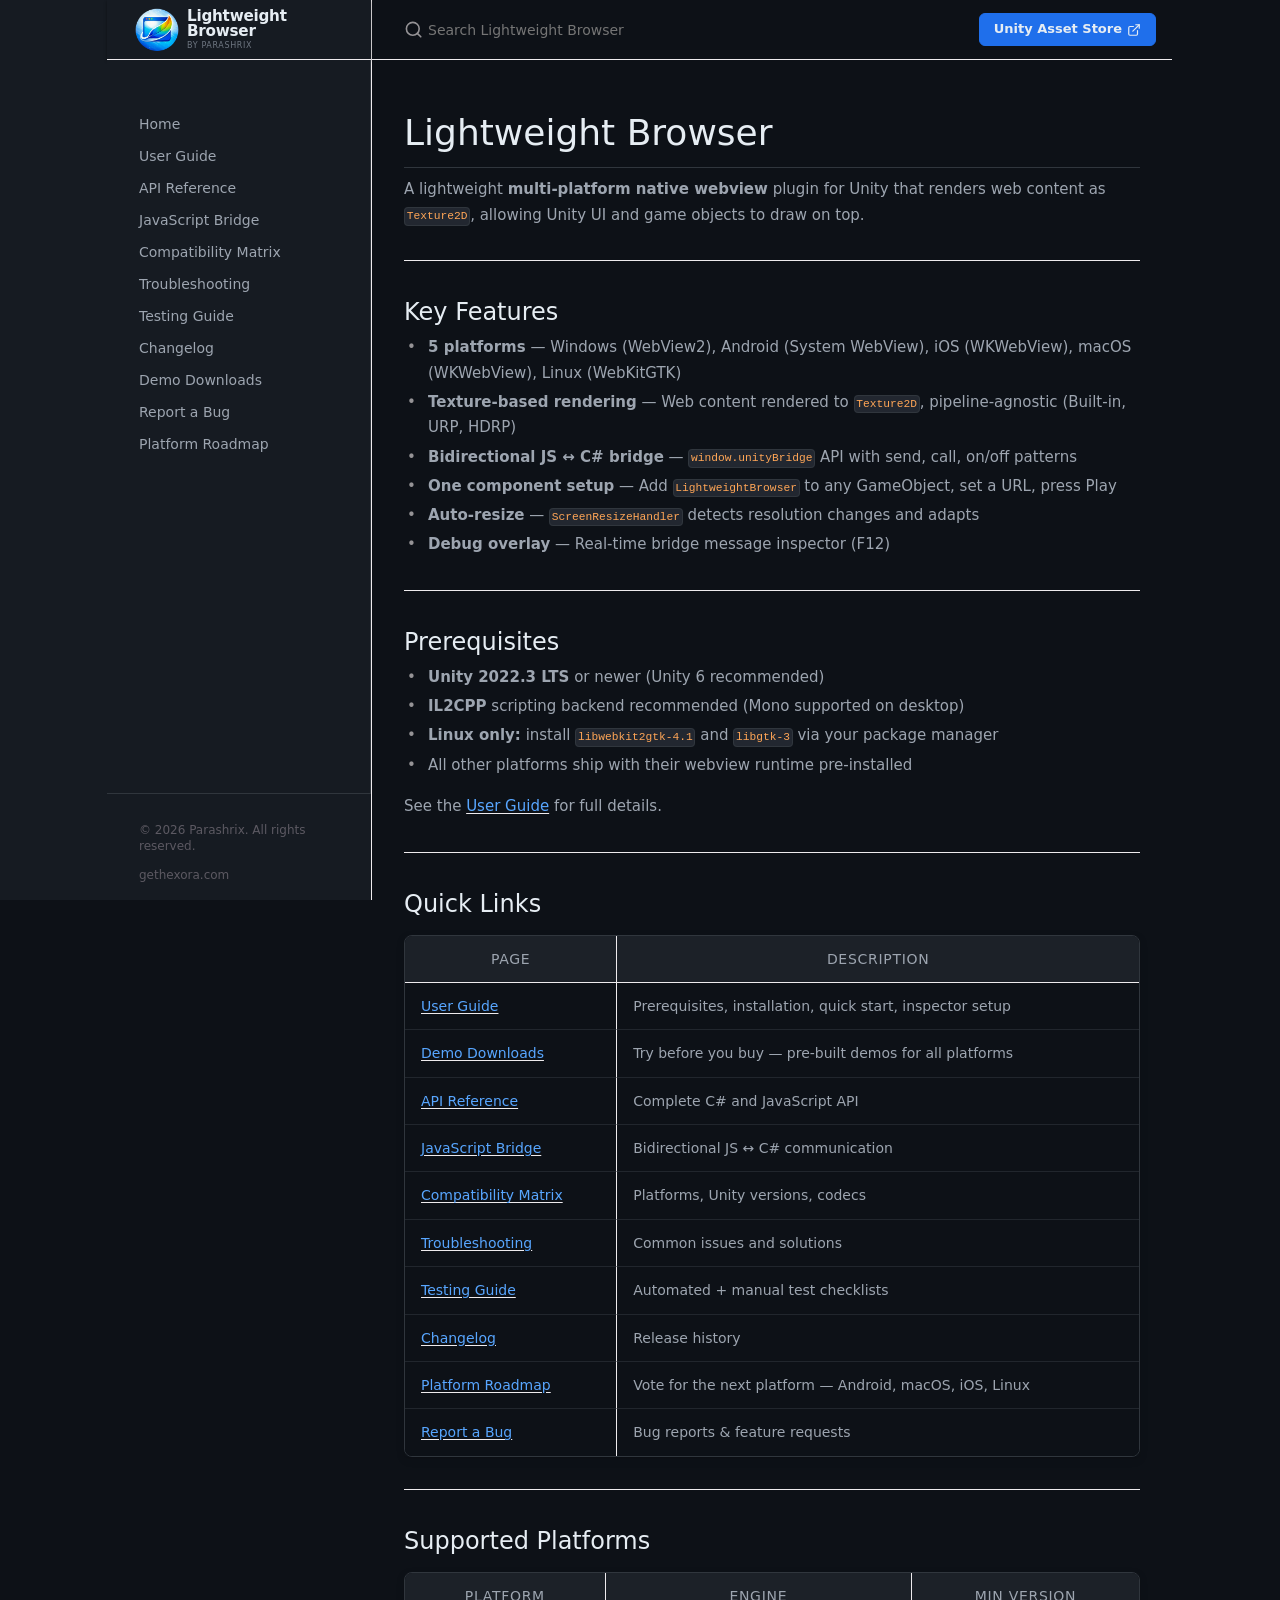
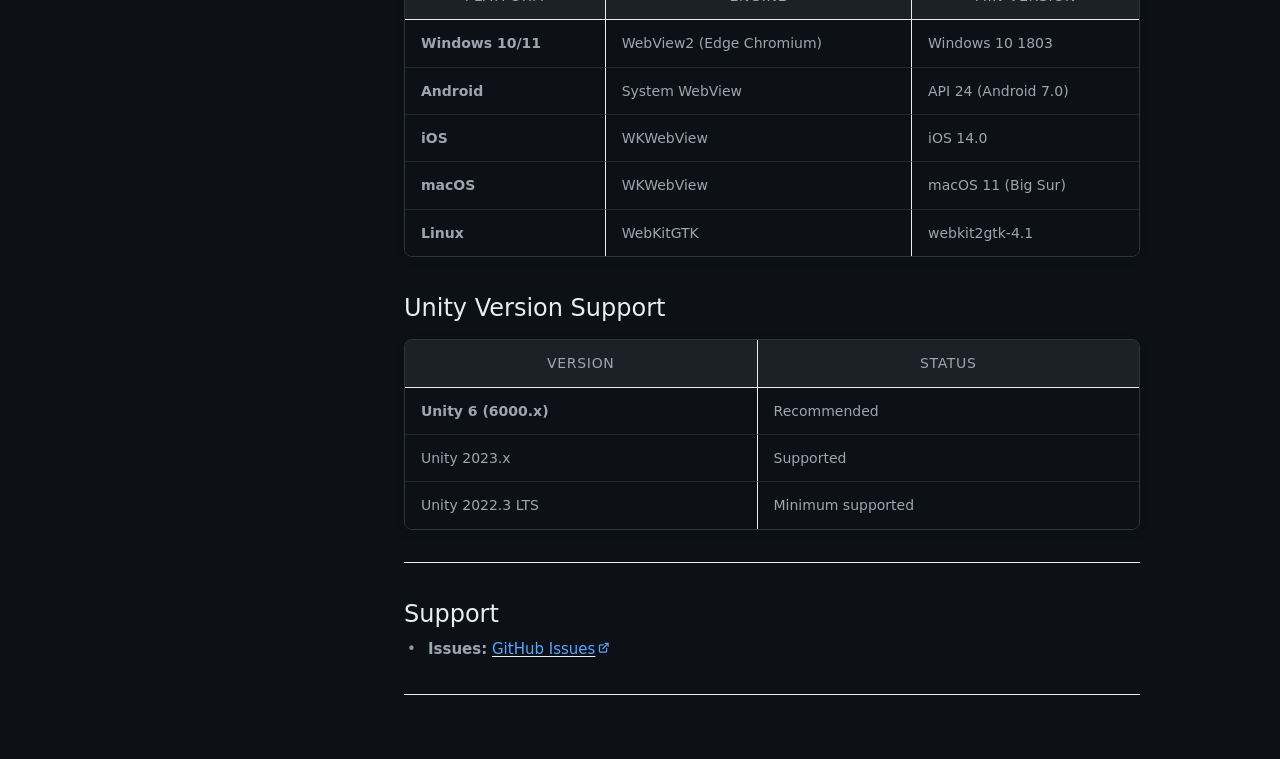
<file: index.html>
<!DOCTYPE html> <html lang="en-US"> <head> <meta charset="UTF-8"> <meta http-equiv="X-UA-Compatible" content="IE=Edge"> <link rel="stylesheet" href="/assets/css/just-the-docs-default.css"> <link rel="stylesheet" href="/assets/css/just-the-docs-head-nav.css" id="jtd-head-nav-stylesheet"> <style id="jtd-nav-activation"> .site-nav > ul.nav-list:first-child > li:not(:nth-child(1)) > a, .site-nav > ul.nav-list:first-child > li > ul > li a { background-image: none; } .site-nav > ul.nav-list:not(:first-child) a, .site-nav li.external a { background-image: none; } .site-nav > ul.nav-list:first-child > li:nth-child(1) > a { font-weight: 600; text-decoration: none; }.site-nav > ul.nav-list:first-child > li:nth-child(1) > button svg { transform: rotate(-90deg); }.site-nav > ul.nav-list:first-child > li.nav-list-item:nth-child(1) > ul.nav-list { display: block; } </style> <script src="/assets/js/vendor/lunr.min.js"></script> <script src="/assets/js/just-the-docs.js"></script> <meta name="viewport" content="width=device-width, initial-scale=1"> <!-- Begin Jekyll SEO tag v2.8.0 --> <title>Home | Lightweight Browser</title> <meta name="generator" content="Jekyll v4.4.1" /> <meta property="og:title" content="Home" /> <meta name="author" content="Parashrix" /> <meta property="og:locale" content="en_US" /> <meta name="description" content="Lightweight Browser — a multi-platform native webview plugin for Unity. Render web content to Texture2D on Windows, Android, iOS, macOS and Linux." /> <meta property="og:description" content="Lightweight Browser — a multi-platform native webview plugin for Unity. Render web content to Texture2D on Windows, Android, iOS, macOS and Linux." /> <link rel="canonical" href="https://lwb-docs.gethexora.com/" /> <meta property="og:url" content="https://lwb-docs.gethexora.com/" /> <meta property="og:site_name" content="Lightweight Browser" /> <meta property="og:image" content="https://lwb-docs.gethexora.com/assets/images/lwb-logo.png" /> <meta property="og:type" content="website" /> <meta name="twitter:card" content="summary" /> <meta property="twitter:image" content="https://lwb-docs.gethexora.com/assets/images/lwb-logo.png" /> <meta property="twitter:title" content="Home" /> <meta name="twitter:site" content="@" /> <meta name="twitter:creator" content="@Parashrix" /> <script type="application/ld+json"> {"@context":"https://schema.org","@type":"WebSite","author":{"@type":"Person","name":"Parashrix"},"dateModified":"2026-03-24T00:00:00+00:00","description":"Lightweight Browser — a multi-platform native webview plugin for Unity. Render web content to Texture2D on Windows, Android, iOS, macOS and Linux.","headline":"Home","image":"https://lwb-docs.gethexora.com/assets/images/lwb-logo.png","name":"Parashrix","publisher":{"@type":"Organization","logo":{"@type":"ImageObject","url":"https://lwb-docs.gethexora.com/assets/images/lwb-logo.png"},"name":"Parashrix"},"sameAs":["https://github.com/Parashrix","https://gethexora.com"],"url":"https://lwb-docs.gethexora.com/"}</script> <!-- End Jekyll SEO tag --> <!-- Favicon --> <link rel="icon" type="image/png" sizes="32x32" href="/assets/images/lwb-logo.png"> <link rel="apple-touch-icon" href="/assets/images/lwb-logo.png"> <!-- Open Graph enhancements --> <meta property="og:image:width" content="1200"> <meta property="og:image:height" content="630"> <meta property="og:image:alt" content="Lightweight Browser — Unity Webview Plugin by Parashrix"> <!-- Structured data: SoftwareApplication --> <script type="application/ld+json"> { "@context": "https://schema.org", "@type": "SoftwareApplication", "name": "Lightweight Browser", "applicationCategory": "DeveloperApplication", "operatingSystem": "Windows, macOS, Linux, Android, iOS", "description": "A multi-platform native webview plugin for Unity that renders web content to Texture2D.", "url": "https://lwb-docs.gethexora.com", "author": { "@type": "Organization", "name": "Parashrix", "url": "https://gethexora.com" }, "offers": { "@type": "Offer", "url": "https://assetstore.unity.com/publishers/parashrix", "priceCurrency": "USD", "availability": "https://schema.org/InStock" }, "softwareRequirements": "Unity 2022.3 LTS or newer" } </script> <!-- Back-to-top scroll behaviour --> <script> document.addEventListener('DOMContentLoaded', function() { var btn = document.getElementById('back-to-top'); if (!btn) return; window.addEventListener('scroll', function() { if (window.scrollY > 300) { btn.style.opacity = '1'; btn.style.pointerEvents = 'auto'; } else { btn.style.opacity = '0'; btn.style.pointerEvents = 'none'; } }); }); </script> </head> <body> <a class="skip-to-main" href="#main-content">Skip to main content</a> <svg xmlns="http://www.w3.org/2000/svg" class="d-none"> <symbol id="svg-link" viewBox="0 0 24 24"> <title>Link</title> <svg xmlns="http://www.w3.org/2000/svg" width="24" height="24" viewBox="0 0 24 24" fill="none" stroke="currentColor" stroke-width="2" stroke-linecap="round" stroke-linejoin="round" class="feather feather-link"> <path d="M10 13a5 5 0 0 0 7.54.54l3-3a5 5 0 0 0-7.07-7.07l-1.72 1.71"></path><path d="M14 11a5 5 0 0 0-7.54-.54l-3 3a5 5 0 0 0 7.07 7.07l1.71-1.71"></path> </svg> </symbol> <symbol id="svg-menu" viewBox="0 0 24 24"> <title>Menu</title> <svg xmlns="http://www.w3.org/2000/svg" width="24" height="24" viewBox="0 0 24 24" fill="none" stroke="currentColor" stroke-width="2" stroke-linecap="round" stroke-linejoin="round" class="feather feather-menu"> <line x1="3" y1="12" x2="21" y2="12"></line><line x1="3" y1="6" x2="21" y2="6"></line><line x1="3" y1="18" x2="21" y2="18"></line> </svg> </symbol> <symbol id="svg-arrow-right" viewBox="0 0 24 24"> <title>Expand</title> <svg xmlns="http://www.w3.org/2000/svg" width="24" height="24" viewBox="0 0 24 24" fill="none" stroke="currentColor" stroke-width="2" stroke-linecap="round" stroke-linejoin="round" class="feather feather-chevron-right"> <polyline points="9 18 15 12 9 6"></polyline> </svg> </symbol> <!-- Feather. MIT License: https://github.com/feathericons/feather/blob/master/LICENSE --> <symbol id="svg-external-link" width="24" height="24" viewBox="0 0 24 24" fill="none" stroke="currentColor" stroke-width="2" stroke-linecap="round" stroke-linejoin="round" class="feather feather-external-link"> <title id="svg-external-link-title">(external link)</title> <path d="M18 13v6a2 2 0 0 1-2 2H5a2 2 0 0 1-2-2V8a2 2 0 0 1 2-2h6"></path><polyline points="15 3 21 3 21 9"></polyline><line x1="10" y1="14" x2="21" y2="3"></line> </symbol> <symbol id="svg-doc" viewBox="0 0 24 24"> <title>Document</title> <svg xmlns="http://www.w3.org/2000/svg" width="24" height="24" viewBox="0 0 24 24" fill="none" stroke="currentColor" stroke-width="2" stroke-linecap="round" stroke-linejoin="round" class="feather feather-file"> <path d="M13 2H6a2 2 0 0 0-2 2v16a2 2 0 0 0 2 2h12a2 2 0 0 0 2-2V9z"></path><polyline points="13 2 13 9 20 9"></polyline> </svg> </symbol> <symbol id="svg-search" viewBox="0 0 24 24"> <title>Search</title> <svg xmlns="http://www.w3.org/2000/svg" width="24" height="24" viewBox="0 0 24 24" fill="none" stroke="currentColor" stroke-width="2" stroke-linecap="round" stroke-linejoin="round" class="feather feather-search"> <circle cx="11" cy="11" r="8"></circle><line x1="21" y1="21" x2="16.65" y2="16.65"></line> </svg> </symbol> <!-- Bootstrap Icons. MIT License: https://github.com/twbs/icons/blob/main/LICENSE.md --> <symbol id="svg-copy" viewBox="0 0 16 16"> <title>Copy</title> <svg xmlns="http://www.w3.org/2000/svg" width="16" height="16" fill="currentColor" class="bi bi-clipboard" viewBox="0 0 16 16"> <path d="M4 1.5H3a2 2 0 0 0-2 2V14a2 2 0 0 0 2 2h10a2 2 0 0 0 2-2V3.5a2 2 0 0 0-2-2h-1v1h1a1 1 0 0 1 1 1V14a1 1 0 0 1-1 1H3a1 1 0 0 1-1-1V3.5a1 1 0 0 1 1-1h1v-1z"/> <path d="M9.5 1a.5.5 0 0 1 .5.5v1a.5.5 0 0 1-.5.5h-3a.5.5 0 0 1-.5-.5v-1a.5.5 0 0 1 .5-.5h3zm-3-1A1.5 1.5 0 0 0 5 1.5v1A1.5 1.5 0 0 0 6.5 4h3A1.5 1.5 0 0 0 11 2.5v-1A1.5 1.5 0 0 0 9.5 0h-3z"/> </svg> </symbol> <symbol id="svg-copied" viewBox="0 0 16 16"> <title>Copied</title> <svg xmlns="http://www.w3.org/2000/svg" width="16" height="16" fill="currentColor" class="bi bi-clipboard-check-fill" viewBox="0 0 16 16"> <path d="M6.5 0A1.5 1.5 0 0 0 5 1.5v1A1.5 1.5 0 0 0 6.5 4h3A1.5 1.5 0 0 0 11 2.5v-1A1.5 1.5 0 0 0 9.5 0h-3Zm3 1a.5.5 0 0 1 .5.5v1a.5.5 0 0 1-.5.5h-3a.5.5 0 0 1-.5-.5v-1a.5.5 0 0 1 .5-.5h3Z"/> <path d="M4 1.5H3a2 2 0 0 0-2 2V14a2 2 0 0 0 2 2h10a2 2 0 0 0 2-2V3.5a2 2 0 0 0-2-2h-1v1A2.5 2.5 0 0 1 9.5 5h-3A2.5 2.5 0 0 1 4 2.5v-1Zm6.854 7.354-3 3a.5.5 0 0 1-.708 0l-1.5-1.5a.5.5 0 0 1 .708-.708L7.5 10.793l2.646-2.647a.5.5 0 0 1 .708.708Z"/> </svg> </symbol> </svg> <header class="side-bar"> <div class="site-header"> <a href="/" class="site-title lh-tight"><div class="site-brand"> <img src="/assets/images/lwb-logo.png" alt="" class="site-logo-img" /> <div class="site-brand-text"> <span class="site-brand-name">Lightweight Browser</span> <span class="site-brand-tagline">by Parashrix</span> </div> </div> </a> <button id="menu-button" class="site-button btn-reset" aria-label="Menu" aria-expanded="false"> <svg viewBox="0 0 24 24" class="icon" aria-hidden="true"><use xlink:href="#svg-menu"></use></svg> </button> </div> <nav aria-label="Main" id="site-nav" class="site-nav"> <ul class="nav-list"><li class="nav-list-item"><a href="/" class="nav-list-link">Home</a></li><li class="nav-list-item"><a href="/user-guide/" class="nav-list-link">User Guide</a></li><li class="nav-list-item"><a href="/api-reference/" class="nav-list-link">API Reference</a></li><li class="nav-list-item"><a href="/js-bridge-guide/" class="nav-list-link">JavaScript Bridge</a></li><li class="nav-list-item"><a href="/compatibility/" class="nav-list-link">Compatibility Matrix</a></li><li class="nav-list-item"><a href="/troubleshooting/" class="nav-list-link">Troubleshooting</a></li><li class="nav-list-item"><a href="/testing-guide/" class="nav-list-link">Testing Guide</a></li><li class="nav-list-item"><a href="/changelog/" class="nav-list-link">Changelog</a></li><li class="nav-list-item"><a href="/demo/" class="nav-list-link">Demo Downloads</a></li><li class="nav-list-item"><a href="/report-bug/" class="nav-list-link">Report a Bug</a></li><li class="nav-list-item"><a href="/roadmap/" class="nav-list-link">Platform Roadmap</a></li></ul> </nav> <div class="d-md-block d-none site-footer"> <p class="text-small text-grey-dk-100 mb-0">&copy; 2026 Parashrix. All rights reserved.</p> <p class="text-small text-grey-dk-100 mb-0"><a href="https://gethexora.com" style="color: inherit; text-decoration: none;">gethexora.com</a></p> </div> </header> <div class="main" id="top"> <div id="main-header" class="main-header"> <div class="search" role="search"> <div class="search-input-wrap"> <input type="text" id="search-input" class="search-input" tabindex="0" placeholder="Search Lightweight Browser" autocomplete="off"> <label for="search-input" class="search-label"> <span class="sr-only">Search Lightweight Browser</span> <svg viewBox="0 0 24 24" class="search-icon" aria-hidden="true"><use xlink:href="#svg-search"></use></svg> </label> </div> <div id="search-results" class="search-results"></div> </div> <nav aria-label="Auxiliary" class="aux-nav"> <ul class="aux-nav-list"> <li class="aux-nav-list-item"> <a href="https://assetstore.unity.com/publishers/parashrix" target="_blank" rel="noopener noreferrer" > Unity Asset Store <svg viewBox="0 0 24 24" aria-labelledby="svg-external-link-title"><use xlink:href="#svg-external-link"></use></svg> </a> </li> </ul> </nav> </div> <div class="main-content-wrap"> <div id="main-content" class="main-content"> <main> <h1 id="lightweight-browser"> <a href="#lightweight-browser" class="anchor-heading" aria-labelledby="lightweight-browser"><svg viewBox="0 0 16 16" aria-hidden="true"><use xlink:href="#svg-link"></use></svg></a> Lightweight Browser </h1> <p>A lightweight <strong>multi-platform native webview</strong> plugin for Unity that renders web content as <code class="language-plaintext highlighter-rouge">Texture2D</code>, allowing Unity UI and game objects to draw on top.</p><hr /> <h2 id="key-features"> <a href="#key-features" class="anchor-heading" aria-labelledby="key-features"><svg viewBox="0 0 16 16" aria-hidden="true"><use xlink:href="#svg-link"></use></svg></a> Key Features </h2> <ul> <li><strong>5 platforms</strong> — Windows (WebView2), Android (System WebView), iOS (WKWebView), macOS (WKWebView), Linux (WebKitGTK)</li> <li><strong>Texture-based rendering</strong> — Web content rendered to <code class="language-plaintext highlighter-rouge">Texture2D</code>, pipeline-agnostic (Built-in, URP, HDRP)</li> <li><strong>Bidirectional JS ↔ C# bridge</strong> — <code class="language-plaintext highlighter-rouge">window.unityBridge</code> API with send, call, on/off patterns</li> <li><strong>One component setup</strong> — Add <code class="language-plaintext highlighter-rouge">LightweightBrowser</code> to any GameObject, set a URL, press Play</li> <li><strong>Auto-resize</strong> — <code class="language-plaintext highlighter-rouge">ScreenResizeHandler</code> detects resolution changes and adapts</li> <li><strong>Debug overlay</strong> — Real-time bridge message inspector (F12)</li> </ul><hr /> <h2 id="prerequisites"> <a href="#prerequisites" class="anchor-heading" aria-labelledby="prerequisites"><svg viewBox="0 0 16 16" aria-hidden="true"><use xlink:href="#svg-link"></use></svg></a> Prerequisites </h2> <ul> <li><strong>Unity 2022.3 LTS</strong> or newer (Unity 6 recommended)</li> <li><strong>IL2CPP</strong> scripting backend recommended (Mono supported on desktop)</li> <li><strong>Linux only:</strong> install <code class="language-plaintext highlighter-rouge">libwebkit2gtk-4.1</code> and <code class="language-plaintext highlighter-rouge">libgtk-3</code> via your package manager</li> <li>All other platforms ship with their webview runtime pre-installed</li> </ul> <p>See the <a href="/user-guide/#prerequisites">User Guide</a> for full details.</p><hr /> <h2 id="quick-links"> <a href="#quick-links" class="anchor-heading" aria-labelledby="quick-links"><svg viewBox="0 0 16 16" aria-hidden="true"><use xlink:href="#svg-link"></use></svg></a> Quick Links </h2> <div class="table-wrapper"><table> <thead> <tr> <th>Page</th> <th>Description</th> </tr> </thead> <tbody> <tr> <td><a href="/user-guide/">User Guide</a></td> <td>Prerequisites, installation, quick start, inspector setup</td> </tr> <tr> <td><a href="/demo/">Demo Downloads</a></td> <td>Try before you buy — pre-built demos for all platforms</td> </tr> <tr> <td><a href="/api-reference/">API Reference</a></td> <td>Complete C# and JavaScript API</td> </tr> <tr> <td><a href="/js-bridge-guide/">JavaScript Bridge</a></td> <td>Bidirectional JS ↔ C# communication</td> </tr> <tr> <td><a href="/compatibility/">Compatibility Matrix</a></td> <td>Platforms, Unity versions, codecs</td> </tr> <tr> <td><a href="/troubleshooting/">Troubleshooting</a></td> <td>Common issues and solutions</td> </tr> <tr> <td><a href="/testing-guide/">Testing Guide</a></td> <td>Automated + manual test checklists</td> </tr> <tr> <td><a href="/changelog/">Changelog</a></td> <td>Release history</td> </tr> <tr> <td><a href="/roadmap/">Platform Roadmap</a></td> <td>Vote for the next platform — Android, macOS, iOS, Linux</td> </tr> <tr> <td><a href="/report-bug/">Report a Bug</a></td> <td>Bug reports &amp; feature requests</td> </tr> </tbody> </table></div><hr /> <h2 id="supported-platforms"> <a href="#supported-platforms" class="anchor-heading" aria-labelledby="supported-platforms"><svg viewBox="0 0 16 16" aria-hidden="true"><use xlink:href="#svg-link"></use></svg></a> Supported Platforms </h2> <div class="table-wrapper"><table> <thead> <tr> <th>Platform</th> <th>Engine</th> <th>Min Version</th> </tr> </thead> <tbody> <tr> <td><strong>Windows 10/11</strong></td> <td>WebView2 (Edge Chromium)</td> <td>Windows 10 1803</td> </tr> <tr> <td><strong>Android</strong></td> <td>System WebView</td> <td>API 24 (Android 7.0)</td> </tr> <tr> <td><strong>iOS</strong></td> <td>WKWebView</td> <td>iOS 14.0</td> </tr> <tr> <td><strong>macOS</strong></td> <td>WKWebView</td> <td>macOS 11 (Big Sur)</td> </tr> <tr> <td><strong>Linux</strong></td> <td>WebKitGTK</td> <td>webkit2gtk-4.1</td> </tr> </tbody> </table></div> <h2 id="unity-version-support"> <a href="#unity-version-support" class="anchor-heading" aria-labelledby="unity-version-support"><svg viewBox="0 0 16 16" aria-hidden="true"><use xlink:href="#svg-link"></use></svg></a> Unity Version Support </h2> <div class="table-wrapper"><table> <thead> <tr> <th>Version</th> <th>Status</th> </tr> </thead> <tbody> <tr> <td><strong>Unity 6 (6000.x)</strong></td> <td>Recommended</td> </tr> <tr> <td>Unity 2023.x</td> <td>Supported</td> </tr> <tr> <td>Unity 2022.3 LTS</td> <td>Minimum supported</td> </tr> </tbody> </table></div><hr /> <h2 id="support"> <a href="#support" class="anchor-heading" aria-labelledby="support"><svg viewBox="0 0 16 16" aria-hidden="true"><use xlink:href="#svg-link"></use></svg></a> Support </h2> <ul> <li><strong>Issues:</strong> <a href="https://github.com/Parashrix/lightweight-browser/issues">GitHub Issues</a></li> </ul> </main> <hr> <footer> <p><a href="#top" id="back-to-top">↑</a></p> <div class="d-md-none mt-4 fs-2"> <p class="text-small text-grey-dk-100 mb-0">&copy; 2026 Parashrix. All rights reserved.</p> <p class="text-small text-grey-dk-100 mb-0"><a href="https://gethexora.com" style="color: inherit; text-decoration: none;">gethexora.com</a></p> </div> </footer> </div> </div> <div class="search-overlay"></div> </div> </body> </html>
</file>
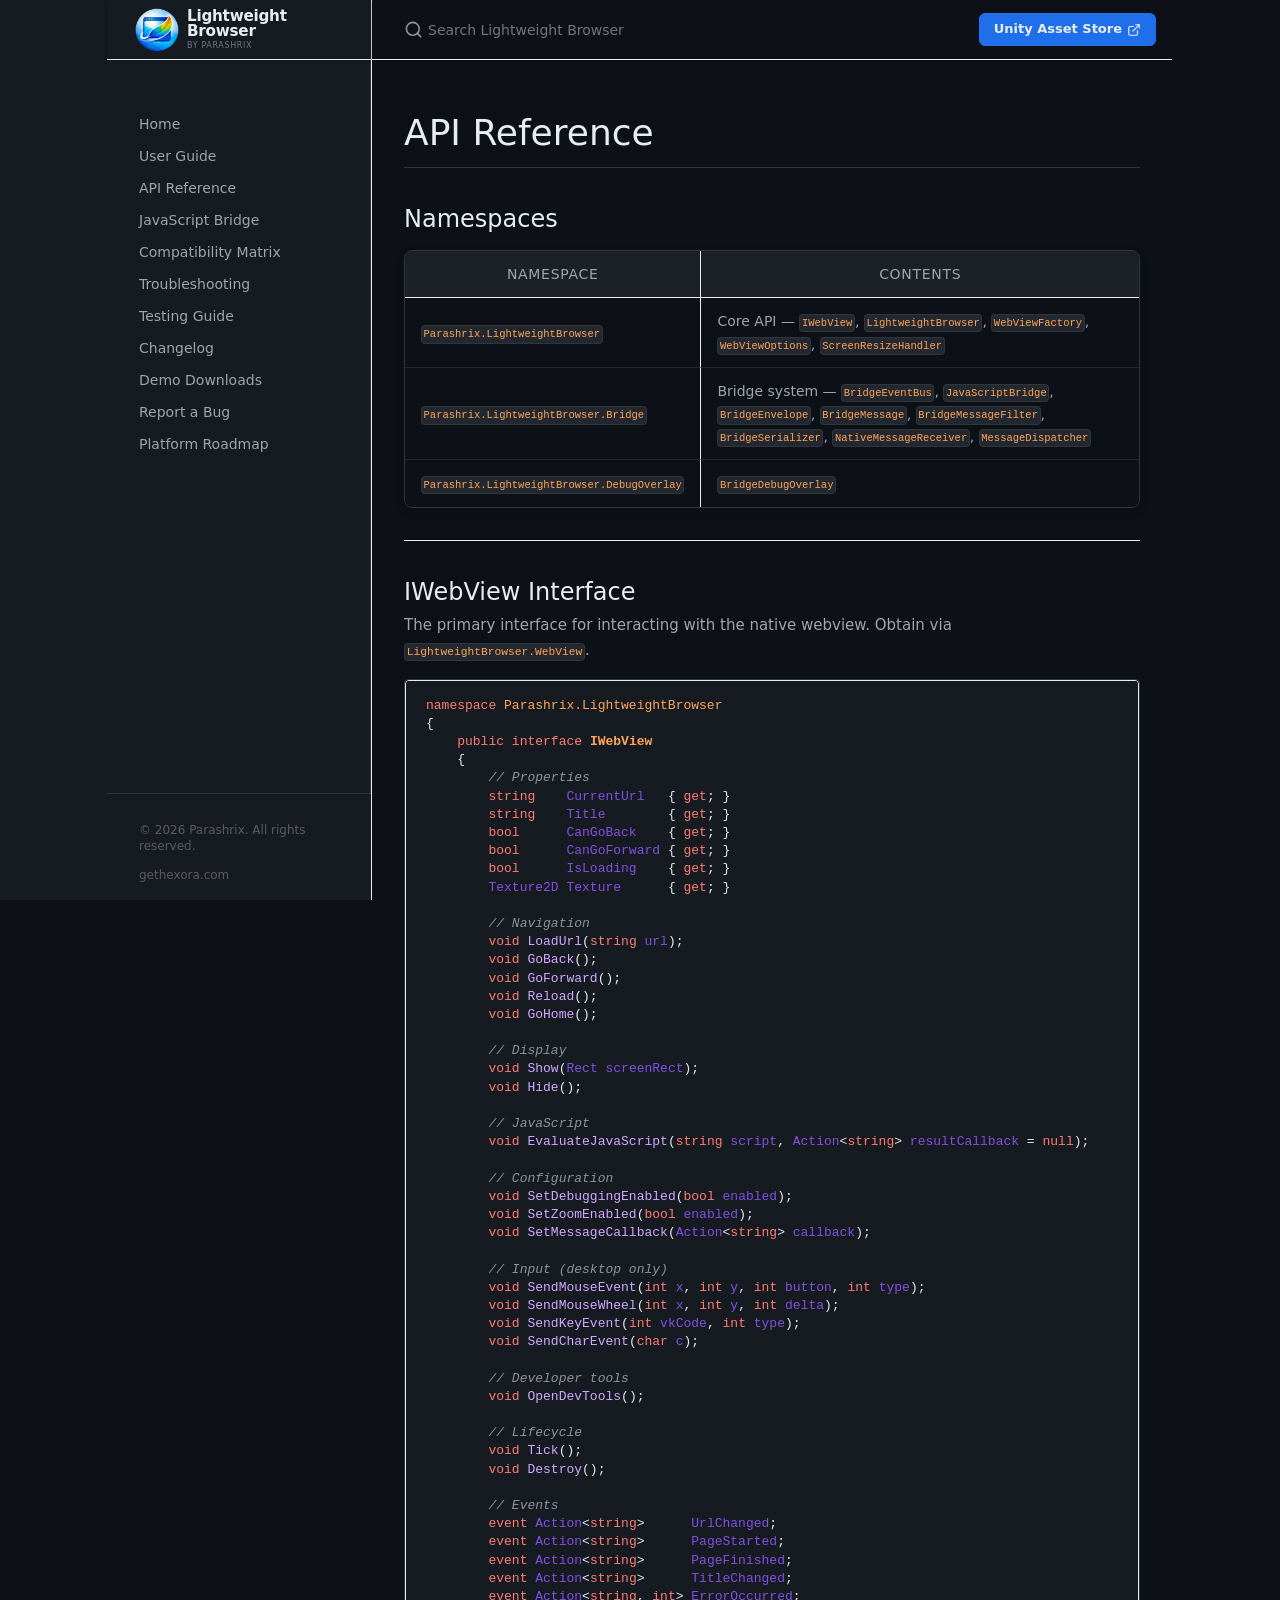
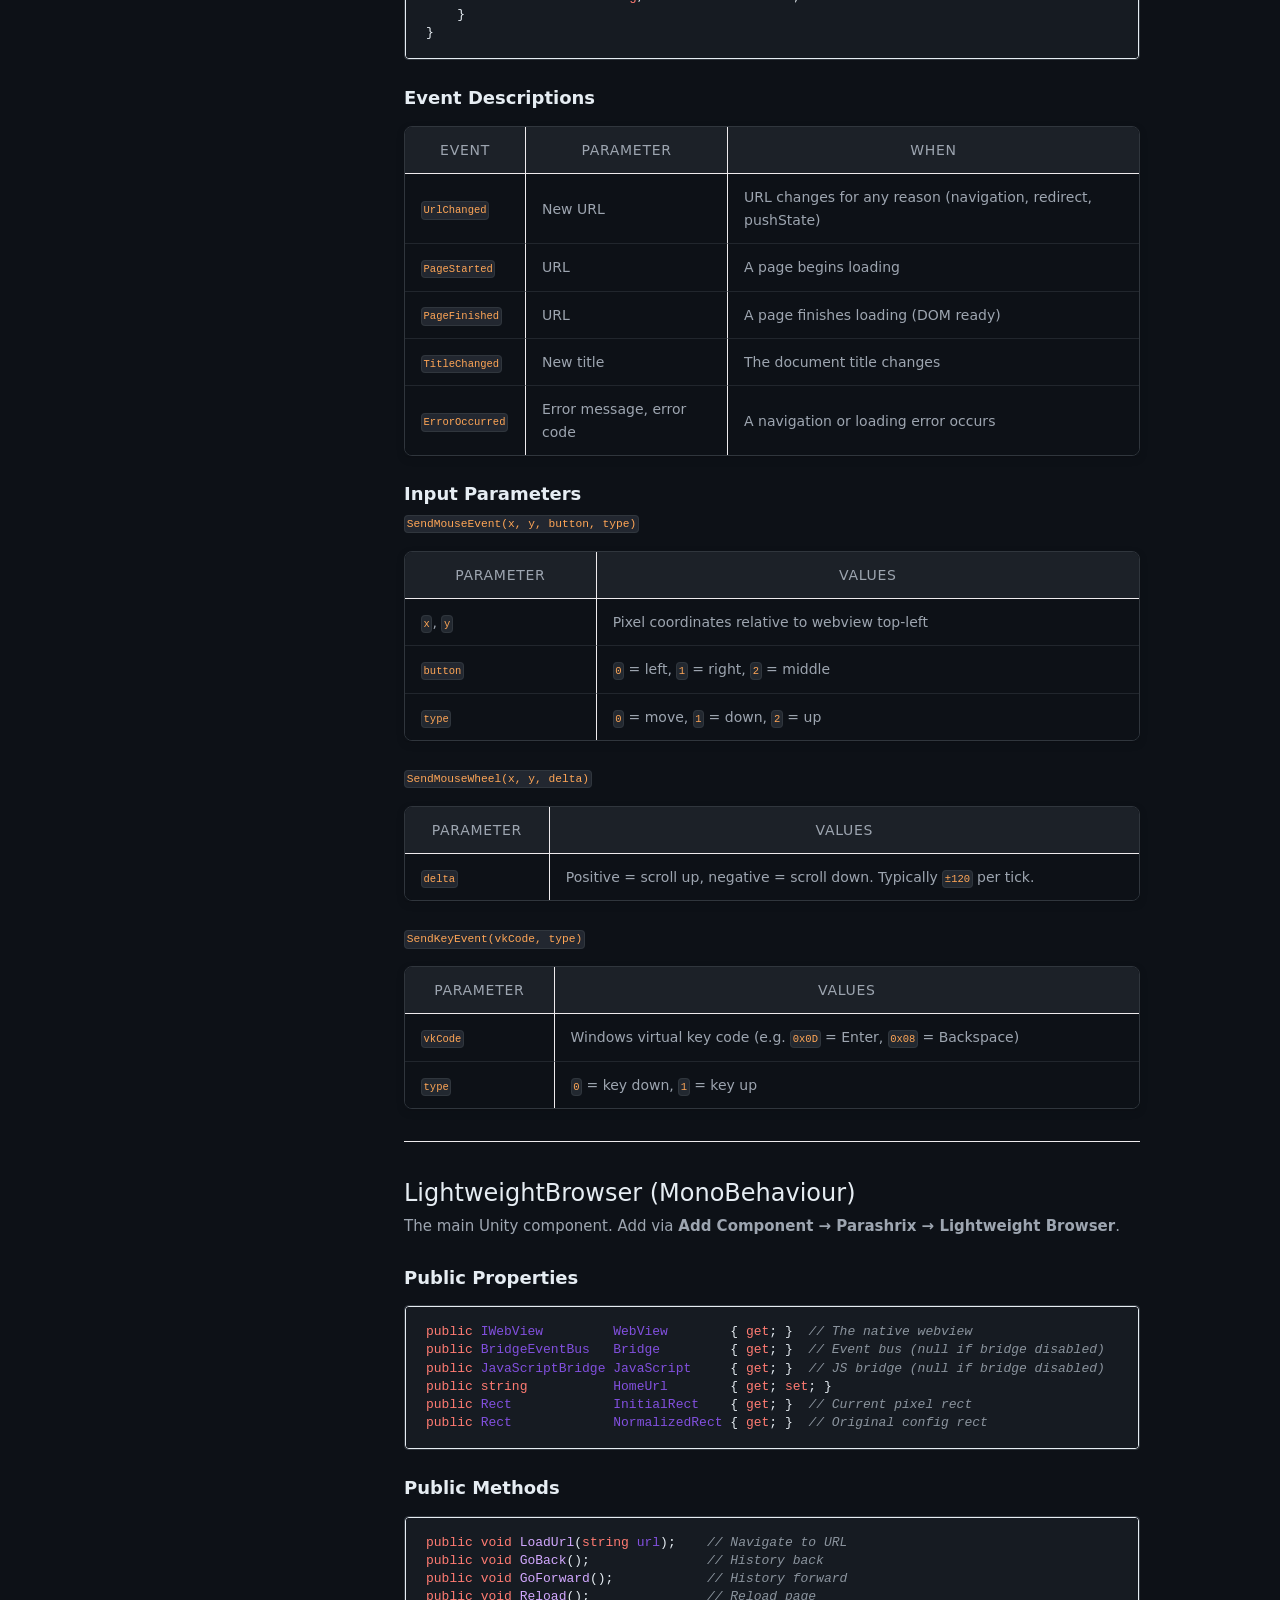
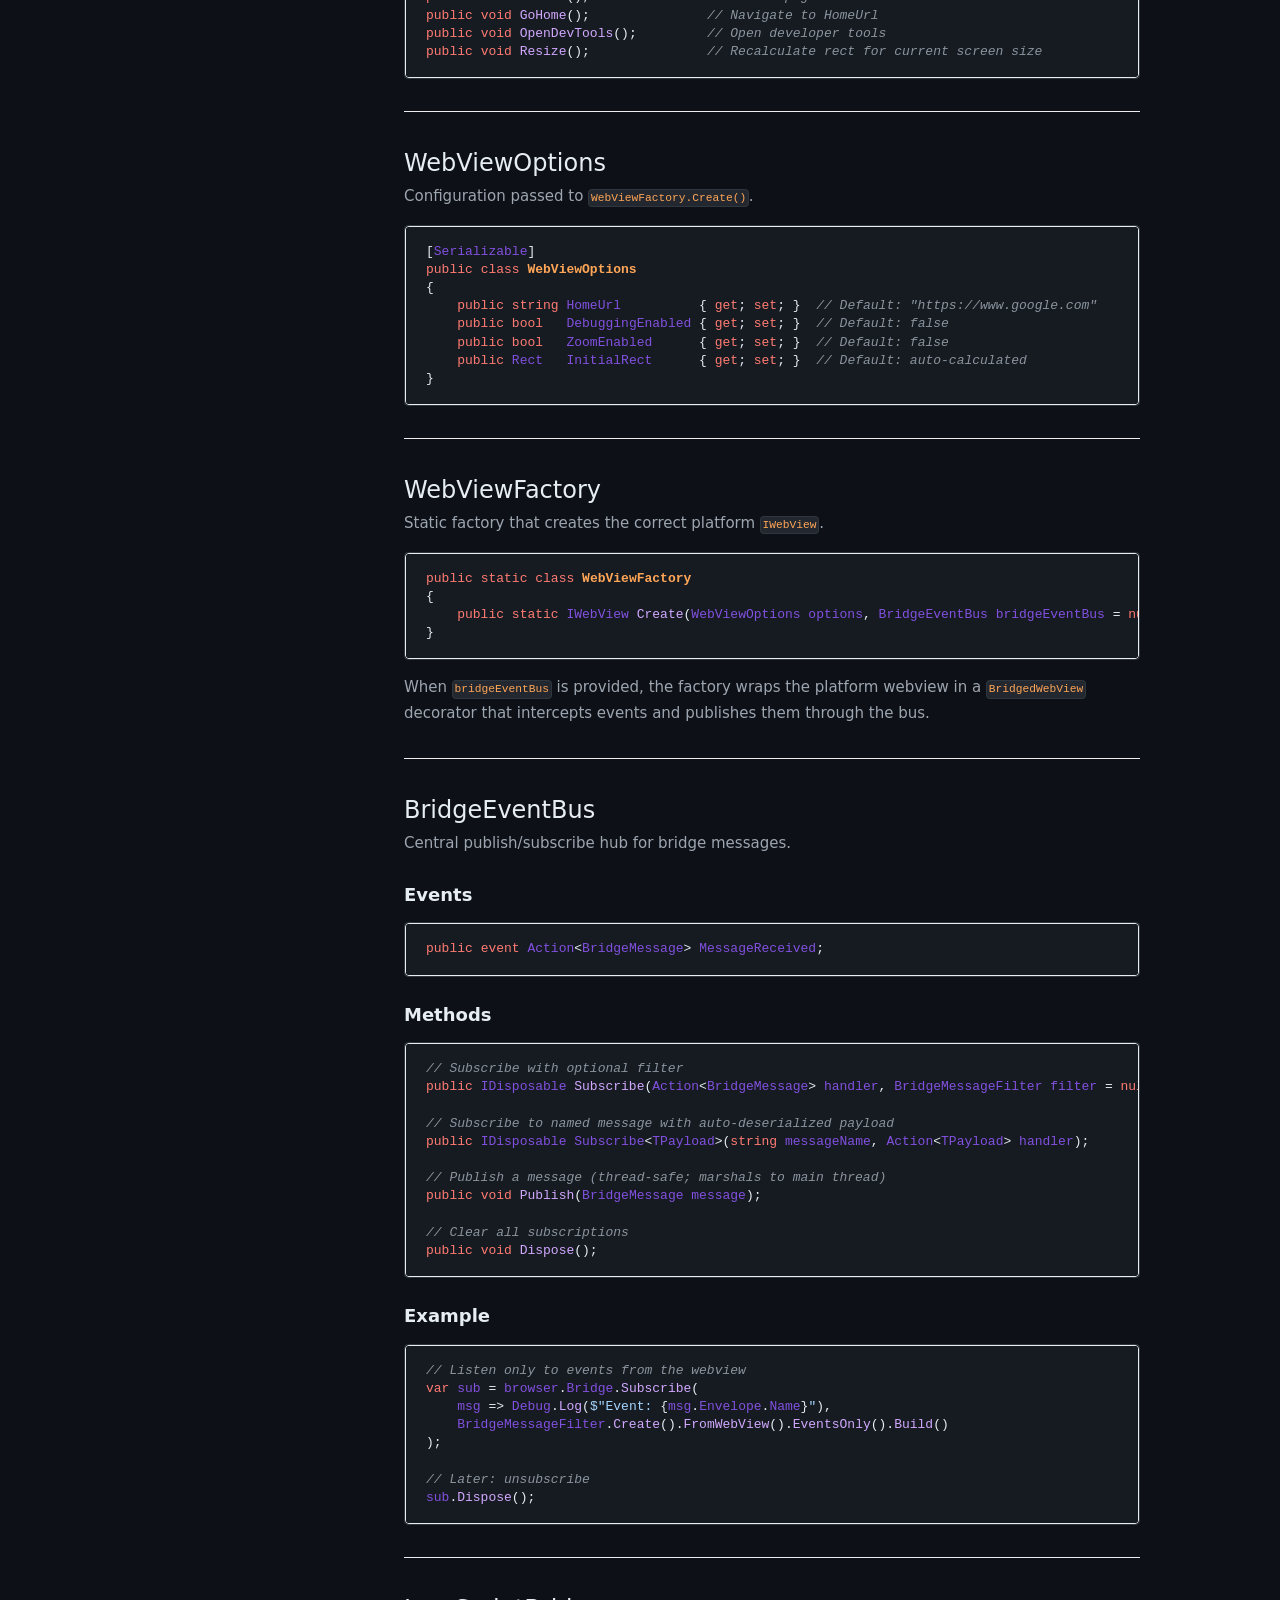
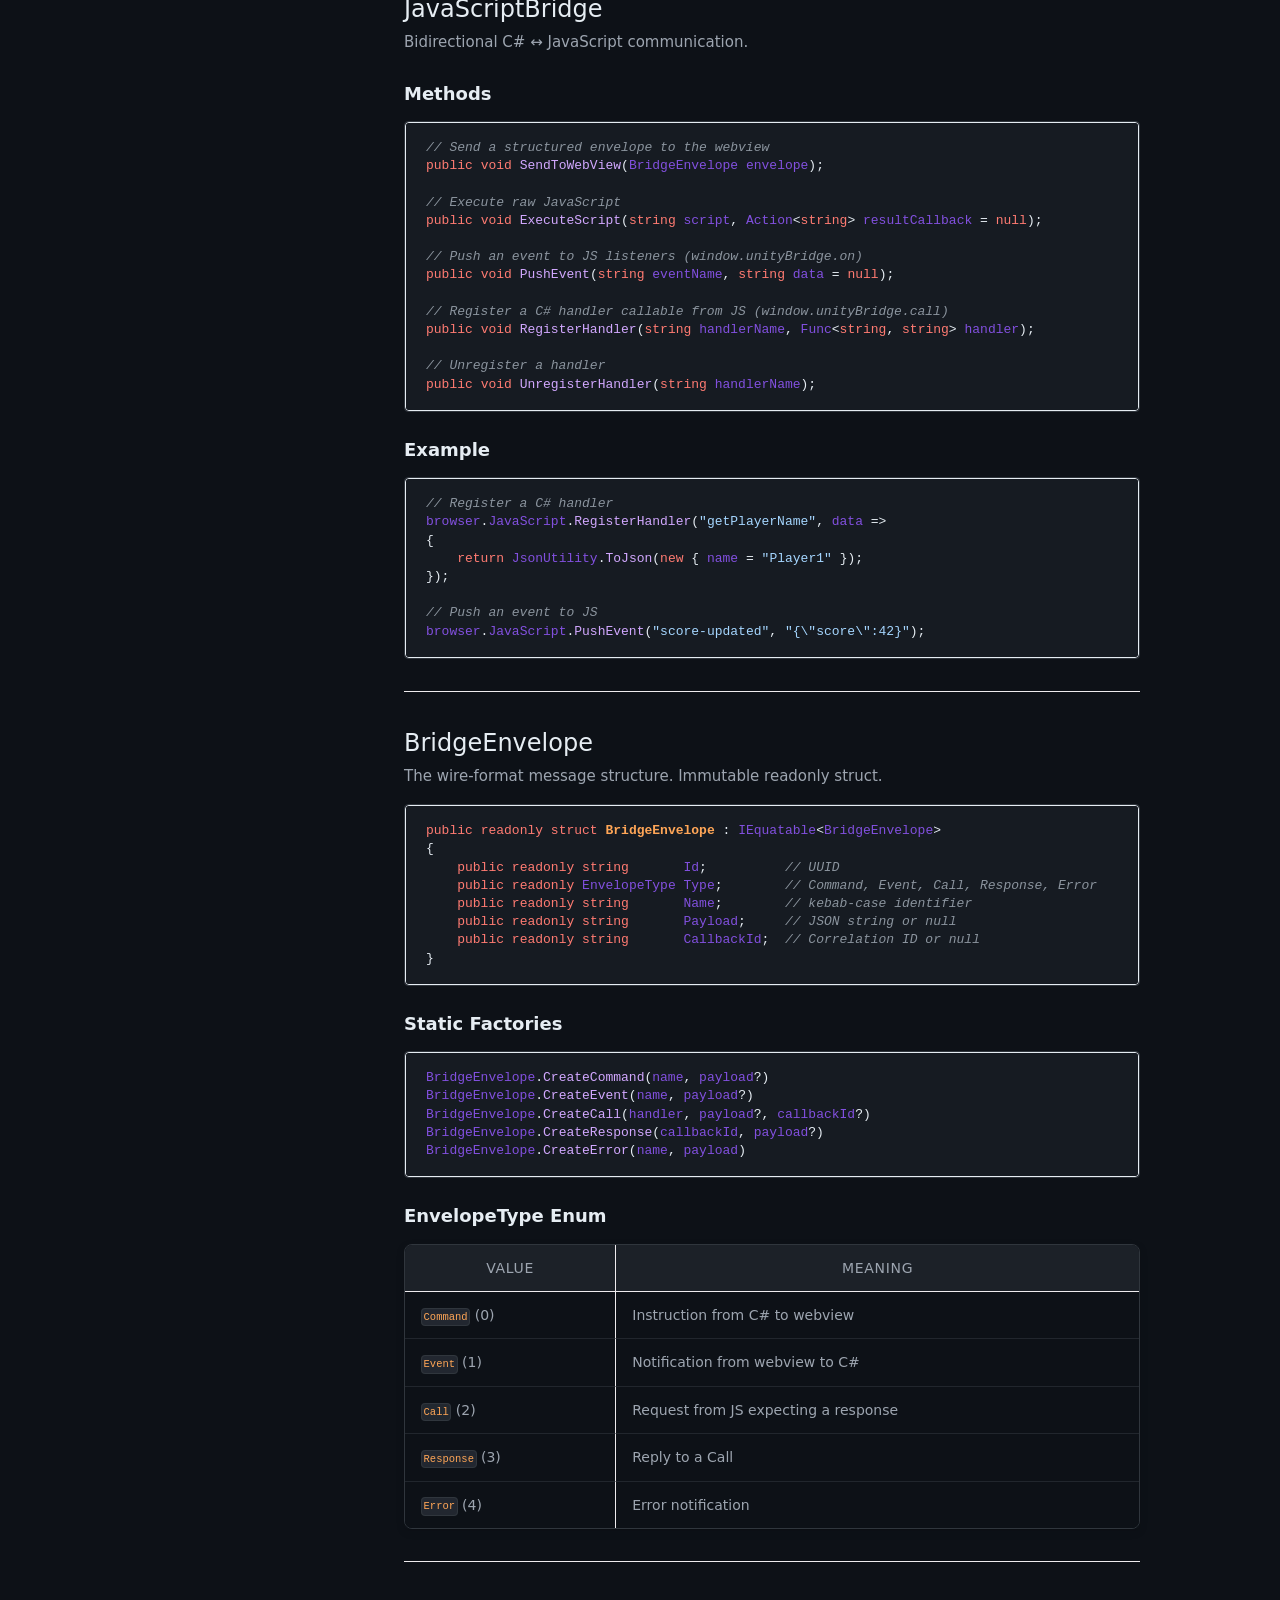
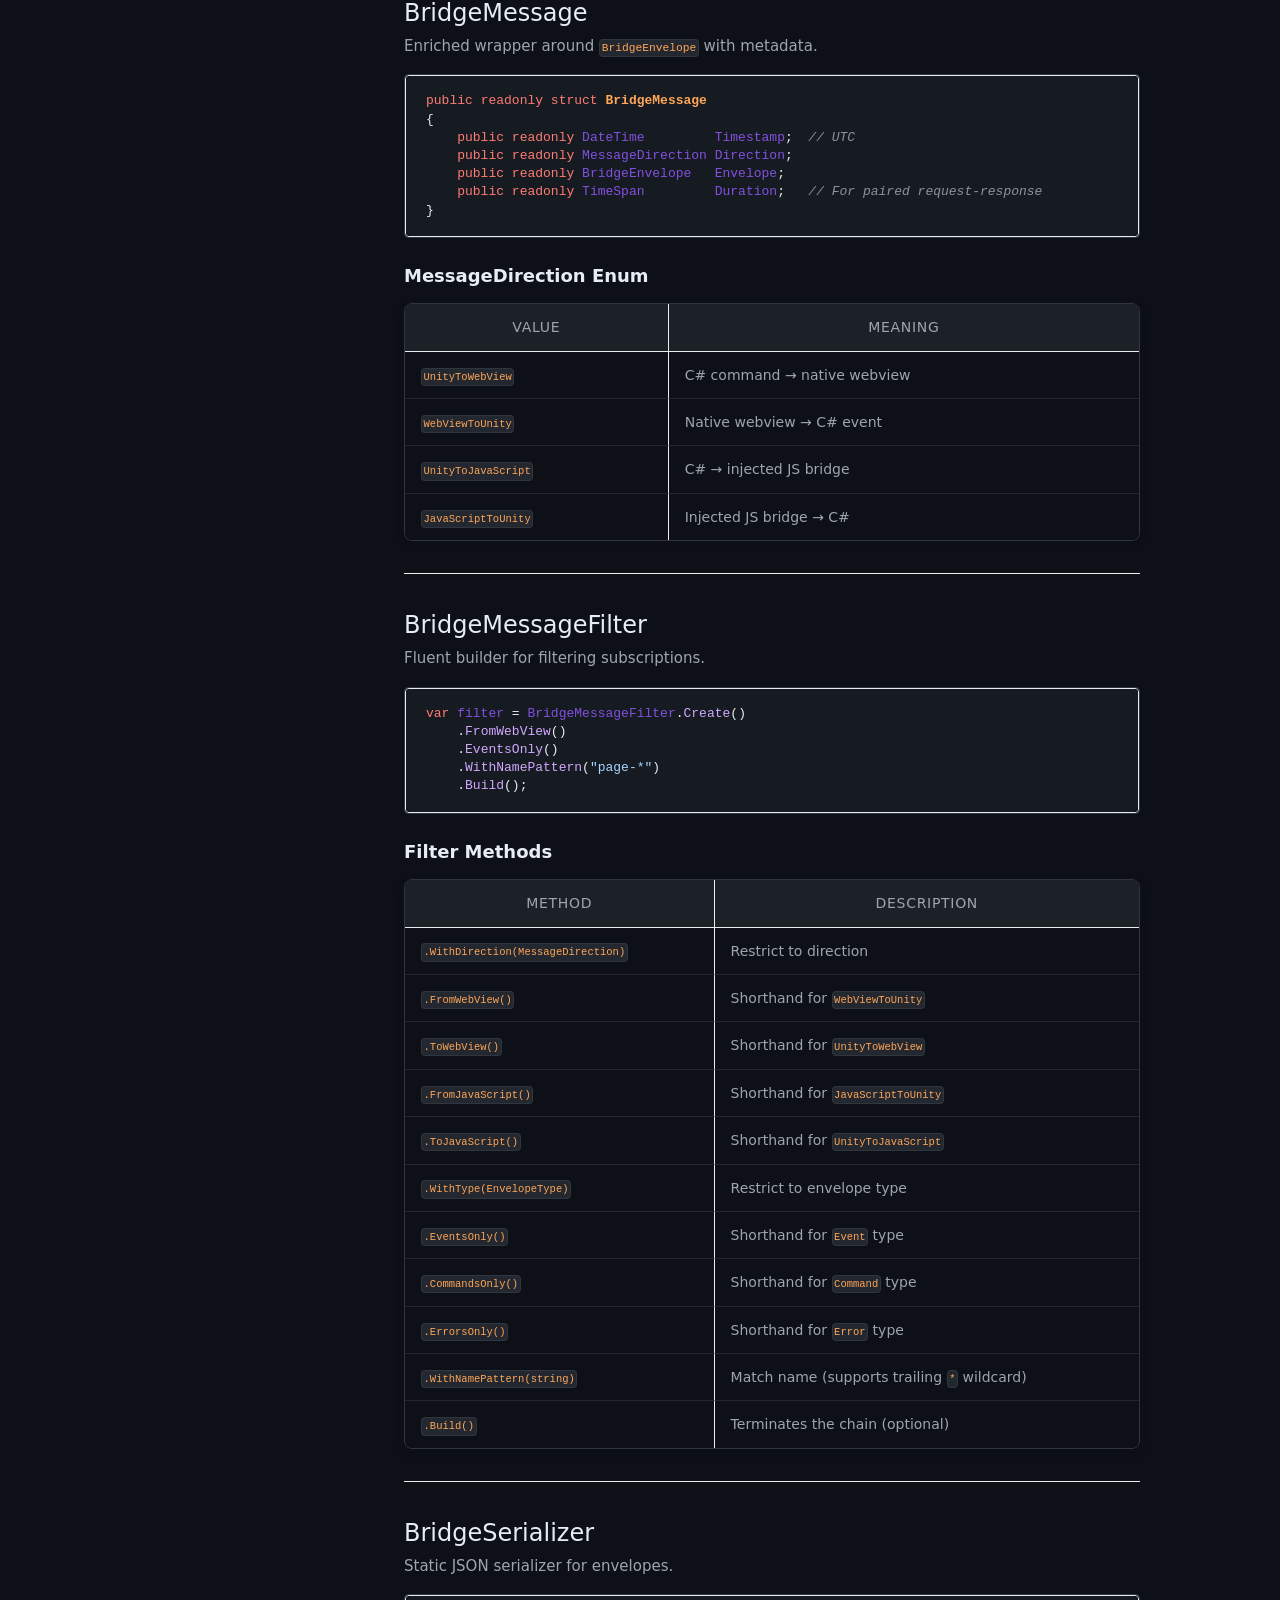
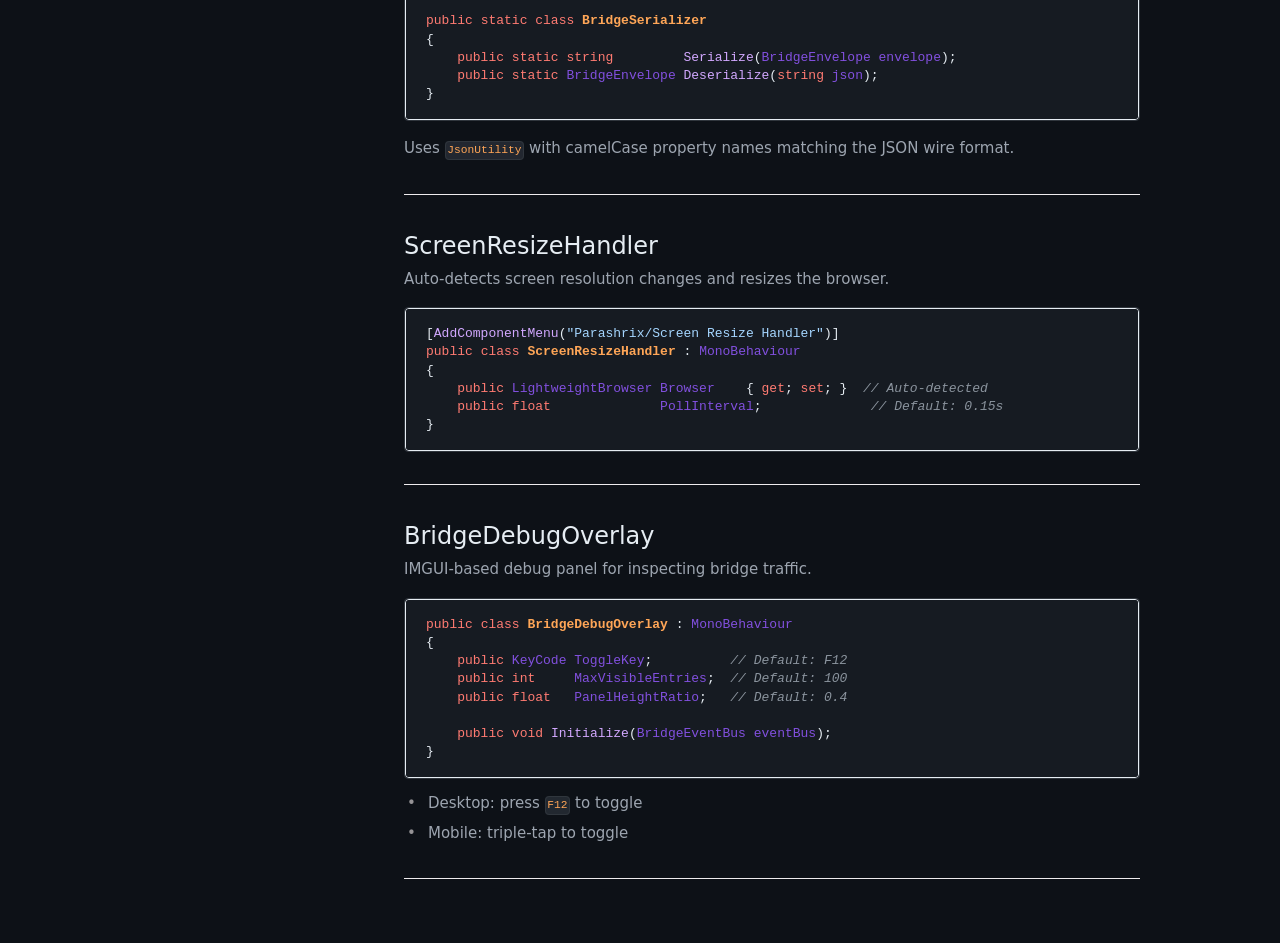
<file: api-reference/index.html>
<!DOCTYPE html> <html lang="en-US"> <head> <meta charset="UTF-8"> <meta http-equiv="X-UA-Compatible" content="IE=Edge"> <link rel="stylesheet" href="/assets/css/just-the-docs-default.css"> <link rel="stylesheet" href="/assets/css/just-the-docs-head-nav.css" id="jtd-head-nav-stylesheet"> <style id="jtd-nav-activation"> .site-nav > ul.nav-list:first-child > li:not(:nth-child(3)) > a, .site-nav > ul.nav-list:first-child > li > ul > li a { background-image: none; } .site-nav > ul.nav-list:not(:first-child) a, .site-nav li.external a { background-image: none; } .site-nav > ul.nav-list:first-child > li:nth-child(3) > a { font-weight: 600; text-decoration: none; }.site-nav > ul.nav-list:first-child > li:nth-child(3) > button svg { transform: rotate(-90deg); }.site-nav > ul.nav-list:first-child > li.nav-list-item:nth-child(3) > ul.nav-list { display: block; } </style> <script src="/assets/js/vendor/lunr.min.js"></script> <script src="/assets/js/just-the-docs.js"></script> <meta name="viewport" content="width=device-width, initial-scale=1"> <!-- Begin Jekyll SEO tag v2.8.0 --> <title>API Reference | Lightweight Browser</title> <meta name="generator" content="Jekyll v4.4.1" /> <meta property="og:title" content="API Reference" /> <meta name="author" content="Parashrix" /> <meta property="og:locale" content="en_US" /> <meta name="description" content="Complete C# and JavaScript API reference for the Lightweight Browser Unity plugin. LightweightBrowser, IWebView, WebViewOptions and more." /> <meta property="og:description" content="Complete C# and JavaScript API reference for the Lightweight Browser Unity plugin. LightweightBrowser, IWebView, WebViewOptions and more." /> <link rel="canonical" href="https://lwb-docs.gethexora.com/api-reference/" /> <meta property="og:url" content="https://lwb-docs.gethexora.com/api-reference/" /> <meta property="og:site_name" content="Lightweight Browser" /> <meta property="og:image" content="https://lwb-docs.gethexora.com/assets/images/lwb-logo.png" /> <meta property="og:type" content="website" /> <meta name="twitter:card" content="summary" /> <meta property="twitter:image" content="https://lwb-docs.gethexora.com/assets/images/lwb-logo.png" /> <meta property="twitter:title" content="API Reference" /> <meta name="twitter:site" content="@" /> <meta name="twitter:creator" content="@Parashrix" /> <script type="application/ld+json"> {"@context":"https://schema.org","@type":"WebPage","author":{"@type":"Person","name":"Parashrix"},"dateModified":"2026-03-24T00:00:00+00:00","description":"Complete C# and JavaScript API reference for the Lightweight Browser Unity plugin. LightweightBrowser, IWebView, WebViewOptions and more.","headline":"API Reference","image":"https://lwb-docs.gethexora.com/assets/images/lwb-logo.png","publisher":{"@type":"Organization","logo":{"@type":"ImageObject","url":"https://lwb-docs.gethexora.com/assets/images/lwb-logo.png"},"name":"Parashrix"},"url":"https://lwb-docs.gethexora.com/api-reference/"}</script> <!-- End Jekyll SEO tag --> <!-- Favicon --> <link rel="icon" type="image/png" sizes="32x32" href="/assets/images/lwb-logo.png"> <link rel="apple-touch-icon" href="/assets/images/lwb-logo.png"> <!-- Open Graph enhancements --> <meta property="og:image:width" content="1200"> <meta property="og:image:height" content="630"> <meta property="og:image:alt" content="Lightweight Browser — Unity Webview Plugin by Parashrix"> <!-- Structured data: SoftwareApplication --> <script type="application/ld+json"> { "@context": "https://schema.org", "@type": "SoftwareApplication", "name": "Lightweight Browser", "applicationCategory": "DeveloperApplication", "operatingSystem": "Windows, macOS, Linux, Android, iOS", "description": "A multi-platform native webview plugin for Unity that renders web content to Texture2D.", "url": "https://lwb-docs.gethexora.com", "author": { "@type": "Organization", "name": "Parashrix", "url": "https://gethexora.com" }, "offers": { "@type": "Offer", "url": "https://assetstore.unity.com/publishers/parashrix", "priceCurrency": "USD", "availability": "https://schema.org/InStock" }, "softwareRequirements": "Unity 2022.3 LTS or newer" } </script> <!-- Back-to-top scroll behaviour --> <script> document.addEventListener('DOMContentLoaded', function() { var btn = document.getElementById('back-to-top'); if (!btn) return; window.addEventListener('scroll', function() { if (window.scrollY > 300) { btn.style.opacity = '1'; btn.style.pointerEvents = 'auto'; } else { btn.style.opacity = '0'; btn.style.pointerEvents = 'none'; } }); }); </script> </head> <body> <a class="skip-to-main" href="#main-content">Skip to main content</a> <svg xmlns="http://www.w3.org/2000/svg" class="d-none"> <symbol id="svg-link" viewBox="0 0 24 24"> <title>Link</title> <svg xmlns="http://www.w3.org/2000/svg" width="24" height="24" viewBox="0 0 24 24" fill="none" stroke="currentColor" stroke-width="2" stroke-linecap="round" stroke-linejoin="round" class="feather feather-link"> <path d="M10 13a5 5 0 0 0 7.54.54l3-3a5 5 0 0 0-7.07-7.07l-1.72 1.71"></path><path d="M14 11a5 5 0 0 0-7.54-.54l-3 3a5 5 0 0 0 7.07 7.07l1.71-1.71"></path> </svg> </symbol> <symbol id="svg-menu" viewBox="0 0 24 24"> <title>Menu</title> <svg xmlns="http://www.w3.org/2000/svg" width="24" height="24" viewBox="0 0 24 24" fill="none" stroke="currentColor" stroke-width="2" stroke-linecap="round" stroke-linejoin="round" class="feather feather-menu"> <line x1="3" y1="12" x2="21" y2="12"></line><line x1="3" y1="6" x2="21" y2="6"></line><line x1="3" y1="18" x2="21" y2="18"></line> </svg> </symbol> <symbol id="svg-arrow-right" viewBox="0 0 24 24"> <title>Expand</title> <svg xmlns="http://www.w3.org/2000/svg" width="24" height="24" viewBox="0 0 24 24" fill="none" stroke="currentColor" stroke-width="2" stroke-linecap="round" stroke-linejoin="round" class="feather feather-chevron-right"> <polyline points="9 18 15 12 9 6"></polyline> </svg> </symbol> <!-- Feather. MIT License: https://github.com/feathericons/feather/blob/master/LICENSE --> <symbol id="svg-external-link" width="24" height="24" viewBox="0 0 24 24" fill="none" stroke="currentColor" stroke-width="2" stroke-linecap="round" stroke-linejoin="round" class="feather feather-external-link"> <title id="svg-external-link-title">(external link)</title> <path d="M18 13v6a2 2 0 0 1-2 2H5a2 2 0 0 1-2-2V8a2 2 0 0 1 2-2h6"></path><polyline points="15 3 21 3 21 9"></polyline><line x1="10" y1="14" x2="21" y2="3"></line> </symbol> <symbol id="svg-doc" viewBox="0 0 24 24"> <title>Document</title> <svg xmlns="http://www.w3.org/2000/svg" width="24" height="24" viewBox="0 0 24 24" fill="none" stroke="currentColor" stroke-width="2" stroke-linecap="round" stroke-linejoin="round" class="feather feather-file"> <path d="M13 2H6a2 2 0 0 0-2 2v16a2 2 0 0 0 2 2h12a2 2 0 0 0 2-2V9z"></path><polyline points="13 2 13 9 20 9"></polyline> </svg> </symbol> <symbol id="svg-search" viewBox="0 0 24 24"> <title>Search</title> <svg xmlns="http://www.w3.org/2000/svg" width="24" height="24" viewBox="0 0 24 24" fill="none" stroke="currentColor" stroke-width="2" stroke-linecap="round" stroke-linejoin="round" class="feather feather-search"> <circle cx="11" cy="11" r="8"></circle><line x1="21" y1="21" x2="16.65" y2="16.65"></line> </svg> </symbol> <!-- Bootstrap Icons. MIT License: https://github.com/twbs/icons/blob/main/LICENSE.md --> <symbol id="svg-copy" viewBox="0 0 16 16"> <title>Copy</title> <svg xmlns="http://www.w3.org/2000/svg" width="16" height="16" fill="currentColor" class="bi bi-clipboard" viewBox="0 0 16 16"> <path d="M4 1.5H3a2 2 0 0 0-2 2V14a2 2 0 0 0 2 2h10a2 2 0 0 0 2-2V3.5a2 2 0 0 0-2-2h-1v1h1a1 1 0 0 1 1 1V14a1 1 0 0 1-1 1H3a1 1 0 0 1-1-1V3.5a1 1 0 0 1 1-1h1v-1z"/> <path d="M9.5 1a.5.5 0 0 1 .5.5v1a.5.5 0 0 1-.5.5h-3a.5.5 0 0 1-.5-.5v-1a.5.5 0 0 1 .5-.5h3zm-3-1A1.5 1.5 0 0 0 5 1.5v1A1.5 1.5 0 0 0 6.5 4h3A1.5 1.5 0 0 0 11 2.5v-1A1.5 1.5 0 0 0 9.5 0h-3z"/> </svg> </symbol> <symbol id="svg-copied" viewBox="0 0 16 16"> <title>Copied</title> <svg xmlns="http://www.w3.org/2000/svg" width="16" height="16" fill="currentColor" class="bi bi-clipboard-check-fill" viewBox="0 0 16 16"> <path d="M6.5 0A1.5 1.5 0 0 0 5 1.5v1A1.5 1.5 0 0 0 6.5 4h3A1.5 1.5 0 0 0 11 2.5v-1A1.5 1.5 0 0 0 9.5 0h-3Zm3 1a.5.5 0 0 1 .5.5v1a.5.5 0 0 1-.5.5h-3a.5.5 0 0 1-.5-.5v-1a.5.5 0 0 1 .5-.5h3Z"/> <path d="M4 1.5H3a2 2 0 0 0-2 2V14a2 2 0 0 0 2 2h10a2 2 0 0 0 2-2V3.5a2 2 0 0 0-2-2h-1v1A2.5 2.5 0 0 1 9.5 5h-3A2.5 2.5 0 0 1 4 2.5v-1Zm6.854 7.354-3 3a.5.5 0 0 1-.708 0l-1.5-1.5a.5.5 0 0 1 .708-.708L7.5 10.793l2.646-2.647a.5.5 0 0 1 .708.708Z"/> </svg> </symbol> </svg> <header class="side-bar"> <div class="site-header"> <a href="/" class="site-title lh-tight"><div class="site-brand"> <img src="/assets/images/lwb-logo.png" alt="" class="site-logo-img" /> <div class="site-brand-text"> <span class="site-brand-name">Lightweight Browser</span> <span class="site-brand-tagline">by Parashrix</span> </div> </div> </a> <button id="menu-button" class="site-button btn-reset" aria-label="Menu" aria-expanded="false"> <svg viewBox="0 0 24 24" class="icon" aria-hidden="true"><use xlink:href="#svg-menu"></use></svg> </button> </div> <nav aria-label="Main" id="site-nav" class="site-nav"> <ul class="nav-list"><li class="nav-list-item"><a href="/" class="nav-list-link">Home</a></li><li class="nav-list-item"><a href="/user-guide/" class="nav-list-link">User Guide</a></li><li class="nav-list-item"><a href="/api-reference/" class="nav-list-link">API Reference</a></li><li class="nav-list-item"><a href="/js-bridge-guide/" class="nav-list-link">JavaScript Bridge</a></li><li class="nav-list-item"><a href="/compatibility/" class="nav-list-link">Compatibility Matrix</a></li><li class="nav-list-item"><a href="/troubleshooting/" class="nav-list-link">Troubleshooting</a></li><li class="nav-list-item"><a href="/testing-guide/" class="nav-list-link">Testing Guide</a></li><li class="nav-list-item"><a href="/changelog/" class="nav-list-link">Changelog</a></li><li class="nav-list-item"><a href="/demo/" class="nav-list-link">Demo Downloads</a></li><li class="nav-list-item"><a href="/report-bug/" class="nav-list-link">Report a Bug</a></li><li class="nav-list-item"><a href="/roadmap/" class="nav-list-link">Platform Roadmap</a></li></ul> </nav> <div class="d-md-block d-none site-footer"> <p class="text-small text-grey-dk-100 mb-0">&copy; 2026 Parashrix. All rights reserved.</p> <p class="text-small text-grey-dk-100 mb-0"><a href="https://gethexora.com" style="color: inherit; text-decoration: none;">gethexora.com</a></p> </div> </header> <div class="main" id="top"> <div id="main-header" class="main-header"> <div class="search" role="search"> <div class="search-input-wrap"> <input type="text" id="search-input" class="search-input" tabindex="0" placeholder="Search Lightweight Browser" autocomplete="off"> <label for="search-input" class="search-label"> <span class="sr-only">Search Lightweight Browser</span> <svg viewBox="0 0 24 24" class="search-icon" aria-hidden="true"><use xlink:href="#svg-search"></use></svg> </label> </div> <div id="search-results" class="search-results"></div> </div> <nav aria-label="Auxiliary" class="aux-nav"> <ul class="aux-nav-list"> <li class="aux-nav-list-item"> <a href="https://assetstore.unity.com/publishers/parashrix" target="_blank" rel="noopener noreferrer" > Unity Asset Store <svg viewBox="0 0 24 24" aria-labelledby="svg-external-link-title"><use xlink:href="#svg-external-link"></use></svg> </a> </li> </ul> </nav> </div> <div class="main-content-wrap"> <div id="main-content" class="main-content"> <main> <h1 id="api-reference"> <a href="#api-reference" class="anchor-heading" aria-labelledby="api-reference"><svg viewBox="0 0 16 16" aria-hidden="true"><use xlink:href="#svg-link"></use></svg></a> API Reference </h1> <h2 id="namespaces"> <a href="#namespaces" class="anchor-heading" aria-labelledby="namespaces"><svg viewBox="0 0 16 16" aria-hidden="true"><use xlink:href="#svg-link"></use></svg></a> Namespaces </h2> <div class="table-wrapper"><table> <thead> <tr> <th>Namespace</th> <th>Contents</th> </tr> </thead> <tbody> <tr> <td><code class="language-plaintext highlighter-rouge">Parashrix.LightweightBrowser</code></td> <td>Core API — <code class="language-plaintext highlighter-rouge">IWebView</code>, <code class="language-plaintext highlighter-rouge">LightweightBrowser</code>, <code class="language-plaintext highlighter-rouge">WebViewFactory</code>, <code class="language-plaintext highlighter-rouge">WebViewOptions</code>, <code class="language-plaintext highlighter-rouge">ScreenResizeHandler</code></td> </tr> <tr> <td><code class="language-plaintext highlighter-rouge">Parashrix.LightweightBrowser.Bridge</code></td> <td>Bridge system — <code class="language-plaintext highlighter-rouge">BridgeEventBus</code>, <code class="language-plaintext highlighter-rouge">JavaScriptBridge</code>, <code class="language-plaintext highlighter-rouge">BridgeEnvelope</code>, <code class="language-plaintext highlighter-rouge">BridgeMessage</code>, <code class="language-plaintext highlighter-rouge">BridgeMessageFilter</code>, <code class="language-plaintext highlighter-rouge">BridgeSerializer</code>, <code class="language-plaintext highlighter-rouge">NativeMessageReceiver</code>, <code class="language-plaintext highlighter-rouge">MessageDispatcher</code></td> </tr> <tr> <td><code class="language-plaintext highlighter-rouge">Parashrix.LightweightBrowser.DebugOverlay</code></td> <td><code class="language-plaintext highlighter-rouge">BridgeDebugOverlay</code></td> </tr> </tbody> </table></div><hr /> <h2 id="iwebview-interface"> <a href="#iwebview-interface" class="anchor-heading" aria-labelledby="iwebview-interface"><svg viewBox="0 0 16 16" aria-hidden="true"><use xlink:href="#svg-link"></use></svg></a> IWebView Interface </h2> <p>The primary interface for interacting with the native webview. Obtain via <code class="language-plaintext highlighter-rouge">LightweightBrowser.WebView</code>.</p> <div class="language-csharp highlighter-rouge"><div class="highlight"><pre class="highlight"><code><span class="k">namespace</span> <span class="nn">Parashrix.LightweightBrowser</span>
<span class="p">{</span>
    <span class="k">public</span> <span class="k">interface</span> <span class="nc">IWebView</span>
    <span class="p">{</span>
        <span class="c1">// Properties</span>
        <span class="kt">string</span>    <span class="n">CurrentUrl</span>   <span class="p">{</span> <span class="k">get</span><span class="p">;</span> <span class="p">}</span>
        <span class="kt">string</span>    <span class="n">Title</span>        <span class="p">{</span> <span class="k">get</span><span class="p">;</span> <span class="p">}</span>
        <span class="kt">bool</span>      <span class="n">CanGoBack</span>    <span class="p">{</span> <span class="k">get</span><span class="p">;</span> <span class="p">}</span>
        <span class="kt">bool</span>      <span class="n">CanGoForward</span> <span class="p">{</span> <span class="k">get</span><span class="p">;</span> <span class="p">}</span>
        <span class="kt">bool</span>      <span class="n">IsLoading</span>    <span class="p">{</span> <span class="k">get</span><span class="p">;</span> <span class="p">}</span>
        <span class="n">Texture2D</span> <span class="n">Texture</span>      <span class="p">{</span> <span class="k">get</span><span class="p">;</span> <span class="p">}</span>

        <span class="c1">// Navigation</span>
        <span class="k">void</span> <span class="nf">LoadUrl</span><span class="p">(</span><span class="kt">string</span> <span class="n">url</span><span class="p">);</span>
        <span class="k">void</span> <span class="nf">GoBack</span><span class="p">();</span>
        <span class="k">void</span> <span class="nf">GoForward</span><span class="p">();</span>
        <span class="k">void</span> <span class="nf">Reload</span><span class="p">();</span>
        <span class="k">void</span> <span class="nf">GoHome</span><span class="p">();</span>

        <span class="c1">// Display</span>
        <span class="k">void</span> <span class="nf">Show</span><span class="p">(</span><span class="n">Rect</span> <span class="n">screenRect</span><span class="p">);</span>
        <span class="k">void</span> <span class="nf">Hide</span><span class="p">();</span>

        <span class="c1">// JavaScript</span>
        <span class="k">void</span> <span class="nf">EvaluateJavaScript</span><span class="p">(</span><span class="kt">string</span> <span class="n">script</span><span class="p">,</span> <span class="n">Action</span><span class="p">&lt;</span><span class="kt">string</span><span class="p">&gt;</span> <span class="n">resultCallback</span> <span class="p">=</span> <span class="k">null</span><span class="p">);</span>

        <span class="c1">// Configuration</span>
        <span class="k">void</span> <span class="nf">SetDebuggingEnabled</span><span class="p">(</span><span class="kt">bool</span> <span class="n">enabled</span><span class="p">);</span>
        <span class="k">void</span> <span class="nf">SetZoomEnabled</span><span class="p">(</span><span class="kt">bool</span> <span class="n">enabled</span><span class="p">);</span>
        <span class="k">void</span> <span class="nf">SetMessageCallback</span><span class="p">(</span><span class="n">Action</span><span class="p">&lt;</span><span class="kt">string</span><span class="p">&gt;</span> <span class="n">callback</span><span class="p">);</span>

        <span class="c1">// Input (desktop only)</span>
        <span class="k">void</span> <span class="nf">SendMouseEvent</span><span class="p">(</span><span class="kt">int</span> <span class="n">x</span><span class="p">,</span> <span class="kt">int</span> <span class="n">y</span><span class="p">,</span> <span class="kt">int</span> <span class="n">button</span><span class="p">,</span> <span class="kt">int</span> <span class="n">type</span><span class="p">);</span>
        <span class="k">void</span> <span class="nf">SendMouseWheel</span><span class="p">(</span><span class="kt">int</span> <span class="n">x</span><span class="p">,</span> <span class="kt">int</span> <span class="n">y</span><span class="p">,</span> <span class="kt">int</span> <span class="n">delta</span><span class="p">);</span>
        <span class="k">void</span> <span class="nf">SendKeyEvent</span><span class="p">(</span><span class="kt">int</span> <span class="n">vkCode</span><span class="p">,</span> <span class="kt">int</span> <span class="n">type</span><span class="p">);</span>
        <span class="k">void</span> <span class="nf">SendCharEvent</span><span class="p">(</span><span class="kt">char</span> <span class="n">c</span><span class="p">);</span>

        <span class="c1">// Developer tools</span>
        <span class="k">void</span> <span class="nf">OpenDevTools</span><span class="p">();</span>

        <span class="c1">// Lifecycle</span>
        <span class="k">void</span> <span class="nf">Tick</span><span class="p">();</span>
        <span class="k">void</span> <span class="nf">Destroy</span><span class="p">();</span>

        <span class="c1">// Events</span>
        <span class="k">event</span> <span class="n">Action</span><span class="p">&lt;</span><span class="kt">string</span><span class="p">&gt;</span>      <span class="n">UrlChanged</span><span class="p">;</span>
        <span class="k">event</span> <span class="n">Action</span><span class="p">&lt;</span><span class="kt">string</span><span class="p">&gt;</span>      <span class="n">PageStarted</span><span class="p">;</span>
        <span class="k">event</span> <span class="n">Action</span><span class="p">&lt;</span><span class="kt">string</span><span class="p">&gt;</span>      <span class="n">PageFinished</span><span class="p">;</span>
        <span class="k">event</span> <span class="n">Action</span><span class="p">&lt;</span><span class="kt">string</span><span class="p">&gt;</span>      <span class="n">TitleChanged</span><span class="p">;</span>
        <span class="k">event</span> <span class="n">Action</span><span class="p">&lt;</span><span class="kt">string</span><span class="p">,</span> <span class="kt">int</span><span class="p">&gt;</span> <span class="n">ErrorOccurred</span><span class="p">;</span>
    <span class="p">}</span>
<span class="p">}</span>
</code></pre></div></div> <h3 id="event-descriptions"> <a href="#event-descriptions" class="anchor-heading" aria-labelledby="event-descriptions"><svg viewBox="0 0 16 16" aria-hidden="true"><use xlink:href="#svg-link"></use></svg></a> Event Descriptions </h3> <div class="table-wrapper"><table> <thead> <tr> <th>Event</th> <th>Parameter</th> <th>When</th> </tr> </thead> <tbody> <tr> <td><code class="language-plaintext highlighter-rouge">UrlChanged</code></td> <td>New URL</td> <td>URL changes for any reason (navigation, redirect, pushState)</td> </tr> <tr> <td><code class="language-plaintext highlighter-rouge">PageStarted</code></td> <td>URL</td> <td>A page begins loading</td> </tr> <tr> <td><code class="language-plaintext highlighter-rouge">PageFinished</code></td> <td>URL</td> <td>A page finishes loading (DOM ready)</td> </tr> <tr> <td><code class="language-plaintext highlighter-rouge">TitleChanged</code></td> <td>New title</td> <td>The document title changes</td> </tr> <tr> <td><code class="language-plaintext highlighter-rouge">ErrorOccurred</code></td> <td>Error message, error code</td> <td>A navigation or loading error occurs</td> </tr> </tbody> </table></div> <h3 id="input-parameters"> <a href="#input-parameters" class="anchor-heading" aria-labelledby="input-parameters"><svg viewBox="0 0 16 16" aria-hidden="true"><use xlink:href="#svg-link"></use></svg></a> Input Parameters </h3> <p><strong><code class="language-plaintext highlighter-rouge">SendMouseEvent(x, y, button, type)</code></strong></p> <div class="table-wrapper"><table> <thead> <tr> <th>Parameter</th> <th>Values</th> </tr> </thead> <tbody> <tr> <td><code class="language-plaintext highlighter-rouge">x</code>, <code class="language-plaintext highlighter-rouge">y</code></td> <td>Pixel coordinates relative to webview top-left</td> </tr> <tr> <td><code class="language-plaintext highlighter-rouge">button</code></td> <td><code class="language-plaintext highlighter-rouge">0</code> = left, <code class="language-plaintext highlighter-rouge">1</code> = right, <code class="language-plaintext highlighter-rouge">2</code> = middle</td> </tr> <tr> <td><code class="language-plaintext highlighter-rouge">type</code></td> <td><code class="language-plaintext highlighter-rouge">0</code> = move, <code class="language-plaintext highlighter-rouge">1</code> = down, <code class="language-plaintext highlighter-rouge">2</code> = up</td> </tr> </tbody> </table></div> <p><strong><code class="language-plaintext highlighter-rouge">SendMouseWheel(x, y, delta)</code></strong></p> <div class="table-wrapper"><table> <thead> <tr> <th>Parameter</th> <th>Values</th> </tr> </thead> <tbody> <tr> <td><code class="language-plaintext highlighter-rouge">delta</code></td> <td>Positive = scroll up, negative = scroll down. Typically <code class="language-plaintext highlighter-rouge">±120</code> per tick.</td> </tr> </tbody> </table></div> <p><strong><code class="language-plaintext highlighter-rouge">SendKeyEvent(vkCode, type)</code></strong></p> <div class="table-wrapper"><table> <thead> <tr> <th>Parameter</th> <th>Values</th> </tr> </thead> <tbody> <tr> <td><code class="language-plaintext highlighter-rouge">vkCode</code></td> <td>Windows virtual key code (e.g. <code class="language-plaintext highlighter-rouge">0x0D</code> = Enter, <code class="language-plaintext highlighter-rouge">0x08</code> = Backspace)</td> </tr> <tr> <td><code class="language-plaintext highlighter-rouge">type</code></td> <td><code class="language-plaintext highlighter-rouge">0</code> = key down, <code class="language-plaintext highlighter-rouge">1</code> = key up</td> </tr> </tbody> </table></div><hr /> <h2 id="lightweightbrowser-monobehaviour"> <a href="#lightweightbrowser-monobehaviour" class="anchor-heading" aria-labelledby="lightweightbrowser-monobehaviour"><svg viewBox="0 0 16 16" aria-hidden="true"><use xlink:href="#svg-link"></use></svg></a> LightweightBrowser (MonoBehaviour) </h2> <p>The main Unity component. Add via <strong>Add Component → Parashrix → Lightweight Browser</strong>.</p> <h3 id="public-properties"> <a href="#public-properties" class="anchor-heading" aria-labelledby="public-properties"><svg viewBox="0 0 16 16" aria-hidden="true"><use xlink:href="#svg-link"></use></svg></a> Public Properties </h3> <div class="language-csharp highlighter-rouge"><div class="highlight"><pre class="highlight"><code><span class="k">public</span> <span class="n">IWebView</span>         <span class="n">WebView</span>        <span class="p">{</span> <span class="k">get</span><span class="p">;</span> <span class="p">}</span>  <span class="c1">// The native webview</span>
<span class="k">public</span> <span class="n">BridgeEventBus</span>   <span class="n">Bridge</span>         <span class="p">{</span> <span class="k">get</span><span class="p">;</span> <span class="p">}</span>  <span class="c1">// Event bus (null if bridge disabled)</span>
<span class="k">public</span> <span class="n">JavaScriptBridge</span> <span class="n">JavaScript</span>     <span class="p">{</span> <span class="k">get</span><span class="p">;</span> <span class="p">}</span>  <span class="c1">// JS bridge (null if bridge disabled)</span>
<span class="k">public</span> <span class="kt">string</span>           <span class="n">HomeUrl</span>        <span class="p">{</span> <span class="k">get</span><span class="p">;</span> <span class="k">set</span><span class="p">;</span> <span class="p">}</span>
<span class="k">public</span> <span class="n">Rect</span>             <span class="n">InitialRect</span>    <span class="p">{</span> <span class="k">get</span><span class="p">;</span> <span class="p">}</span>  <span class="c1">// Current pixel rect</span>
<span class="k">public</span> <span class="n">Rect</span>             <span class="n">NormalizedRect</span> <span class="p">{</span> <span class="k">get</span><span class="p">;</span> <span class="p">}</span>  <span class="c1">// Original config rect</span>
</code></pre></div></div> <h3 id="public-methods"> <a href="#public-methods" class="anchor-heading" aria-labelledby="public-methods"><svg viewBox="0 0 16 16" aria-hidden="true"><use xlink:href="#svg-link"></use></svg></a> Public Methods </h3> <div class="language-csharp highlighter-rouge"><div class="highlight"><pre class="highlight"><code><span class="k">public</span> <span class="k">void</span> <span class="nf">LoadUrl</span><span class="p">(</span><span class="kt">string</span> <span class="n">url</span><span class="p">);</span>    <span class="c1">// Navigate to URL</span>
<span class="k">public</span> <span class="k">void</span> <span class="nf">GoBack</span><span class="p">();</span>               <span class="c1">// History back</span>
<span class="k">public</span> <span class="k">void</span> <span class="nf">GoForward</span><span class="p">();</span>            <span class="c1">// History forward</span>
<span class="k">public</span> <span class="k">void</span> <span class="nf">Reload</span><span class="p">();</span>               <span class="c1">// Reload page</span>
<span class="k">public</span> <span class="k">void</span> <span class="nf">GoHome</span><span class="p">();</span>               <span class="c1">// Navigate to HomeUrl</span>
<span class="k">public</span> <span class="k">void</span> <span class="nf">OpenDevTools</span><span class="p">();</span>         <span class="c1">// Open developer tools</span>
<span class="k">public</span> <span class="k">void</span> <span class="nf">Resize</span><span class="p">();</span>               <span class="c1">// Recalculate rect for current screen size</span>
</code></pre></div></div><hr /> <h2 id="webviewoptions"> <a href="#webviewoptions" class="anchor-heading" aria-labelledby="webviewoptions"><svg viewBox="0 0 16 16" aria-hidden="true"><use xlink:href="#svg-link"></use></svg></a> WebViewOptions </h2> <p>Configuration passed to <code class="language-plaintext highlighter-rouge">WebViewFactory.Create()</code>.</p> <div class="language-csharp highlighter-rouge"><div class="highlight"><pre class="highlight"><code><span class="p">[</span><span class="n">Serializable</span><span class="p">]</span>
<span class="k">public</span> <span class="k">class</span> <span class="nc">WebViewOptions</span>
<span class="p">{</span>
    <span class="k">public</span> <span class="kt">string</span> <span class="n">HomeUrl</span>          <span class="p">{</span> <span class="k">get</span><span class="p">;</span> <span class="k">set</span><span class="p">;</span> <span class="p">}</span>  <span class="c1">// Default: "https://www.google.com"</span>
    <span class="k">public</span> <span class="kt">bool</span>   <span class="n">DebuggingEnabled</span> <span class="p">{</span> <span class="k">get</span><span class="p">;</span> <span class="k">set</span><span class="p">;</span> <span class="p">}</span>  <span class="c1">// Default: false</span>
    <span class="k">public</span> <span class="kt">bool</span>   <span class="n">ZoomEnabled</span>      <span class="p">{</span> <span class="k">get</span><span class="p">;</span> <span class="k">set</span><span class="p">;</span> <span class="p">}</span>  <span class="c1">// Default: false</span>
    <span class="k">public</span> <span class="n">Rect</span>   <span class="n">InitialRect</span>      <span class="p">{</span> <span class="k">get</span><span class="p">;</span> <span class="k">set</span><span class="p">;</span> <span class="p">}</span>  <span class="c1">// Default: auto-calculated</span>
<span class="p">}</span>
</code></pre></div></div><hr /> <h2 id="webviewfactory"> <a href="#webviewfactory" class="anchor-heading" aria-labelledby="webviewfactory"><svg viewBox="0 0 16 16" aria-hidden="true"><use xlink:href="#svg-link"></use></svg></a> WebViewFactory </h2> <p>Static factory that creates the correct platform <code class="language-plaintext highlighter-rouge">IWebView</code>.</p> <div class="language-csharp highlighter-rouge"><div class="highlight"><pre class="highlight"><code><span class="k">public</span> <span class="k">static</span> <span class="k">class</span> <span class="nc">WebViewFactory</span>
<span class="p">{</span>
    <span class="k">public</span> <span class="k">static</span> <span class="n">IWebView</span> <span class="nf">Create</span><span class="p">(</span><span class="n">WebViewOptions</span> <span class="n">options</span><span class="p">,</span> <span class="n">BridgeEventBus</span> <span class="n">bridgeEventBus</span> <span class="p">=</span> <span class="k">null</span><span class="p">);</span>
<span class="p">}</span>
</code></pre></div></div> <p>When <code class="language-plaintext highlighter-rouge">bridgeEventBus</code> is provided, the factory wraps the platform webview in a <code class="language-plaintext highlighter-rouge">BridgedWebView</code> decorator that intercepts events and publishes them through the bus.</p><hr /> <h2 id="bridgeeventbus"> <a href="#bridgeeventbus" class="anchor-heading" aria-labelledby="bridgeeventbus"><svg viewBox="0 0 16 16" aria-hidden="true"><use xlink:href="#svg-link"></use></svg></a> BridgeEventBus </h2> <p>Central publish/subscribe hub for bridge messages.</p> <h3 id="events"> <a href="#events" class="anchor-heading" aria-labelledby="events"><svg viewBox="0 0 16 16" aria-hidden="true"><use xlink:href="#svg-link"></use></svg></a> Events </h3> <div class="language-csharp highlighter-rouge"><div class="highlight"><pre class="highlight"><code><span class="k">public</span> <span class="k">event</span> <span class="n">Action</span><span class="p">&lt;</span><span class="n">BridgeMessage</span><span class="p">&gt;</span> <span class="n">MessageReceived</span><span class="p">;</span>
</code></pre></div></div> <h3 id="methods"> <a href="#methods" class="anchor-heading" aria-labelledby="methods"><svg viewBox="0 0 16 16" aria-hidden="true"><use xlink:href="#svg-link"></use></svg></a> Methods </h3> <div class="language-csharp highlighter-rouge"><div class="highlight"><pre class="highlight"><code><span class="c1">// Subscribe with optional filter</span>
<span class="k">public</span> <span class="n">IDisposable</span> <span class="nf">Subscribe</span><span class="p">(</span><span class="n">Action</span><span class="p">&lt;</span><span class="n">BridgeMessage</span><span class="p">&gt;</span> <span class="n">handler</span><span class="p">,</span> <span class="n">BridgeMessageFilter</span> <span class="n">filter</span> <span class="p">=</span> <span class="k">null</span><span class="p">);</span>

<span class="c1">// Subscribe to named message with auto-deserialized payload</span>
<span class="k">public</span> <span class="n">IDisposable</span> <span class="n">Subscribe</span><span class="p">&lt;</span><span class="n">TPayload</span><span class="p">&gt;(</span><span class="kt">string</span> <span class="n">messageName</span><span class="p">,</span> <span class="n">Action</span><span class="p">&lt;</span><span class="n">TPayload</span><span class="p">&gt;</span> <span class="n">handler</span><span class="p">);</span>

<span class="c1">// Publish a message (thread-safe; marshals to main thread)</span>
<span class="k">public</span> <span class="k">void</span> <span class="nf">Publish</span><span class="p">(</span><span class="n">BridgeMessage</span> <span class="n">message</span><span class="p">);</span>

<span class="c1">// Clear all subscriptions</span>
<span class="k">public</span> <span class="k">void</span> <span class="nf">Dispose</span><span class="p">();</span>
</code></pre></div></div> <h3 id="example"> <a href="#example" class="anchor-heading" aria-labelledby="example"><svg viewBox="0 0 16 16" aria-hidden="true"><use xlink:href="#svg-link"></use></svg></a> Example </h3> <div class="language-csharp highlighter-rouge"><div class="highlight"><pre class="highlight"><code><span class="c1">// Listen only to events from the webview</span>
<span class="kt">var</span> <span class="n">sub</span> <span class="p">=</span> <span class="n">browser</span><span class="p">.</span><span class="n">Bridge</span><span class="p">.</span><span class="nf">Subscribe</span><span class="p">(</span>
    <span class="n">msg</span> <span class="p">=&gt;</span> <span class="n">Debug</span><span class="p">.</span><span class="nf">Log</span><span class="p">(</span><span class="s">$"Event: </span><span class="p">{</span><span class="n">msg</span><span class="p">.</span><span class="n">Envelope</span><span class="p">.</span><span class="n">Name</span><span class="p">}</span><span class="s">"</span><span class="p">),</span>
    <span class="n">BridgeMessageFilter</span><span class="p">.</span><span class="nf">Create</span><span class="p">().</span><span class="nf">FromWebView</span><span class="p">().</span><span class="nf">EventsOnly</span><span class="p">().</span><span class="nf">Build</span><span class="p">()</span>
<span class="p">);</span>

<span class="c1">// Later: unsubscribe</span>
<span class="n">sub</span><span class="p">.</span><span class="nf">Dispose</span><span class="p">();</span>
</code></pre></div></div><hr /> <h2 id="javascriptbridge"> <a href="#javascriptbridge" class="anchor-heading" aria-labelledby="javascriptbridge"><svg viewBox="0 0 16 16" aria-hidden="true"><use xlink:href="#svg-link"></use></svg></a> JavaScriptBridge </h2> <p>Bidirectional C# ↔ JavaScript communication.</p> <h3 id="methods-1"> <a href="#methods-1" class="anchor-heading" aria-labelledby="methods-1"><svg viewBox="0 0 16 16" aria-hidden="true"><use xlink:href="#svg-link"></use></svg></a> Methods </h3> <div class="language-csharp highlighter-rouge"><div class="highlight"><pre class="highlight"><code><span class="c1">// Send a structured envelope to the webview</span>
<span class="k">public</span> <span class="k">void</span> <span class="nf">SendToWebView</span><span class="p">(</span><span class="n">BridgeEnvelope</span> <span class="n">envelope</span><span class="p">);</span>

<span class="c1">// Execute raw JavaScript</span>
<span class="k">public</span> <span class="k">void</span> <span class="nf">ExecuteScript</span><span class="p">(</span><span class="kt">string</span> <span class="n">script</span><span class="p">,</span> <span class="n">Action</span><span class="p">&lt;</span><span class="kt">string</span><span class="p">&gt;</span> <span class="n">resultCallback</span> <span class="p">=</span> <span class="k">null</span><span class="p">);</span>

<span class="c1">// Push an event to JS listeners (window.unityBridge.on)</span>
<span class="k">public</span> <span class="k">void</span> <span class="nf">PushEvent</span><span class="p">(</span><span class="kt">string</span> <span class="n">eventName</span><span class="p">,</span> <span class="kt">string</span> <span class="n">data</span> <span class="p">=</span> <span class="k">null</span><span class="p">);</span>

<span class="c1">// Register a C# handler callable from JS (window.unityBridge.call)</span>
<span class="k">public</span> <span class="k">void</span> <span class="nf">RegisterHandler</span><span class="p">(</span><span class="kt">string</span> <span class="n">handlerName</span><span class="p">,</span> <span class="n">Func</span><span class="p">&lt;</span><span class="kt">string</span><span class="p">,</span> <span class="kt">string</span><span class="p">&gt;</span> <span class="n">handler</span><span class="p">);</span>

<span class="c1">// Unregister a handler</span>
<span class="k">public</span> <span class="k">void</span> <span class="nf">UnregisterHandler</span><span class="p">(</span><span class="kt">string</span> <span class="n">handlerName</span><span class="p">);</span>
</code></pre></div></div> <h3 id="example-1"> <a href="#example-1" class="anchor-heading" aria-labelledby="example-1"><svg viewBox="0 0 16 16" aria-hidden="true"><use xlink:href="#svg-link"></use></svg></a> Example </h3> <div class="language-csharp highlighter-rouge"><div class="highlight"><pre class="highlight"><code><span class="c1">// Register a C# handler</span>
<span class="n">browser</span><span class="p">.</span><span class="n">JavaScript</span><span class="p">.</span><span class="nf">RegisterHandler</span><span class="p">(</span><span class="s">"getPlayerName"</span><span class="p">,</span> <span class="n">data</span> <span class="p">=&gt;</span>
<span class="p">{</span>
    <span class="k">return</span> <span class="n">JsonUtility</span><span class="p">.</span><span class="nf">ToJson</span><span class="p">(</span><span class="k">new</span> <span class="p">{</span> <span class="n">name</span> <span class="p">=</span> <span class="s">"Player1"</span> <span class="p">});</span>
<span class="p">});</span>

<span class="c1">// Push an event to JS</span>
<span class="n">browser</span><span class="p">.</span><span class="n">JavaScript</span><span class="p">.</span><span class="nf">PushEvent</span><span class="p">(</span><span class="s">"score-updated"</span><span class="p">,</span> <span class="s">"{\"score\":42}"</span><span class="p">);</span>
</code></pre></div></div><hr /> <h2 id="bridgeenvelope"> <a href="#bridgeenvelope" class="anchor-heading" aria-labelledby="bridgeenvelope"><svg viewBox="0 0 16 16" aria-hidden="true"><use xlink:href="#svg-link"></use></svg></a> BridgeEnvelope </h2> <p>The wire-format message structure. Immutable readonly struct.</p> <div class="language-csharp highlighter-rouge"><div class="highlight"><pre class="highlight"><code><span class="k">public</span> <span class="k">readonly</span> <span class="k">struct</span> <span class="nc">BridgeEnvelope</span> <span class="p">:</span> <span class="n">IEquatable</span><span class="p">&lt;</span><span class="n">BridgeEnvelope</span><span class="p">&gt;</span>
<span class="p">{</span>
    <span class="k">public</span> <span class="k">readonly</span> <span class="kt">string</span>       <span class="n">Id</span><span class="p">;</span>          <span class="c1">// UUID</span>
    <span class="k">public</span> <span class="k">readonly</span> <span class="n">EnvelopeType</span> <span class="n">Type</span><span class="p">;</span>        <span class="c1">// Command, Event, Call, Response, Error</span>
    <span class="k">public</span> <span class="k">readonly</span> <span class="kt">string</span>       <span class="n">Name</span><span class="p">;</span>        <span class="c1">// kebab-case identifier</span>
    <span class="k">public</span> <span class="k">readonly</span> <span class="kt">string</span>       <span class="n">Payload</span><span class="p">;</span>     <span class="c1">// JSON string or null</span>
    <span class="k">public</span> <span class="k">readonly</span> <span class="kt">string</span>       <span class="n">CallbackId</span><span class="p">;</span>  <span class="c1">// Correlation ID or null</span>
<span class="p">}</span>
</code></pre></div></div> <h3 id="static-factories"> <a href="#static-factories" class="anchor-heading" aria-labelledby="static-factories"><svg viewBox="0 0 16 16" aria-hidden="true"><use xlink:href="#svg-link"></use></svg></a> Static Factories </h3> <div class="language-csharp highlighter-rouge"><div class="highlight"><pre class="highlight"><code><span class="n">BridgeEnvelope</span><span class="p">.</span><span class="nf">CreateCommand</span><span class="p">(</span><span class="n">name</span><span class="p">,</span> <span class="n">payload</span><span class="p">?)</span>
<span class="n">BridgeEnvelope</span><span class="p">.</span><span class="nf">CreateEvent</span><span class="p">(</span><span class="n">name</span><span class="p">,</span> <span class="n">payload</span><span class="p">?)</span>
<span class="n">BridgeEnvelope</span><span class="p">.</span><span class="nf">CreateCall</span><span class="p">(</span><span class="n">handler</span><span class="p">,</span> <span class="n">payload</span><span class="p">?,</span> <span class="n">callbackId</span><span class="p">?)</span>
<span class="n">BridgeEnvelope</span><span class="p">.</span><span class="nf">CreateResponse</span><span class="p">(</span><span class="n">callbackId</span><span class="p">,</span> <span class="n">payload</span><span class="p">?)</span>
<span class="n">BridgeEnvelope</span><span class="p">.</span><span class="nf">CreateError</span><span class="p">(</span><span class="n">name</span><span class="p">,</span> <span class="n">payload</span><span class="p">)</span>
</code></pre></div></div> <h3 id="envelopetype-enum"> <a href="#envelopetype-enum" class="anchor-heading" aria-labelledby="envelopetype-enum"><svg viewBox="0 0 16 16" aria-hidden="true"><use xlink:href="#svg-link"></use></svg></a> EnvelopeType Enum </h3> <div class="table-wrapper"><table> <thead> <tr> <th>Value</th> <th>Meaning</th> </tr> </thead> <tbody> <tr> <td><code class="language-plaintext highlighter-rouge">Command</code> (0)</td> <td>Instruction from C# to webview</td> </tr> <tr> <td><code class="language-plaintext highlighter-rouge">Event</code> (1)</td> <td>Notification from webview to C#</td> </tr> <tr> <td><code class="language-plaintext highlighter-rouge">Call</code> (2)</td> <td>Request from JS expecting a response</td> </tr> <tr> <td><code class="language-plaintext highlighter-rouge">Response</code> (3)</td> <td>Reply to a Call</td> </tr> <tr> <td><code class="language-plaintext highlighter-rouge">Error</code> (4)</td> <td>Error notification</td> </tr> </tbody> </table></div><hr /> <h2 id="bridgemessage"> <a href="#bridgemessage" class="anchor-heading" aria-labelledby="bridgemessage"><svg viewBox="0 0 16 16" aria-hidden="true"><use xlink:href="#svg-link"></use></svg></a> BridgeMessage </h2> <p>Enriched wrapper around <code class="language-plaintext highlighter-rouge">BridgeEnvelope</code> with metadata.</p> <div class="language-csharp highlighter-rouge"><div class="highlight"><pre class="highlight"><code><span class="k">public</span> <span class="k">readonly</span> <span class="k">struct</span> <span class="nc">BridgeMessage</span>
<span class="p">{</span>
    <span class="k">public</span> <span class="k">readonly</span> <span class="n">DateTime</span>         <span class="n">Timestamp</span><span class="p">;</span>  <span class="c1">// UTC</span>
    <span class="k">public</span> <span class="k">readonly</span> <span class="n">MessageDirection</span> <span class="n">Direction</span><span class="p">;</span>
    <span class="k">public</span> <span class="k">readonly</span> <span class="n">BridgeEnvelope</span>   <span class="n">Envelope</span><span class="p">;</span>
    <span class="k">public</span> <span class="k">readonly</span> <span class="n">TimeSpan</span>         <span class="n">Duration</span><span class="p">;</span>   <span class="c1">// For paired request-response</span>
<span class="p">}</span>
</code></pre></div></div> <h3 id="messagedirection-enum"> <a href="#messagedirection-enum" class="anchor-heading" aria-labelledby="messagedirection-enum"><svg viewBox="0 0 16 16" aria-hidden="true"><use xlink:href="#svg-link"></use></svg></a> MessageDirection Enum </h3> <div class="table-wrapper"><table> <thead> <tr> <th>Value</th> <th>Meaning</th> </tr> </thead> <tbody> <tr> <td><code class="language-plaintext highlighter-rouge">UnityToWebView</code></td> <td>C# command → native webview</td> </tr> <tr> <td><code class="language-plaintext highlighter-rouge">WebViewToUnity</code></td> <td>Native webview → C# event</td> </tr> <tr> <td><code class="language-plaintext highlighter-rouge">UnityToJavaScript</code></td> <td>C# → injected JS bridge</td> </tr> <tr> <td><code class="language-plaintext highlighter-rouge">JavaScriptToUnity</code></td> <td>Injected JS bridge → C#</td> </tr> </tbody> </table></div><hr /> <h2 id="bridgemessagefilter"> <a href="#bridgemessagefilter" class="anchor-heading" aria-labelledby="bridgemessagefilter"><svg viewBox="0 0 16 16" aria-hidden="true"><use xlink:href="#svg-link"></use></svg></a> BridgeMessageFilter </h2> <p>Fluent builder for filtering subscriptions.</p> <div class="language-csharp highlighter-rouge"><div class="highlight"><pre class="highlight"><code><span class="kt">var</span> <span class="n">filter</span> <span class="p">=</span> <span class="n">BridgeMessageFilter</span><span class="p">.</span><span class="nf">Create</span><span class="p">()</span>
    <span class="p">.</span><span class="nf">FromWebView</span><span class="p">()</span>
    <span class="p">.</span><span class="nf">EventsOnly</span><span class="p">()</span>
    <span class="p">.</span><span class="nf">WithNamePattern</span><span class="p">(</span><span class="s">"page-*"</span><span class="p">)</span>
    <span class="p">.</span><span class="nf">Build</span><span class="p">();</span>
</code></pre></div></div> <h3 id="filter-methods"> <a href="#filter-methods" class="anchor-heading" aria-labelledby="filter-methods"><svg viewBox="0 0 16 16" aria-hidden="true"><use xlink:href="#svg-link"></use></svg></a> Filter Methods </h3> <div class="table-wrapper"><table> <thead> <tr> <th>Method</th> <th>Description</th> </tr> </thead> <tbody> <tr> <td><code class="language-plaintext highlighter-rouge">.WithDirection(MessageDirection)</code></td> <td>Restrict to direction</td> </tr> <tr> <td><code class="language-plaintext highlighter-rouge">.FromWebView()</code></td> <td>Shorthand for <code class="language-plaintext highlighter-rouge">WebViewToUnity</code></td> </tr> <tr> <td><code class="language-plaintext highlighter-rouge">.ToWebView()</code></td> <td>Shorthand for <code class="language-plaintext highlighter-rouge">UnityToWebView</code></td> </tr> <tr> <td><code class="language-plaintext highlighter-rouge">.FromJavaScript()</code></td> <td>Shorthand for <code class="language-plaintext highlighter-rouge">JavaScriptToUnity</code></td> </tr> <tr> <td><code class="language-plaintext highlighter-rouge">.ToJavaScript()</code></td> <td>Shorthand for <code class="language-plaintext highlighter-rouge">UnityToJavaScript</code></td> </tr> <tr> <td><code class="language-plaintext highlighter-rouge">.WithType(EnvelopeType)</code></td> <td>Restrict to envelope type</td> </tr> <tr> <td><code class="language-plaintext highlighter-rouge">.EventsOnly()</code></td> <td>Shorthand for <code class="language-plaintext highlighter-rouge">Event</code> type</td> </tr> <tr> <td><code class="language-plaintext highlighter-rouge">.CommandsOnly()</code></td> <td>Shorthand for <code class="language-plaintext highlighter-rouge">Command</code> type</td> </tr> <tr> <td><code class="language-plaintext highlighter-rouge">.ErrorsOnly()</code></td> <td>Shorthand for <code class="language-plaintext highlighter-rouge">Error</code> type</td> </tr> <tr> <td><code class="language-plaintext highlighter-rouge">.WithNamePattern(string)</code></td> <td>Match name (supports trailing <code class="language-plaintext highlighter-rouge">*</code> wildcard)</td> </tr> <tr> <td><code class="language-plaintext highlighter-rouge">.Build()</code></td> <td>Terminates the chain (optional)</td> </tr> </tbody> </table></div><hr /> <h2 id="bridgeserializer"> <a href="#bridgeserializer" class="anchor-heading" aria-labelledby="bridgeserializer"><svg viewBox="0 0 16 16" aria-hidden="true"><use xlink:href="#svg-link"></use></svg></a> BridgeSerializer </h2> <p>Static JSON serializer for envelopes.</p> <div class="language-csharp highlighter-rouge"><div class="highlight"><pre class="highlight"><code><span class="k">public</span> <span class="k">static</span> <span class="k">class</span> <span class="nc">BridgeSerializer</span>
<span class="p">{</span>
    <span class="k">public</span> <span class="k">static</span> <span class="kt">string</span>         <span class="nf">Serialize</span><span class="p">(</span><span class="n">BridgeEnvelope</span> <span class="n">envelope</span><span class="p">);</span>
    <span class="k">public</span> <span class="k">static</span> <span class="n">BridgeEnvelope</span> <span class="nf">Deserialize</span><span class="p">(</span><span class="kt">string</span> <span class="n">json</span><span class="p">);</span>
<span class="p">}</span>
</code></pre></div></div> <p>Uses <code class="language-plaintext highlighter-rouge">JsonUtility</code> with camelCase property names matching the JSON wire format.</p><hr /> <h2 id="screenresizehandler"> <a href="#screenresizehandler" class="anchor-heading" aria-labelledby="screenresizehandler"><svg viewBox="0 0 16 16" aria-hidden="true"><use xlink:href="#svg-link"></use></svg></a> ScreenResizeHandler </h2> <p>Auto-detects screen resolution changes and resizes the browser.</p> <div class="language-csharp highlighter-rouge"><div class="highlight"><pre class="highlight"><code><span class="p">[</span><span class="nf">AddComponentMenu</span><span class="p">(</span><span class="s">"Parashrix/Screen Resize Handler"</span><span class="p">)]</span>
<span class="k">public</span> <span class="k">class</span> <span class="nc">ScreenResizeHandler</span> <span class="p">:</span> <span class="n">MonoBehaviour</span>
<span class="p">{</span>
    <span class="k">public</span> <span class="n">LightweightBrowser</span> <span class="n">Browser</span>    <span class="p">{</span> <span class="k">get</span><span class="p">;</span> <span class="k">set</span><span class="p">;</span> <span class="p">}</span>  <span class="c1">// Auto-detected</span>
    <span class="k">public</span> <span class="kt">float</span>              <span class="n">PollInterval</span><span class="p">;</span>              <span class="c1">// Default: 0.15s</span>
<span class="p">}</span>
</code></pre></div></div><hr /> <h2 id="bridgedebugoverlay"> <a href="#bridgedebugoverlay" class="anchor-heading" aria-labelledby="bridgedebugoverlay"><svg viewBox="0 0 16 16" aria-hidden="true"><use xlink:href="#svg-link"></use></svg></a> BridgeDebugOverlay </h2> <p>IMGUI-based debug panel for inspecting bridge traffic.</p> <div class="language-csharp highlighter-rouge"><div class="highlight"><pre class="highlight"><code><span class="k">public</span> <span class="k">class</span> <span class="nc">BridgeDebugOverlay</span> <span class="p">:</span> <span class="n">MonoBehaviour</span>
<span class="p">{</span>
    <span class="k">public</span> <span class="n">KeyCode</span> <span class="n">ToggleKey</span><span class="p">;</span>          <span class="c1">// Default: F12</span>
    <span class="k">public</span> <span class="kt">int</span>     <span class="n">MaxVisibleEntries</span><span class="p">;</span>  <span class="c1">// Default: 100</span>
    <span class="k">public</span> <span class="kt">float</span>   <span class="n">PanelHeightRatio</span><span class="p">;</span>   <span class="c1">// Default: 0.4</span>

    <span class="k">public</span> <span class="k">void</span> <span class="nf">Initialize</span><span class="p">(</span><span class="n">BridgeEventBus</span> <span class="n">eventBus</span><span class="p">);</span>
<span class="p">}</span>
</code></pre></div></div> <ul> <li>Desktop: press <code class="language-plaintext highlighter-rouge">F12</code> to toggle</li> <li>Mobile: triple-tap to toggle</li> </ul> </main> <hr> <footer> <p><a href="#top" id="back-to-top">↑</a></p> <div class="d-md-none mt-4 fs-2"> <p class="text-small text-grey-dk-100 mb-0">&copy; 2026 Parashrix. All rights reserved.</p> <p class="text-small text-grey-dk-100 mb-0"><a href="https://gethexora.com" style="color: inherit; text-decoration: none;">gethexora.com</a></p> </div> </footer> </div> </div> <div class="search-overlay"></div> </div> </body> </html>
</file>
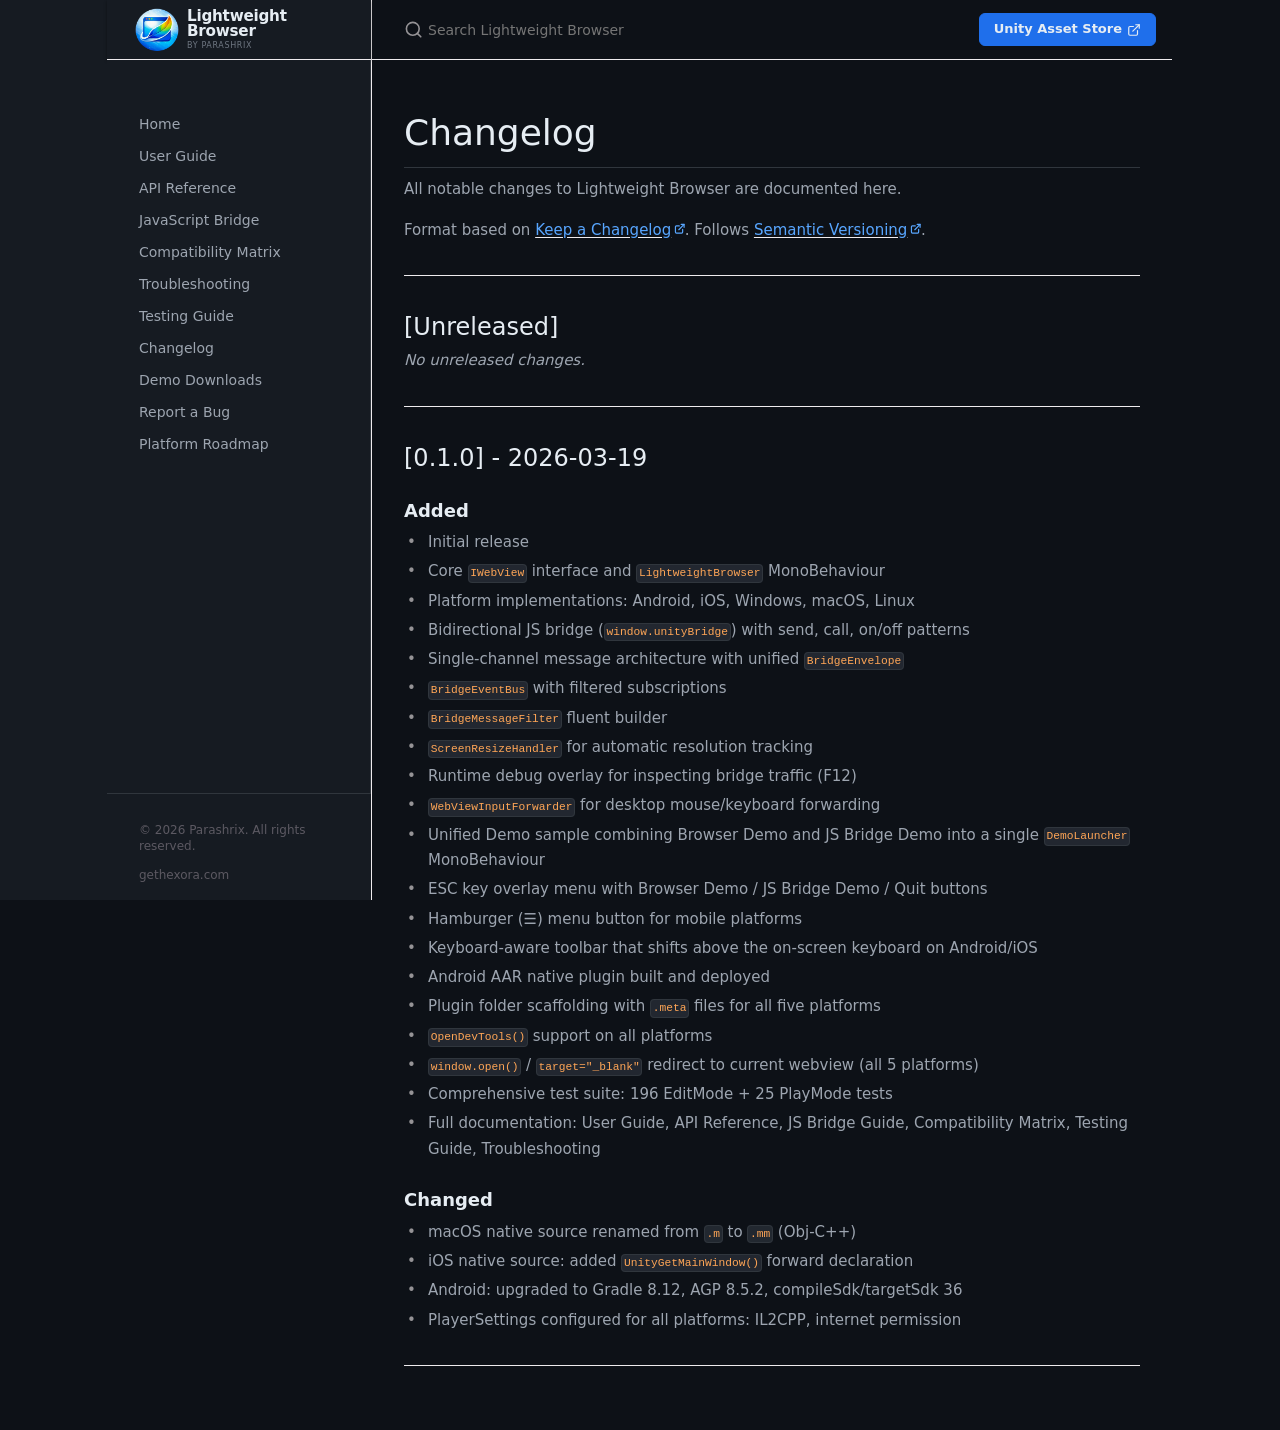
<file: changelog/index.html>
<!DOCTYPE html> <html lang="en-US"> <head> <meta charset="UTF-8"> <meta http-equiv="X-UA-Compatible" content="IE=Edge"> <link rel="stylesheet" href="/assets/css/just-the-docs-default.css"> <link rel="stylesheet" href="/assets/css/just-the-docs-head-nav.css" id="jtd-head-nav-stylesheet"> <style id="jtd-nav-activation"> .site-nav > ul.nav-list:first-child > li:not(:nth-child(8)) > a, .site-nav > ul.nav-list:first-child > li > ul > li a { background-image: none; } .site-nav > ul.nav-list:not(:first-child) a, .site-nav li.external a { background-image: none; } .site-nav > ul.nav-list:first-child > li:nth-child(8) > a { font-weight: 600; text-decoration: none; }.site-nav > ul.nav-list:first-child > li:nth-child(8) > button svg { transform: rotate(-90deg); }.site-nav > ul.nav-list:first-child > li.nav-list-item:nth-child(8) > ul.nav-list { display: block; } </style> <script src="/assets/js/vendor/lunr.min.js"></script> <script src="/assets/js/just-the-docs.js"></script> <meta name="viewport" content="width=device-width, initial-scale=1"> <!-- Begin Jekyll SEO tag v2.8.0 --> <title>Changelog | Lightweight Browser</title> <meta name="generator" content="Jekyll v4.4.1" /> <meta property="og:title" content="Changelog" /> <meta name="author" content="Parashrix" /> <meta property="og:locale" content="en_US" /> <meta name="description" content="Release history and changelog for the Lightweight Browser Unity webview plugin. New features, fixes and breaking changes." /> <meta property="og:description" content="Release history and changelog for the Lightweight Browser Unity webview plugin. New features, fixes and breaking changes." /> <link rel="canonical" href="https://lwb-docs.gethexora.com/changelog/" /> <meta property="og:url" content="https://lwb-docs.gethexora.com/changelog/" /> <meta property="og:site_name" content="Lightweight Browser" /> <meta property="og:image" content="https://lwb-docs.gethexora.com/assets/images/lwb-logo.png" /> <meta property="og:type" content="website" /> <meta name="twitter:card" content="summary" /> <meta property="twitter:image" content="https://lwb-docs.gethexora.com/assets/images/lwb-logo.png" /> <meta property="twitter:title" content="Changelog" /> <meta name="twitter:site" content="@" /> <meta name="twitter:creator" content="@Parashrix" /> <script type="application/ld+json"> {"@context":"https://schema.org","@type":"WebPage","author":{"@type":"Person","name":"Parashrix"},"dateModified":"2026-03-24T00:00:00+00:00","description":"Release history and changelog for the Lightweight Browser Unity webview plugin. New features, fixes and breaking changes.","headline":"Changelog","image":"https://lwb-docs.gethexora.com/assets/images/lwb-logo.png","publisher":{"@type":"Organization","logo":{"@type":"ImageObject","url":"https://lwb-docs.gethexora.com/assets/images/lwb-logo.png"},"name":"Parashrix"},"url":"https://lwb-docs.gethexora.com/changelog/"}</script> <!-- End Jekyll SEO tag --> <!-- Favicon --> <link rel="icon" type="image/png" sizes="32x32" href="/assets/images/lwb-logo.png"> <link rel="apple-touch-icon" href="/assets/images/lwb-logo.png"> <!-- Open Graph enhancements --> <meta property="og:image:width" content="1200"> <meta property="og:image:height" content="630"> <meta property="og:image:alt" content="Lightweight Browser — Unity Webview Plugin by Parashrix"> <!-- Structured data: SoftwareApplication --> <script type="application/ld+json"> { "@context": "https://schema.org", "@type": "SoftwareApplication", "name": "Lightweight Browser", "applicationCategory": "DeveloperApplication", "operatingSystem": "Windows, macOS, Linux, Android, iOS", "description": "A multi-platform native webview plugin for Unity that renders web content to Texture2D.", "url": "https://lwb-docs.gethexora.com", "author": { "@type": "Organization", "name": "Parashrix", "url": "https://gethexora.com" }, "offers": { "@type": "Offer", "url": "https://assetstore.unity.com/publishers/parashrix", "priceCurrency": "USD", "availability": "https://schema.org/InStock" }, "softwareRequirements": "Unity 2022.3 LTS or newer" } </script> <!-- Back-to-top scroll behaviour --> <script> document.addEventListener('DOMContentLoaded', function() { var btn = document.getElementById('back-to-top'); if (!btn) return; window.addEventListener('scroll', function() { if (window.scrollY > 300) { btn.style.opacity = '1'; btn.style.pointerEvents = 'auto'; } else { btn.style.opacity = '0'; btn.style.pointerEvents = 'none'; } }); }); </script> </head> <body> <a class="skip-to-main" href="#main-content">Skip to main content</a> <svg xmlns="http://www.w3.org/2000/svg" class="d-none"> <symbol id="svg-link" viewBox="0 0 24 24"> <title>Link</title> <svg xmlns="http://www.w3.org/2000/svg" width="24" height="24" viewBox="0 0 24 24" fill="none" stroke="currentColor" stroke-width="2" stroke-linecap="round" stroke-linejoin="round" class="feather feather-link"> <path d="M10 13a5 5 0 0 0 7.54.54l3-3a5 5 0 0 0-7.07-7.07l-1.72 1.71"></path><path d="M14 11a5 5 0 0 0-7.54-.54l-3 3a5 5 0 0 0 7.07 7.07l1.71-1.71"></path> </svg> </symbol> <symbol id="svg-menu" viewBox="0 0 24 24"> <title>Menu</title> <svg xmlns="http://www.w3.org/2000/svg" width="24" height="24" viewBox="0 0 24 24" fill="none" stroke="currentColor" stroke-width="2" stroke-linecap="round" stroke-linejoin="round" class="feather feather-menu"> <line x1="3" y1="12" x2="21" y2="12"></line><line x1="3" y1="6" x2="21" y2="6"></line><line x1="3" y1="18" x2="21" y2="18"></line> </svg> </symbol> <symbol id="svg-arrow-right" viewBox="0 0 24 24"> <title>Expand</title> <svg xmlns="http://www.w3.org/2000/svg" width="24" height="24" viewBox="0 0 24 24" fill="none" stroke="currentColor" stroke-width="2" stroke-linecap="round" stroke-linejoin="round" class="feather feather-chevron-right"> <polyline points="9 18 15 12 9 6"></polyline> </svg> </symbol> <!-- Feather. MIT License: https://github.com/feathericons/feather/blob/master/LICENSE --> <symbol id="svg-external-link" width="24" height="24" viewBox="0 0 24 24" fill="none" stroke="currentColor" stroke-width="2" stroke-linecap="round" stroke-linejoin="round" class="feather feather-external-link"> <title id="svg-external-link-title">(external link)</title> <path d="M18 13v6a2 2 0 0 1-2 2H5a2 2 0 0 1-2-2V8a2 2 0 0 1 2-2h6"></path><polyline points="15 3 21 3 21 9"></polyline><line x1="10" y1="14" x2="21" y2="3"></line> </symbol> <symbol id="svg-doc" viewBox="0 0 24 24"> <title>Document</title> <svg xmlns="http://www.w3.org/2000/svg" width="24" height="24" viewBox="0 0 24 24" fill="none" stroke="currentColor" stroke-width="2" stroke-linecap="round" stroke-linejoin="round" class="feather feather-file"> <path d="M13 2H6a2 2 0 0 0-2 2v16a2 2 0 0 0 2 2h12a2 2 0 0 0 2-2V9z"></path><polyline points="13 2 13 9 20 9"></polyline> </svg> </symbol> <symbol id="svg-search" viewBox="0 0 24 24"> <title>Search</title> <svg xmlns="http://www.w3.org/2000/svg" width="24" height="24" viewBox="0 0 24 24" fill="none" stroke="currentColor" stroke-width="2" stroke-linecap="round" stroke-linejoin="round" class="feather feather-search"> <circle cx="11" cy="11" r="8"></circle><line x1="21" y1="21" x2="16.65" y2="16.65"></line> </svg> </symbol> <!-- Bootstrap Icons. MIT License: https://github.com/twbs/icons/blob/main/LICENSE.md --> <symbol id="svg-copy" viewBox="0 0 16 16"> <title>Copy</title> <svg xmlns="http://www.w3.org/2000/svg" width="16" height="16" fill="currentColor" class="bi bi-clipboard" viewBox="0 0 16 16"> <path d="M4 1.5H3a2 2 0 0 0-2 2V14a2 2 0 0 0 2 2h10a2 2 0 0 0 2-2V3.5a2 2 0 0 0-2-2h-1v1h1a1 1 0 0 1 1 1V14a1 1 0 0 1-1 1H3a1 1 0 0 1-1-1V3.5a1 1 0 0 1 1-1h1v-1z"/> <path d="M9.5 1a.5.5 0 0 1 .5.5v1a.5.5 0 0 1-.5.5h-3a.5.5 0 0 1-.5-.5v-1a.5.5 0 0 1 .5-.5h3zm-3-1A1.5 1.5 0 0 0 5 1.5v1A1.5 1.5 0 0 0 6.5 4h3A1.5 1.5 0 0 0 11 2.5v-1A1.5 1.5 0 0 0 9.5 0h-3z"/> </svg> </symbol> <symbol id="svg-copied" viewBox="0 0 16 16"> <title>Copied</title> <svg xmlns="http://www.w3.org/2000/svg" width="16" height="16" fill="currentColor" class="bi bi-clipboard-check-fill" viewBox="0 0 16 16"> <path d="M6.5 0A1.5 1.5 0 0 0 5 1.5v1A1.5 1.5 0 0 0 6.5 4h3A1.5 1.5 0 0 0 11 2.5v-1A1.5 1.5 0 0 0 9.5 0h-3Zm3 1a.5.5 0 0 1 .5.5v1a.5.5 0 0 1-.5.5h-3a.5.5 0 0 1-.5-.5v-1a.5.5 0 0 1 .5-.5h3Z"/> <path d="M4 1.5H3a2 2 0 0 0-2 2V14a2 2 0 0 0 2 2h10a2 2 0 0 0 2-2V3.5a2 2 0 0 0-2-2h-1v1A2.5 2.5 0 0 1 9.5 5h-3A2.5 2.5 0 0 1 4 2.5v-1Zm6.854 7.354-3 3a.5.5 0 0 1-.708 0l-1.5-1.5a.5.5 0 0 1 .708-.708L7.5 10.793l2.646-2.647a.5.5 0 0 1 .708.708Z"/> </svg> </symbol> </svg> <header class="side-bar"> <div class="site-header"> <a href="/" class="site-title lh-tight"><div class="site-brand"> <img src="/assets/images/lwb-logo.png" alt="" class="site-logo-img" /> <div class="site-brand-text"> <span class="site-brand-name">Lightweight Browser</span> <span class="site-brand-tagline">by Parashrix</span> </div> </div> </a> <button id="menu-button" class="site-button btn-reset" aria-label="Menu" aria-expanded="false"> <svg viewBox="0 0 24 24" class="icon" aria-hidden="true"><use xlink:href="#svg-menu"></use></svg> </button> </div> <nav aria-label="Main" id="site-nav" class="site-nav"> <ul class="nav-list"><li class="nav-list-item"><a href="/" class="nav-list-link">Home</a></li><li class="nav-list-item"><a href="/user-guide/" class="nav-list-link">User Guide</a></li><li class="nav-list-item"><a href="/api-reference/" class="nav-list-link">API Reference</a></li><li class="nav-list-item"><a href="/js-bridge-guide/" class="nav-list-link">JavaScript Bridge</a></li><li class="nav-list-item"><a href="/compatibility/" class="nav-list-link">Compatibility Matrix</a></li><li class="nav-list-item"><a href="/troubleshooting/" class="nav-list-link">Troubleshooting</a></li><li class="nav-list-item"><a href="/testing-guide/" class="nav-list-link">Testing Guide</a></li><li class="nav-list-item"><a href="/changelog/" class="nav-list-link">Changelog</a></li><li class="nav-list-item"><a href="/demo/" class="nav-list-link">Demo Downloads</a></li><li class="nav-list-item"><a href="/report-bug/" class="nav-list-link">Report a Bug</a></li><li class="nav-list-item"><a href="/roadmap/" class="nav-list-link">Platform Roadmap</a></li></ul> </nav> <div class="d-md-block d-none site-footer"> <p class="text-small text-grey-dk-100 mb-0">&copy; 2026 Parashrix. All rights reserved.</p> <p class="text-small text-grey-dk-100 mb-0"><a href="https://gethexora.com" style="color: inherit; text-decoration: none;">gethexora.com</a></p> </div> </header> <div class="main" id="top"> <div id="main-header" class="main-header"> <div class="search" role="search"> <div class="search-input-wrap"> <input type="text" id="search-input" class="search-input" tabindex="0" placeholder="Search Lightweight Browser" autocomplete="off"> <label for="search-input" class="search-label"> <span class="sr-only">Search Lightweight Browser</span> <svg viewBox="0 0 24 24" class="search-icon" aria-hidden="true"><use xlink:href="#svg-search"></use></svg> </label> </div> <div id="search-results" class="search-results"></div> </div> <nav aria-label="Auxiliary" class="aux-nav"> <ul class="aux-nav-list"> <li class="aux-nav-list-item"> <a href="https://assetstore.unity.com/publishers/parashrix" target="_blank" rel="noopener noreferrer" > Unity Asset Store <svg viewBox="0 0 24 24" aria-labelledby="svg-external-link-title"><use xlink:href="#svg-external-link"></use></svg> </a> </li> </ul> </nav> </div> <div class="main-content-wrap"> <div id="main-content" class="main-content"> <main> <h1 id="changelog"> <a href="#changelog" class="anchor-heading" aria-labelledby="changelog"><svg viewBox="0 0 16 16" aria-hidden="true"><use xlink:href="#svg-link"></use></svg></a> Changelog </h1> <p>All notable changes to Lightweight Browser are documented here.</p> <p>Format based on <a href="https://keepachangelog.com/en/1.1.0/">Keep a Changelog</a>. Follows <a href="https://semver.org/">Semantic Versioning</a>.</p><hr /> <h2 id="unreleased"> <a href="#unreleased" class="anchor-heading" aria-labelledby="unreleased"><svg viewBox="0 0 16 16" aria-hidden="true"><use xlink:href="#svg-link"></use></svg></a> [Unreleased] </h2> <p><em>No unreleased changes.</em></p><hr /> <h2 id="010---2026-03-19"> <a href="#010---2026-03-19" class="anchor-heading" aria-labelledby="010---2026-03-19"><svg viewBox="0 0 16 16" aria-hidden="true"><use xlink:href="#svg-link"></use></svg></a> [0.1.0] - 2026-03-19 </h2> <h3 id="added"> <a href="#added" class="anchor-heading" aria-labelledby="added"><svg viewBox="0 0 16 16" aria-hidden="true"><use xlink:href="#svg-link"></use></svg></a> Added </h3> <ul> <li>Initial release</li> <li>Core <code class="language-plaintext highlighter-rouge">IWebView</code> interface and <code class="language-plaintext highlighter-rouge">LightweightBrowser</code> MonoBehaviour</li> <li>Platform implementations: Android, iOS, Windows, macOS, Linux</li> <li>Bidirectional JS bridge (<code class="language-plaintext highlighter-rouge">window.unityBridge</code>) with send, call, on/off patterns</li> <li>Single-channel message architecture with unified <code class="language-plaintext highlighter-rouge">BridgeEnvelope</code></li> <li><code class="language-plaintext highlighter-rouge">BridgeEventBus</code> with filtered subscriptions</li> <li><code class="language-plaintext highlighter-rouge">BridgeMessageFilter</code> fluent builder</li> <li><code class="language-plaintext highlighter-rouge">ScreenResizeHandler</code> for automatic resolution tracking</li> <li>Runtime debug overlay for inspecting bridge traffic (F12)</li> <li><code class="language-plaintext highlighter-rouge">WebViewInputForwarder</code> for desktop mouse/keyboard forwarding</li> <li>Unified Demo sample combining Browser Demo and JS Bridge Demo into a single <code class="language-plaintext highlighter-rouge">DemoLauncher</code> MonoBehaviour</li> <li>ESC key overlay menu with Browser Demo / JS Bridge Demo / Quit buttons</li> <li>Hamburger (☰) menu button for mobile platforms</li> <li>Keyboard-aware toolbar that shifts above the on-screen keyboard on Android/iOS</li> <li>Android AAR native plugin built and deployed</li> <li>Plugin folder scaffolding with <code class="language-plaintext highlighter-rouge">.meta</code> files for all five platforms</li> <li><code class="language-plaintext highlighter-rouge">OpenDevTools()</code> support on all platforms</li> <li><code class="language-plaintext highlighter-rouge">window.open()</code> / <code class="language-plaintext highlighter-rouge">target="_blank"</code> redirect to current webview (all 5 platforms)</li> <li>Comprehensive test suite: 196 EditMode + 25 PlayMode tests</li> <li>Full documentation: User Guide, API Reference, JS Bridge Guide, Compatibility Matrix, Testing Guide, Troubleshooting</li> </ul> <h3 id="changed"> <a href="#changed" class="anchor-heading" aria-labelledby="changed"><svg viewBox="0 0 16 16" aria-hidden="true"><use xlink:href="#svg-link"></use></svg></a> Changed </h3> <ul> <li>macOS native source renamed from <code class="language-plaintext highlighter-rouge">.m</code> to <code class="language-plaintext highlighter-rouge">.mm</code> (Obj-C++)</li> <li>iOS native source: added <code class="language-plaintext highlighter-rouge">UnityGetMainWindow()</code> forward declaration</li> <li>Android: upgraded to Gradle 8.12, AGP 8.5.2, compileSdk/targetSdk 36</li> <li>PlayerSettings configured for all platforms: IL2CPP, internet permission</li> </ul> </main> <hr> <footer> <p><a href="#top" id="back-to-top">↑</a></p> <div class="d-md-none mt-4 fs-2"> <p class="text-small text-grey-dk-100 mb-0">&copy; 2026 Parashrix. All rights reserved.</p> <p class="text-small text-grey-dk-100 mb-0"><a href="https://gethexora.com" style="color: inherit; text-decoration: none;">gethexora.com</a></p> </div> </footer> </div> </div> <div class="search-overlay"></div> </div> </body> </html>
</file>
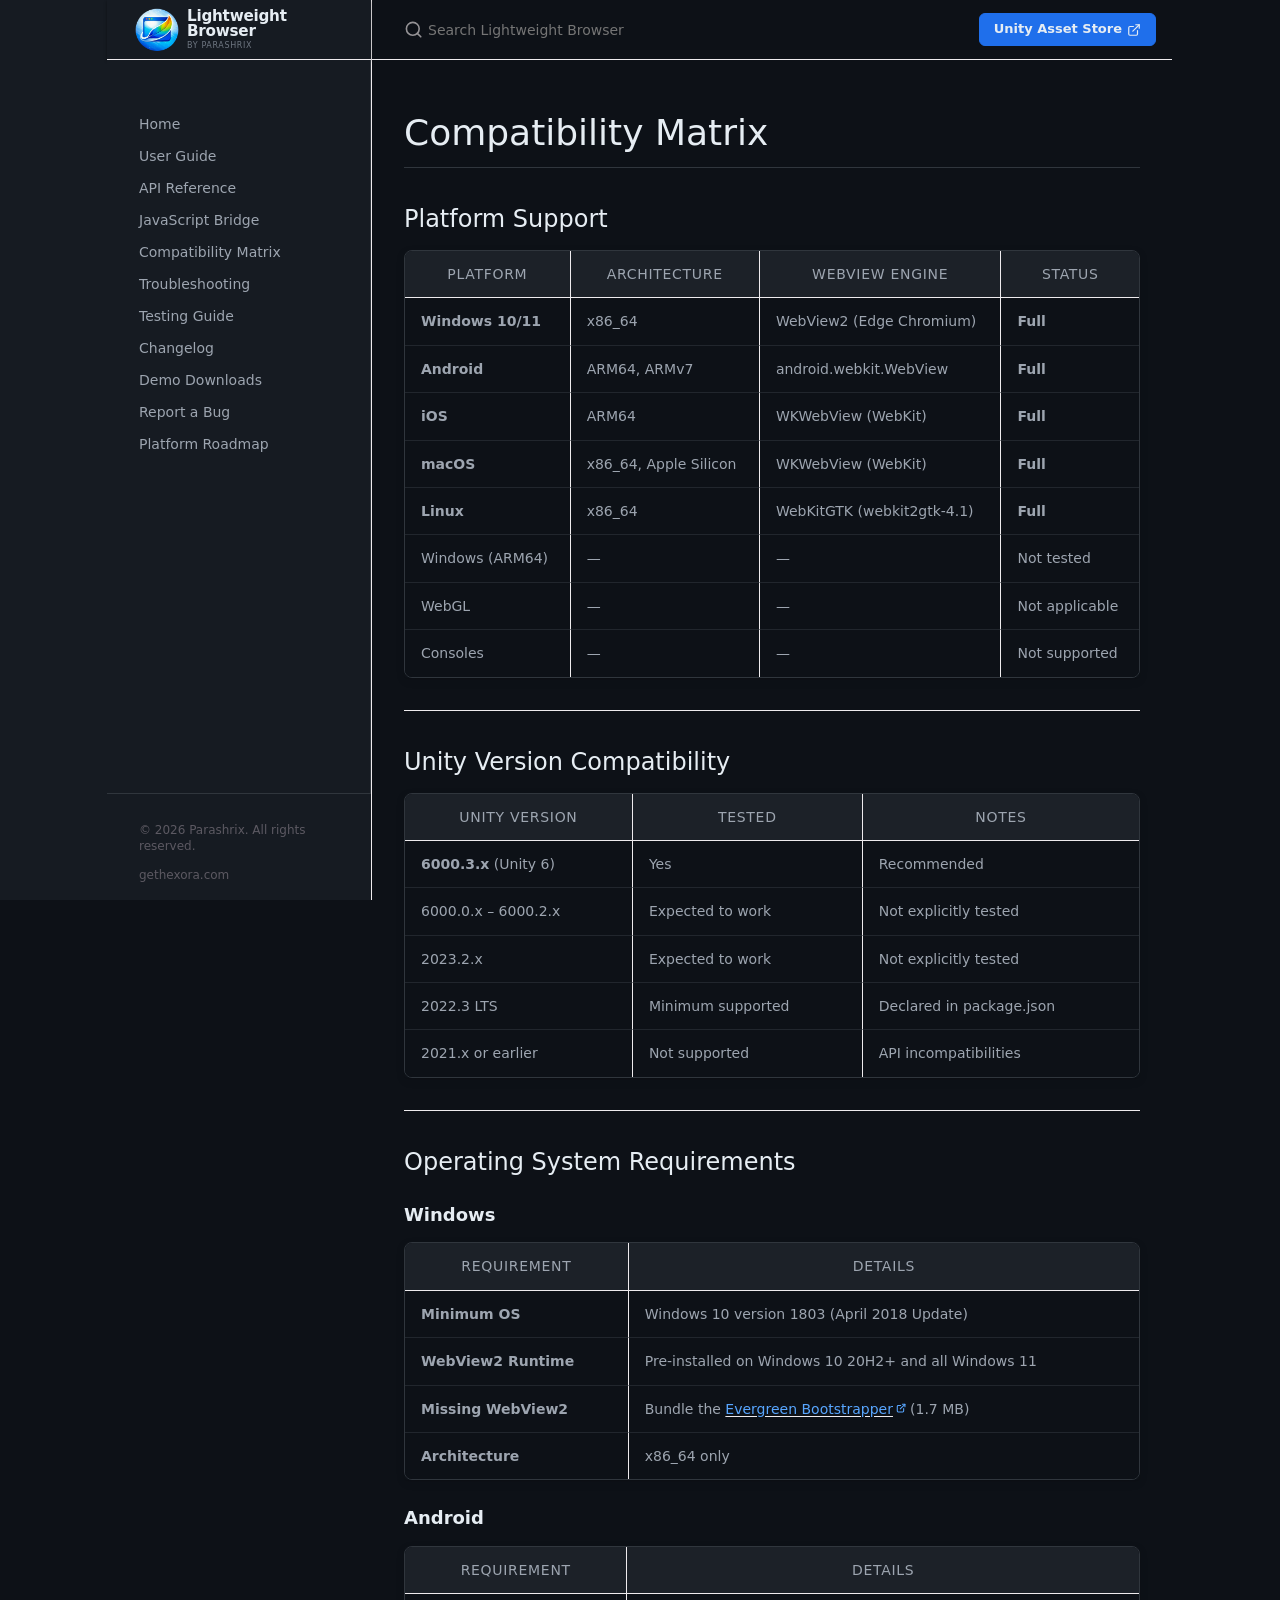
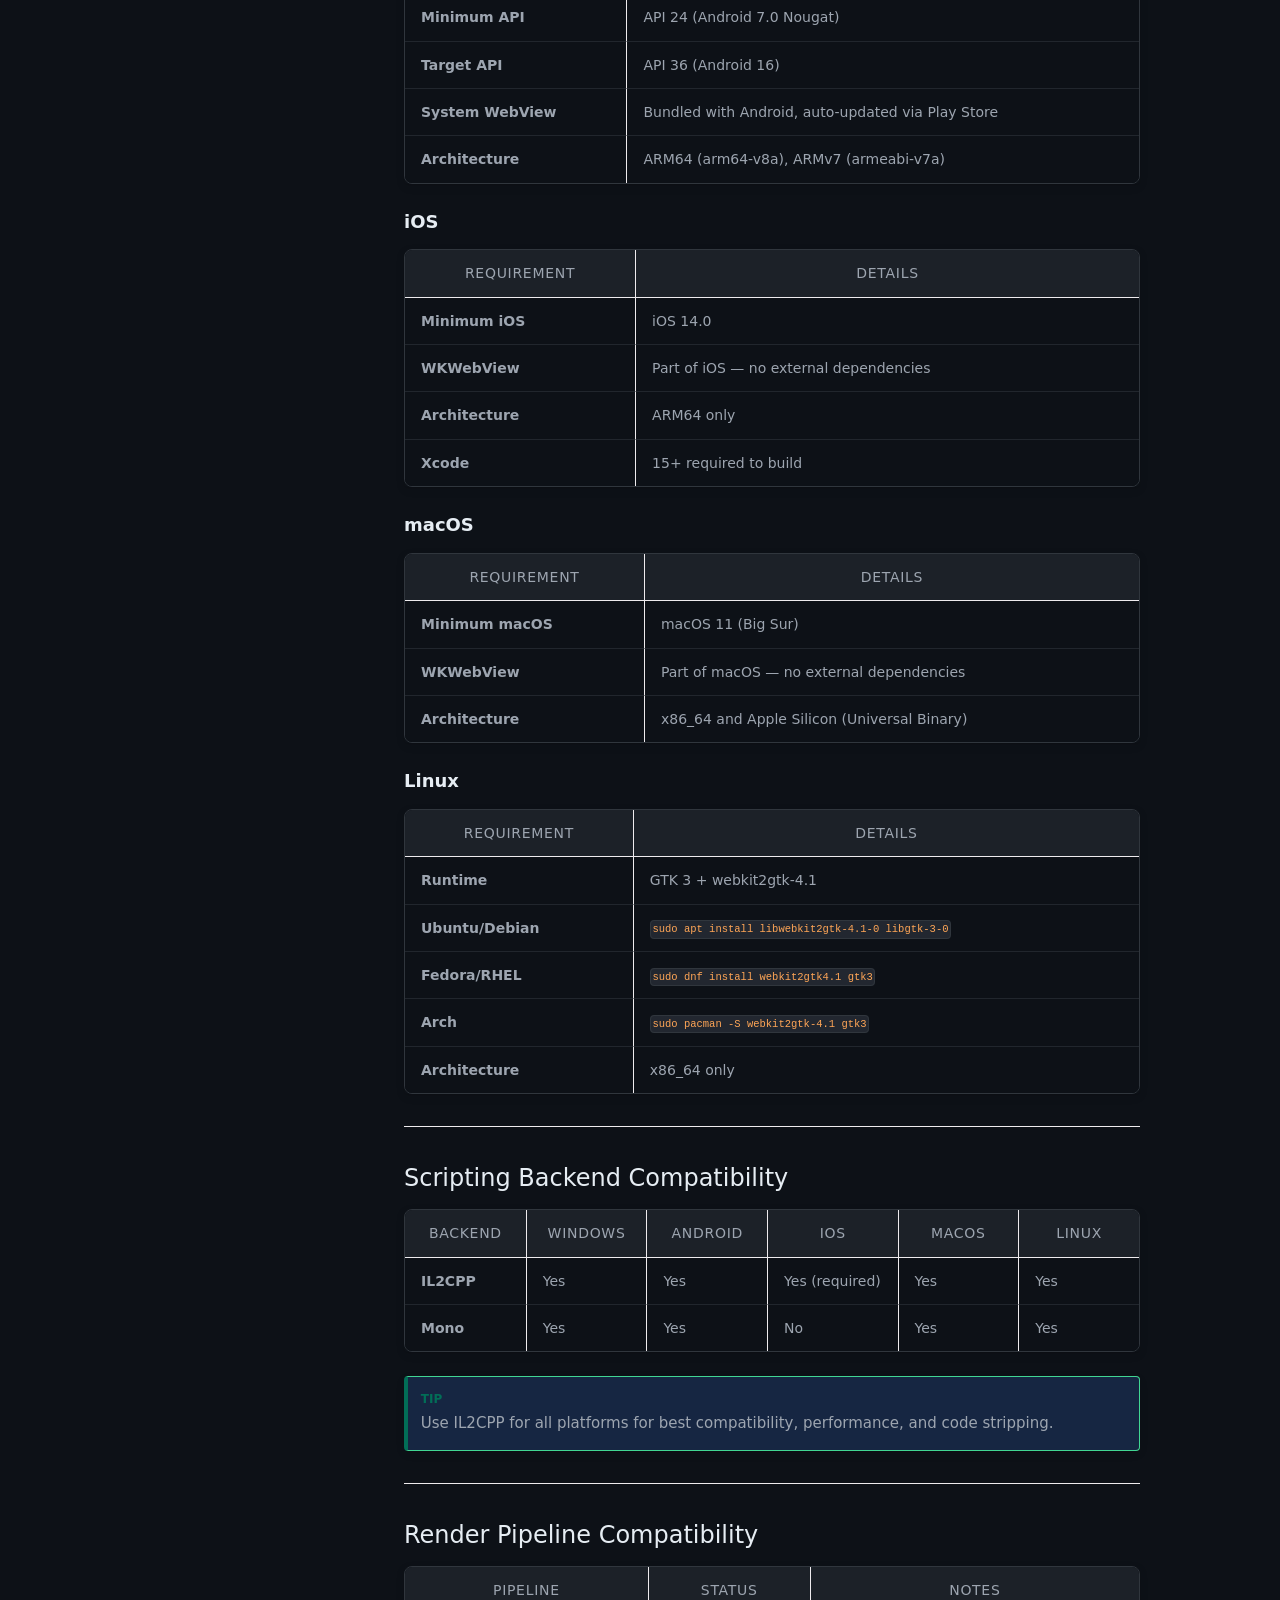
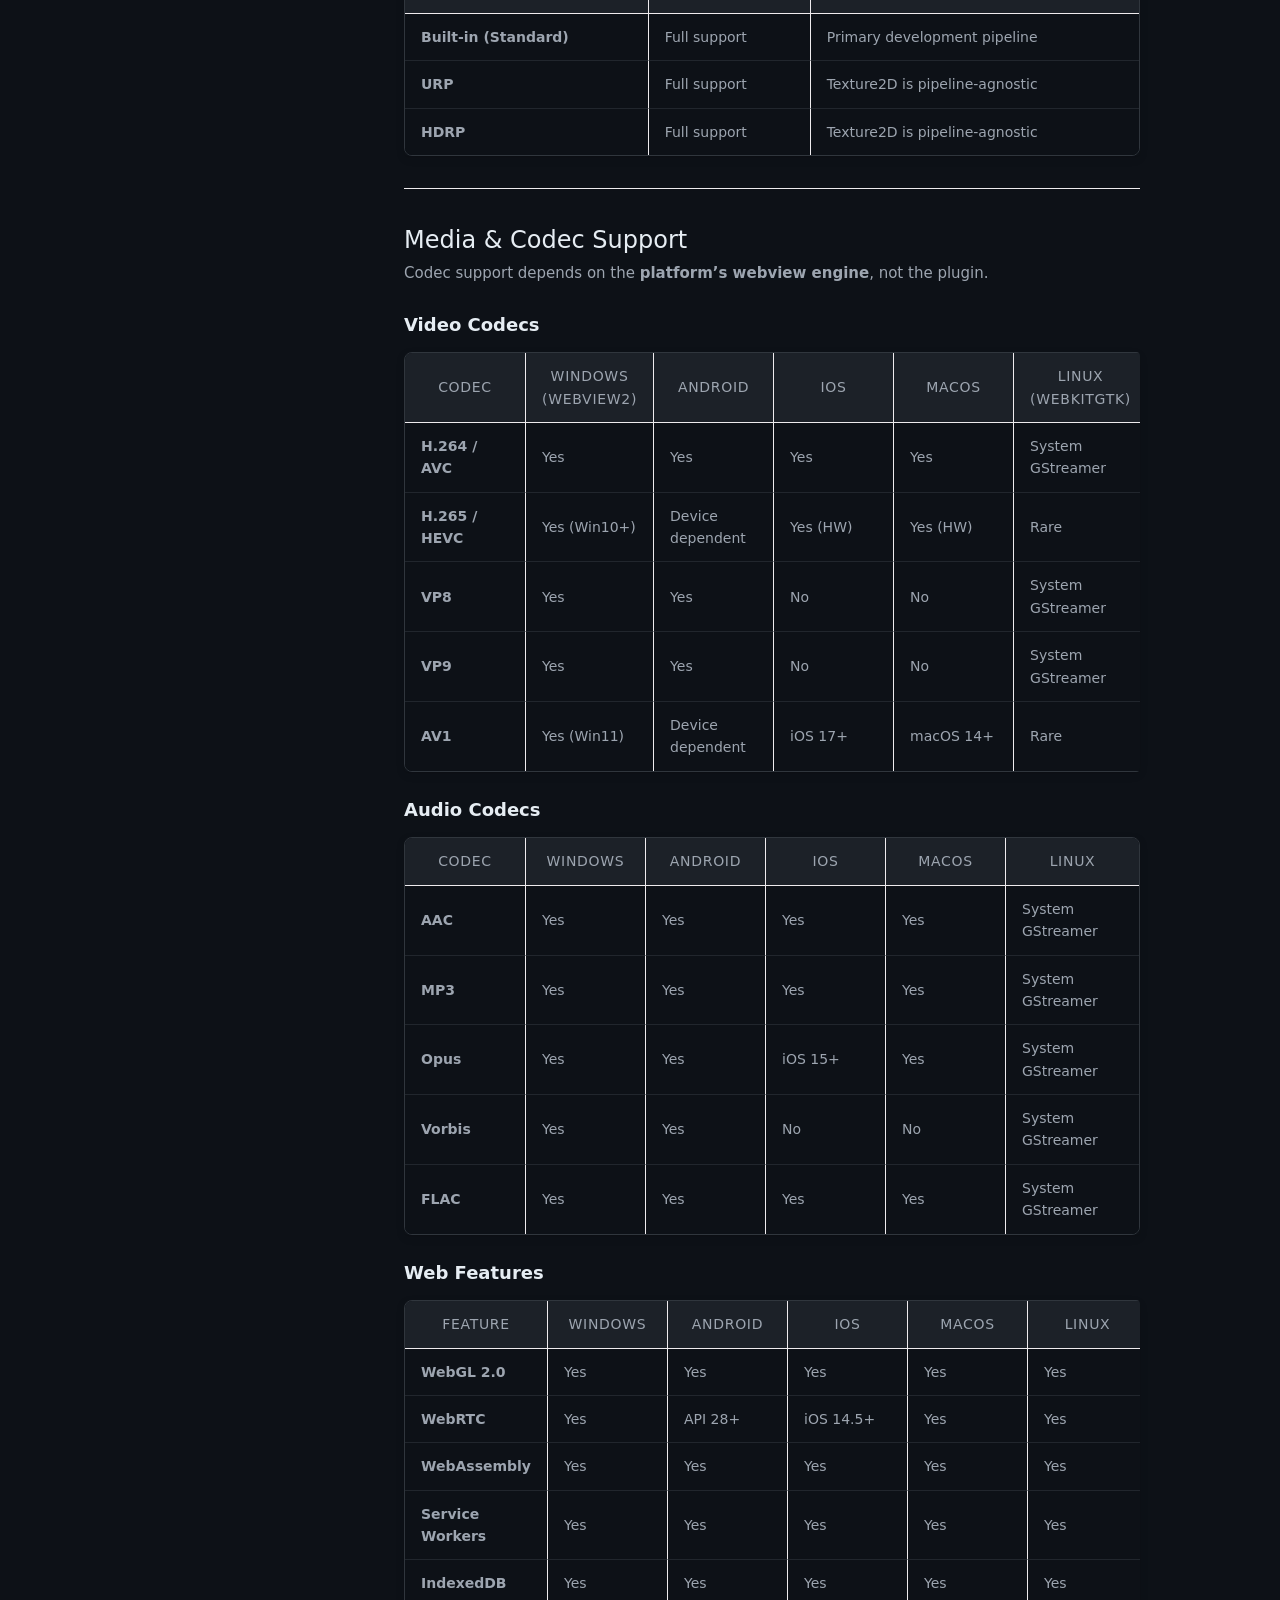
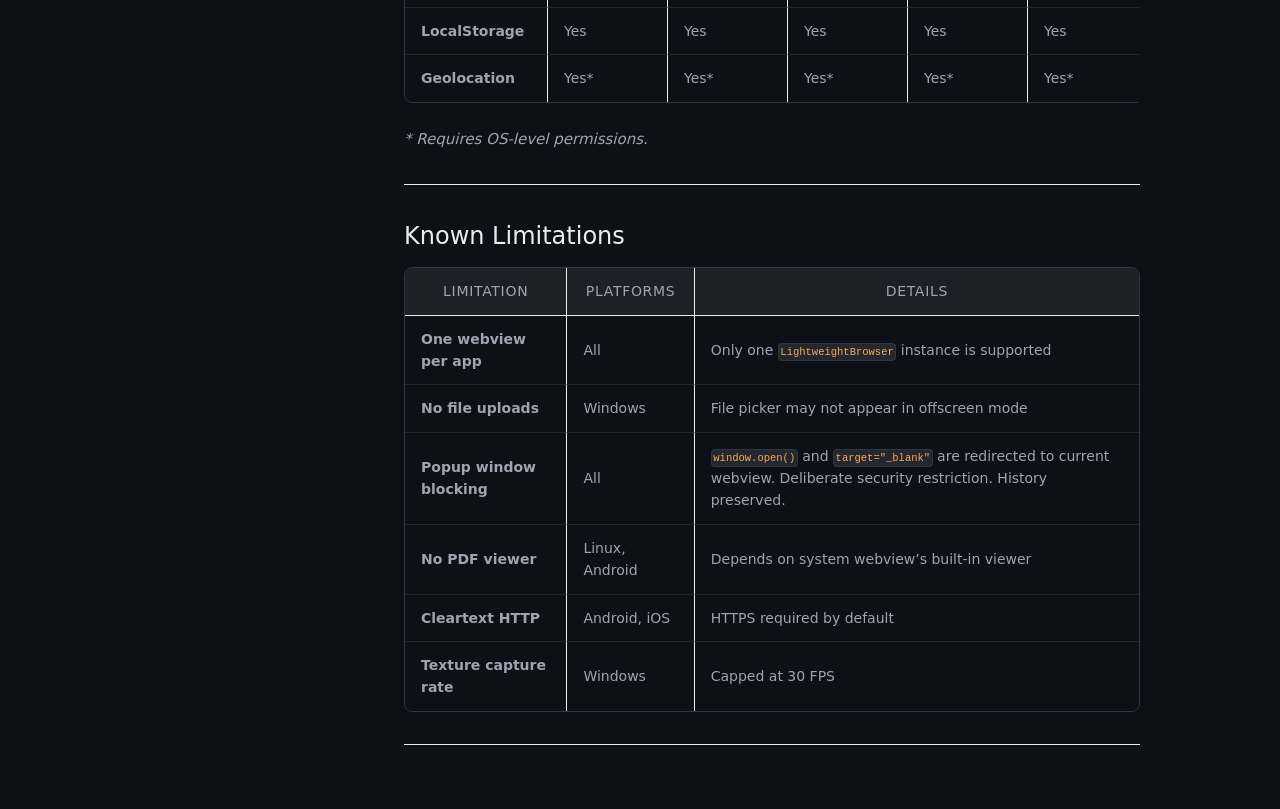
<file: compatibility/index.html>
<!DOCTYPE html> <html lang="en-US"> <head> <meta charset="UTF-8"> <meta http-equiv="X-UA-Compatible" content="IE=Edge"> <link rel="stylesheet" href="/assets/css/just-the-docs-default.css"> <link rel="stylesheet" href="/assets/css/just-the-docs-head-nav.css" id="jtd-head-nav-stylesheet"> <style id="jtd-nav-activation"> .site-nav > ul.nav-list:first-child > li:not(:nth-child(5)) > a, .site-nav > ul.nav-list:first-child > li > ul > li a { background-image: none; } .site-nav > ul.nav-list:not(:first-child) a, .site-nav li.external a { background-image: none; } .site-nav > ul.nav-list:first-child > li:nth-child(5) > a { font-weight: 600; text-decoration: none; }.site-nav > ul.nav-list:first-child > li:nth-child(5) > button svg { transform: rotate(-90deg); }.site-nav > ul.nav-list:first-child > li.nav-list-item:nth-child(5) > ul.nav-list { display: block; } </style> <script src="/assets/js/vendor/lunr.min.js"></script> <script src="/assets/js/just-the-docs.js"></script> <meta name="viewport" content="width=device-width, initial-scale=1"> <!-- Begin Jekyll SEO tag v2.8.0 --> <title>Compatibility Matrix | Lightweight Browser</title> <meta name="generator" content="Jekyll v4.4.1" /> <meta property="og:title" content="Compatibility Matrix" /> <meta name="author" content="Parashrix" /> <meta property="og:locale" content="en_US" /> <meta name="description" content="Platform compatibility matrix for Lightweight Browser — supported Unity versions, render pipelines, OS versions and webview engines." /> <meta property="og:description" content="Platform compatibility matrix for Lightweight Browser — supported Unity versions, render pipelines, OS versions and webview engines." /> <link rel="canonical" href="https://lwb-docs.gethexora.com/compatibility/" /> <meta property="og:url" content="https://lwb-docs.gethexora.com/compatibility/" /> <meta property="og:site_name" content="Lightweight Browser" /> <meta property="og:image" content="https://lwb-docs.gethexora.com/assets/images/lwb-logo.png" /> <meta property="og:type" content="website" /> <meta name="twitter:card" content="summary" /> <meta property="twitter:image" content="https://lwb-docs.gethexora.com/assets/images/lwb-logo.png" /> <meta property="twitter:title" content="Compatibility Matrix" /> <meta name="twitter:site" content="@" /> <meta name="twitter:creator" content="@Parashrix" /> <script type="application/ld+json"> {"@context":"https://schema.org","@type":"WebPage","author":{"@type":"Person","name":"Parashrix"},"dateModified":"2026-03-24T00:00:00+00:00","description":"Platform compatibility matrix for Lightweight Browser — supported Unity versions, render pipelines, OS versions and webview engines.","headline":"Compatibility Matrix","image":"https://lwb-docs.gethexora.com/assets/images/lwb-logo.png","publisher":{"@type":"Organization","logo":{"@type":"ImageObject","url":"https://lwb-docs.gethexora.com/assets/images/lwb-logo.png"},"name":"Parashrix"},"url":"https://lwb-docs.gethexora.com/compatibility/"}</script> <!-- End Jekyll SEO tag --> <!-- Favicon --> <link rel="icon" type="image/png" sizes="32x32" href="/assets/images/lwb-logo.png"> <link rel="apple-touch-icon" href="/assets/images/lwb-logo.png"> <!-- Open Graph enhancements --> <meta property="og:image:width" content="1200"> <meta property="og:image:height" content="630"> <meta property="og:image:alt" content="Lightweight Browser — Unity Webview Plugin by Parashrix"> <!-- Structured data: SoftwareApplication --> <script type="application/ld+json"> { "@context": "https://schema.org", "@type": "SoftwareApplication", "name": "Lightweight Browser", "applicationCategory": "DeveloperApplication", "operatingSystem": "Windows, macOS, Linux, Android, iOS", "description": "A multi-platform native webview plugin for Unity that renders web content to Texture2D.", "url": "https://lwb-docs.gethexora.com", "author": { "@type": "Organization", "name": "Parashrix", "url": "https://gethexora.com" }, "offers": { "@type": "Offer", "url": "https://assetstore.unity.com/publishers/parashrix", "priceCurrency": "USD", "availability": "https://schema.org/InStock" }, "softwareRequirements": "Unity 2022.3 LTS or newer" } </script> <!-- Back-to-top scroll behaviour --> <script> document.addEventListener('DOMContentLoaded', function() { var btn = document.getElementById('back-to-top'); if (!btn) return; window.addEventListener('scroll', function() { if (window.scrollY > 300) { btn.style.opacity = '1'; btn.style.pointerEvents = 'auto'; } else { btn.style.opacity = '0'; btn.style.pointerEvents = 'none'; } }); }); </script> </head> <body> <a class="skip-to-main" href="#main-content">Skip to main content</a> <svg xmlns="http://www.w3.org/2000/svg" class="d-none"> <symbol id="svg-link" viewBox="0 0 24 24"> <title>Link</title> <svg xmlns="http://www.w3.org/2000/svg" width="24" height="24" viewBox="0 0 24 24" fill="none" stroke="currentColor" stroke-width="2" stroke-linecap="round" stroke-linejoin="round" class="feather feather-link"> <path d="M10 13a5 5 0 0 0 7.54.54l3-3a5 5 0 0 0-7.07-7.07l-1.72 1.71"></path><path d="M14 11a5 5 0 0 0-7.54-.54l-3 3a5 5 0 0 0 7.07 7.07l1.71-1.71"></path> </svg> </symbol> <symbol id="svg-menu" viewBox="0 0 24 24"> <title>Menu</title> <svg xmlns="http://www.w3.org/2000/svg" width="24" height="24" viewBox="0 0 24 24" fill="none" stroke="currentColor" stroke-width="2" stroke-linecap="round" stroke-linejoin="round" class="feather feather-menu"> <line x1="3" y1="12" x2="21" y2="12"></line><line x1="3" y1="6" x2="21" y2="6"></line><line x1="3" y1="18" x2="21" y2="18"></line> </svg> </symbol> <symbol id="svg-arrow-right" viewBox="0 0 24 24"> <title>Expand</title> <svg xmlns="http://www.w3.org/2000/svg" width="24" height="24" viewBox="0 0 24 24" fill="none" stroke="currentColor" stroke-width="2" stroke-linecap="round" stroke-linejoin="round" class="feather feather-chevron-right"> <polyline points="9 18 15 12 9 6"></polyline> </svg> </symbol> <!-- Feather. MIT License: https://github.com/feathericons/feather/blob/master/LICENSE --> <symbol id="svg-external-link" width="24" height="24" viewBox="0 0 24 24" fill="none" stroke="currentColor" stroke-width="2" stroke-linecap="round" stroke-linejoin="round" class="feather feather-external-link"> <title id="svg-external-link-title">(external link)</title> <path d="M18 13v6a2 2 0 0 1-2 2H5a2 2 0 0 1-2-2V8a2 2 0 0 1 2-2h6"></path><polyline points="15 3 21 3 21 9"></polyline><line x1="10" y1="14" x2="21" y2="3"></line> </symbol> <symbol id="svg-doc" viewBox="0 0 24 24"> <title>Document</title> <svg xmlns="http://www.w3.org/2000/svg" width="24" height="24" viewBox="0 0 24 24" fill="none" stroke="currentColor" stroke-width="2" stroke-linecap="round" stroke-linejoin="round" class="feather feather-file"> <path d="M13 2H6a2 2 0 0 0-2 2v16a2 2 0 0 0 2 2h12a2 2 0 0 0 2-2V9z"></path><polyline points="13 2 13 9 20 9"></polyline> </svg> </symbol> <symbol id="svg-search" viewBox="0 0 24 24"> <title>Search</title> <svg xmlns="http://www.w3.org/2000/svg" width="24" height="24" viewBox="0 0 24 24" fill="none" stroke="currentColor" stroke-width="2" stroke-linecap="round" stroke-linejoin="round" class="feather feather-search"> <circle cx="11" cy="11" r="8"></circle><line x1="21" y1="21" x2="16.65" y2="16.65"></line> </svg> </symbol> <!-- Bootstrap Icons. MIT License: https://github.com/twbs/icons/blob/main/LICENSE.md --> <symbol id="svg-copy" viewBox="0 0 16 16"> <title>Copy</title> <svg xmlns="http://www.w3.org/2000/svg" width="16" height="16" fill="currentColor" class="bi bi-clipboard" viewBox="0 0 16 16"> <path d="M4 1.5H3a2 2 0 0 0-2 2V14a2 2 0 0 0 2 2h10a2 2 0 0 0 2-2V3.5a2 2 0 0 0-2-2h-1v1h1a1 1 0 0 1 1 1V14a1 1 0 0 1-1 1H3a1 1 0 0 1-1-1V3.5a1 1 0 0 1 1-1h1v-1z"/> <path d="M9.5 1a.5.5 0 0 1 .5.5v1a.5.5 0 0 1-.5.5h-3a.5.5 0 0 1-.5-.5v-1a.5.5 0 0 1 .5-.5h3zm-3-1A1.5 1.5 0 0 0 5 1.5v1A1.5 1.5 0 0 0 6.5 4h3A1.5 1.5 0 0 0 11 2.5v-1A1.5 1.5 0 0 0 9.5 0h-3z"/> </svg> </symbol> <symbol id="svg-copied" viewBox="0 0 16 16"> <title>Copied</title> <svg xmlns="http://www.w3.org/2000/svg" width="16" height="16" fill="currentColor" class="bi bi-clipboard-check-fill" viewBox="0 0 16 16"> <path d="M6.5 0A1.5 1.5 0 0 0 5 1.5v1A1.5 1.5 0 0 0 6.5 4h3A1.5 1.5 0 0 0 11 2.5v-1A1.5 1.5 0 0 0 9.5 0h-3Zm3 1a.5.5 0 0 1 .5.5v1a.5.5 0 0 1-.5.5h-3a.5.5 0 0 1-.5-.5v-1a.5.5 0 0 1 .5-.5h3Z"/> <path d="M4 1.5H3a2 2 0 0 0-2 2V14a2 2 0 0 0 2 2h10a2 2 0 0 0 2-2V3.5a2 2 0 0 0-2-2h-1v1A2.5 2.5 0 0 1 9.5 5h-3A2.5 2.5 0 0 1 4 2.5v-1Zm6.854 7.354-3 3a.5.5 0 0 1-.708 0l-1.5-1.5a.5.5 0 0 1 .708-.708L7.5 10.793l2.646-2.647a.5.5 0 0 1 .708.708Z"/> </svg> </symbol> </svg> <header class="side-bar"> <div class="site-header"> <a href="/" class="site-title lh-tight"><div class="site-brand"> <img src="/assets/images/lwb-logo.png" alt="" class="site-logo-img" /> <div class="site-brand-text"> <span class="site-brand-name">Lightweight Browser</span> <span class="site-brand-tagline">by Parashrix</span> </div> </div> </a> <button id="menu-button" class="site-button btn-reset" aria-label="Menu" aria-expanded="false"> <svg viewBox="0 0 24 24" class="icon" aria-hidden="true"><use xlink:href="#svg-menu"></use></svg> </button> </div> <nav aria-label="Main" id="site-nav" class="site-nav"> <ul class="nav-list"><li class="nav-list-item"><a href="/" class="nav-list-link">Home</a></li><li class="nav-list-item"><a href="/user-guide/" class="nav-list-link">User Guide</a></li><li class="nav-list-item"><a href="/api-reference/" class="nav-list-link">API Reference</a></li><li class="nav-list-item"><a href="/js-bridge-guide/" class="nav-list-link">JavaScript Bridge</a></li><li class="nav-list-item"><a href="/compatibility/" class="nav-list-link">Compatibility Matrix</a></li><li class="nav-list-item"><a href="/troubleshooting/" class="nav-list-link">Troubleshooting</a></li><li class="nav-list-item"><a href="/testing-guide/" class="nav-list-link">Testing Guide</a></li><li class="nav-list-item"><a href="/changelog/" class="nav-list-link">Changelog</a></li><li class="nav-list-item"><a href="/demo/" class="nav-list-link">Demo Downloads</a></li><li class="nav-list-item"><a href="/report-bug/" class="nav-list-link">Report a Bug</a></li><li class="nav-list-item"><a href="/roadmap/" class="nav-list-link">Platform Roadmap</a></li></ul> </nav> <div class="d-md-block d-none site-footer"> <p class="text-small text-grey-dk-100 mb-0">&copy; 2026 Parashrix. All rights reserved.</p> <p class="text-small text-grey-dk-100 mb-0"><a href="https://gethexora.com" style="color: inherit; text-decoration: none;">gethexora.com</a></p> </div> </header> <div class="main" id="top"> <div id="main-header" class="main-header"> <div class="search" role="search"> <div class="search-input-wrap"> <input type="text" id="search-input" class="search-input" tabindex="0" placeholder="Search Lightweight Browser" autocomplete="off"> <label for="search-input" class="search-label"> <span class="sr-only">Search Lightweight Browser</span> <svg viewBox="0 0 24 24" class="search-icon" aria-hidden="true"><use xlink:href="#svg-search"></use></svg> </label> </div> <div id="search-results" class="search-results"></div> </div> <nav aria-label="Auxiliary" class="aux-nav"> <ul class="aux-nav-list"> <li class="aux-nav-list-item"> <a href="https://assetstore.unity.com/publishers/parashrix" target="_blank" rel="noopener noreferrer" > Unity Asset Store <svg viewBox="0 0 24 24" aria-labelledby="svg-external-link-title"><use xlink:href="#svg-external-link"></use></svg> </a> </li> </ul> </nav> </div> <div class="main-content-wrap"> <div id="main-content" class="main-content"> <main> <h1 id="compatibility-matrix"> <a href="#compatibility-matrix" class="anchor-heading" aria-labelledby="compatibility-matrix"><svg viewBox="0 0 16 16" aria-hidden="true"><use xlink:href="#svg-link"></use></svg></a> Compatibility Matrix </h1> <h2 id="platform-support"> <a href="#platform-support" class="anchor-heading" aria-labelledby="platform-support"><svg viewBox="0 0 16 16" aria-hidden="true"><use xlink:href="#svg-link"></use></svg></a> Platform Support </h2> <div class="table-wrapper"><table> <thead> <tr> <th>Platform</th> <th>Architecture</th> <th>Webview Engine</th> <th>Status</th> </tr> </thead> <tbody> <tr> <td><strong>Windows 10/11</strong></td> <td>x86_64</td> <td>WebView2 (Edge Chromium)</td> <td><strong>Full</strong></td> </tr> <tr> <td><strong>Android</strong></td> <td>ARM64, ARMv7</td> <td>android.webkit.WebView</td> <td><strong>Full</strong></td> </tr> <tr> <td><strong>iOS</strong></td> <td>ARM64</td> <td>WKWebView (WebKit)</td> <td><strong>Full</strong></td> </tr> <tr> <td><strong>macOS</strong></td> <td>x86_64, Apple Silicon</td> <td>WKWebView (WebKit)</td> <td><strong>Full</strong></td> </tr> <tr> <td><strong>Linux</strong></td> <td>x86_64</td> <td>WebKitGTK (webkit2gtk-4.1)</td> <td><strong>Full</strong></td> </tr> <tr> <td>Windows (ARM64)</td> <td>—</td> <td>—</td> <td>Not tested</td> </tr> <tr> <td>WebGL</td> <td>—</td> <td>—</td> <td>Not applicable</td> </tr> <tr> <td>Consoles</td> <td>—</td> <td>—</td> <td>Not supported</td> </tr> </tbody> </table></div><hr /> <h2 id="unity-version-compatibility"> <a href="#unity-version-compatibility" class="anchor-heading" aria-labelledby="unity-version-compatibility"><svg viewBox="0 0 16 16" aria-hidden="true"><use xlink:href="#svg-link"></use></svg></a> Unity Version Compatibility </h2> <div class="table-wrapper"><table> <thead> <tr> <th>Unity Version</th> <th>Tested</th> <th>Notes</th> </tr> </thead> <tbody> <tr> <td><strong>6000.3.x</strong> (Unity 6)</td> <td>Yes</td> <td>Recommended</td> </tr> <tr> <td>6000.0.x – 6000.2.x</td> <td>Expected to work</td> <td>Not explicitly tested</td> </tr> <tr> <td>2023.2.x</td> <td>Expected to work</td> <td>Not explicitly tested</td> </tr> <tr> <td>2022.3 LTS</td> <td>Minimum supported</td> <td>Declared in package.json</td> </tr> <tr> <td>2021.x or earlier</td> <td>Not supported</td> <td>API incompatibilities</td> </tr> </tbody> </table></div><hr /> <h2 id="operating-system-requirements"> <a href="#operating-system-requirements" class="anchor-heading" aria-labelledby="operating-system-requirements"><svg viewBox="0 0 16 16" aria-hidden="true"><use xlink:href="#svg-link"></use></svg></a> Operating System Requirements </h2> <h3 id="windows"> <a href="#windows" class="anchor-heading" aria-labelledby="windows"><svg viewBox="0 0 16 16" aria-hidden="true"><use xlink:href="#svg-link"></use></svg></a> Windows </h3> <div class="table-wrapper"><table> <thead> <tr> <th>Requirement</th> <th>Details</th> </tr> </thead> <tbody> <tr> <td><strong>Minimum OS</strong></td> <td>Windows 10 version 1803 (April 2018 Update)</td> </tr> <tr> <td><strong>WebView2 Runtime</strong></td> <td>Pre-installed on Windows 10 20H2+ and all Windows 11</td> </tr> <tr> <td><strong>Missing WebView2</strong></td> <td>Bundle the <a href="https://developer.microsoft.com/en-us/microsoft-edge/webview2/#download">Evergreen Bootstrapper</a> (1.7 MB)</td> </tr> <tr> <td><strong>Architecture</strong></td> <td>x86_64 only</td> </tr> </tbody> </table></div> <h3 id="android"> <a href="#android" class="anchor-heading" aria-labelledby="android"><svg viewBox="0 0 16 16" aria-hidden="true"><use xlink:href="#svg-link"></use></svg></a> Android </h3> <div class="table-wrapper"><table> <thead> <tr> <th>Requirement</th> <th>Details</th> </tr> </thead> <tbody> <tr> <td><strong>Minimum API</strong></td> <td>API 24 (Android 7.0 Nougat)</td> </tr> <tr> <td><strong>Target API</strong></td> <td>API 36 (Android 16)</td> </tr> <tr> <td><strong>System WebView</strong></td> <td>Bundled with Android, auto-updated via Play Store</td> </tr> <tr> <td><strong>Architecture</strong></td> <td>ARM64 (arm64-v8a), ARMv7 (armeabi-v7a)</td> </tr> </tbody> </table></div> <h3 id="ios"> <a href="#ios" class="anchor-heading" aria-labelledby="ios"><svg viewBox="0 0 16 16" aria-hidden="true"><use xlink:href="#svg-link"></use></svg></a> iOS </h3> <div class="table-wrapper"><table> <thead> <tr> <th>Requirement</th> <th>Details</th> </tr> </thead> <tbody> <tr> <td><strong>Minimum iOS</strong></td> <td>iOS 14.0</td> </tr> <tr> <td><strong>WKWebView</strong></td> <td>Part of iOS — no external dependencies</td> </tr> <tr> <td><strong>Architecture</strong></td> <td>ARM64 only</td> </tr> <tr> <td><strong>Xcode</strong></td> <td>15+ required to build</td> </tr> </tbody> </table></div> <h3 id="macos"> <a href="#macos" class="anchor-heading" aria-labelledby="macos"><svg viewBox="0 0 16 16" aria-hidden="true"><use xlink:href="#svg-link"></use></svg></a> macOS </h3> <div class="table-wrapper"><table> <thead> <tr> <th>Requirement</th> <th>Details</th> </tr> </thead> <tbody> <tr> <td><strong>Minimum macOS</strong></td> <td>macOS 11 (Big Sur)</td> </tr> <tr> <td><strong>WKWebView</strong></td> <td>Part of macOS — no external dependencies</td> </tr> <tr> <td><strong>Architecture</strong></td> <td>x86_64 and Apple Silicon (Universal Binary)</td> </tr> </tbody> </table></div> <h3 id="linux"> <a href="#linux" class="anchor-heading" aria-labelledby="linux"><svg viewBox="0 0 16 16" aria-hidden="true"><use xlink:href="#svg-link"></use></svg></a> Linux </h3> <div class="table-wrapper"><table> <thead> <tr> <th>Requirement</th> <th>Details</th> </tr> </thead> <tbody> <tr> <td><strong>Runtime</strong></td> <td>GTK 3 + webkit2gtk-4.1</td> </tr> <tr> <td><strong>Ubuntu/Debian</strong></td> <td><code class="language-plaintext highlighter-rouge">sudo apt install libwebkit2gtk-4.1-0 libgtk-3-0</code></td> </tr> <tr> <td><strong>Fedora/RHEL</strong></td> <td><code class="language-plaintext highlighter-rouge">sudo dnf install webkit2gtk4.1 gtk3</code></td> </tr> <tr> <td><strong>Arch</strong></td> <td><code class="language-plaintext highlighter-rouge">sudo pacman -S webkit2gtk-4.1 gtk3</code></td> </tr> <tr> <td><strong>Architecture</strong></td> <td>x86_64 only</td> </tr> </tbody> </table></div><hr /> <h2 id="scripting-backend-compatibility"> <a href="#scripting-backend-compatibility" class="anchor-heading" aria-labelledby="scripting-backend-compatibility"><svg viewBox="0 0 16 16" aria-hidden="true"><use xlink:href="#svg-link"></use></svg></a> Scripting Backend Compatibility </h2> <div class="table-wrapper"><table> <thead> <tr> <th>Backend</th> <th>Windows</th> <th>Android</th> <th>iOS</th> <th>macOS</th> <th>Linux</th> </tr> </thead> <tbody> <tr> <td><strong>IL2CPP</strong></td> <td>Yes</td> <td>Yes</td> <td>Yes (required)</td> <td>Yes</td> <td>Yes</td> </tr> <tr> <td><strong>Mono</strong></td> <td>Yes</td> <td>Yes</td> <td>No</td> <td>Yes</td> <td>Yes</td> </tr> </tbody> </table></div> <blockquote class="tip"> <p>Use IL2CPP for all platforms for best compatibility, performance, and code stripping.</p> </blockquote><hr /> <h2 id="render-pipeline-compatibility"> <a href="#render-pipeline-compatibility" class="anchor-heading" aria-labelledby="render-pipeline-compatibility"><svg viewBox="0 0 16 16" aria-hidden="true"><use xlink:href="#svg-link"></use></svg></a> Render Pipeline Compatibility </h2> <div class="table-wrapper"><table> <thead> <tr> <th>Pipeline</th> <th>Status</th> <th>Notes</th> </tr> </thead> <tbody> <tr> <td><strong>Built-in (Standard)</strong></td> <td>Full support</td> <td>Primary development pipeline</td> </tr> <tr> <td><strong>URP</strong></td> <td>Full support</td> <td>Texture2D is pipeline-agnostic</td> </tr> <tr> <td><strong>HDRP</strong></td> <td>Full support</td> <td>Texture2D is pipeline-agnostic</td> </tr> </tbody> </table></div><hr /> <h2 id="media--codec-support"> <a href="#media--codec-support" class="anchor-heading" aria-labelledby="media--codec-support"><svg viewBox="0 0 16 16" aria-hidden="true"><use xlink:href="#svg-link"></use></svg></a> Media &amp; Codec Support </h2> <p>Codec support depends on the <strong>platform’s webview engine</strong>, not the plugin.</p> <h3 id="video-codecs"> <a href="#video-codecs" class="anchor-heading" aria-labelledby="video-codecs"><svg viewBox="0 0 16 16" aria-hidden="true"><use xlink:href="#svg-link"></use></svg></a> Video Codecs </h3> <div class="table-wrapper"><table> <thead> <tr> <th>Codec</th> <th>Windows (WebView2)</th> <th>Android</th> <th>iOS</th> <th>macOS</th> <th>Linux (WebKitGTK)</th> </tr> </thead> <tbody> <tr> <td><strong>H.264 / AVC</strong></td> <td>Yes</td> <td>Yes</td> <td>Yes</td> <td>Yes</td> <td>System GStreamer</td> </tr> <tr> <td><strong>H.265 / HEVC</strong></td> <td>Yes (Win10+)</td> <td>Device dependent</td> <td>Yes (HW)</td> <td>Yes (HW)</td> <td>Rare</td> </tr> <tr> <td><strong>VP8</strong></td> <td>Yes</td> <td>Yes</td> <td>No</td> <td>No</td> <td>System GStreamer</td> </tr> <tr> <td><strong>VP9</strong></td> <td>Yes</td> <td>Yes</td> <td>No</td> <td>No</td> <td>System GStreamer</td> </tr> <tr> <td><strong>AV1</strong></td> <td>Yes (Win11)</td> <td>Device dependent</td> <td>iOS 17+</td> <td>macOS 14+</td> <td>Rare</td> </tr> </tbody> </table></div> <h3 id="audio-codecs"> <a href="#audio-codecs" class="anchor-heading" aria-labelledby="audio-codecs"><svg viewBox="0 0 16 16" aria-hidden="true"><use xlink:href="#svg-link"></use></svg></a> Audio Codecs </h3> <div class="table-wrapper"><table> <thead> <tr> <th>Codec</th> <th>Windows</th> <th>Android</th> <th>iOS</th> <th>macOS</th> <th>Linux</th> </tr> </thead> <tbody> <tr> <td><strong>AAC</strong></td> <td>Yes</td> <td>Yes</td> <td>Yes</td> <td>Yes</td> <td>System GStreamer</td> </tr> <tr> <td><strong>MP3</strong></td> <td>Yes</td> <td>Yes</td> <td>Yes</td> <td>Yes</td> <td>System GStreamer</td> </tr> <tr> <td><strong>Opus</strong></td> <td>Yes</td> <td>Yes</td> <td>iOS 15+</td> <td>Yes</td> <td>System GStreamer</td> </tr> <tr> <td><strong>Vorbis</strong></td> <td>Yes</td> <td>Yes</td> <td>No</td> <td>No</td> <td>System GStreamer</td> </tr> <tr> <td><strong>FLAC</strong></td> <td>Yes</td> <td>Yes</td> <td>Yes</td> <td>Yes</td> <td>System GStreamer</td> </tr> </tbody> </table></div> <h3 id="web-features"> <a href="#web-features" class="anchor-heading" aria-labelledby="web-features"><svg viewBox="0 0 16 16" aria-hidden="true"><use xlink:href="#svg-link"></use></svg></a> Web Features </h3> <div class="table-wrapper"><table> <thead> <tr> <th>Feature</th> <th>Windows</th> <th>Android</th> <th>iOS</th> <th>macOS</th> <th>Linux</th> </tr> </thead> <tbody> <tr> <td><strong>WebGL 2.0</strong></td> <td>Yes</td> <td>Yes</td> <td>Yes</td> <td>Yes</td> <td>Yes</td> </tr> <tr> <td><strong>WebRTC</strong></td> <td>Yes</td> <td>API 28+</td> <td>iOS 14.5+</td> <td>Yes</td> <td>Yes</td> </tr> <tr> <td><strong>WebAssembly</strong></td> <td>Yes</td> <td>Yes</td> <td>Yes</td> <td>Yes</td> <td>Yes</td> </tr> <tr> <td><strong>Service Workers</strong></td> <td>Yes</td> <td>Yes</td> <td>Yes</td> <td>Yes</td> <td>Yes</td> </tr> <tr> <td><strong>IndexedDB</strong></td> <td>Yes</td> <td>Yes</td> <td>Yes</td> <td>Yes</td> <td>Yes</td> </tr> <tr> <td><strong>LocalStorage</strong></td> <td>Yes</td> <td>Yes</td> <td>Yes</td> <td>Yes</td> <td>Yes</td> </tr> <tr> <td><strong>Geolocation</strong></td> <td>Yes*</td> <td>Yes*</td> <td>Yes*</td> <td>Yes*</td> <td>Yes*</td> </tr> </tbody> </table></div> <p><em>* Requires OS-level permissions.</em></p><hr /> <h2 id="known-limitations"> <a href="#known-limitations" class="anchor-heading" aria-labelledby="known-limitations"><svg viewBox="0 0 16 16" aria-hidden="true"><use xlink:href="#svg-link"></use></svg></a> Known Limitations </h2> <div class="table-wrapper"><table> <thead> <tr> <th>Limitation</th> <th>Platforms</th> <th>Details</th> </tr> </thead> <tbody> <tr> <td><strong>One webview per app</strong></td> <td>All</td> <td>Only one <code class="language-plaintext highlighter-rouge">LightweightBrowser</code> instance is supported</td> </tr> <tr> <td><strong>No file uploads</strong></td> <td>Windows</td> <td>File picker may not appear in offscreen mode</td> </tr> <tr> <td><strong>Popup window blocking</strong></td> <td>All</td> <td><code class="language-plaintext highlighter-rouge">window.open()</code> and <code class="language-plaintext highlighter-rouge">target="_blank"</code> are redirected to current webview. Deliberate security restriction. History preserved.</td> </tr> <tr> <td><strong>No PDF viewer</strong></td> <td>Linux, Android</td> <td>Depends on system webview’s built-in viewer</td> </tr> <tr> <td><strong>Cleartext HTTP</strong></td> <td>Android, iOS</td> <td>HTTPS required by default</td> </tr> <tr> <td><strong>Texture capture rate</strong></td> <td>Windows</td> <td>Capped at 30 FPS</td> </tr> </tbody> </table></div> </main> <hr> <footer> <p><a href="#top" id="back-to-top">↑</a></p> <div class="d-md-none mt-4 fs-2"> <p class="text-small text-grey-dk-100 mb-0">&copy; 2026 Parashrix. All rights reserved.</p> <p class="text-small text-grey-dk-100 mb-0"><a href="https://gethexora.com" style="color: inherit; text-decoration: none;">gethexora.com</a></p> </div> </footer> </div> </div> <div class="search-overlay"></div> </div> </body> </html>
</file>
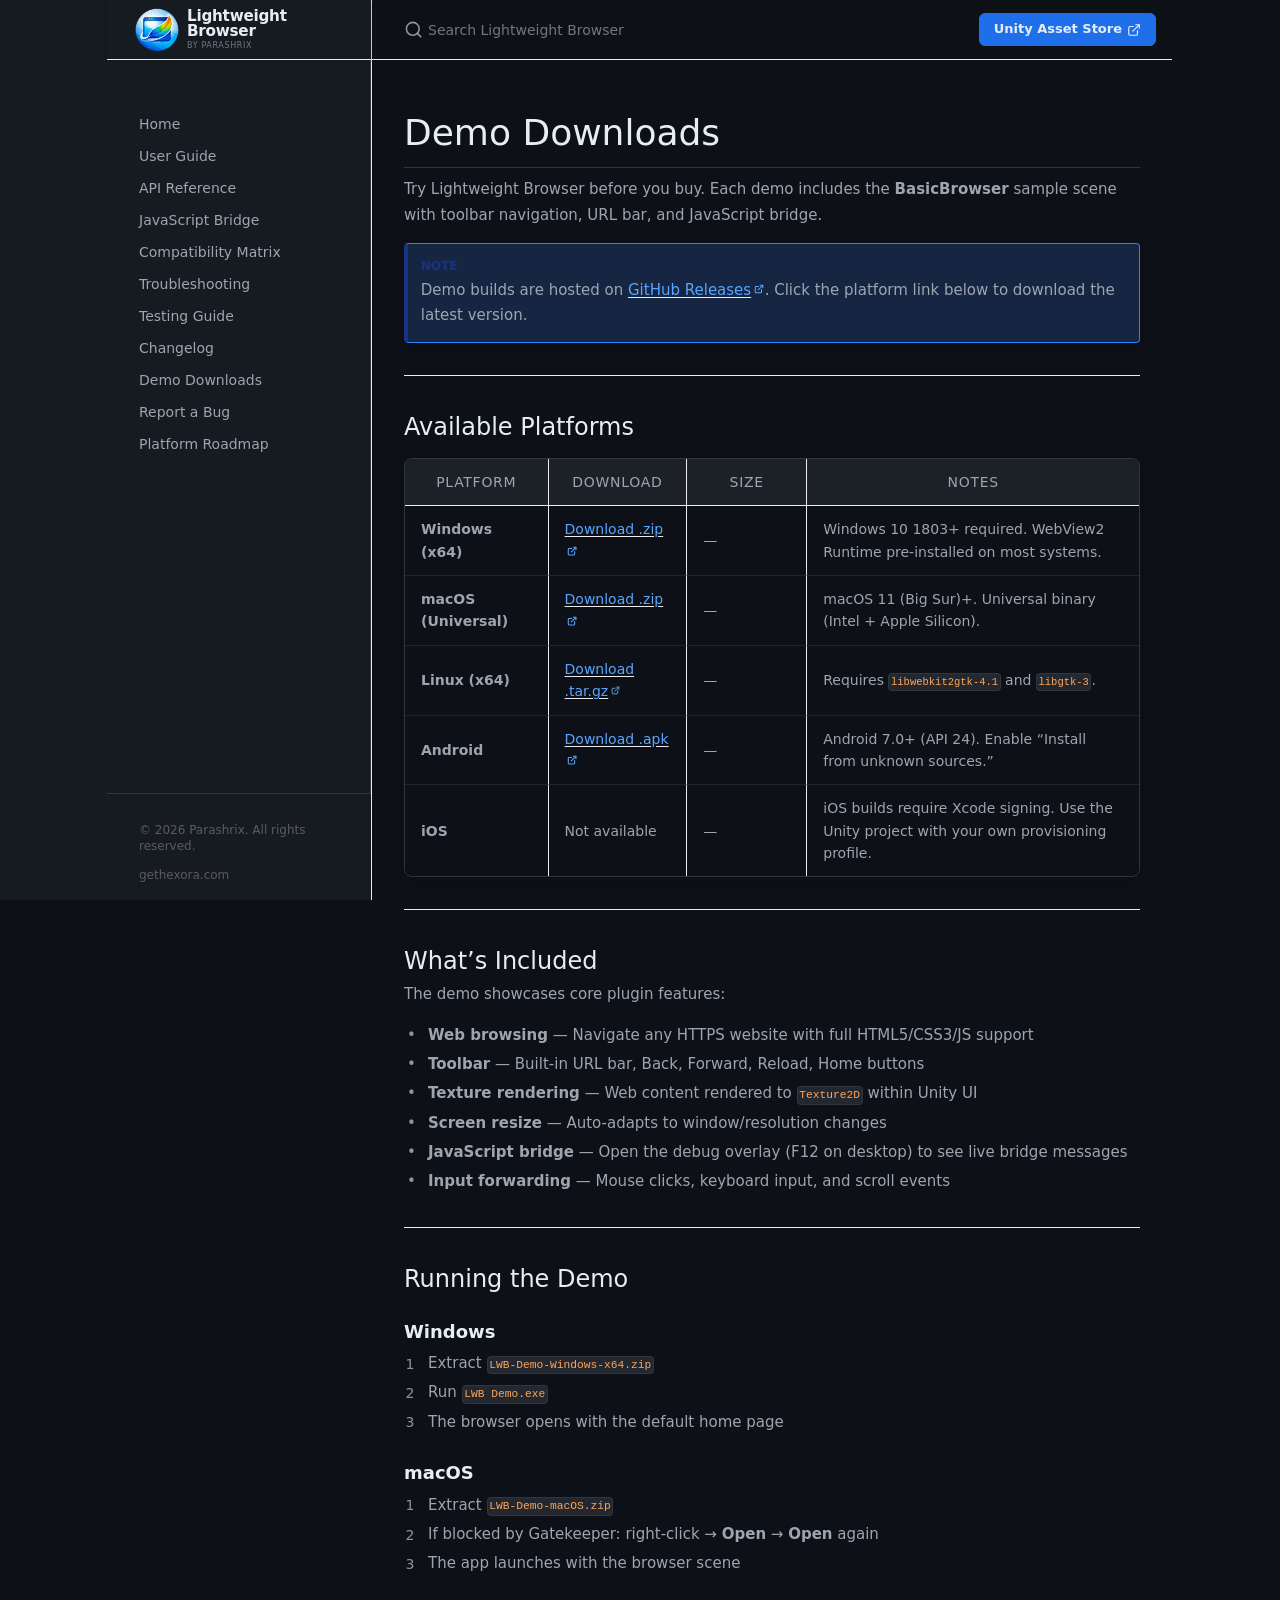
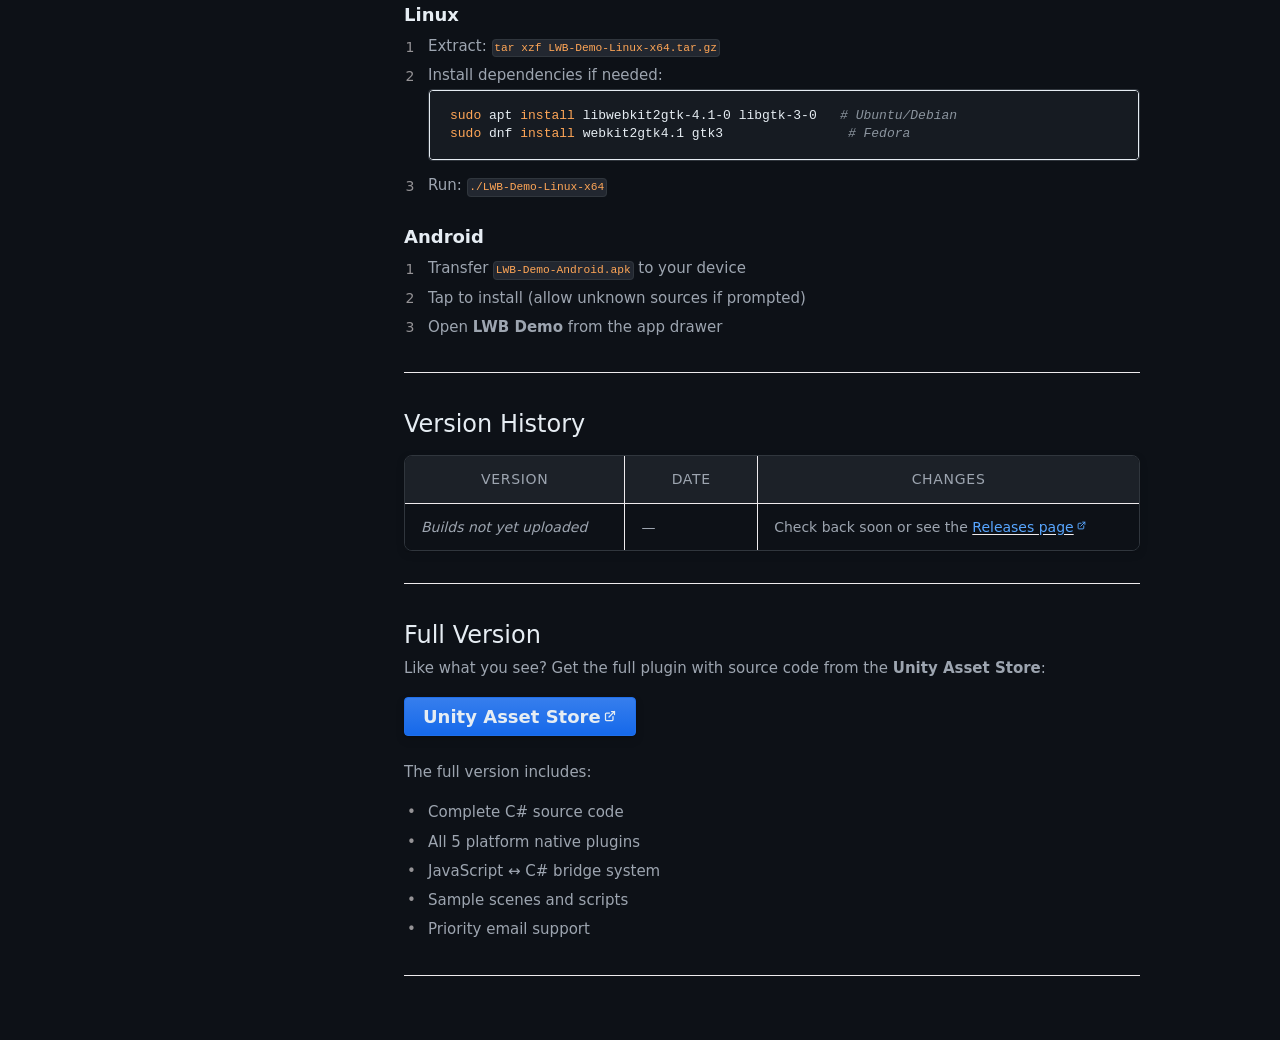
<file: demo/index.html>
<!DOCTYPE html> <html lang="en-US"> <head> <meta charset="UTF-8"> <meta http-equiv="X-UA-Compatible" content="IE=Edge"> <link rel="stylesheet" href="/assets/css/just-the-docs-default.css"> <link rel="stylesheet" href="/assets/css/just-the-docs-head-nav.css" id="jtd-head-nav-stylesheet"> <style id="jtd-nav-activation"> .site-nav > ul.nav-list:first-child > li:not(:nth-child(9)) > a, .site-nav > ul.nav-list:first-child > li > ul > li a { background-image: none; } .site-nav > ul.nav-list:not(:first-child) a, .site-nav li.external a { background-image: none; } .site-nav > ul.nav-list:first-child > li:nth-child(9) > a { font-weight: 600; text-decoration: none; }.site-nav > ul.nav-list:first-child > li:nth-child(9) > button svg { transform: rotate(-90deg); }.site-nav > ul.nav-list:first-child > li.nav-list-item:nth-child(9) > ul.nav-list { display: block; } </style> <script src="/assets/js/vendor/lunr.min.js"></script> <script src="/assets/js/just-the-docs.js"></script> <meta name="viewport" content="width=device-width, initial-scale=1"> <!-- Begin Jekyll SEO tag v2.8.0 --> <title>Demo Downloads | Lightweight Browser</title> <meta name="generator" content="Jekyll v4.4.1" /> <meta property="og:title" content="Demo Downloads" /> <meta name="author" content="Parashrix" /> <meta property="og:locale" content="en_US" /> <meta name="description" content="Download pre-built demo apps to try the Lightweight Browser Unity plugin on Windows, Android, macOS, iOS and Linux before purchasing." /> <meta property="og:description" content="Download pre-built demo apps to try the Lightweight Browser Unity plugin on Windows, Android, macOS, iOS and Linux before purchasing." /> <link rel="canonical" href="https://lwb-docs.gethexora.com/demo/" /> <meta property="og:url" content="https://lwb-docs.gethexora.com/demo/" /> <meta property="og:site_name" content="Lightweight Browser" /> <meta property="og:image" content="https://lwb-docs.gethexora.com/assets/images/lwb-logo.png" /> <meta property="og:type" content="website" /> <meta name="twitter:card" content="summary" /> <meta property="twitter:image" content="https://lwb-docs.gethexora.com/assets/images/lwb-logo.png" /> <meta property="twitter:title" content="Demo Downloads" /> <meta name="twitter:site" content="@" /> <meta name="twitter:creator" content="@Parashrix" /> <script type="application/ld+json"> {"@context":"https://schema.org","@type":"WebPage","author":{"@type":"Person","name":"Parashrix"},"dateModified":"2026-03-24T00:00:00+00:00","description":"Download pre-built demo apps to try the Lightweight Browser Unity plugin on Windows, Android, macOS, iOS and Linux before purchasing.","headline":"Demo Downloads","image":"https://lwb-docs.gethexora.com/assets/images/lwb-logo.png","publisher":{"@type":"Organization","logo":{"@type":"ImageObject","url":"https://lwb-docs.gethexora.com/assets/images/lwb-logo.png"},"name":"Parashrix"},"url":"https://lwb-docs.gethexora.com/demo/"}</script> <!-- End Jekyll SEO tag --> <!-- Favicon --> <link rel="icon" type="image/png" sizes="32x32" href="/assets/images/lwb-logo.png"> <link rel="apple-touch-icon" href="/assets/images/lwb-logo.png"> <!-- Open Graph enhancements --> <meta property="og:image:width" content="1200"> <meta property="og:image:height" content="630"> <meta property="og:image:alt" content="Lightweight Browser — Unity Webview Plugin by Parashrix"> <!-- Structured data: SoftwareApplication --> <script type="application/ld+json"> { "@context": "https://schema.org", "@type": "SoftwareApplication", "name": "Lightweight Browser", "applicationCategory": "DeveloperApplication", "operatingSystem": "Windows, macOS, Linux, Android, iOS", "description": "A multi-platform native webview plugin for Unity that renders web content to Texture2D.", "url": "https://lwb-docs.gethexora.com", "author": { "@type": "Organization", "name": "Parashrix", "url": "https://gethexora.com" }, "offers": { "@type": "Offer", "url": "https://assetstore.unity.com/publishers/parashrix", "priceCurrency": "USD", "availability": "https://schema.org/InStock" }, "softwareRequirements": "Unity 2022.3 LTS or newer" } </script> <!-- Back-to-top scroll behaviour --> <script> document.addEventListener('DOMContentLoaded', function() { var btn = document.getElementById('back-to-top'); if (!btn) return; window.addEventListener('scroll', function() { if (window.scrollY > 300) { btn.style.opacity = '1'; btn.style.pointerEvents = 'auto'; } else { btn.style.opacity = '0'; btn.style.pointerEvents = 'none'; } }); }); </script> </head> <body> <a class="skip-to-main" href="#main-content">Skip to main content</a> <svg xmlns="http://www.w3.org/2000/svg" class="d-none"> <symbol id="svg-link" viewBox="0 0 24 24"> <title>Link</title> <svg xmlns="http://www.w3.org/2000/svg" width="24" height="24" viewBox="0 0 24 24" fill="none" stroke="currentColor" stroke-width="2" stroke-linecap="round" stroke-linejoin="round" class="feather feather-link"> <path d="M10 13a5 5 0 0 0 7.54.54l3-3a5 5 0 0 0-7.07-7.07l-1.72 1.71"></path><path d="M14 11a5 5 0 0 0-7.54-.54l-3 3a5 5 0 0 0 7.07 7.07l1.71-1.71"></path> </svg> </symbol> <symbol id="svg-menu" viewBox="0 0 24 24"> <title>Menu</title> <svg xmlns="http://www.w3.org/2000/svg" width="24" height="24" viewBox="0 0 24 24" fill="none" stroke="currentColor" stroke-width="2" stroke-linecap="round" stroke-linejoin="round" class="feather feather-menu"> <line x1="3" y1="12" x2="21" y2="12"></line><line x1="3" y1="6" x2="21" y2="6"></line><line x1="3" y1="18" x2="21" y2="18"></line> </svg> </symbol> <symbol id="svg-arrow-right" viewBox="0 0 24 24"> <title>Expand</title> <svg xmlns="http://www.w3.org/2000/svg" width="24" height="24" viewBox="0 0 24 24" fill="none" stroke="currentColor" stroke-width="2" stroke-linecap="round" stroke-linejoin="round" class="feather feather-chevron-right"> <polyline points="9 18 15 12 9 6"></polyline> </svg> </symbol> <!-- Feather. MIT License: https://github.com/feathericons/feather/blob/master/LICENSE --> <symbol id="svg-external-link" width="24" height="24" viewBox="0 0 24 24" fill="none" stroke="currentColor" stroke-width="2" stroke-linecap="round" stroke-linejoin="round" class="feather feather-external-link"> <title id="svg-external-link-title">(external link)</title> <path d="M18 13v6a2 2 0 0 1-2 2H5a2 2 0 0 1-2-2V8a2 2 0 0 1 2-2h6"></path><polyline points="15 3 21 3 21 9"></polyline><line x1="10" y1="14" x2="21" y2="3"></line> </symbol> <symbol id="svg-doc" viewBox="0 0 24 24"> <title>Document</title> <svg xmlns="http://www.w3.org/2000/svg" width="24" height="24" viewBox="0 0 24 24" fill="none" stroke="currentColor" stroke-width="2" stroke-linecap="round" stroke-linejoin="round" class="feather feather-file"> <path d="M13 2H6a2 2 0 0 0-2 2v16a2 2 0 0 0 2 2h12a2 2 0 0 0 2-2V9z"></path><polyline points="13 2 13 9 20 9"></polyline> </svg> </symbol> <symbol id="svg-search" viewBox="0 0 24 24"> <title>Search</title> <svg xmlns="http://www.w3.org/2000/svg" width="24" height="24" viewBox="0 0 24 24" fill="none" stroke="currentColor" stroke-width="2" stroke-linecap="round" stroke-linejoin="round" class="feather feather-search"> <circle cx="11" cy="11" r="8"></circle><line x1="21" y1="21" x2="16.65" y2="16.65"></line> </svg> </symbol> <!-- Bootstrap Icons. MIT License: https://github.com/twbs/icons/blob/main/LICENSE.md --> <symbol id="svg-copy" viewBox="0 0 16 16"> <title>Copy</title> <svg xmlns="http://www.w3.org/2000/svg" width="16" height="16" fill="currentColor" class="bi bi-clipboard" viewBox="0 0 16 16"> <path d="M4 1.5H3a2 2 0 0 0-2 2V14a2 2 0 0 0 2 2h10a2 2 0 0 0 2-2V3.5a2 2 0 0 0-2-2h-1v1h1a1 1 0 0 1 1 1V14a1 1 0 0 1-1 1H3a1 1 0 0 1-1-1V3.5a1 1 0 0 1 1-1h1v-1z"/> <path d="M9.5 1a.5.5 0 0 1 .5.5v1a.5.5 0 0 1-.5.5h-3a.5.5 0 0 1-.5-.5v-1a.5.5 0 0 1 .5-.5h3zm-3-1A1.5 1.5 0 0 0 5 1.5v1A1.5 1.5 0 0 0 6.5 4h3A1.5 1.5 0 0 0 11 2.5v-1A1.5 1.5 0 0 0 9.5 0h-3z"/> </svg> </symbol> <symbol id="svg-copied" viewBox="0 0 16 16"> <title>Copied</title> <svg xmlns="http://www.w3.org/2000/svg" width="16" height="16" fill="currentColor" class="bi bi-clipboard-check-fill" viewBox="0 0 16 16"> <path d="M6.5 0A1.5 1.5 0 0 0 5 1.5v1A1.5 1.5 0 0 0 6.5 4h3A1.5 1.5 0 0 0 11 2.5v-1A1.5 1.5 0 0 0 9.5 0h-3Zm3 1a.5.5 0 0 1 .5.5v1a.5.5 0 0 1-.5.5h-3a.5.5 0 0 1-.5-.5v-1a.5.5 0 0 1 .5-.5h3Z"/> <path d="M4 1.5H3a2 2 0 0 0-2 2V14a2 2 0 0 0 2 2h10a2 2 0 0 0 2-2V3.5a2 2 0 0 0-2-2h-1v1A2.5 2.5 0 0 1 9.5 5h-3A2.5 2.5 0 0 1 4 2.5v-1Zm6.854 7.354-3 3a.5.5 0 0 1-.708 0l-1.5-1.5a.5.5 0 0 1 .708-.708L7.5 10.793l2.646-2.647a.5.5 0 0 1 .708.708Z"/> </svg> </symbol> </svg> <header class="side-bar"> <div class="site-header"> <a href="/" class="site-title lh-tight"><div class="site-brand"> <img src="/assets/images/lwb-logo.png" alt="" class="site-logo-img" /> <div class="site-brand-text"> <span class="site-brand-name">Lightweight Browser</span> <span class="site-brand-tagline">by Parashrix</span> </div> </div> </a> <button id="menu-button" class="site-button btn-reset" aria-label="Menu" aria-expanded="false"> <svg viewBox="0 0 24 24" class="icon" aria-hidden="true"><use xlink:href="#svg-menu"></use></svg> </button> </div> <nav aria-label="Main" id="site-nav" class="site-nav"> <ul class="nav-list"><li class="nav-list-item"><a href="/" class="nav-list-link">Home</a></li><li class="nav-list-item"><a href="/user-guide/" class="nav-list-link">User Guide</a></li><li class="nav-list-item"><a href="/api-reference/" class="nav-list-link">API Reference</a></li><li class="nav-list-item"><a href="/js-bridge-guide/" class="nav-list-link">JavaScript Bridge</a></li><li class="nav-list-item"><a href="/compatibility/" class="nav-list-link">Compatibility Matrix</a></li><li class="nav-list-item"><a href="/troubleshooting/" class="nav-list-link">Troubleshooting</a></li><li class="nav-list-item"><a href="/testing-guide/" class="nav-list-link">Testing Guide</a></li><li class="nav-list-item"><a href="/changelog/" class="nav-list-link">Changelog</a></li><li class="nav-list-item"><a href="/demo/" class="nav-list-link">Demo Downloads</a></li><li class="nav-list-item"><a href="/report-bug/" class="nav-list-link">Report a Bug</a></li><li class="nav-list-item"><a href="/roadmap/" class="nav-list-link">Platform Roadmap</a></li></ul> </nav> <div class="d-md-block d-none site-footer"> <p class="text-small text-grey-dk-100 mb-0">&copy; 2026 Parashrix. All rights reserved.</p> <p class="text-small text-grey-dk-100 mb-0"><a href="https://gethexora.com" style="color: inherit; text-decoration: none;">gethexora.com</a></p> </div> </header> <div class="main" id="top"> <div id="main-header" class="main-header"> <div class="search" role="search"> <div class="search-input-wrap"> <input type="text" id="search-input" class="search-input" tabindex="0" placeholder="Search Lightweight Browser" autocomplete="off"> <label for="search-input" class="search-label"> <span class="sr-only">Search Lightweight Browser</span> <svg viewBox="0 0 24 24" class="search-icon" aria-hidden="true"><use xlink:href="#svg-search"></use></svg> </label> </div> <div id="search-results" class="search-results"></div> </div> <nav aria-label="Auxiliary" class="aux-nav"> <ul class="aux-nav-list"> <li class="aux-nav-list-item"> <a href="https://assetstore.unity.com/publishers/parashrix" target="_blank" rel="noopener noreferrer" > Unity Asset Store <svg viewBox="0 0 24 24" aria-labelledby="svg-external-link-title"><use xlink:href="#svg-external-link"></use></svg> </a> </li> </ul> </nav> </div> <div class="main-content-wrap"> <div id="main-content" class="main-content"> <main> <h1 id="demo-downloads"> <a href="#demo-downloads" class="anchor-heading" aria-labelledby="demo-downloads"><svg viewBox="0 0 16 16" aria-hidden="true"><use xlink:href="#svg-link"></use></svg></a> Demo Downloads </h1> <p>Try Lightweight Browser before you buy. Each demo includes the <strong>BasicBrowser</strong> sample scene with toolbar navigation, URL bar, and JavaScript bridge.</p> <blockquote class="note"> <p>Demo builds are hosted on <a href="https://github.com/Parashrix/lightweight-browser-support/releases">GitHub Releases</a>. Click the platform link below to download the latest version.</p> </blockquote><hr /> <h2 id="available-platforms"> <a href="#available-platforms" class="anchor-heading" aria-labelledby="available-platforms"><svg viewBox="0 0 16 16" aria-hidden="true"><use xlink:href="#svg-link"></use></svg></a> Available Platforms </h2> <div class="table-wrapper"><table> <thead> <tr> <th>Platform</th> <th>Download</th> <th>Size</th> <th>Notes</th> </tr> </thead> <tbody> <tr> <td><strong>Windows (x64)</strong></td> <td><a href="https://github.com/Parashrix/lightweight-browser-support/releases/latest/download/LWB-Demo-Windows-x64.zip">Download .zip</a></td> <td>—</td> <td>Windows 10 1803+ required. WebView2 Runtime pre-installed on most systems.</td> </tr> <tr> <td><strong>macOS (Universal)</strong></td> <td><a href="https://github.com/Parashrix/lightweight-browser-support/releases/latest/download/LWB-Demo-macOS.zip">Download .zip</a></td> <td>—</td> <td>macOS 11 (Big Sur)+. Universal binary (Intel + Apple Silicon).</td> </tr> <tr> <td><strong>Linux (x64)</strong></td> <td><a href="https://github.com/Parashrix/lightweight-browser-support/releases/latest/download/LWB-Demo-Linux-x64.tar.gz">Download .tar.gz</a></td> <td>—</td> <td>Requires <code class="language-plaintext highlighter-rouge">libwebkit2gtk-4.1</code> and <code class="language-plaintext highlighter-rouge">libgtk-3</code>.</td> </tr> <tr> <td><strong>Android</strong></td> <td><a href="https://github.com/Parashrix/lightweight-browser-support/releases/latest/download/LWB-Demo-Android.apk">Download .apk</a></td> <td>—</td> <td>Android 7.0+ (API 24). Enable “Install from unknown sources.”</td> </tr> <tr> <td><strong>iOS</strong></td> <td>Not available</td> <td>—</td> <td>iOS builds require Xcode signing. Use the Unity project with your own provisioning profile.</td> </tr> </tbody> </table></div><hr /> <h2 id="whats-included"> <a href="#whats-included" class="anchor-heading" aria-labelledby="whats-included"><svg viewBox="0 0 16 16" aria-hidden="true"><use xlink:href="#svg-link"></use></svg></a> What’s Included </h2> <p>The demo showcases core plugin features:</p> <ul> <li><strong>Web browsing</strong> — Navigate any HTTPS website with full HTML5/CSS3/JS support</li> <li><strong>Toolbar</strong> — Built-in URL bar, Back, Forward, Reload, Home buttons</li> <li><strong>Texture rendering</strong> — Web content rendered to <code class="language-plaintext highlighter-rouge">Texture2D</code> within Unity UI</li> <li><strong>Screen resize</strong> — Auto-adapts to window/resolution changes</li> <li><strong>JavaScript bridge</strong> — Open the debug overlay (F12 on desktop) to see live bridge messages</li> <li><strong>Input forwarding</strong> — Mouse clicks, keyboard input, and scroll events</li> </ul><hr /> <h2 id="running-the-demo"> <a href="#running-the-demo" class="anchor-heading" aria-labelledby="running-the-demo"><svg viewBox="0 0 16 16" aria-hidden="true"><use xlink:href="#svg-link"></use></svg></a> Running the Demo </h2> <h3 id="windows"> <a href="#windows" class="anchor-heading" aria-labelledby="windows"><svg viewBox="0 0 16 16" aria-hidden="true"><use xlink:href="#svg-link"></use></svg></a> Windows </h3> <ol> <li>Extract <code class="language-plaintext highlighter-rouge">LWB-Demo-Windows-x64.zip</code></li> <li>Run <code class="language-plaintext highlighter-rouge">LWB Demo.exe</code></li> <li>The browser opens with the default home page</li> </ol> <h3 id="macos"> <a href="#macos" class="anchor-heading" aria-labelledby="macos"><svg viewBox="0 0 16 16" aria-hidden="true"><use xlink:href="#svg-link"></use></svg></a> macOS </h3> <ol> <li>Extract <code class="language-plaintext highlighter-rouge">LWB-Demo-macOS.zip</code></li> <li>If blocked by Gatekeeper: right-click → <strong>Open</strong> → <strong>Open</strong> again</li> <li>The app launches with the browser scene</li> </ol> <h3 id="linux"> <a href="#linux" class="anchor-heading" aria-labelledby="linux"><svg viewBox="0 0 16 16" aria-hidden="true"><use xlink:href="#svg-link"></use></svg></a> Linux </h3> <ol> <li>Extract: <code class="language-plaintext highlighter-rouge">tar xzf LWB-Demo-Linux-x64.tar.gz</code></li> <li>Install dependencies if needed: <div class="language-bash highlighter-rouge"><div class="highlight"><pre class="highlight"><code><span class="nb">sudo </span>apt <span class="nb">install </span>libwebkit2gtk-4.1-0 libgtk-3-0   <span class="c"># Ubuntu/Debian</span>
<span class="nb">sudo </span>dnf <span class="nb">install </span>webkit2gtk4.1 gtk3                <span class="c"># Fedora</span>
</code></pre></div> </div> </li> <li>Run: <code class="language-plaintext highlighter-rouge">./LWB-Demo-Linux-x64</code></li> </ol> <h3 id="android"> <a href="#android" class="anchor-heading" aria-labelledby="android"><svg viewBox="0 0 16 16" aria-hidden="true"><use xlink:href="#svg-link"></use></svg></a> Android </h3> <ol> <li>Transfer <code class="language-plaintext highlighter-rouge">LWB-Demo-Android.apk</code> to your device</li> <li>Tap to install (allow unknown sources if prompted)</li> <li>Open <strong>LWB Demo</strong> from the app drawer</li> </ol><hr /> <h2 id="version-history"> <a href="#version-history" class="anchor-heading" aria-labelledby="version-history"><svg viewBox="0 0 16 16" aria-hidden="true"><use xlink:href="#svg-link"></use></svg></a> Version History </h2> <div class="table-wrapper"><table> <thead> <tr> <th>Version</th> <th>Date</th> <th>Changes</th> </tr> </thead> <tbody> <tr> <td><em>Builds not yet uploaded</em></td> <td>—</td> <td>Check back soon or see the <a href="https://github.com/Parashrix/lightweight-browser-support/releases">Releases page</a></td> </tr> </tbody> </table></div><hr /> <h2 id="full-version"> <a href="#full-version" class="anchor-heading" aria-labelledby="full-version"><svg viewBox="0 0 16 16" aria-hidden="true"><use xlink:href="#svg-link"></use></svg></a> Full Version </h2> <p>Like what you see? Get the full plugin with source code from the <strong>Unity Asset Store</strong>:</p> <p><a href="https://assetstore.unity.com/publishers/Parashrix" class="btn btn-primary fs-5 mb-4 mb-md-0 mr-2" target="_blank" rel="noopener noreferrer"><strong>Unity Asset Store</strong></a></p> <p>The full version includes:</p> <ul> <li>Complete C# source code</li> <li>All 5 platform native plugins</li> <li>JavaScript ↔ C# bridge system</li> <li>Sample scenes and scripts</li> <li>Priority email support</li> </ul> </main> <hr> <footer> <p><a href="#top" id="back-to-top">↑</a></p> <div class="d-md-none mt-4 fs-2"> <p class="text-small text-grey-dk-100 mb-0">&copy; 2026 Parashrix. All rights reserved.</p> <p class="text-small text-grey-dk-100 mb-0"><a href="https://gethexora.com" style="color: inherit; text-decoration: none;">gethexora.com</a></p> </div> </footer> </div> </div> <div class="search-overlay"></div> </div> </body> </html>
</file>
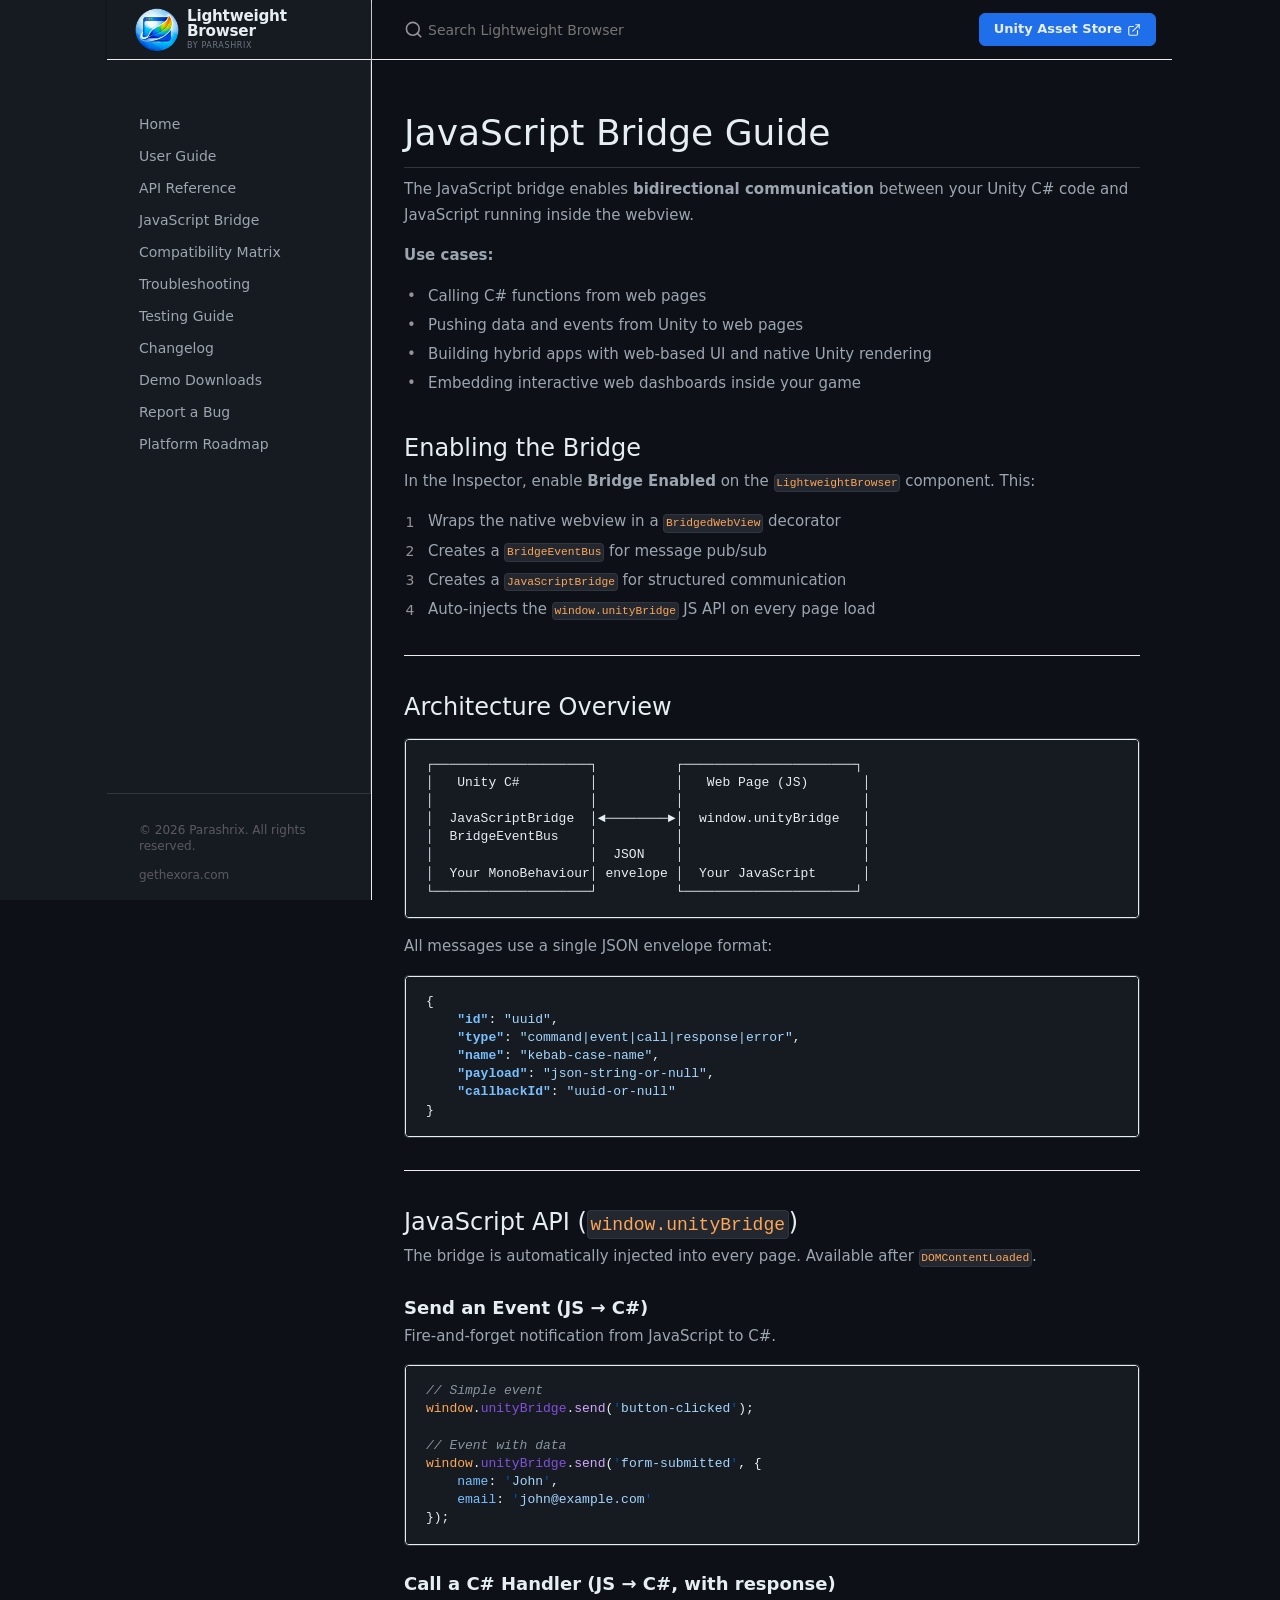
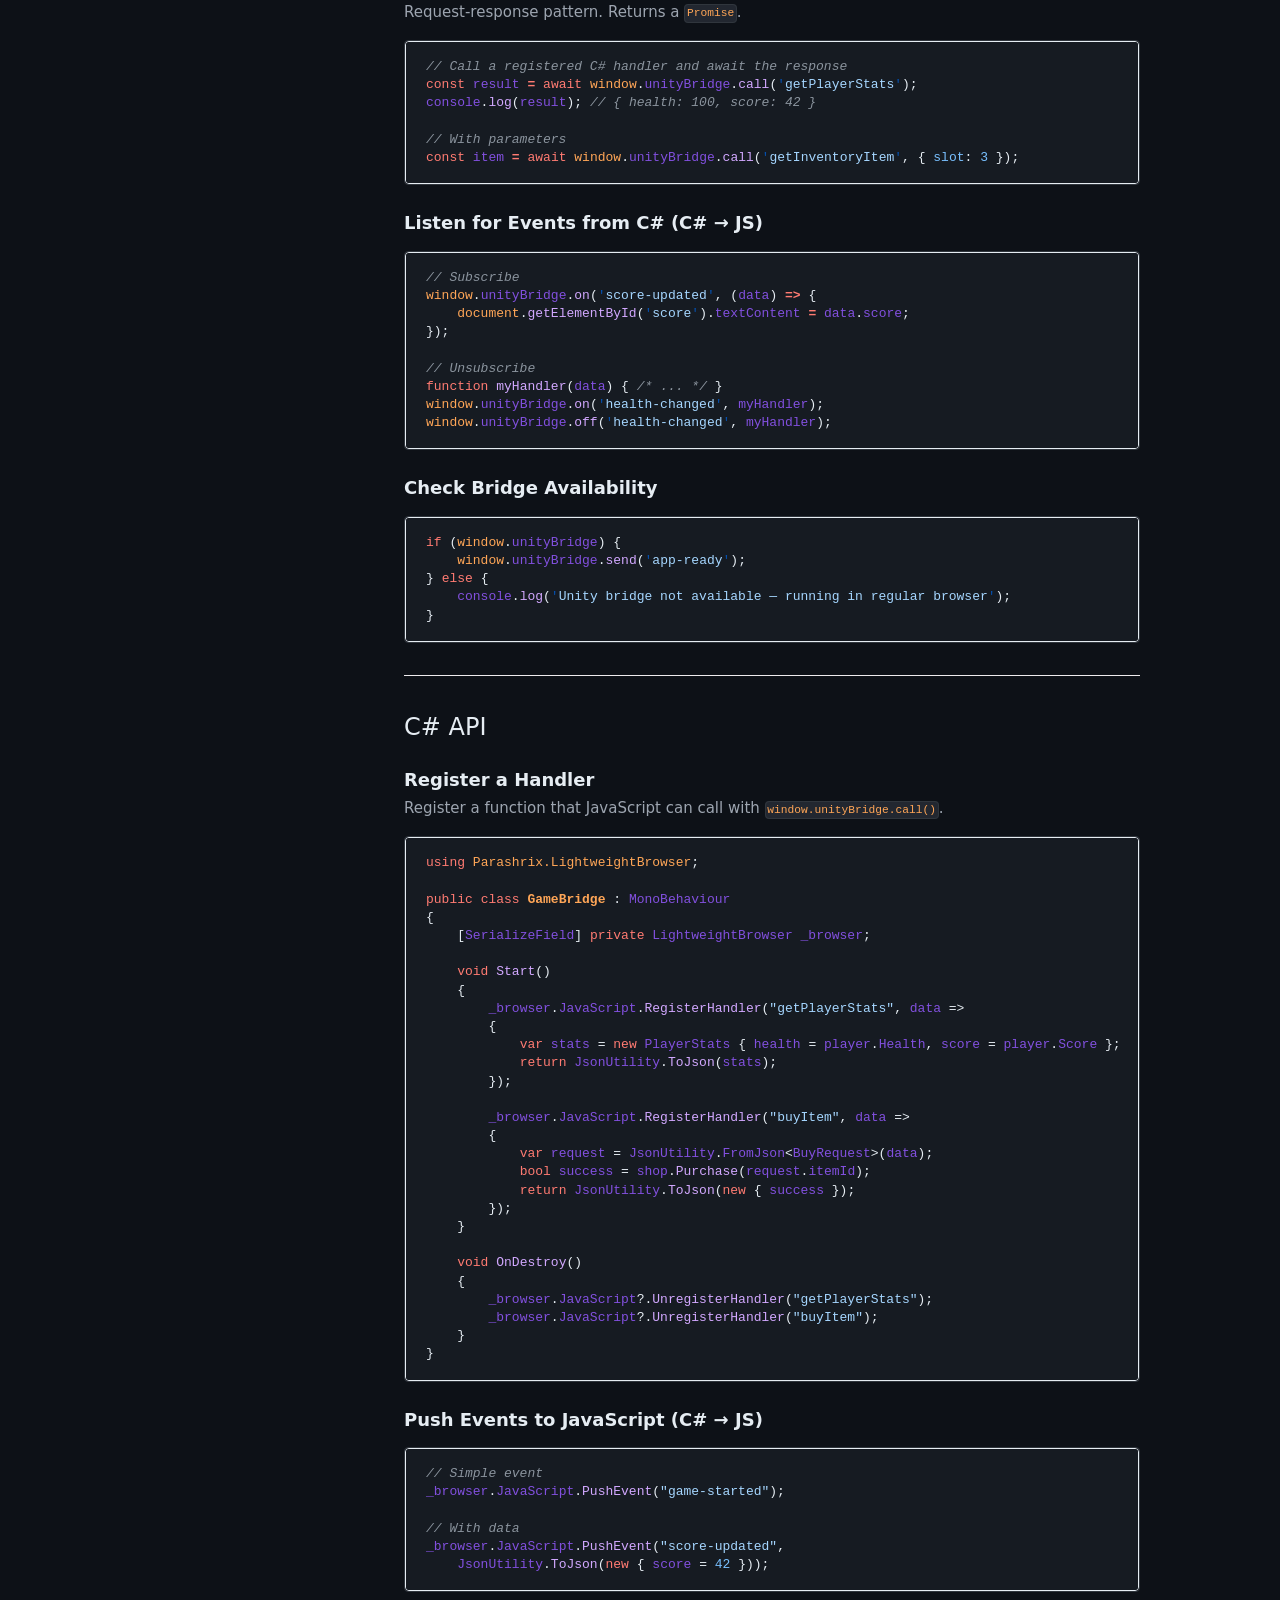
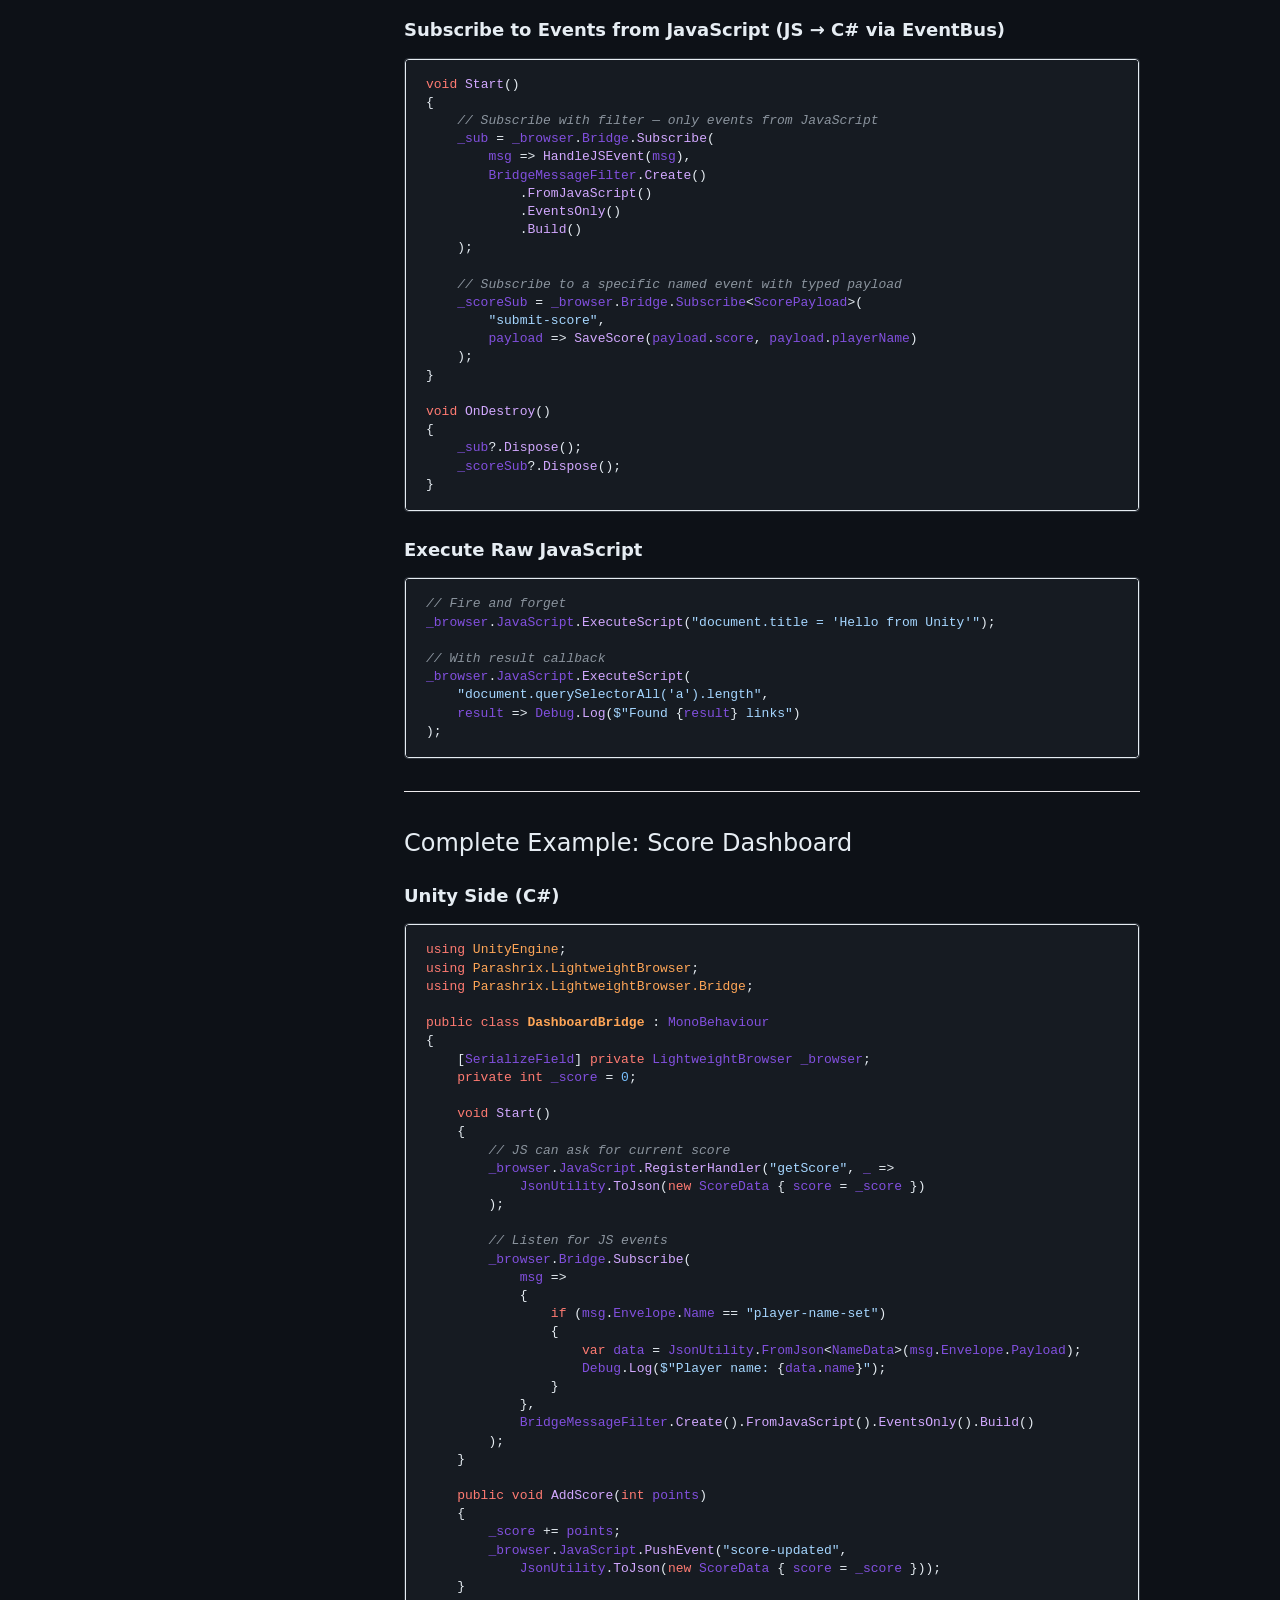
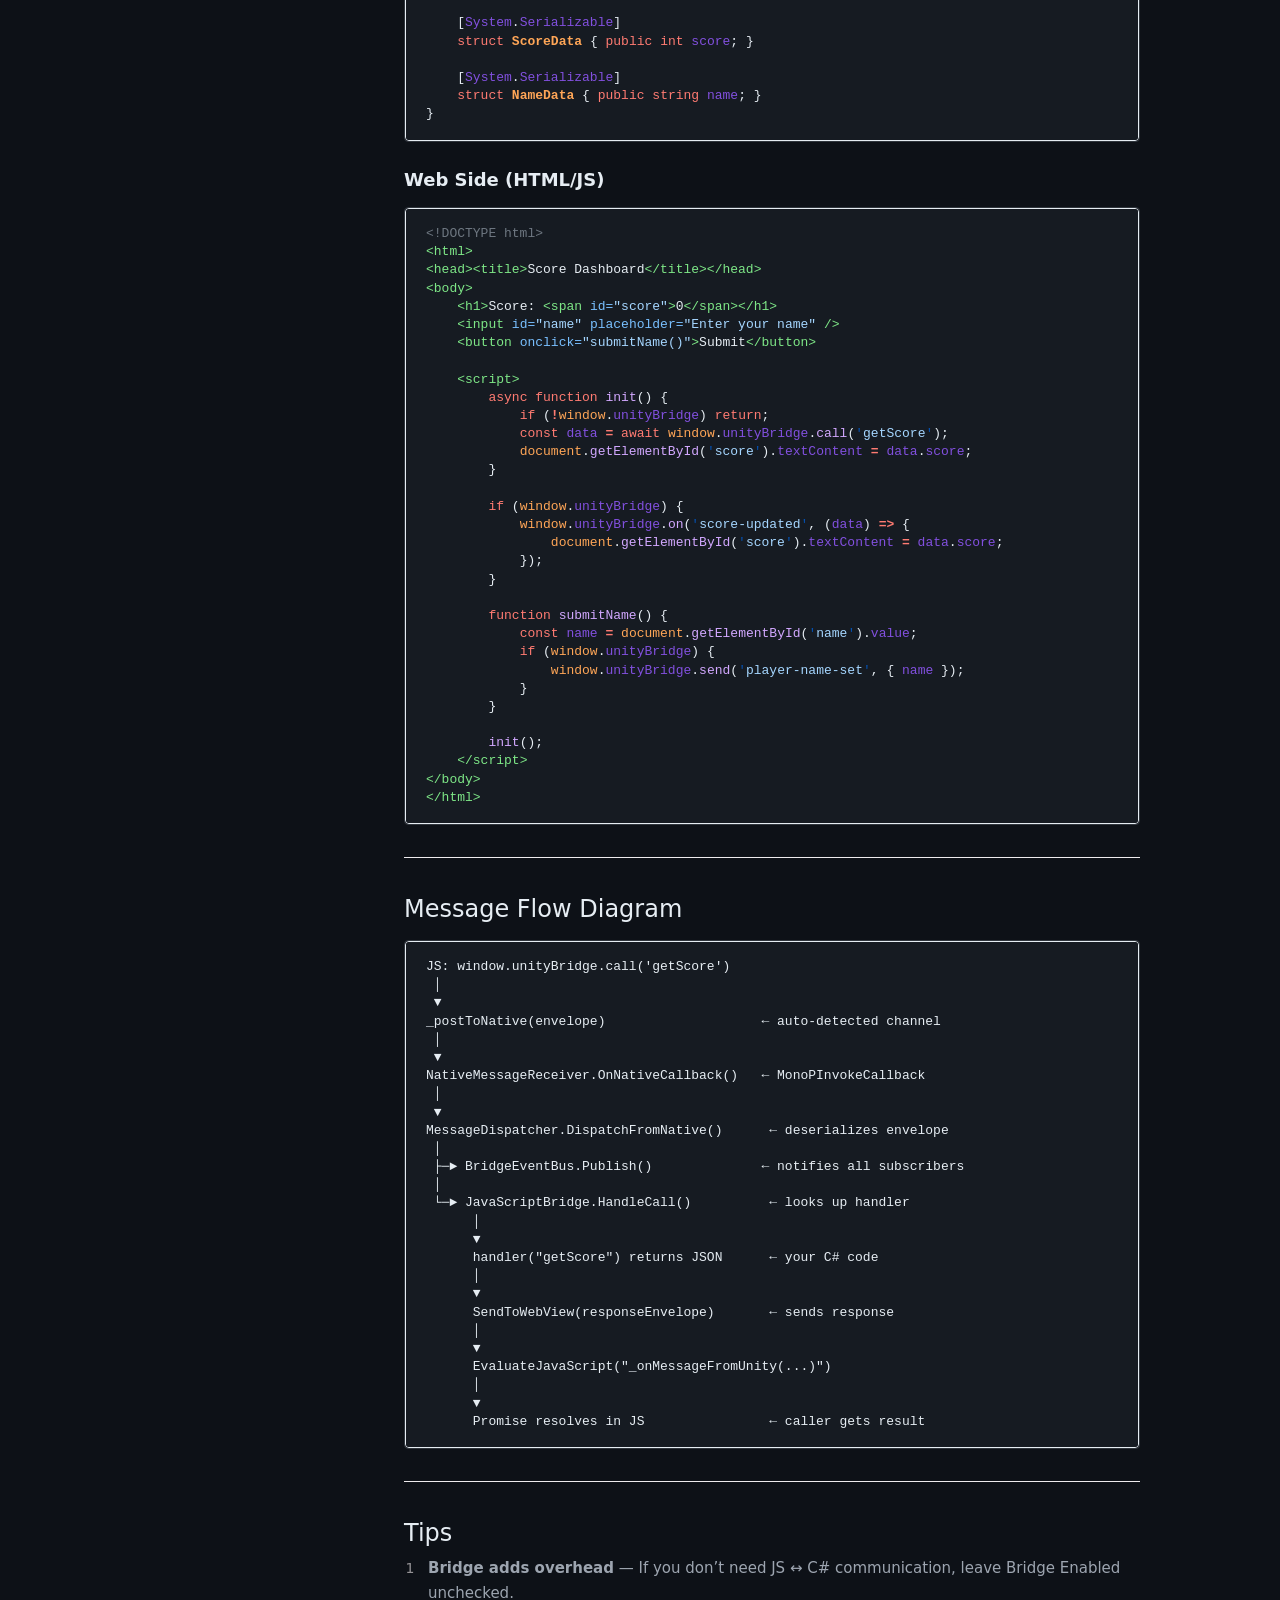
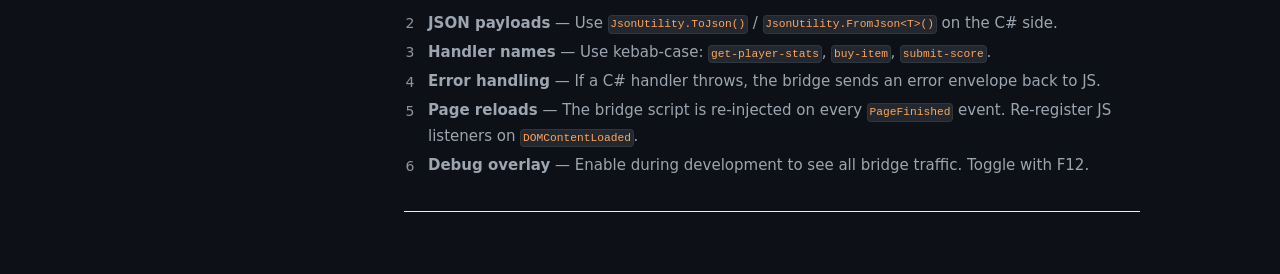
<file: js-bridge-guide/index.html>
<!DOCTYPE html> <html lang="en-US"> <head> <meta charset="UTF-8"> <meta http-equiv="X-UA-Compatible" content="IE=Edge"> <link rel="stylesheet" href="/assets/css/just-the-docs-default.css"> <link rel="stylesheet" href="/assets/css/just-the-docs-head-nav.css" id="jtd-head-nav-stylesheet"> <style id="jtd-nav-activation"> .site-nav > ul.nav-list:first-child > li:not(:nth-child(4)) > a, .site-nav > ul.nav-list:first-child > li > ul > li a { background-image: none; } .site-nav > ul.nav-list:not(:first-child) a, .site-nav li.external a { background-image: none; } .site-nav > ul.nav-list:first-child > li:nth-child(4) > a { font-weight: 600; text-decoration: none; }.site-nav > ul.nav-list:first-child > li:nth-child(4) > button svg { transform: rotate(-90deg); }.site-nav > ul.nav-list:first-child > li.nav-list-item:nth-child(4) > ul.nav-list { display: block; } </style> <script src="/assets/js/vendor/lunr.min.js"></script> <script src="/assets/js/just-the-docs.js"></script> <meta name="viewport" content="width=device-width, initial-scale=1"> <!-- Begin Jekyll SEO tag v2.8.0 --> <title>JavaScript Bridge | Lightweight Browser</title> <meta name="generator" content="Jekyll v4.4.1" /> <meta property="og:title" content="JavaScript Bridge" /> <meta name="author" content="Parashrix" /> <meta property="og:locale" content="en_US" /> <meta name="description" content="Bidirectional JavaScript-to-C# bridge guide for Lightweight Browser. window.unityBridge API with send, call, on/off messaging patterns." /> <meta property="og:description" content="Bidirectional JavaScript-to-C# bridge guide for Lightweight Browser. window.unityBridge API with send, call, on/off messaging patterns." /> <link rel="canonical" href="https://lwb-docs.gethexora.com/js-bridge-guide/" /> <meta property="og:url" content="https://lwb-docs.gethexora.com/js-bridge-guide/" /> <meta property="og:site_name" content="Lightweight Browser" /> <meta property="og:image" content="https://lwb-docs.gethexora.com/assets/images/lwb-logo.png" /> <meta property="og:type" content="website" /> <meta name="twitter:card" content="summary" /> <meta property="twitter:image" content="https://lwb-docs.gethexora.com/assets/images/lwb-logo.png" /> <meta property="twitter:title" content="JavaScript Bridge" /> <meta name="twitter:site" content="@" /> <meta name="twitter:creator" content="@Parashrix" /> <script type="application/ld+json"> {"@context":"https://schema.org","@type":"WebPage","author":{"@type":"Person","name":"Parashrix"},"dateModified":"2026-03-24T00:00:00+00:00","description":"Bidirectional JavaScript-to-C# bridge guide for Lightweight Browser. window.unityBridge API with send, call, on/off messaging patterns.","headline":"JavaScript Bridge","image":"https://lwb-docs.gethexora.com/assets/images/lwb-logo.png","publisher":{"@type":"Organization","logo":{"@type":"ImageObject","url":"https://lwb-docs.gethexora.com/assets/images/lwb-logo.png"},"name":"Parashrix"},"url":"https://lwb-docs.gethexora.com/js-bridge-guide/"}</script> <!-- End Jekyll SEO tag --> <!-- Favicon --> <link rel="icon" type="image/png" sizes="32x32" href="/assets/images/lwb-logo.png"> <link rel="apple-touch-icon" href="/assets/images/lwb-logo.png"> <!-- Open Graph enhancements --> <meta property="og:image:width" content="1200"> <meta property="og:image:height" content="630"> <meta property="og:image:alt" content="Lightweight Browser — Unity Webview Plugin by Parashrix"> <!-- Structured data: SoftwareApplication --> <script type="application/ld+json"> { "@context": "https://schema.org", "@type": "SoftwareApplication", "name": "Lightweight Browser", "applicationCategory": "DeveloperApplication", "operatingSystem": "Windows, macOS, Linux, Android, iOS", "description": "A multi-platform native webview plugin for Unity that renders web content to Texture2D.", "url": "https://lwb-docs.gethexora.com", "author": { "@type": "Organization", "name": "Parashrix", "url": "https://gethexora.com" }, "offers": { "@type": "Offer", "url": "https://assetstore.unity.com/publishers/parashrix", "priceCurrency": "USD", "availability": "https://schema.org/InStock" }, "softwareRequirements": "Unity 2022.3 LTS or newer" } </script> <!-- Back-to-top scroll behaviour --> <script> document.addEventListener('DOMContentLoaded', function() { var btn = document.getElementById('back-to-top'); if (!btn) return; window.addEventListener('scroll', function() { if (window.scrollY > 300) { btn.style.opacity = '1'; btn.style.pointerEvents = 'auto'; } else { btn.style.opacity = '0'; btn.style.pointerEvents = 'none'; } }); }); </script> </head> <body> <a class="skip-to-main" href="#main-content">Skip to main content</a> <svg xmlns="http://www.w3.org/2000/svg" class="d-none"> <symbol id="svg-link" viewBox="0 0 24 24"> <title>Link</title> <svg xmlns="http://www.w3.org/2000/svg" width="24" height="24" viewBox="0 0 24 24" fill="none" stroke="currentColor" stroke-width="2" stroke-linecap="round" stroke-linejoin="round" class="feather feather-link"> <path d="M10 13a5 5 0 0 0 7.54.54l3-3a5 5 0 0 0-7.07-7.07l-1.72 1.71"></path><path d="M14 11a5 5 0 0 0-7.54-.54l-3 3a5 5 0 0 0 7.07 7.07l1.71-1.71"></path> </svg> </symbol> <symbol id="svg-menu" viewBox="0 0 24 24"> <title>Menu</title> <svg xmlns="http://www.w3.org/2000/svg" width="24" height="24" viewBox="0 0 24 24" fill="none" stroke="currentColor" stroke-width="2" stroke-linecap="round" stroke-linejoin="round" class="feather feather-menu"> <line x1="3" y1="12" x2="21" y2="12"></line><line x1="3" y1="6" x2="21" y2="6"></line><line x1="3" y1="18" x2="21" y2="18"></line> </svg> </symbol> <symbol id="svg-arrow-right" viewBox="0 0 24 24"> <title>Expand</title> <svg xmlns="http://www.w3.org/2000/svg" width="24" height="24" viewBox="0 0 24 24" fill="none" stroke="currentColor" stroke-width="2" stroke-linecap="round" stroke-linejoin="round" class="feather feather-chevron-right"> <polyline points="9 18 15 12 9 6"></polyline> </svg> </symbol> <!-- Feather. MIT License: https://github.com/feathericons/feather/blob/master/LICENSE --> <symbol id="svg-external-link" width="24" height="24" viewBox="0 0 24 24" fill="none" stroke="currentColor" stroke-width="2" stroke-linecap="round" stroke-linejoin="round" class="feather feather-external-link"> <title id="svg-external-link-title">(external link)</title> <path d="M18 13v6a2 2 0 0 1-2 2H5a2 2 0 0 1-2-2V8a2 2 0 0 1 2-2h6"></path><polyline points="15 3 21 3 21 9"></polyline><line x1="10" y1="14" x2="21" y2="3"></line> </symbol> <symbol id="svg-doc" viewBox="0 0 24 24"> <title>Document</title> <svg xmlns="http://www.w3.org/2000/svg" width="24" height="24" viewBox="0 0 24 24" fill="none" stroke="currentColor" stroke-width="2" stroke-linecap="round" stroke-linejoin="round" class="feather feather-file"> <path d="M13 2H6a2 2 0 0 0-2 2v16a2 2 0 0 0 2 2h12a2 2 0 0 0 2-2V9z"></path><polyline points="13 2 13 9 20 9"></polyline> </svg> </symbol> <symbol id="svg-search" viewBox="0 0 24 24"> <title>Search</title> <svg xmlns="http://www.w3.org/2000/svg" width="24" height="24" viewBox="0 0 24 24" fill="none" stroke="currentColor" stroke-width="2" stroke-linecap="round" stroke-linejoin="round" class="feather feather-search"> <circle cx="11" cy="11" r="8"></circle><line x1="21" y1="21" x2="16.65" y2="16.65"></line> </svg> </symbol> <!-- Bootstrap Icons. MIT License: https://github.com/twbs/icons/blob/main/LICENSE.md --> <symbol id="svg-copy" viewBox="0 0 16 16"> <title>Copy</title> <svg xmlns="http://www.w3.org/2000/svg" width="16" height="16" fill="currentColor" class="bi bi-clipboard" viewBox="0 0 16 16"> <path d="M4 1.5H3a2 2 0 0 0-2 2V14a2 2 0 0 0 2 2h10a2 2 0 0 0 2-2V3.5a2 2 0 0 0-2-2h-1v1h1a1 1 0 0 1 1 1V14a1 1 0 0 1-1 1H3a1 1 0 0 1-1-1V3.5a1 1 0 0 1 1-1h1v-1z"/> <path d="M9.5 1a.5.5 0 0 1 .5.5v1a.5.5 0 0 1-.5.5h-3a.5.5 0 0 1-.5-.5v-1a.5.5 0 0 1 .5-.5h3zm-3-1A1.5 1.5 0 0 0 5 1.5v1A1.5 1.5 0 0 0 6.5 4h3A1.5 1.5 0 0 0 11 2.5v-1A1.5 1.5 0 0 0 9.5 0h-3z"/> </svg> </symbol> <symbol id="svg-copied" viewBox="0 0 16 16"> <title>Copied</title> <svg xmlns="http://www.w3.org/2000/svg" width="16" height="16" fill="currentColor" class="bi bi-clipboard-check-fill" viewBox="0 0 16 16"> <path d="M6.5 0A1.5 1.5 0 0 0 5 1.5v1A1.5 1.5 0 0 0 6.5 4h3A1.5 1.5 0 0 0 11 2.5v-1A1.5 1.5 0 0 0 9.5 0h-3Zm3 1a.5.5 0 0 1 .5.5v1a.5.5 0 0 1-.5.5h-3a.5.5 0 0 1-.5-.5v-1a.5.5 0 0 1 .5-.5h3Z"/> <path d="M4 1.5H3a2 2 0 0 0-2 2V14a2 2 0 0 0 2 2h10a2 2 0 0 0 2-2V3.5a2 2 0 0 0-2-2h-1v1A2.5 2.5 0 0 1 9.5 5h-3A2.5 2.5 0 0 1 4 2.5v-1Zm6.854 7.354-3 3a.5.5 0 0 1-.708 0l-1.5-1.5a.5.5 0 0 1 .708-.708L7.5 10.793l2.646-2.647a.5.5 0 0 1 .708.708Z"/> </svg> </symbol> </svg> <header class="side-bar"> <div class="site-header"> <a href="/" class="site-title lh-tight"><div class="site-brand"> <img src="/assets/images/lwb-logo.png" alt="" class="site-logo-img" /> <div class="site-brand-text"> <span class="site-brand-name">Lightweight Browser</span> <span class="site-brand-tagline">by Parashrix</span> </div> </div> </a> <button id="menu-button" class="site-button btn-reset" aria-label="Menu" aria-expanded="false"> <svg viewBox="0 0 24 24" class="icon" aria-hidden="true"><use xlink:href="#svg-menu"></use></svg> </button> </div> <nav aria-label="Main" id="site-nav" class="site-nav"> <ul class="nav-list"><li class="nav-list-item"><a href="/" class="nav-list-link">Home</a></li><li class="nav-list-item"><a href="/user-guide/" class="nav-list-link">User Guide</a></li><li class="nav-list-item"><a href="/api-reference/" class="nav-list-link">API Reference</a></li><li class="nav-list-item"><a href="/js-bridge-guide/" class="nav-list-link">JavaScript Bridge</a></li><li class="nav-list-item"><a href="/compatibility/" class="nav-list-link">Compatibility Matrix</a></li><li class="nav-list-item"><a href="/troubleshooting/" class="nav-list-link">Troubleshooting</a></li><li class="nav-list-item"><a href="/testing-guide/" class="nav-list-link">Testing Guide</a></li><li class="nav-list-item"><a href="/changelog/" class="nav-list-link">Changelog</a></li><li class="nav-list-item"><a href="/demo/" class="nav-list-link">Demo Downloads</a></li><li class="nav-list-item"><a href="/report-bug/" class="nav-list-link">Report a Bug</a></li><li class="nav-list-item"><a href="/roadmap/" class="nav-list-link">Platform Roadmap</a></li></ul> </nav> <div class="d-md-block d-none site-footer"> <p class="text-small text-grey-dk-100 mb-0">&copy; 2026 Parashrix. All rights reserved.</p> <p class="text-small text-grey-dk-100 mb-0"><a href="https://gethexora.com" style="color: inherit; text-decoration: none;">gethexora.com</a></p> </div> </header> <div class="main" id="top"> <div id="main-header" class="main-header"> <div class="search" role="search"> <div class="search-input-wrap"> <input type="text" id="search-input" class="search-input" tabindex="0" placeholder="Search Lightweight Browser" autocomplete="off"> <label for="search-input" class="search-label"> <span class="sr-only">Search Lightweight Browser</span> <svg viewBox="0 0 24 24" class="search-icon" aria-hidden="true"><use xlink:href="#svg-search"></use></svg> </label> </div> <div id="search-results" class="search-results"></div> </div> <nav aria-label="Auxiliary" class="aux-nav"> <ul class="aux-nav-list"> <li class="aux-nav-list-item"> <a href="https://assetstore.unity.com/publishers/parashrix" target="_blank" rel="noopener noreferrer" > Unity Asset Store <svg viewBox="0 0 24 24" aria-labelledby="svg-external-link-title"><use xlink:href="#svg-external-link"></use></svg> </a> </li> </ul> </nav> </div> <div class="main-content-wrap"> <div id="main-content" class="main-content"> <main> <h1 id="javascript-bridge-guide"> <a href="#javascript-bridge-guide" class="anchor-heading" aria-labelledby="javascript-bridge-guide"><svg viewBox="0 0 16 16" aria-hidden="true"><use xlink:href="#svg-link"></use></svg></a> JavaScript Bridge Guide </h1> <p>The JavaScript bridge enables <strong>bidirectional communication</strong> between your Unity C# code and JavaScript running inside the webview.</p> <p><strong>Use cases:</strong></p> <ul> <li>Calling C# functions from web pages</li> <li>Pushing data and events from Unity to web pages</li> <li>Building hybrid apps with web-based UI and native Unity rendering</li> <li>Embedding interactive web dashboards inside your game</li> </ul> <h2 id="enabling-the-bridge"> <a href="#enabling-the-bridge" class="anchor-heading" aria-labelledby="enabling-the-bridge"><svg viewBox="0 0 16 16" aria-hidden="true"><use xlink:href="#svg-link"></use></svg></a> Enabling the Bridge </h2> <p>In the Inspector, enable <strong>Bridge Enabled</strong> on the <code class="language-plaintext highlighter-rouge">LightweightBrowser</code> component. This:</p> <ol> <li>Wraps the native webview in a <code class="language-plaintext highlighter-rouge">BridgedWebView</code> decorator</li> <li>Creates a <code class="language-plaintext highlighter-rouge">BridgeEventBus</code> for message pub/sub</li> <li>Creates a <code class="language-plaintext highlighter-rouge">JavaScriptBridge</code> for structured communication</li> <li>Auto-injects the <code class="language-plaintext highlighter-rouge">window.unityBridge</code> JS API on every page load</li> </ol><hr /> <h2 id="architecture-overview"> <a href="#architecture-overview" class="anchor-heading" aria-labelledby="architecture-overview"><svg viewBox="0 0 16 16" aria-hidden="true"><use xlink:href="#svg-link"></use></svg></a> Architecture Overview </h2> <div class="language-plaintext highlighter-rouge"><div class="highlight"><pre class="highlight"><code>┌────────────────────┐          ┌──────────────────────┐
│   Unity C#         │          │   Web Page (JS)       │
│                    │          │                       │
│  JavaScriptBridge  │◄────────►│  window.unityBridge   │
│  BridgeEventBus    │          │                       │
│                    │  JSON    │                       │
│  Your MonoBehaviour│ envelope │  Your JavaScript      │
└────────────────────┘          └──────────────────────┘
</code></pre></div></div> <p>All messages use a single JSON envelope format:</p> <div class="language-json highlighter-rouge"><div class="highlight"><pre class="highlight"><code><span class="p">{</span><span class="w">
    </span><span class="nl">"id"</span><span class="p">:</span><span class="w"> </span><span class="s2">"uuid"</span><span class="p">,</span><span class="w">
    </span><span class="nl">"type"</span><span class="p">:</span><span class="w"> </span><span class="s2">"command|event|call|response|error"</span><span class="p">,</span><span class="w">
    </span><span class="nl">"name"</span><span class="p">:</span><span class="w"> </span><span class="s2">"kebab-case-name"</span><span class="p">,</span><span class="w">
    </span><span class="nl">"payload"</span><span class="p">:</span><span class="w"> </span><span class="s2">"json-string-or-null"</span><span class="p">,</span><span class="w">
    </span><span class="nl">"callbackId"</span><span class="p">:</span><span class="w"> </span><span class="s2">"uuid-or-null"</span><span class="w">
</span><span class="p">}</span><span class="w">
</span></code></pre></div></div><hr /> <h2 id="javascript-api-windowunitybridge"> <a href="#javascript-api-windowunitybridge" class="anchor-heading" aria-labelledby="javascript-api-windowunitybridge"><svg viewBox="0 0 16 16" aria-hidden="true"><use xlink:href="#svg-link"></use></svg></a> JavaScript API (<code class="language-plaintext highlighter-rouge">window.unityBridge</code>) </h2> <p>The bridge is automatically injected into every page. Available after <code class="language-plaintext highlighter-rouge">DOMContentLoaded</code>.</p> <h3 id="send-an-event-js--c"> <a href="#send-an-event-js--c" class="anchor-heading" aria-labelledby="send-an-event-js--c"><svg viewBox="0 0 16 16" aria-hidden="true"><use xlink:href="#svg-link"></use></svg></a> Send an Event (JS → C#) </h3> <p>Fire-and-forget notification from JavaScript to C#.</p> <div class="language-javascript highlighter-rouge"><div class="highlight"><pre class="highlight"><code><span class="c1">// Simple event</span>
<span class="nb">window</span><span class="p">.</span><span class="nx">unityBridge</span><span class="p">.</span><span class="nf">send</span><span class="p">(</span><span class="dl">'</span><span class="s1">button-clicked</span><span class="dl">'</span><span class="p">);</span>

<span class="c1">// Event with data</span>
<span class="nb">window</span><span class="p">.</span><span class="nx">unityBridge</span><span class="p">.</span><span class="nf">send</span><span class="p">(</span><span class="dl">'</span><span class="s1">form-submitted</span><span class="dl">'</span><span class="p">,</span> <span class="p">{</span>
    <span class="na">name</span><span class="p">:</span> <span class="dl">'</span><span class="s1">John</span><span class="dl">'</span><span class="p">,</span>
    <span class="na">email</span><span class="p">:</span> <span class="dl">'</span><span class="s1">john@example.com</span><span class="dl">'</span>
<span class="p">});</span>
</code></pre></div></div> <h3 id="call-a-c-handler-js--c-with-response"> <a href="#call-a-c-handler-js--c-with-response" class="anchor-heading" aria-labelledby="call-a-c-handler-js--c-with-response"><svg viewBox="0 0 16 16" aria-hidden="true"><use xlink:href="#svg-link"></use></svg></a> Call a C# Handler (JS → C#, with response) </h3> <p>Request-response pattern. Returns a <code class="language-plaintext highlighter-rouge">Promise</code>.</p> <div class="language-javascript highlighter-rouge"><div class="highlight"><pre class="highlight"><code><span class="c1">// Call a registered C# handler and await the response</span>
<span class="kd">const</span> <span class="nx">result</span> <span class="o">=</span> <span class="k">await</span> <span class="nb">window</span><span class="p">.</span><span class="nx">unityBridge</span><span class="p">.</span><span class="nf">call</span><span class="p">(</span><span class="dl">'</span><span class="s1">getPlayerStats</span><span class="dl">'</span><span class="p">);</span>
<span class="nx">console</span><span class="p">.</span><span class="nf">log</span><span class="p">(</span><span class="nx">result</span><span class="p">);</span> <span class="c1">// { health: 100, score: 42 }</span>

<span class="c1">// With parameters</span>
<span class="kd">const</span> <span class="nx">item</span> <span class="o">=</span> <span class="k">await</span> <span class="nb">window</span><span class="p">.</span><span class="nx">unityBridge</span><span class="p">.</span><span class="nf">call</span><span class="p">(</span><span class="dl">'</span><span class="s1">getInventoryItem</span><span class="dl">'</span><span class="p">,</span> <span class="p">{</span> <span class="na">slot</span><span class="p">:</span> <span class="mi">3</span> <span class="p">});</span>
</code></pre></div></div> <h3 id="listen-for-events-from-c-c--js"> <a href="#listen-for-events-from-c-c--js" class="anchor-heading" aria-labelledby="listen-for-events-from-c-c--js"><svg viewBox="0 0 16 16" aria-hidden="true"><use xlink:href="#svg-link"></use></svg></a> Listen for Events from C# (C# → JS) </h3> <div class="language-javascript highlighter-rouge"><div class="highlight"><pre class="highlight"><code><span class="c1">// Subscribe</span>
<span class="nb">window</span><span class="p">.</span><span class="nx">unityBridge</span><span class="p">.</span><span class="nf">on</span><span class="p">(</span><span class="dl">'</span><span class="s1">score-updated</span><span class="dl">'</span><span class="p">,</span> <span class="p">(</span><span class="nx">data</span><span class="p">)</span> <span class="o">=&gt;</span> <span class="p">{</span>
    <span class="nb">document</span><span class="p">.</span><span class="nf">getElementById</span><span class="p">(</span><span class="dl">'</span><span class="s1">score</span><span class="dl">'</span><span class="p">).</span><span class="nx">textContent</span> <span class="o">=</span> <span class="nx">data</span><span class="p">.</span><span class="nx">score</span><span class="p">;</span>
<span class="p">});</span>

<span class="c1">// Unsubscribe</span>
<span class="kd">function</span> <span class="nf">myHandler</span><span class="p">(</span><span class="nx">data</span><span class="p">)</span> <span class="p">{</span> <span class="cm">/* ... */</span> <span class="p">}</span>
<span class="nb">window</span><span class="p">.</span><span class="nx">unityBridge</span><span class="p">.</span><span class="nf">on</span><span class="p">(</span><span class="dl">'</span><span class="s1">health-changed</span><span class="dl">'</span><span class="p">,</span> <span class="nx">myHandler</span><span class="p">);</span>
<span class="nb">window</span><span class="p">.</span><span class="nx">unityBridge</span><span class="p">.</span><span class="nf">off</span><span class="p">(</span><span class="dl">'</span><span class="s1">health-changed</span><span class="dl">'</span><span class="p">,</span> <span class="nx">myHandler</span><span class="p">);</span>
</code></pre></div></div> <h3 id="check-bridge-availability"> <a href="#check-bridge-availability" class="anchor-heading" aria-labelledby="check-bridge-availability"><svg viewBox="0 0 16 16" aria-hidden="true"><use xlink:href="#svg-link"></use></svg></a> Check Bridge Availability </h3> <div class="language-javascript highlighter-rouge"><div class="highlight"><pre class="highlight"><code><span class="k">if </span><span class="p">(</span><span class="nb">window</span><span class="p">.</span><span class="nx">unityBridge</span><span class="p">)</span> <span class="p">{</span>
    <span class="nb">window</span><span class="p">.</span><span class="nx">unityBridge</span><span class="p">.</span><span class="nf">send</span><span class="p">(</span><span class="dl">'</span><span class="s1">app-ready</span><span class="dl">'</span><span class="p">);</span>
<span class="p">}</span> <span class="k">else</span> <span class="p">{</span>
    <span class="nx">console</span><span class="p">.</span><span class="nf">log</span><span class="p">(</span><span class="dl">'</span><span class="s1">Unity bridge not available — running in regular browser</span><span class="dl">'</span><span class="p">);</span>
<span class="p">}</span>
</code></pre></div></div><hr /> <h2 id="c-api"> <a href="#c-api" class="anchor-heading" aria-labelledby="c-api"><svg viewBox="0 0 16 16" aria-hidden="true"><use xlink:href="#svg-link"></use></svg></a> C# API </h2> <h3 id="register-a-handler"> <a href="#register-a-handler" class="anchor-heading" aria-labelledby="register-a-handler"><svg viewBox="0 0 16 16" aria-hidden="true"><use xlink:href="#svg-link"></use></svg></a> Register a Handler </h3> <p>Register a function that JavaScript can call with <code class="language-plaintext highlighter-rouge">window.unityBridge.call()</code>.</p> <div class="language-csharp highlighter-rouge"><div class="highlight"><pre class="highlight"><code><span class="k">using</span> <span class="nn">Parashrix.LightweightBrowser</span><span class="p">;</span>

<span class="k">public</span> <span class="k">class</span> <span class="nc">GameBridge</span> <span class="p">:</span> <span class="n">MonoBehaviour</span>
<span class="p">{</span>
    <span class="p">[</span><span class="n">SerializeField</span><span class="p">]</span> <span class="k">private</span> <span class="n">LightweightBrowser</span> <span class="n">_browser</span><span class="p">;</span>

    <span class="k">void</span> <span class="nf">Start</span><span class="p">()</span>
    <span class="p">{</span>
        <span class="n">_browser</span><span class="p">.</span><span class="n">JavaScript</span><span class="p">.</span><span class="nf">RegisterHandler</span><span class="p">(</span><span class="s">"getPlayerStats"</span><span class="p">,</span> <span class="n">data</span> <span class="p">=&gt;</span>
        <span class="p">{</span>
            <span class="kt">var</span> <span class="n">stats</span> <span class="p">=</span> <span class="k">new</span> <span class="n">PlayerStats</span> <span class="p">{</span> <span class="n">health</span> <span class="p">=</span> <span class="n">player</span><span class="p">.</span><span class="n">Health</span><span class="p">,</span> <span class="n">score</span> <span class="p">=</span> <span class="n">player</span><span class="p">.</span><span class="n">Score</span> <span class="p">};</span>
            <span class="k">return</span> <span class="n">JsonUtility</span><span class="p">.</span><span class="nf">ToJson</span><span class="p">(</span><span class="n">stats</span><span class="p">);</span>
        <span class="p">});</span>

        <span class="n">_browser</span><span class="p">.</span><span class="n">JavaScript</span><span class="p">.</span><span class="nf">RegisterHandler</span><span class="p">(</span><span class="s">"buyItem"</span><span class="p">,</span> <span class="n">data</span> <span class="p">=&gt;</span>
        <span class="p">{</span>
            <span class="kt">var</span> <span class="n">request</span> <span class="p">=</span> <span class="n">JsonUtility</span><span class="p">.</span><span class="n">FromJson</span><span class="p">&lt;</span><span class="n">BuyRequest</span><span class="p">&gt;(</span><span class="n">data</span><span class="p">);</span>
            <span class="kt">bool</span> <span class="n">success</span> <span class="p">=</span> <span class="n">shop</span><span class="p">.</span><span class="nf">Purchase</span><span class="p">(</span><span class="n">request</span><span class="p">.</span><span class="n">itemId</span><span class="p">);</span>
            <span class="k">return</span> <span class="n">JsonUtility</span><span class="p">.</span><span class="nf">ToJson</span><span class="p">(</span><span class="k">new</span> <span class="p">{</span> <span class="n">success</span> <span class="p">});</span>
        <span class="p">});</span>
    <span class="p">}</span>

    <span class="k">void</span> <span class="nf">OnDestroy</span><span class="p">()</span>
    <span class="p">{</span>
        <span class="n">_browser</span><span class="p">.</span><span class="n">JavaScript</span><span class="p">?.</span><span class="nf">UnregisterHandler</span><span class="p">(</span><span class="s">"getPlayerStats"</span><span class="p">);</span>
        <span class="n">_browser</span><span class="p">.</span><span class="n">JavaScript</span><span class="p">?.</span><span class="nf">UnregisterHandler</span><span class="p">(</span><span class="s">"buyItem"</span><span class="p">);</span>
    <span class="p">}</span>
<span class="p">}</span>
</code></pre></div></div> <h3 id="push-events-to-javascript-c--js"> <a href="#push-events-to-javascript-c--js" class="anchor-heading" aria-labelledby="push-events-to-javascript-c--js"><svg viewBox="0 0 16 16" aria-hidden="true"><use xlink:href="#svg-link"></use></svg></a> Push Events to JavaScript (C# → JS) </h3> <div class="language-csharp highlighter-rouge"><div class="highlight"><pre class="highlight"><code><span class="c1">// Simple event</span>
<span class="n">_browser</span><span class="p">.</span><span class="n">JavaScript</span><span class="p">.</span><span class="nf">PushEvent</span><span class="p">(</span><span class="s">"game-started"</span><span class="p">);</span>

<span class="c1">// With data</span>
<span class="n">_browser</span><span class="p">.</span><span class="n">JavaScript</span><span class="p">.</span><span class="nf">PushEvent</span><span class="p">(</span><span class="s">"score-updated"</span><span class="p">,</span>
    <span class="n">JsonUtility</span><span class="p">.</span><span class="nf">ToJson</span><span class="p">(</span><span class="k">new</span> <span class="p">{</span> <span class="n">score</span> <span class="p">=</span> <span class="m">42</span> <span class="p">}));</span>
</code></pre></div></div> <h3 id="subscribe-to-events-from-javascript-js--c-via-eventbus"> <a href="#subscribe-to-events-from-javascript-js--c-via-eventbus" class="anchor-heading" aria-labelledby="subscribe-to-events-from-javascript-js--c-via-eventbus"><svg viewBox="0 0 16 16" aria-hidden="true"><use xlink:href="#svg-link"></use></svg></a> Subscribe to Events from JavaScript (JS → C# via EventBus) </h3> <div class="language-csharp highlighter-rouge"><div class="highlight"><pre class="highlight"><code><span class="k">void</span> <span class="nf">Start</span><span class="p">()</span>
<span class="p">{</span>
    <span class="c1">// Subscribe with filter — only events from JavaScript</span>
    <span class="n">_sub</span> <span class="p">=</span> <span class="n">_browser</span><span class="p">.</span><span class="n">Bridge</span><span class="p">.</span><span class="nf">Subscribe</span><span class="p">(</span>
        <span class="n">msg</span> <span class="p">=&gt;</span> <span class="nf">HandleJSEvent</span><span class="p">(</span><span class="n">msg</span><span class="p">),</span>
        <span class="n">BridgeMessageFilter</span><span class="p">.</span><span class="nf">Create</span><span class="p">()</span>
            <span class="p">.</span><span class="nf">FromJavaScript</span><span class="p">()</span>
            <span class="p">.</span><span class="nf">EventsOnly</span><span class="p">()</span>
            <span class="p">.</span><span class="nf">Build</span><span class="p">()</span>
    <span class="p">);</span>

    <span class="c1">// Subscribe to a specific named event with typed payload</span>
    <span class="n">_scoreSub</span> <span class="p">=</span> <span class="n">_browser</span><span class="p">.</span><span class="n">Bridge</span><span class="p">.</span><span class="n">Subscribe</span><span class="p">&lt;</span><span class="n">ScorePayload</span><span class="p">&gt;(</span>
        <span class="s">"submit-score"</span><span class="p">,</span>
        <span class="n">payload</span> <span class="p">=&gt;</span> <span class="nf">SaveScore</span><span class="p">(</span><span class="n">payload</span><span class="p">.</span><span class="n">score</span><span class="p">,</span> <span class="n">payload</span><span class="p">.</span><span class="n">playerName</span><span class="p">)</span>
    <span class="p">);</span>
<span class="p">}</span>

<span class="k">void</span> <span class="nf">OnDestroy</span><span class="p">()</span>
<span class="p">{</span>
    <span class="n">_sub</span><span class="p">?.</span><span class="nf">Dispose</span><span class="p">();</span>
    <span class="n">_scoreSub</span><span class="p">?.</span><span class="nf">Dispose</span><span class="p">();</span>
<span class="p">}</span>
</code></pre></div></div> <h3 id="execute-raw-javascript"> <a href="#execute-raw-javascript" class="anchor-heading" aria-labelledby="execute-raw-javascript"><svg viewBox="0 0 16 16" aria-hidden="true"><use xlink:href="#svg-link"></use></svg></a> Execute Raw JavaScript </h3> <div class="language-csharp highlighter-rouge"><div class="highlight"><pre class="highlight"><code><span class="c1">// Fire and forget</span>
<span class="n">_browser</span><span class="p">.</span><span class="n">JavaScript</span><span class="p">.</span><span class="nf">ExecuteScript</span><span class="p">(</span><span class="s">"document.title = 'Hello from Unity'"</span><span class="p">);</span>

<span class="c1">// With result callback</span>
<span class="n">_browser</span><span class="p">.</span><span class="n">JavaScript</span><span class="p">.</span><span class="nf">ExecuteScript</span><span class="p">(</span>
    <span class="s">"document.querySelectorAll('a').length"</span><span class="p">,</span>
    <span class="n">result</span> <span class="p">=&gt;</span> <span class="n">Debug</span><span class="p">.</span><span class="nf">Log</span><span class="p">(</span><span class="s">$"Found </span><span class="p">{</span><span class="n">result</span><span class="p">}</span><span class="s"> links"</span><span class="p">)</span>
<span class="p">);</span>
</code></pre></div></div><hr /> <h2 id="complete-example-score-dashboard"> <a href="#complete-example-score-dashboard" class="anchor-heading" aria-labelledby="complete-example-score-dashboard"><svg viewBox="0 0 16 16" aria-hidden="true"><use xlink:href="#svg-link"></use></svg></a> Complete Example: Score Dashboard </h2> <h3 id="unity-side-c"> <a href="#unity-side-c" class="anchor-heading" aria-labelledby="unity-side-c"><svg viewBox="0 0 16 16" aria-hidden="true"><use xlink:href="#svg-link"></use></svg></a> Unity Side (C#) </h3> <div class="language-csharp highlighter-rouge"><div class="highlight"><pre class="highlight"><code><span class="k">using</span> <span class="nn">UnityEngine</span><span class="p">;</span>
<span class="k">using</span> <span class="nn">Parashrix.LightweightBrowser</span><span class="p">;</span>
<span class="k">using</span> <span class="nn">Parashrix.LightweightBrowser.Bridge</span><span class="p">;</span>

<span class="k">public</span> <span class="k">class</span> <span class="nc">DashboardBridge</span> <span class="p">:</span> <span class="n">MonoBehaviour</span>
<span class="p">{</span>
    <span class="p">[</span><span class="n">SerializeField</span><span class="p">]</span> <span class="k">private</span> <span class="n">LightweightBrowser</span> <span class="n">_browser</span><span class="p">;</span>
    <span class="k">private</span> <span class="kt">int</span> <span class="n">_score</span> <span class="p">=</span> <span class="m">0</span><span class="p">;</span>

    <span class="k">void</span> <span class="nf">Start</span><span class="p">()</span>
    <span class="p">{</span>
        <span class="c1">// JS can ask for current score</span>
        <span class="n">_browser</span><span class="p">.</span><span class="n">JavaScript</span><span class="p">.</span><span class="nf">RegisterHandler</span><span class="p">(</span><span class="s">"getScore"</span><span class="p">,</span> <span class="n">_</span> <span class="p">=&gt;</span>
            <span class="n">JsonUtility</span><span class="p">.</span><span class="nf">ToJson</span><span class="p">(</span><span class="k">new</span> <span class="n">ScoreData</span> <span class="p">{</span> <span class="n">score</span> <span class="p">=</span> <span class="n">_score</span> <span class="p">})</span>
        <span class="p">);</span>

        <span class="c1">// Listen for JS events</span>
        <span class="n">_browser</span><span class="p">.</span><span class="n">Bridge</span><span class="p">.</span><span class="nf">Subscribe</span><span class="p">(</span>
            <span class="n">msg</span> <span class="p">=&gt;</span>
            <span class="p">{</span>
                <span class="k">if</span> <span class="p">(</span><span class="n">msg</span><span class="p">.</span><span class="n">Envelope</span><span class="p">.</span><span class="n">Name</span> <span class="p">==</span> <span class="s">"player-name-set"</span><span class="p">)</span>
                <span class="p">{</span>
                    <span class="kt">var</span> <span class="n">data</span> <span class="p">=</span> <span class="n">JsonUtility</span><span class="p">.</span><span class="n">FromJson</span><span class="p">&lt;</span><span class="n">NameData</span><span class="p">&gt;(</span><span class="n">msg</span><span class="p">.</span><span class="n">Envelope</span><span class="p">.</span><span class="n">Payload</span><span class="p">);</span>
                    <span class="n">Debug</span><span class="p">.</span><span class="nf">Log</span><span class="p">(</span><span class="s">$"Player name: </span><span class="p">{</span><span class="n">data</span><span class="p">.</span><span class="n">name</span><span class="p">}</span><span class="s">"</span><span class="p">);</span>
                <span class="p">}</span>
            <span class="p">},</span>
            <span class="n">BridgeMessageFilter</span><span class="p">.</span><span class="nf">Create</span><span class="p">().</span><span class="nf">FromJavaScript</span><span class="p">().</span><span class="nf">EventsOnly</span><span class="p">().</span><span class="nf">Build</span><span class="p">()</span>
        <span class="p">);</span>
    <span class="p">}</span>

    <span class="k">public</span> <span class="k">void</span> <span class="nf">AddScore</span><span class="p">(</span><span class="kt">int</span> <span class="n">points</span><span class="p">)</span>
    <span class="p">{</span>
        <span class="n">_score</span> <span class="p">+=</span> <span class="n">points</span><span class="p">;</span>
        <span class="n">_browser</span><span class="p">.</span><span class="n">JavaScript</span><span class="p">.</span><span class="nf">PushEvent</span><span class="p">(</span><span class="s">"score-updated"</span><span class="p">,</span>
            <span class="n">JsonUtility</span><span class="p">.</span><span class="nf">ToJson</span><span class="p">(</span><span class="k">new</span> <span class="n">ScoreData</span> <span class="p">{</span> <span class="n">score</span> <span class="p">=</span> <span class="n">_score</span> <span class="p">}));</span>
    <span class="p">}</span>

    <span class="p">[</span><span class="n">System</span><span class="p">.</span><span class="n">Serializable</span><span class="p">]</span>
    <span class="k">struct</span> <span class="nc">ScoreData</span> <span class="p">{</span> <span class="k">public</span> <span class="kt">int</span> <span class="n">score</span><span class="p">;</span> <span class="p">}</span>

    <span class="p">[</span><span class="n">System</span><span class="p">.</span><span class="n">Serializable</span><span class="p">]</span>
    <span class="k">struct</span> <span class="nc">NameData</span> <span class="p">{</span> <span class="k">public</span> <span class="kt">string</span> <span class="n">name</span><span class="p">;</span> <span class="p">}</span>
<span class="p">}</span>
</code></pre></div></div> <h3 id="web-side-htmljs"> <a href="#web-side-htmljs" class="anchor-heading" aria-labelledby="web-side-htmljs"><svg viewBox="0 0 16 16" aria-hidden="true"><use xlink:href="#svg-link"></use></svg></a> Web Side (HTML/JS) </h3> <div class="language-html highlighter-rouge"><div class="highlight"><pre class="highlight"><code><span class="cp">&lt;!DOCTYPE html&gt;</span>
<span class="nt">&lt;html&gt;</span>
<span class="nt">&lt;head&gt;&lt;title&gt;</span>Score Dashboard<span class="nt">&lt;/title&gt;&lt;/head&gt;</span>
<span class="nt">&lt;body&gt;</span>
    <span class="nt">&lt;h1&gt;</span>Score: <span class="nt">&lt;span</span> <span class="na">id=</span><span class="s">"score"</span><span class="nt">&gt;</span>0<span class="nt">&lt;/span&gt;&lt;/h1&gt;</span>
    <span class="nt">&lt;input</span> <span class="na">id=</span><span class="s">"name"</span> <span class="na">placeholder=</span><span class="s">"Enter your name"</span> <span class="nt">/&gt;</span>
    <span class="nt">&lt;button</span> <span class="na">onclick=</span><span class="s">"submitName()"</span><span class="nt">&gt;</span>Submit<span class="nt">&lt;/button&gt;</span>

    <span class="nt">&lt;script&gt;</span>
        <span class="k">async</span> <span class="kd">function</span> <span class="nf">init</span><span class="p">()</span> <span class="p">{</span>
            <span class="k">if </span><span class="p">(</span><span class="o">!</span><span class="nb">window</span><span class="p">.</span><span class="nx">unityBridge</span><span class="p">)</span> <span class="k">return</span><span class="p">;</span>
            <span class="kd">const</span> <span class="nx">data</span> <span class="o">=</span> <span class="k">await</span> <span class="nb">window</span><span class="p">.</span><span class="nx">unityBridge</span><span class="p">.</span><span class="nf">call</span><span class="p">(</span><span class="dl">'</span><span class="s1">getScore</span><span class="dl">'</span><span class="p">);</span>
            <span class="nb">document</span><span class="p">.</span><span class="nf">getElementById</span><span class="p">(</span><span class="dl">'</span><span class="s1">score</span><span class="dl">'</span><span class="p">).</span><span class="nx">textContent</span> <span class="o">=</span> <span class="nx">data</span><span class="p">.</span><span class="nx">score</span><span class="p">;</span>
        <span class="p">}</span>

        <span class="k">if </span><span class="p">(</span><span class="nb">window</span><span class="p">.</span><span class="nx">unityBridge</span><span class="p">)</span> <span class="p">{</span>
            <span class="nb">window</span><span class="p">.</span><span class="nx">unityBridge</span><span class="p">.</span><span class="nf">on</span><span class="p">(</span><span class="dl">'</span><span class="s1">score-updated</span><span class="dl">'</span><span class="p">,</span> <span class="p">(</span><span class="nx">data</span><span class="p">)</span> <span class="o">=&gt;</span> <span class="p">{</span>
                <span class="nb">document</span><span class="p">.</span><span class="nf">getElementById</span><span class="p">(</span><span class="dl">'</span><span class="s1">score</span><span class="dl">'</span><span class="p">).</span><span class="nx">textContent</span> <span class="o">=</span> <span class="nx">data</span><span class="p">.</span><span class="nx">score</span><span class="p">;</span>
            <span class="p">});</span>
        <span class="p">}</span>

        <span class="kd">function</span> <span class="nf">submitName</span><span class="p">()</span> <span class="p">{</span>
            <span class="kd">const</span> <span class="nx">name</span> <span class="o">=</span> <span class="nb">document</span><span class="p">.</span><span class="nf">getElementById</span><span class="p">(</span><span class="dl">'</span><span class="s1">name</span><span class="dl">'</span><span class="p">).</span><span class="nx">value</span><span class="p">;</span>
            <span class="k">if </span><span class="p">(</span><span class="nb">window</span><span class="p">.</span><span class="nx">unityBridge</span><span class="p">)</span> <span class="p">{</span>
                <span class="nb">window</span><span class="p">.</span><span class="nx">unityBridge</span><span class="p">.</span><span class="nf">send</span><span class="p">(</span><span class="dl">'</span><span class="s1">player-name-set</span><span class="dl">'</span><span class="p">,</span> <span class="p">{</span> <span class="nx">name</span> <span class="p">});</span>
            <span class="p">}</span>
        <span class="p">}</span>

        <span class="nf">init</span><span class="p">();</span>
    <span class="nt">&lt;/script&gt;</span>
<span class="nt">&lt;/body&gt;</span>
<span class="nt">&lt;/html&gt;</span>
</code></pre></div></div><hr /> <h2 id="message-flow-diagram"> <a href="#message-flow-diagram" class="anchor-heading" aria-labelledby="message-flow-diagram"><svg viewBox="0 0 16 16" aria-hidden="true"><use xlink:href="#svg-link"></use></svg></a> Message Flow Diagram </h2> <div class="language-plaintext highlighter-rouge"><div class="highlight"><pre class="highlight"><code>JS: window.unityBridge.call('getScore')
 │
 ▼
_postToNative(envelope)                    ← auto-detected channel
 │
 ▼
NativeMessageReceiver.OnNativeCallback()   ← MonoPInvokeCallback
 │
 ▼
MessageDispatcher.DispatchFromNative()      ← deserializes envelope
 │
 ├─► BridgeEventBus.Publish()              ← notifies all subscribers
 │
 └─► JavaScriptBridge.HandleCall()          ← looks up handler
      │
      ▼
      handler("getScore") returns JSON      ← your C# code
      │
      ▼
      SendToWebView(responseEnvelope)       ← sends response
      │
      ▼
      EvaluateJavaScript("_onMessageFromUnity(...)")
      │
      ▼
      Promise resolves in JS                ← caller gets result
</code></pre></div></div><hr /> <h2 id="tips"> <a href="#tips" class="anchor-heading" aria-labelledby="tips"><svg viewBox="0 0 16 16" aria-hidden="true"><use xlink:href="#svg-link"></use></svg></a> Tips </h2> <ol> <li><strong>Bridge adds overhead</strong> — If you don’t need JS ↔ C# communication, leave Bridge Enabled unchecked.</li> <li><strong>JSON payloads</strong> — Use <code class="language-plaintext highlighter-rouge">JsonUtility.ToJson()</code> / <code class="language-plaintext highlighter-rouge">JsonUtility.FromJson&lt;T&gt;()</code> on the C# side.</li> <li><strong>Handler names</strong> — Use kebab-case: <code class="language-plaintext highlighter-rouge">get-player-stats</code>, <code class="language-plaintext highlighter-rouge">buy-item</code>, <code class="language-plaintext highlighter-rouge">submit-score</code>.</li> <li><strong>Error handling</strong> — If a C# handler throws, the bridge sends an error envelope back to JS.</li> <li><strong>Page reloads</strong> — The bridge script is re-injected on every <code class="language-plaintext highlighter-rouge">PageFinished</code> event. Re-register JS listeners on <code class="language-plaintext highlighter-rouge">DOMContentLoaded</code>.</li> <li><strong>Debug overlay</strong> — Enable during development to see all bridge traffic. Toggle with F12.</li> </ol> </main> <hr> <footer> <p><a href="#top" id="back-to-top">↑</a></p> <div class="d-md-none mt-4 fs-2"> <p class="text-small text-grey-dk-100 mb-0">&copy; 2026 Parashrix. All rights reserved.</p> <p class="text-small text-grey-dk-100 mb-0"><a href="https://gethexora.com" style="color: inherit; text-decoration: none;">gethexora.com</a></p> </div> </footer> </div> </div> <div class="search-overlay"></div> </div> </body> </html>
</file>
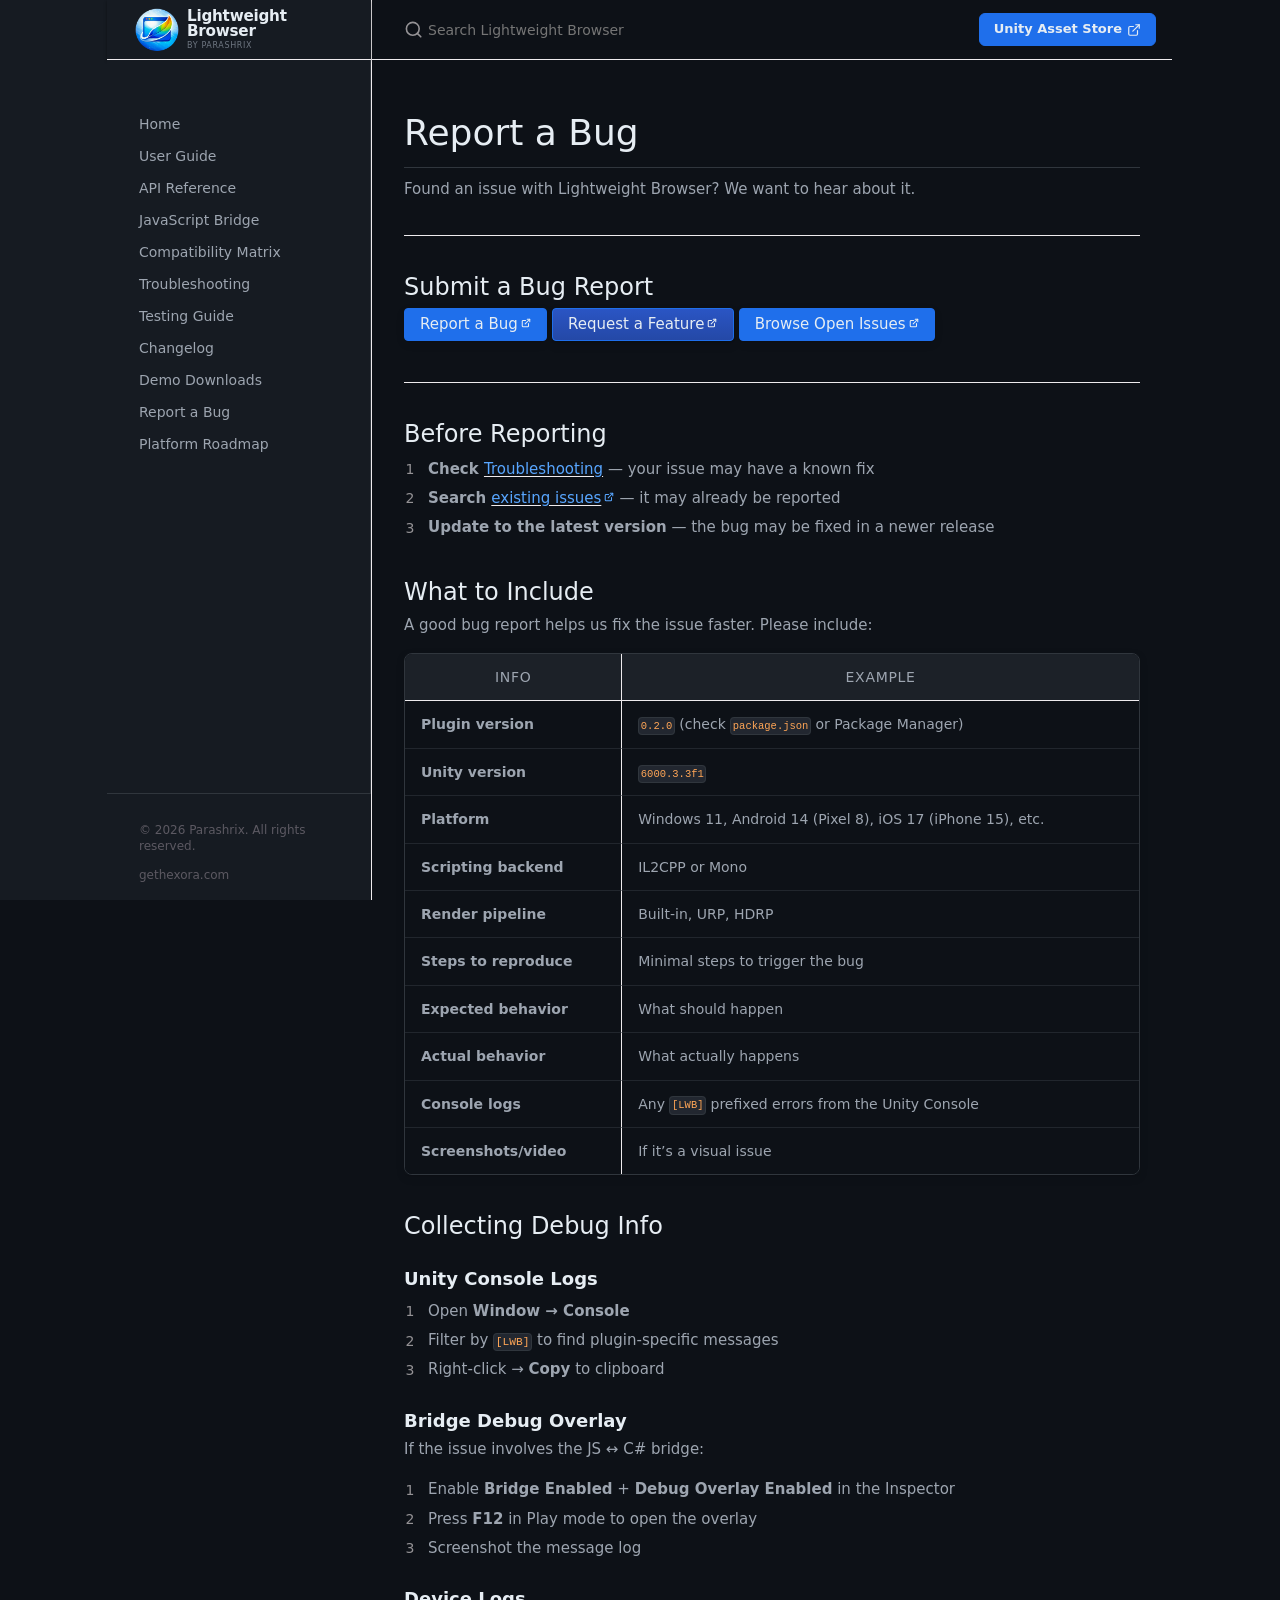
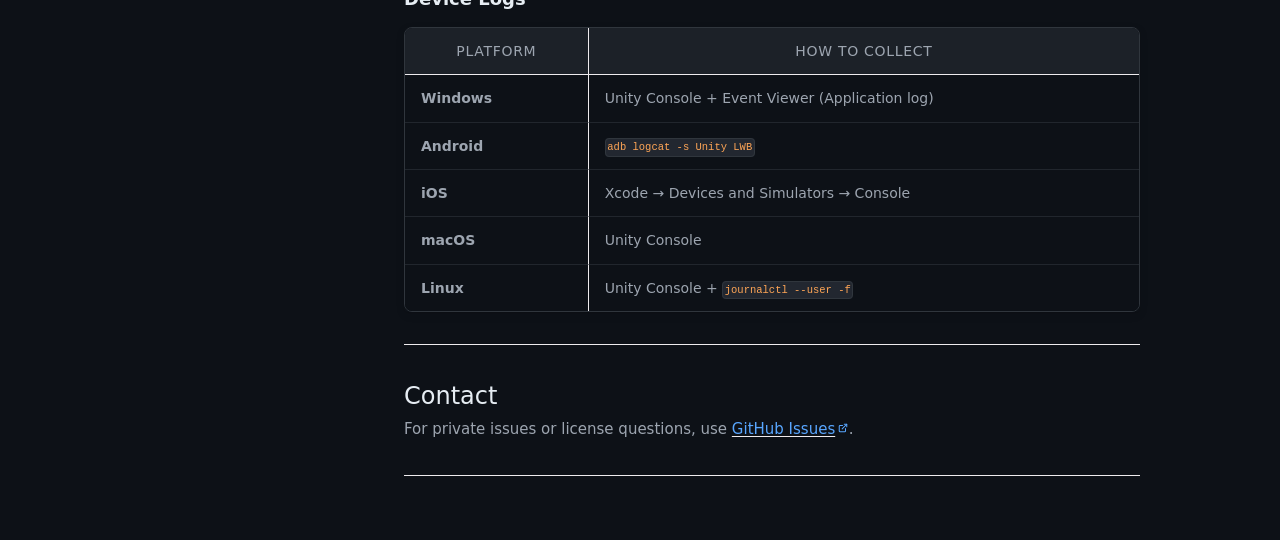
<file: report-bug/index.html>
<!DOCTYPE html> <html lang="en-US"> <head> <meta charset="UTF-8"> <meta http-equiv="X-UA-Compatible" content="IE=Edge"> <link rel="stylesheet" href="/assets/css/just-the-docs-default.css"> <link rel="stylesheet" href="/assets/css/just-the-docs-head-nav.css" id="jtd-head-nav-stylesheet"> <style id="jtd-nav-activation"> .site-nav > ul.nav-list:first-child > li:not(:nth-child(10)) > a, .site-nav > ul.nav-list:first-child > li > ul > li a { background-image: none; } .site-nav > ul.nav-list:not(:first-child) a, .site-nav li.external a { background-image: none; } .site-nav > ul.nav-list:first-child > li:nth-child(10) > a { font-weight: 600; text-decoration: none; }.site-nav > ul.nav-list:first-child > li:nth-child(10) > button svg { transform: rotate(-90deg); }.site-nav > ul.nav-list:first-child > li.nav-list-item:nth-child(10) > ul.nav-list { display: block; } </style> <script src="/assets/js/vendor/lunr.min.js"></script> <script src="/assets/js/just-the-docs.js"></script> <meta name="viewport" content="width=device-width, initial-scale=1"> <!-- Begin Jekyll SEO tag v2.8.0 --> <title>Report a Bug | Lightweight Browser</title> <meta name="generator" content="Jekyll v4.4.1" /> <meta property="og:title" content="Report a Bug" /> <meta name="author" content="Parashrix" /> <meta property="og:locale" content="en_US" /> <meta name="description" content="Report bugs, request features and browse open issues for the Lightweight Browser Unity webview plugin on GitHub." /> <meta property="og:description" content="Report bugs, request features and browse open issues for the Lightweight Browser Unity webview plugin on GitHub." /> <link rel="canonical" href="https://lwb-docs.gethexora.com/report-bug/" /> <meta property="og:url" content="https://lwb-docs.gethexora.com/report-bug/" /> <meta property="og:site_name" content="Lightweight Browser" /> <meta property="og:image" content="https://lwb-docs.gethexora.com/assets/images/lwb-logo.png" /> <meta property="og:type" content="website" /> <meta name="twitter:card" content="summary" /> <meta property="twitter:image" content="https://lwb-docs.gethexora.com/assets/images/lwb-logo.png" /> <meta property="twitter:title" content="Report a Bug" /> <meta name="twitter:site" content="@" /> <meta name="twitter:creator" content="@Parashrix" /> <script type="application/ld+json"> {"@context":"https://schema.org","@type":"WebPage","author":{"@type":"Person","name":"Parashrix"},"dateModified":"2026-03-24T00:00:00+00:00","description":"Report bugs, request features and browse open issues for the Lightweight Browser Unity webview plugin on GitHub.","headline":"Report a Bug","image":"https://lwb-docs.gethexora.com/assets/images/lwb-logo.png","publisher":{"@type":"Organization","logo":{"@type":"ImageObject","url":"https://lwb-docs.gethexora.com/assets/images/lwb-logo.png"},"name":"Parashrix"},"url":"https://lwb-docs.gethexora.com/report-bug/"}</script> <!-- End Jekyll SEO tag --> <!-- Favicon --> <link rel="icon" type="image/png" sizes="32x32" href="/assets/images/lwb-logo.png"> <link rel="apple-touch-icon" href="/assets/images/lwb-logo.png"> <!-- Open Graph enhancements --> <meta property="og:image:width" content="1200"> <meta property="og:image:height" content="630"> <meta property="og:image:alt" content="Lightweight Browser — Unity Webview Plugin by Parashrix"> <!-- Structured data: SoftwareApplication --> <script type="application/ld+json"> { "@context": "https://schema.org", "@type": "SoftwareApplication", "name": "Lightweight Browser", "applicationCategory": "DeveloperApplication", "operatingSystem": "Windows, macOS, Linux, Android, iOS", "description": "A multi-platform native webview plugin for Unity that renders web content to Texture2D.", "url": "https://lwb-docs.gethexora.com", "author": { "@type": "Organization", "name": "Parashrix", "url": "https://gethexora.com" }, "offers": { "@type": "Offer", "url": "https://assetstore.unity.com/publishers/parashrix", "priceCurrency": "USD", "availability": "https://schema.org/InStock" }, "softwareRequirements": "Unity 2022.3 LTS or newer" } </script> <!-- Back-to-top scroll behaviour --> <script> document.addEventListener('DOMContentLoaded', function() { var btn = document.getElementById('back-to-top'); if (!btn) return; window.addEventListener('scroll', function() { if (window.scrollY > 300) { btn.style.opacity = '1'; btn.style.pointerEvents = 'auto'; } else { btn.style.opacity = '0'; btn.style.pointerEvents = 'none'; } }); }); </script> </head> <body> <a class="skip-to-main" href="#main-content">Skip to main content</a> <svg xmlns="http://www.w3.org/2000/svg" class="d-none"> <symbol id="svg-link" viewBox="0 0 24 24"> <title>Link</title> <svg xmlns="http://www.w3.org/2000/svg" width="24" height="24" viewBox="0 0 24 24" fill="none" stroke="currentColor" stroke-width="2" stroke-linecap="round" stroke-linejoin="round" class="feather feather-link"> <path d="M10 13a5 5 0 0 0 7.54.54l3-3a5 5 0 0 0-7.07-7.07l-1.72 1.71"></path><path d="M14 11a5 5 0 0 0-7.54-.54l-3 3a5 5 0 0 0 7.07 7.07l1.71-1.71"></path> </svg> </symbol> <symbol id="svg-menu" viewBox="0 0 24 24"> <title>Menu</title> <svg xmlns="http://www.w3.org/2000/svg" width="24" height="24" viewBox="0 0 24 24" fill="none" stroke="currentColor" stroke-width="2" stroke-linecap="round" stroke-linejoin="round" class="feather feather-menu"> <line x1="3" y1="12" x2="21" y2="12"></line><line x1="3" y1="6" x2="21" y2="6"></line><line x1="3" y1="18" x2="21" y2="18"></line> </svg> </symbol> <symbol id="svg-arrow-right" viewBox="0 0 24 24"> <title>Expand</title> <svg xmlns="http://www.w3.org/2000/svg" width="24" height="24" viewBox="0 0 24 24" fill="none" stroke="currentColor" stroke-width="2" stroke-linecap="round" stroke-linejoin="round" class="feather feather-chevron-right"> <polyline points="9 18 15 12 9 6"></polyline> </svg> </symbol> <!-- Feather. MIT License: https://github.com/feathericons/feather/blob/master/LICENSE --> <symbol id="svg-external-link" width="24" height="24" viewBox="0 0 24 24" fill="none" stroke="currentColor" stroke-width="2" stroke-linecap="round" stroke-linejoin="round" class="feather feather-external-link"> <title id="svg-external-link-title">(external link)</title> <path d="M18 13v6a2 2 0 0 1-2 2H5a2 2 0 0 1-2-2V8a2 2 0 0 1 2-2h6"></path><polyline points="15 3 21 3 21 9"></polyline><line x1="10" y1="14" x2="21" y2="3"></line> </symbol> <symbol id="svg-doc" viewBox="0 0 24 24"> <title>Document</title> <svg xmlns="http://www.w3.org/2000/svg" width="24" height="24" viewBox="0 0 24 24" fill="none" stroke="currentColor" stroke-width="2" stroke-linecap="round" stroke-linejoin="round" class="feather feather-file"> <path d="M13 2H6a2 2 0 0 0-2 2v16a2 2 0 0 0 2 2h12a2 2 0 0 0 2-2V9z"></path><polyline points="13 2 13 9 20 9"></polyline> </svg> </symbol> <symbol id="svg-search" viewBox="0 0 24 24"> <title>Search</title> <svg xmlns="http://www.w3.org/2000/svg" width="24" height="24" viewBox="0 0 24 24" fill="none" stroke="currentColor" stroke-width="2" stroke-linecap="round" stroke-linejoin="round" class="feather feather-search"> <circle cx="11" cy="11" r="8"></circle><line x1="21" y1="21" x2="16.65" y2="16.65"></line> </svg> </symbol> <!-- Bootstrap Icons. MIT License: https://github.com/twbs/icons/blob/main/LICENSE.md --> <symbol id="svg-copy" viewBox="0 0 16 16"> <title>Copy</title> <svg xmlns="http://www.w3.org/2000/svg" width="16" height="16" fill="currentColor" class="bi bi-clipboard" viewBox="0 0 16 16"> <path d="M4 1.5H3a2 2 0 0 0-2 2V14a2 2 0 0 0 2 2h10a2 2 0 0 0 2-2V3.5a2 2 0 0 0-2-2h-1v1h1a1 1 0 0 1 1 1V14a1 1 0 0 1-1 1H3a1 1 0 0 1-1-1V3.5a1 1 0 0 1 1-1h1v-1z"/> <path d="M9.5 1a.5.5 0 0 1 .5.5v1a.5.5 0 0 1-.5.5h-3a.5.5 0 0 1-.5-.5v-1a.5.5 0 0 1 .5-.5h3zm-3-1A1.5 1.5 0 0 0 5 1.5v1A1.5 1.5 0 0 0 6.5 4h3A1.5 1.5 0 0 0 11 2.5v-1A1.5 1.5 0 0 0 9.5 0h-3z"/> </svg> </symbol> <symbol id="svg-copied" viewBox="0 0 16 16"> <title>Copied</title> <svg xmlns="http://www.w3.org/2000/svg" width="16" height="16" fill="currentColor" class="bi bi-clipboard-check-fill" viewBox="0 0 16 16"> <path d="M6.5 0A1.5 1.5 0 0 0 5 1.5v1A1.5 1.5 0 0 0 6.5 4h3A1.5 1.5 0 0 0 11 2.5v-1A1.5 1.5 0 0 0 9.5 0h-3Zm3 1a.5.5 0 0 1 .5.5v1a.5.5 0 0 1-.5.5h-3a.5.5 0 0 1-.5-.5v-1a.5.5 0 0 1 .5-.5h3Z"/> <path d="M4 1.5H3a2 2 0 0 0-2 2V14a2 2 0 0 0 2 2h10a2 2 0 0 0 2-2V3.5a2 2 0 0 0-2-2h-1v1A2.5 2.5 0 0 1 9.5 5h-3A2.5 2.5 0 0 1 4 2.5v-1Zm6.854 7.354-3 3a.5.5 0 0 1-.708 0l-1.5-1.5a.5.5 0 0 1 .708-.708L7.5 10.793l2.646-2.647a.5.5 0 0 1 .708.708Z"/> </svg> </symbol> </svg> <header class="side-bar"> <div class="site-header"> <a href="/" class="site-title lh-tight"><div class="site-brand"> <img src="/assets/images/lwb-logo.png" alt="" class="site-logo-img" /> <div class="site-brand-text"> <span class="site-brand-name">Lightweight Browser</span> <span class="site-brand-tagline">by Parashrix</span> </div> </div> </a> <button id="menu-button" class="site-button btn-reset" aria-label="Menu" aria-expanded="false"> <svg viewBox="0 0 24 24" class="icon" aria-hidden="true"><use xlink:href="#svg-menu"></use></svg> </button> </div> <nav aria-label="Main" id="site-nav" class="site-nav"> <ul class="nav-list"><li class="nav-list-item"><a href="/" class="nav-list-link">Home</a></li><li class="nav-list-item"><a href="/user-guide/" class="nav-list-link">User Guide</a></li><li class="nav-list-item"><a href="/api-reference/" class="nav-list-link">API Reference</a></li><li class="nav-list-item"><a href="/js-bridge-guide/" class="nav-list-link">JavaScript Bridge</a></li><li class="nav-list-item"><a href="/compatibility/" class="nav-list-link">Compatibility Matrix</a></li><li class="nav-list-item"><a href="/troubleshooting/" class="nav-list-link">Troubleshooting</a></li><li class="nav-list-item"><a href="/testing-guide/" class="nav-list-link">Testing Guide</a></li><li class="nav-list-item"><a href="/changelog/" class="nav-list-link">Changelog</a></li><li class="nav-list-item"><a href="/demo/" class="nav-list-link">Demo Downloads</a></li><li class="nav-list-item"><a href="/report-bug/" class="nav-list-link">Report a Bug</a></li><li class="nav-list-item"><a href="/roadmap/" class="nav-list-link">Platform Roadmap</a></li></ul> </nav> <div class="d-md-block d-none site-footer"> <p class="text-small text-grey-dk-100 mb-0">&copy; 2026 Parashrix. All rights reserved.</p> <p class="text-small text-grey-dk-100 mb-0"><a href="https://gethexora.com" style="color: inherit; text-decoration: none;">gethexora.com</a></p> </div> </header> <div class="main" id="top"> <div id="main-header" class="main-header"> <div class="search" role="search"> <div class="search-input-wrap"> <input type="text" id="search-input" class="search-input" tabindex="0" placeholder="Search Lightweight Browser" autocomplete="off"> <label for="search-input" class="search-label"> <span class="sr-only">Search Lightweight Browser</span> <svg viewBox="0 0 24 24" class="search-icon" aria-hidden="true"><use xlink:href="#svg-search"></use></svg> </label> </div> <div id="search-results" class="search-results"></div> </div> <nav aria-label="Auxiliary" class="aux-nav"> <ul class="aux-nav-list"> <li class="aux-nav-list-item"> <a href="https://assetstore.unity.com/publishers/parashrix" target="_blank" rel="noopener noreferrer" > Unity Asset Store <svg viewBox="0 0 24 24" aria-labelledby="svg-external-link-title"><use xlink:href="#svg-external-link"></use></svg> </a> </li> </ul> </nav> </div> <div class="main-content-wrap"> <div id="main-content" class="main-content"> <main> <h1 id="report-a-bug"> <a href="#report-a-bug" class="anchor-heading" aria-labelledby="report-a-bug"><svg viewBox="0 0 16 16" aria-hidden="true"><use xlink:href="#svg-link"></use></svg></a> Report a Bug </h1> <p>Found an issue with Lightweight Browser? We want to hear about it.</p><hr /> <h2 id="submit-a-bug-report"> <a href="#submit-a-bug-report" class="anchor-heading" aria-labelledby="submit-a-bug-report"><svg viewBox="0 0 16 16" aria-hidden="true"><use xlink:href="#svg-link"></use></svg></a> Submit a Bug Report </h2> <p><a href="https://github.com/Parashrix/lightweight-browser-support/issues/new?template=bug_report.yml" class="btn btn-red">Report a Bug</a> <a href="https://github.com/Parashrix/lightweight-browser-support/issues/new?template=feature_request.yml" class="btn btn-blue">Request a Feature</a> <a href="https://github.com/Parashrix/lightweight-browser-support/issues" class="btn">Browse Open Issues</a></p><hr /> <h2 id="before-reporting"> <a href="#before-reporting" class="anchor-heading" aria-labelledby="before-reporting"><svg viewBox="0 0 16 16" aria-hidden="true"><use xlink:href="#svg-link"></use></svg></a> Before Reporting </h2> <ol> <li><strong>Check <a href="/troubleshooting/">Troubleshooting</a></strong> — your issue may have a known fix</li> <li><strong>Search <a href="https://github.com/Parashrix/lightweight-browser-support/issues">existing issues</a></strong> — it may already be reported</li> <li><strong>Update to the latest version</strong> — the bug may be fixed in a newer release</li> </ol> <h2 id="what-to-include"> <a href="#what-to-include" class="anchor-heading" aria-labelledby="what-to-include"><svg viewBox="0 0 16 16" aria-hidden="true"><use xlink:href="#svg-link"></use></svg></a> What to Include </h2> <p>A good bug report helps us fix the issue faster. Please include:</p> <div class="table-wrapper"><table> <thead> <tr> <th>Info</th> <th>Example</th> </tr> </thead> <tbody> <tr> <td><strong>Plugin version</strong></td> <td><code class="language-plaintext highlighter-rouge">0.2.0</code> (check <code class="language-plaintext highlighter-rouge">package.json</code> or Package Manager)</td> </tr> <tr> <td><strong>Unity version</strong></td> <td><code class="language-plaintext highlighter-rouge">6000.3.3f1</code></td> </tr> <tr> <td><strong>Platform</strong></td> <td>Windows 11, Android 14 (Pixel 8), iOS 17 (iPhone 15), etc.</td> </tr> <tr> <td><strong>Scripting backend</strong></td> <td>IL2CPP or Mono</td> </tr> <tr> <td><strong>Render pipeline</strong></td> <td>Built-in, URP, HDRP</td> </tr> <tr> <td><strong>Steps to reproduce</strong></td> <td>Minimal steps to trigger the bug</td> </tr> <tr> <td><strong>Expected behavior</strong></td> <td>What should happen</td> </tr> <tr> <td><strong>Actual behavior</strong></td> <td>What actually happens</td> </tr> <tr> <td><strong>Console logs</strong></td> <td>Any <code class="language-plaintext highlighter-rouge">[LWB]</code> prefixed errors from the Unity Console</td> </tr> <tr> <td><strong>Screenshots/video</strong></td> <td>If it’s a visual issue</td> </tr> </tbody> </table></div> <h2 id="collecting-debug-info"> <a href="#collecting-debug-info" class="anchor-heading" aria-labelledby="collecting-debug-info"><svg viewBox="0 0 16 16" aria-hidden="true"><use xlink:href="#svg-link"></use></svg></a> Collecting Debug Info </h2> <h3 id="unity-console-logs"> <a href="#unity-console-logs" class="anchor-heading" aria-labelledby="unity-console-logs"><svg viewBox="0 0 16 16" aria-hidden="true"><use xlink:href="#svg-link"></use></svg></a> Unity Console Logs </h3> <ol> <li>Open <strong>Window → Console</strong></li> <li>Filter by <code class="language-plaintext highlighter-rouge">[LWB]</code> to find plugin-specific messages</li> <li>Right-click → <strong>Copy</strong> to clipboard</li> </ol> <h3 id="bridge-debug-overlay"> <a href="#bridge-debug-overlay" class="anchor-heading" aria-labelledby="bridge-debug-overlay"><svg viewBox="0 0 16 16" aria-hidden="true"><use xlink:href="#svg-link"></use></svg></a> Bridge Debug Overlay </h3> <p>If the issue involves the JS ↔ C# bridge:</p> <ol> <li>Enable <strong>Bridge Enabled</strong> + <strong>Debug Overlay Enabled</strong> in the Inspector</li> <li>Press <strong>F12</strong> in Play mode to open the overlay</li> <li>Screenshot the message log</li> </ol> <h3 id="device-logs"> <a href="#device-logs" class="anchor-heading" aria-labelledby="device-logs"><svg viewBox="0 0 16 16" aria-hidden="true"><use xlink:href="#svg-link"></use></svg></a> Device Logs </h3> <div class="table-wrapper"><table> <thead> <tr> <th>Platform</th> <th>How to collect</th> </tr> </thead> <tbody> <tr> <td><strong>Windows</strong></td> <td>Unity Console + Event Viewer (Application log)</td> </tr> <tr> <td><strong>Android</strong></td> <td><code class="language-plaintext highlighter-rouge">adb logcat -s Unity LWB</code></td> </tr> <tr> <td><strong>iOS</strong></td> <td>Xcode → Devices and Simulators → Console</td> </tr> <tr> <td><strong>macOS</strong></td> <td>Unity Console</td> </tr> <tr> <td><strong>Linux</strong></td> <td>Unity Console + <code class="language-plaintext highlighter-rouge">journalctl --user -f</code></td> </tr> </tbody> </table></div><hr /> <h2 id="contact"> <a href="#contact" class="anchor-heading" aria-labelledby="contact"><svg viewBox="0 0 16 16" aria-hidden="true"><use xlink:href="#svg-link"></use></svg></a> Contact </h2> <p>For private issues or license questions, use <a href="https://github.com/Parashrix/lightweight-browser/issues">GitHub Issues</a>.</p> </main> <hr> <footer> <p><a href="#top" id="back-to-top">↑</a></p> <div class="d-md-none mt-4 fs-2"> <p class="text-small text-grey-dk-100 mb-0">&copy; 2026 Parashrix. All rights reserved.</p> <p class="text-small text-grey-dk-100 mb-0"><a href="https://gethexora.com" style="color: inherit; text-decoration: none;">gethexora.com</a></p> </div> </footer> </div> </div> <div class="search-overlay"></div> </div> </body> </html>
</file>
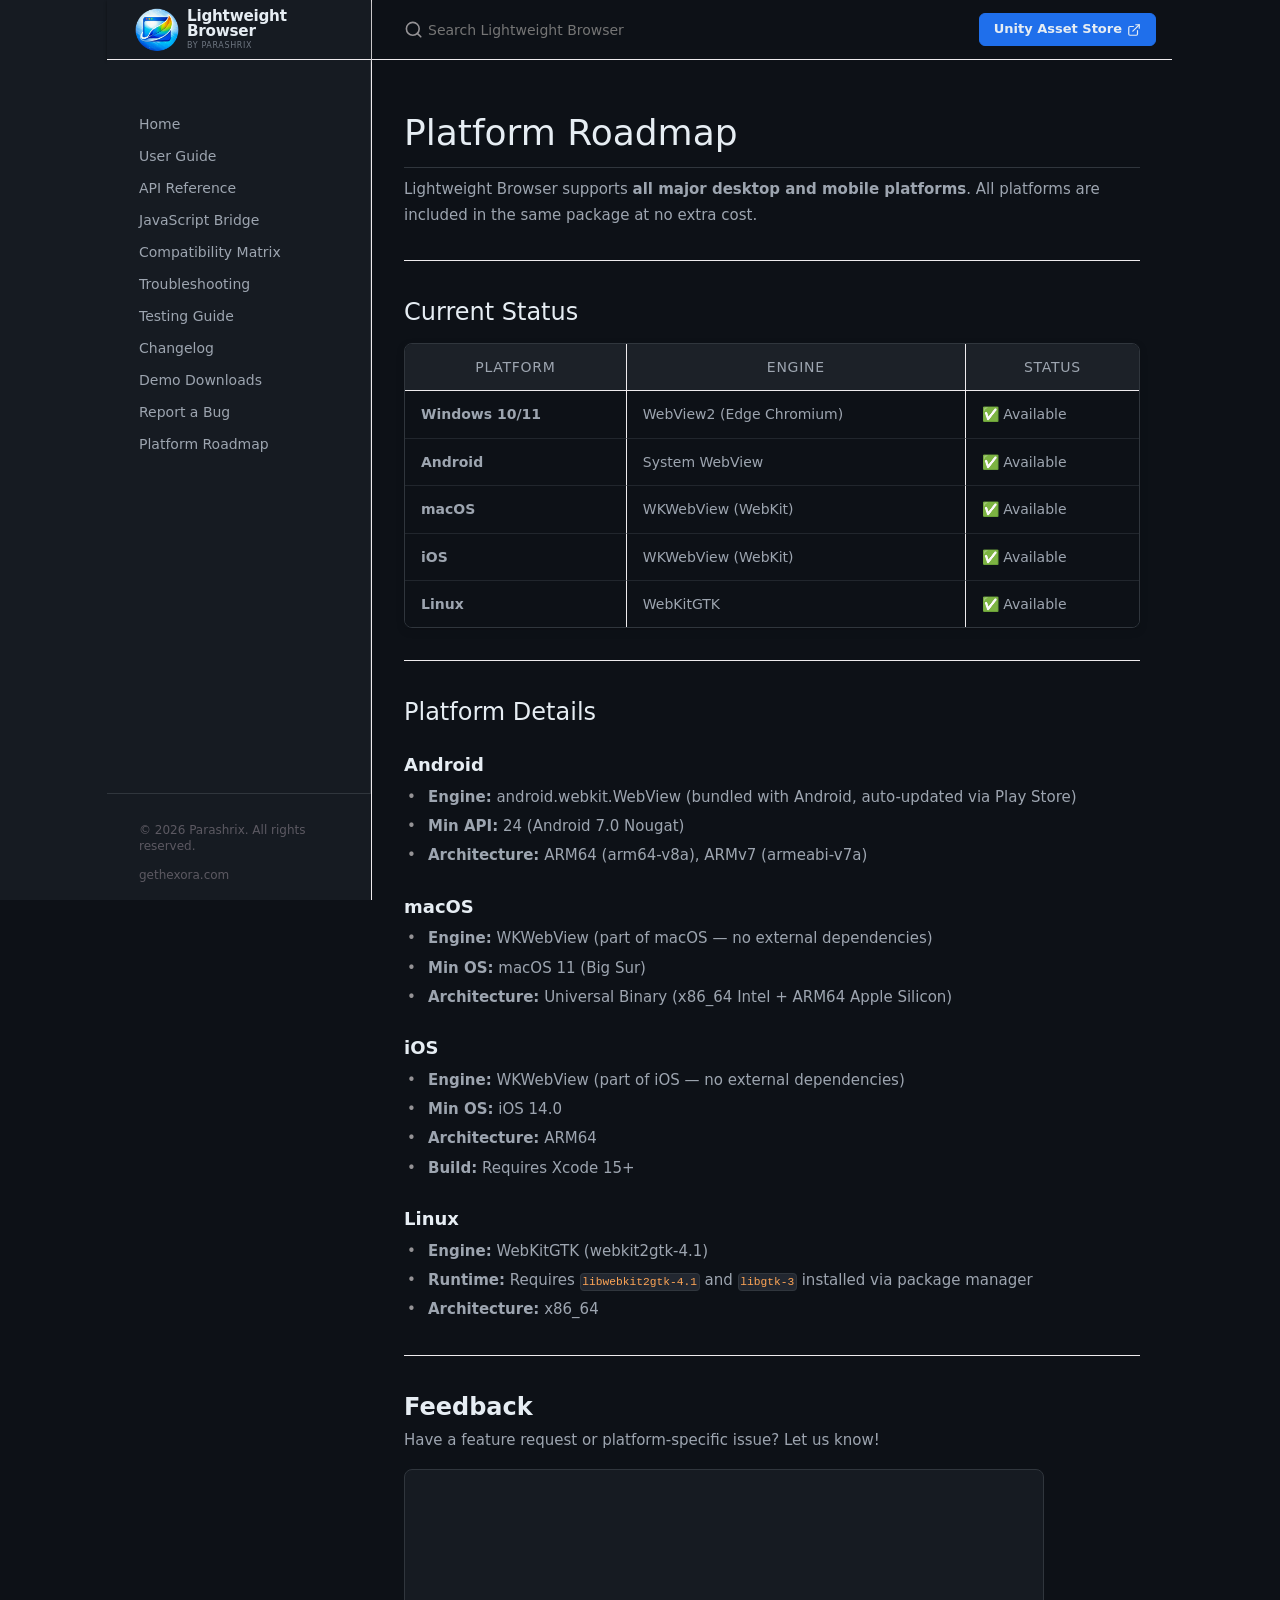
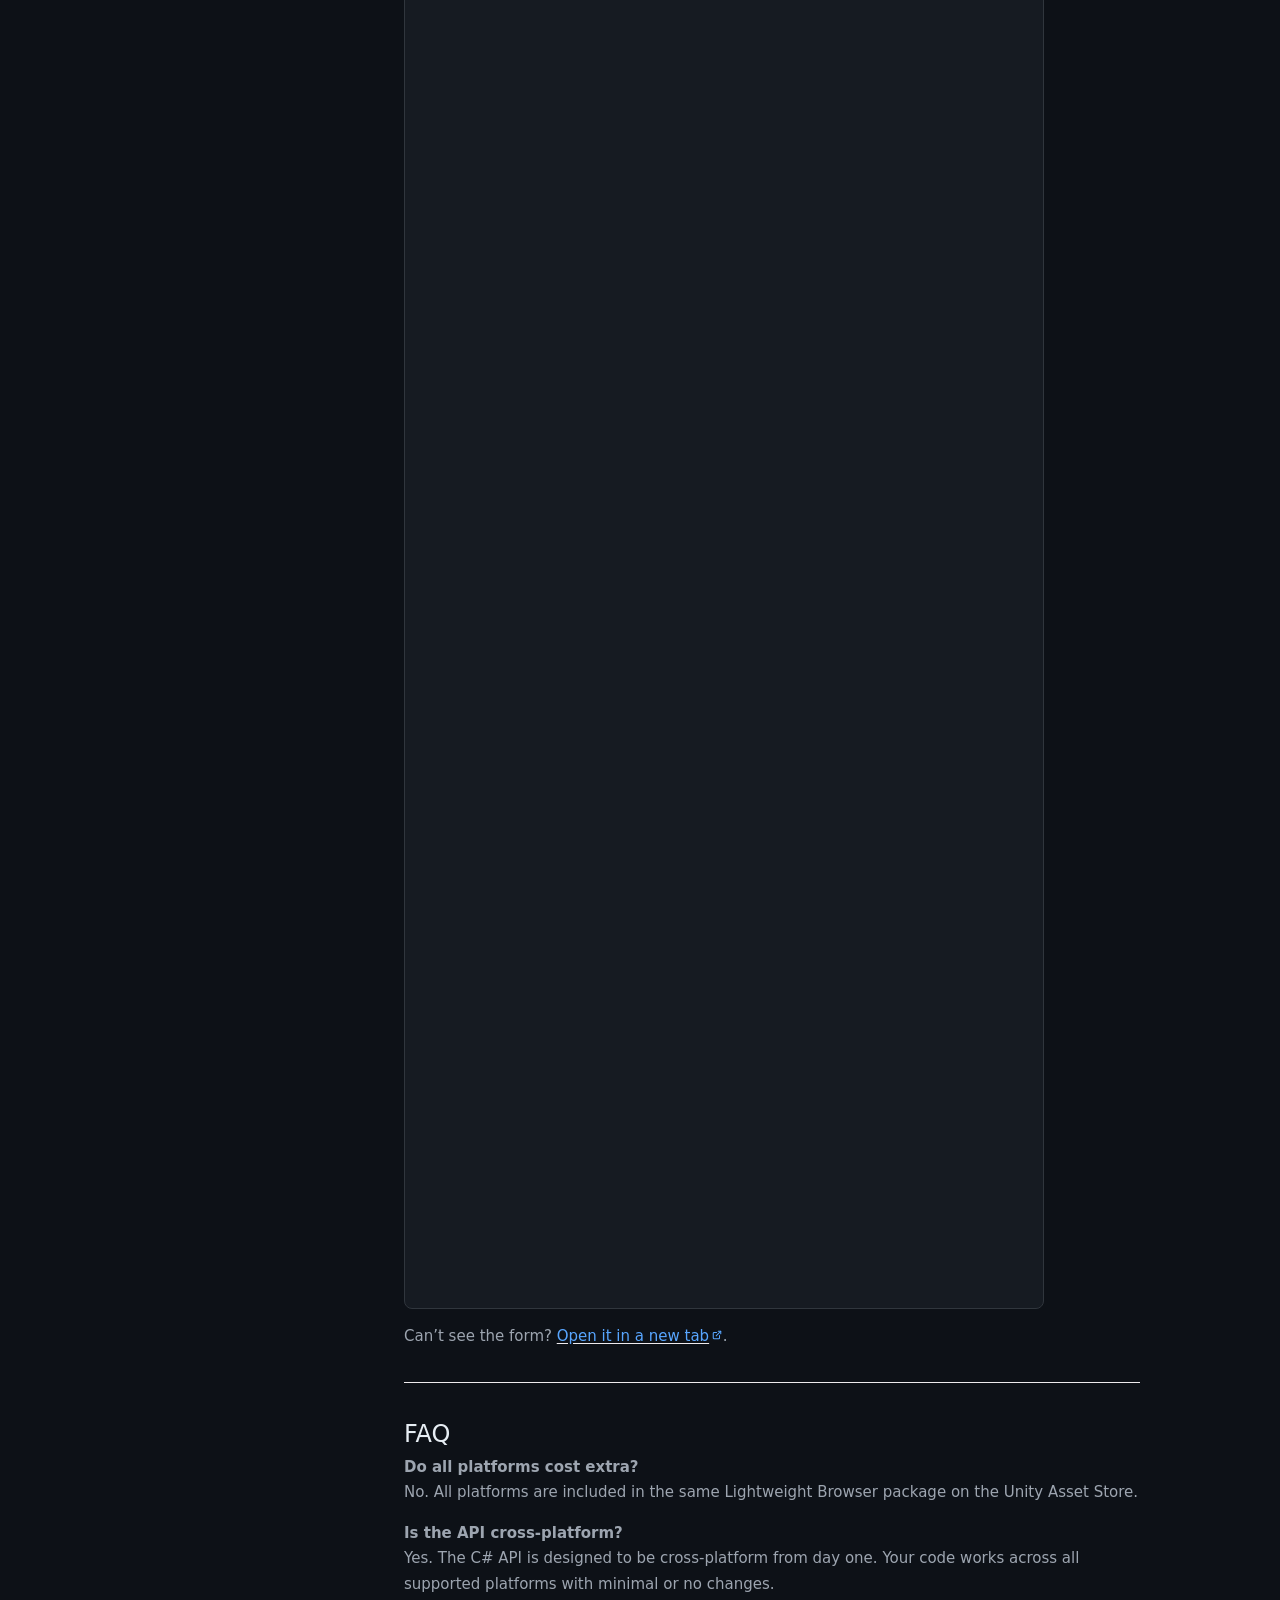
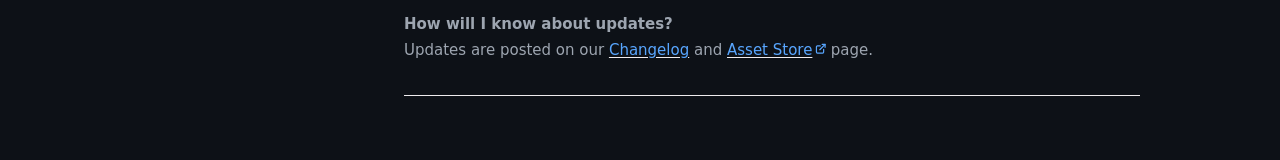
<file: roadmap/index.html>
<!DOCTYPE html> <html lang="en-US"> <head> <meta charset="UTF-8"> <meta http-equiv="X-UA-Compatible" content="IE=Edge"> <link rel="stylesheet" href="/assets/css/just-the-docs-default.css"> <link rel="stylesheet" href="/assets/css/just-the-docs-head-nav.css" id="jtd-head-nav-stylesheet"> <style id="jtd-nav-activation"> .site-nav > ul.nav-list:first-child > li:not(:nth-child(11)) > a, .site-nav > ul.nav-list:first-child > li > ul > li a { background-image: none; } .site-nav > ul.nav-list:not(:first-child) a, .site-nav li.external a { background-image: none; } .site-nav > ul.nav-list:first-child > li:nth-child(11) > a { font-weight: 600; text-decoration: none; }.site-nav > ul.nav-list:first-child > li:nth-child(11) > button svg { transform: rotate(-90deg); }.site-nav > ul.nav-list:first-child > li.nav-list-item:nth-child(11) > ul.nav-list { display: block; } </style> <script src="/assets/js/vendor/lunr.min.js"></script> <script src="/assets/js/just-the-docs.js"></script> <meta name="viewport" content="width=device-width, initial-scale=1"> <!-- Begin Jekyll SEO tag v2.8.0 --> <title>Platform Roadmap | Lightweight Browser</title> <meta name="generator" content="Jekyll v4.4.1" /> <meta property="og:title" content="Platform Roadmap" /> <meta name="author" content="Parashrix" /> <meta property="og:locale" content="en_US" /> <meta name="description" content="Platform roadmap for the Lightweight Browser Unity plugin. Vote for the next supported platform and see what is planned." /> <meta property="og:description" content="Platform roadmap for the Lightweight Browser Unity plugin. Vote for the next supported platform and see what is planned." /> <link rel="canonical" href="https://lwb-docs.gethexora.com/roadmap/" /> <meta property="og:url" content="https://lwb-docs.gethexora.com/roadmap/" /> <meta property="og:site_name" content="Lightweight Browser" /> <meta property="og:image" content="https://lwb-docs.gethexora.com/assets/images/lwb-logo.png" /> <meta property="og:type" content="website" /> <meta name="twitter:card" content="summary" /> <meta property="twitter:image" content="https://lwb-docs.gethexora.com/assets/images/lwb-logo.png" /> <meta property="twitter:title" content="Platform Roadmap" /> <meta name="twitter:site" content="@" /> <meta name="twitter:creator" content="@Parashrix" /> <script type="application/ld+json"> {"@context":"https://schema.org","@type":"WebPage","author":{"@type":"Person","name":"Parashrix"},"dateModified":"2026-03-24T00:00:00+00:00","description":"Platform roadmap for the Lightweight Browser Unity plugin. Vote for the next supported platform and see what is planned.","headline":"Platform Roadmap","image":"https://lwb-docs.gethexora.com/assets/images/lwb-logo.png","publisher":{"@type":"Organization","logo":{"@type":"ImageObject","url":"https://lwb-docs.gethexora.com/assets/images/lwb-logo.png"},"name":"Parashrix"},"url":"https://lwb-docs.gethexora.com/roadmap/"}</script> <!-- End Jekyll SEO tag --> <!-- Favicon --> <link rel="icon" type="image/png" sizes="32x32" href="/assets/images/lwb-logo.png"> <link rel="apple-touch-icon" href="/assets/images/lwb-logo.png"> <!-- Open Graph enhancements --> <meta property="og:image:width" content="1200"> <meta property="og:image:height" content="630"> <meta property="og:image:alt" content="Lightweight Browser — Unity Webview Plugin by Parashrix"> <!-- Structured data: SoftwareApplication --> <script type="application/ld+json"> { "@context": "https://schema.org", "@type": "SoftwareApplication", "name": "Lightweight Browser", "applicationCategory": "DeveloperApplication", "operatingSystem": "Windows, macOS, Linux, Android, iOS", "description": "A multi-platform native webview plugin for Unity that renders web content to Texture2D.", "url": "https://lwb-docs.gethexora.com", "author": { "@type": "Organization", "name": "Parashrix", "url": "https://gethexora.com" }, "offers": { "@type": "Offer", "url": "https://assetstore.unity.com/publishers/parashrix", "priceCurrency": "USD", "availability": "https://schema.org/InStock" }, "softwareRequirements": "Unity 2022.3 LTS or newer" } </script> <!-- Back-to-top scroll behaviour --> <script> document.addEventListener('DOMContentLoaded', function() { var btn = document.getElementById('back-to-top'); if (!btn) return; window.addEventListener('scroll', function() { if (window.scrollY > 300) { btn.style.opacity = '1'; btn.style.pointerEvents = 'auto'; } else { btn.style.opacity = '0'; btn.style.pointerEvents = 'none'; } }); }); </script> </head> <body> <a class="skip-to-main" href="#main-content">Skip to main content</a> <svg xmlns="http://www.w3.org/2000/svg" class="d-none"> <symbol id="svg-link" viewBox="0 0 24 24"> <title>Link</title> <svg xmlns="http://www.w3.org/2000/svg" width="24" height="24" viewBox="0 0 24 24" fill="none" stroke="currentColor" stroke-width="2" stroke-linecap="round" stroke-linejoin="round" class="feather feather-link"> <path d="M10 13a5 5 0 0 0 7.54.54l3-3a5 5 0 0 0-7.07-7.07l-1.72 1.71"></path><path d="M14 11a5 5 0 0 0-7.54-.54l-3 3a5 5 0 0 0 7.07 7.07l1.71-1.71"></path> </svg> </symbol> <symbol id="svg-menu" viewBox="0 0 24 24"> <title>Menu</title> <svg xmlns="http://www.w3.org/2000/svg" width="24" height="24" viewBox="0 0 24 24" fill="none" stroke="currentColor" stroke-width="2" stroke-linecap="round" stroke-linejoin="round" class="feather feather-menu"> <line x1="3" y1="12" x2="21" y2="12"></line><line x1="3" y1="6" x2="21" y2="6"></line><line x1="3" y1="18" x2="21" y2="18"></line> </svg> </symbol> <symbol id="svg-arrow-right" viewBox="0 0 24 24"> <title>Expand</title> <svg xmlns="http://www.w3.org/2000/svg" width="24" height="24" viewBox="0 0 24 24" fill="none" stroke="currentColor" stroke-width="2" stroke-linecap="round" stroke-linejoin="round" class="feather feather-chevron-right"> <polyline points="9 18 15 12 9 6"></polyline> </svg> </symbol> <!-- Feather. MIT License: https://github.com/feathericons/feather/blob/master/LICENSE --> <symbol id="svg-external-link" width="24" height="24" viewBox="0 0 24 24" fill="none" stroke="currentColor" stroke-width="2" stroke-linecap="round" stroke-linejoin="round" class="feather feather-external-link"> <title id="svg-external-link-title">(external link)</title> <path d="M18 13v6a2 2 0 0 1-2 2H5a2 2 0 0 1-2-2V8a2 2 0 0 1 2-2h6"></path><polyline points="15 3 21 3 21 9"></polyline><line x1="10" y1="14" x2="21" y2="3"></line> </symbol> <symbol id="svg-doc" viewBox="0 0 24 24"> <title>Document</title> <svg xmlns="http://www.w3.org/2000/svg" width="24" height="24" viewBox="0 0 24 24" fill="none" stroke="currentColor" stroke-width="2" stroke-linecap="round" stroke-linejoin="round" class="feather feather-file"> <path d="M13 2H6a2 2 0 0 0-2 2v16a2 2 0 0 0 2 2h12a2 2 0 0 0 2-2V9z"></path><polyline points="13 2 13 9 20 9"></polyline> </svg> </symbol> <symbol id="svg-search" viewBox="0 0 24 24"> <title>Search</title> <svg xmlns="http://www.w3.org/2000/svg" width="24" height="24" viewBox="0 0 24 24" fill="none" stroke="currentColor" stroke-width="2" stroke-linecap="round" stroke-linejoin="round" class="feather feather-search"> <circle cx="11" cy="11" r="8"></circle><line x1="21" y1="21" x2="16.65" y2="16.65"></line> </svg> </symbol> <!-- Bootstrap Icons. MIT License: https://github.com/twbs/icons/blob/main/LICENSE.md --> <symbol id="svg-copy" viewBox="0 0 16 16"> <title>Copy</title> <svg xmlns="http://www.w3.org/2000/svg" width="16" height="16" fill="currentColor" class="bi bi-clipboard" viewBox="0 0 16 16"> <path d="M4 1.5H3a2 2 0 0 0-2 2V14a2 2 0 0 0 2 2h10a2 2 0 0 0 2-2V3.5a2 2 0 0 0-2-2h-1v1h1a1 1 0 0 1 1 1V14a1 1 0 0 1-1 1H3a1 1 0 0 1-1-1V3.5a1 1 0 0 1 1-1h1v-1z"/> <path d="M9.5 1a.5.5 0 0 1 .5.5v1a.5.5 0 0 1-.5.5h-3a.5.5 0 0 1-.5-.5v-1a.5.5 0 0 1 .5-.5h3zm-3-1A1.5 1.5 0 0 0 5 1.5v1A1.5 1.5 0 0 0 6.5 4h3A1.5 1.5 0 0 0 11 2.5v-1A1.5 1.5 0 0 0 9.5 0h-3z"/> </svg> </symbol> <symbol id="svg-copied" viewBox="0 0 16 16"> <title>Copied</title> <svg xmlns="http://www.w3.org/2000/svg" width="16" height="16" fill="currentColor" class="bi bi-clipboard-check-fill" viewBox="0 0 16 16"> <path d="M6.5 0A1.5 1.5 0 0 0 5 1.5v1A1.5 1.5 0 0 0 6.5 4h3A1.5 1.5 0 0 0 11 2.5v-1A1.5 1.5 0 0 0 9.5 0h-3Zm3 1a.5.5 0 0 1 .5.5v1a.5.5 0 0 1-.5.5h-3a.5.5 0 0 1-.5-.5v-1a.5.5 0 0 1 .5-.5h3Z"/> <path d="M4 1.5H3a2 2 0 0 0-2 2V14a2 2 0 0 0 2 2h10a2 2 0 0 0 2-2V3.5a2 2 0 0 0-2-2h-1v1A2.5 2.5 0 0 1 9.5 5h-3A2.5 2.5 0 0 1 4 2.5v-1Zm6.854 7.354-3 3a.5.5 0 0 1-.708 0l-1.5-1.5a.5.5 0 0 1 .708-.708L7.5 10.793l2.646-2.647a.5.5 0 0 1 .708.708Z"/> </svg> </symbol> </svg> <header class="side-bar"> <div class="site-header"> <a href="/" class="site-title lh-tight"><div class="site-brand"> <img src="/assets/images/lwb-logo.png" alt="" class="site-logo-img" /> <div class="site-brand-text"> <span class="site-brand-name">Lightweight Browser</span> <span class="site-brand-tagline">by Parashrix</span> </div> </div> </a> <button id="menu-button" class="site-button btn-reset" aria-label="Menu" aria-expanded="false"> <svg viewBox="0 0 24 24" class="icon" aria-hidden="true"><use xlink:href="#svg-menu"></use></svg> </button> </div> <nav aria-label="Main" id="site-nav" class="site-nav"> <ul class="nav-list"><li class="nav-list-item"><a href="/" class="nav-list-link">Home</a></li><li class="nav-list-item"><a href="/user-guide/" class="nav-list-link">User Guide</a></li><li class="nav-list-item"><a href="/api-reference/" class="nav-list-link">API Reference</a></li><li class="nav-list-item"><a href="/js-bridge-guide/" class="nav-list-link">JavaScript Bridge</a></li><li class="nav-list-item"><a href="/compatibility/" class="nav-list-link">Compatibility Matrix</a></li><li class="nav-list-item"><a href="/troubleshooting/" class="nav-list-link">Troubleshooting</a></li><li class="nav-list-item"><a href="/testing-guide/" class="nav-list-link">Testing Guide</a></li><li class="nav-list-item"><a href="/changelog/" class="nav-list-link">Changelog</a></li><li class="nav-list-item"><a href="/demo/" class="nav-list-link">Demo Downloads</a></li><li class="nav-list-item"><a href="/report-bug/" class="nav-list-link">Report a Bug</a></li><li class="nav-list-item"><a href="/roadmap/" class="nav-list-link">Platform Roadmap</a></li></ul> </nav> <div class="d-md-block d-none site-footer"> <p class="text-small text-grey-dk-100 mb-0">&copy; 2026 Parashrix. All rights reserved.</p> <p class="text-small text-grey-dk-100 mb-0"><a href="https://gethexora.com" style="color: inherit; text-decoration: none;">gethexora.com</a></p> </div> </header> <div class="main" id="top"> <div id="main-header" class="main-header"> <div class="search" role="search"> <div class="search-input-wrap"> <input type="text" id="search-input" class="search-input" tabindex="0" placeholder="Search Lightweight Browser" autocomplete="off"> <label for="search-input" class="search-label"> <span class="sr-only">Search Lightweight Browser</span> <svg viewBox="0 0 24 24" class="search-icon" aria-hidden="true"><use xlink:href="#svg-search"></use></svg> </label> </div> <div id="search-results" class="search-results"></div> </div> <nav aria-label="Auxiliary" class="aux-nav"> <ul class="aux-nav-list"> <li class="aux-nav-list-item"> <a href="https://assetstore.unity.com/publishers/parashrix" target="_blank" rel="noopener noreferrer" > Unity Asset Store <svg viewBox="0 0 24 24" aria-labelledby="svg-external-link-title"><use xlink:href="#svg-external-link"></use></svg> </a> </li> </ul> </nav> </div> <div class="main-content-wrap"> <div id="main-content" class="main-content"> <main> <h1 id="platform-roadmap"> <a href="#platform-roadmap" class="anchor-heading" aria-labelledby="platform-roadmap"><svg viewBox="0 0 16 16" aria-hidden="true"><use xlink:href="#svg-link"></use></svg></a> Platform Roadmap </h1> <p>Lightweight Browser supports <strong>all major desktop and mobile platforms</strong>. All platforms are included in the same package at no extra cost.</p><hr /> <h2 id="current-status"> <a href="#current-status" class="anchor-heading" aria-labelledby="current-status"><svg viewBox="0 0 16 16" aria-hidden="true"><use xlink:href="#svg-link"></use></svg></a> Current Status </h2> <div class="table-wrapper"><table> <thead> <tr> <th>Platform</th> <th>Engine</th> <th>Status</th> </tr> </thead> <tbody> <tr> <td><strong>Windows 10/11</strong></td> <td>WebView2 (Edge Chromium)</td> <td>✅ Available</td> </tr> <tr> <td><strong>Android</strong></td> <td>System WebView</td> <td>✅ Available</td> </tr> <tr> <td><strong>macOS</strong></td> <td>WKWebView (WebKit)</td> <td>✅ Available</td> </tr> <tr> <td><strong>iOS</strong></td> <td>WKWebView (WebKit)</td> <td>✅ Available</td> </tr> <tr> <td><strong>Linux</strong></td> <td>WebKitGTK</td> <td>✅ Available</td> </tr> </tbody> </table></div><hr /> <h2 id="platform-details"> <a href="#platform-details" class="anchor-heading" aria-labelledby="platform-details"><svg viewBox="0 0 16 16" aria-hidden="true"><use xlink:href="#svg-link"></use></svg></a> Platform Details </h2> <h3 id="android"> <a href="#android" class="anchor-heading" aria-labelledby="android"><svg viewBox="0 0 16 16" aria-hidden="true"><use xlink:href="#svg-link"></use></svg></a> Android </h3> <ul> <li><strong>Engine:</strong> android.webkit.WebView (bundled with Android, auto-updated via Play Store)</li> <li><strong>Min API:</strong> 24 (Android 7.0 Nougat)</li> <li><strong>Architecture:</strong> ARM64 (arm64-v8a), ARMv7 (armeabi-v7a)</li> </ul> <h3 id="macos"> <a href="#macos" class="anchor-heading" aria-labelledby="macos"><svg viewBox="0 0 16 16" aria-hidden="true"><use xlink:href="#svg-link"></use></svg></a> macOS </h3> <ul> <li><strong>Engine:</strong> WKWebView (part of macOS — no external dependencies)</li> <li><strong>Min OS:</strong> macOS 11 (Big Sur)</li> <li><strong>Architecture:</strong> Universal Binary (x86_64 Intel + ARM64 Apple Silicon)</li> </ul> <h3 id="ios"> <a href="#ios" class="anchor-heading" aria-labelledby="ios"><svg viewBox="0 0 16 16" aria-hidden="true"><use xlink:href="#svg-link"></use></svg></a> iOS </h3> <ul> <li><strong>Engine:</strong> WKWebView (part of iOS — no external dependencies)</li> <li><strong>Min OS:</strong> iOS 14.0</li> <li><strong>Architecture:</strong> ARM64</li> <li><strong>Build:</strong> Requires Xcode 15+</li> </ul> <h3 id="linux"> <a href="#linux" class="anchor-heading" aria-labelledby="linux"><svg viewBox="0 0 16 16" aria-hidden="true"><use xlink:href="#svg-link"></use></svg></a> Linux </h3> <ul> <li><strong>Engine:</strong> WebKitGTK (webkit2gtk-4.1)</li> <li><strong>Runtime:</strong> Requires <code class="language-plaintext highlighter-rouge">libwebkit2gtk-4.1</code> and <code class="language-plaintext highlighter-rouge">libgtk-3</code> installed via package manager</li> <li><strong>Architecture:</strong> x86_64</li> </ul><hr /> <h2 class="fw-700" id="feedback"> <a href="#feedback" class="anchor-heading" aria-labelledby="feedback"><svg viewBox="0 0 16 16" aria-hidden="true"><use xlink:href="#svg-link"></use></svg></a> Feedback </h2> <p>Have a feature request or platform-specific issue? Let us know!</p> <div class="google-form-wrapper"> <iframe src="https://docs.google.com/forms/d/e/1FAIpQLSdOuwSOycsH53jTRKiEwCP1jS0CyGF-qcR9rHugromNlx_IDQ/viewform?embedded=true&amp;hl=en" width="640" height="1438" frameborder="0" marginheight="0" marginwidth="0" loading="lazy">Loading…</iframe> </div> <style> .google-form-wrapper { background: #161b22; border: 1px solid #30363d; border-radius: 8px; padding: 0; margin-top: 1rem; max-width: 640px; overflow: hidden; } .google-form-wrapper iframe { display: block; border: none; width: 100%; height: 1438px; min-height: 600px; color-scheme: dark; filter: invert(0.88) hue-rotate(180deg); } @media (max-width: 680px) { .google-form-wrapper { max-width: 100%; margin-left: auto; margin-right: auto; } .google-form-wrapper iframe { height: 1600px; } } </style> <p>Can’t see the form? <a href="https://forms.gle/8xHCpwmsiLR1XNZR6" target="_blank">Open it in a new tab</a>.</p><hr /> <h2 id="faq"> <a href="#faq" class="anchor-heading" aria-labelledby="faq"><svg viewBox="0 0 16 16" aria-hidden="true"><use xlink:href="#svg-link"></use></svg></a> FAQ </h2> <p><strong>Do all platforms cost extra?</strong><br /> No. All platforms are included in the same Lightweight Browser package on the Unity Asset Store.</p> <p><strong>Is the API cross-platform?</strong><br /> Yes. The C# API is designed to be cross-platform from day one. Your code works across all supported platforms with minimal or no changes.</p> <p><strong>How will I know about updates?</strong><br /> Updates are posted on our <a href="/changelog/">Changelog</a> and <a href="https://assetstore.unity.com/publishers/Parashrix">Asset Store</a> page.</p> </main> <hr> <footer> <p><a href="#top" id="back-to-top">↑</a></p> <div class="d-md-none mt-4 fs-2"> <p class="text-small text-grey-dk-100 mb-0">&copy; 2026 Parashrix. All rights reserved.</p> <p class="text-small text-grey-dk-100 mb-0"><a href="https://gethexora.com" style="color: inherit; text-decoration: none;">gethexora.com</a></p> </div> </footer> </div> </div> <div class="search-overlay"></div> </div> </body> </html>
</file>
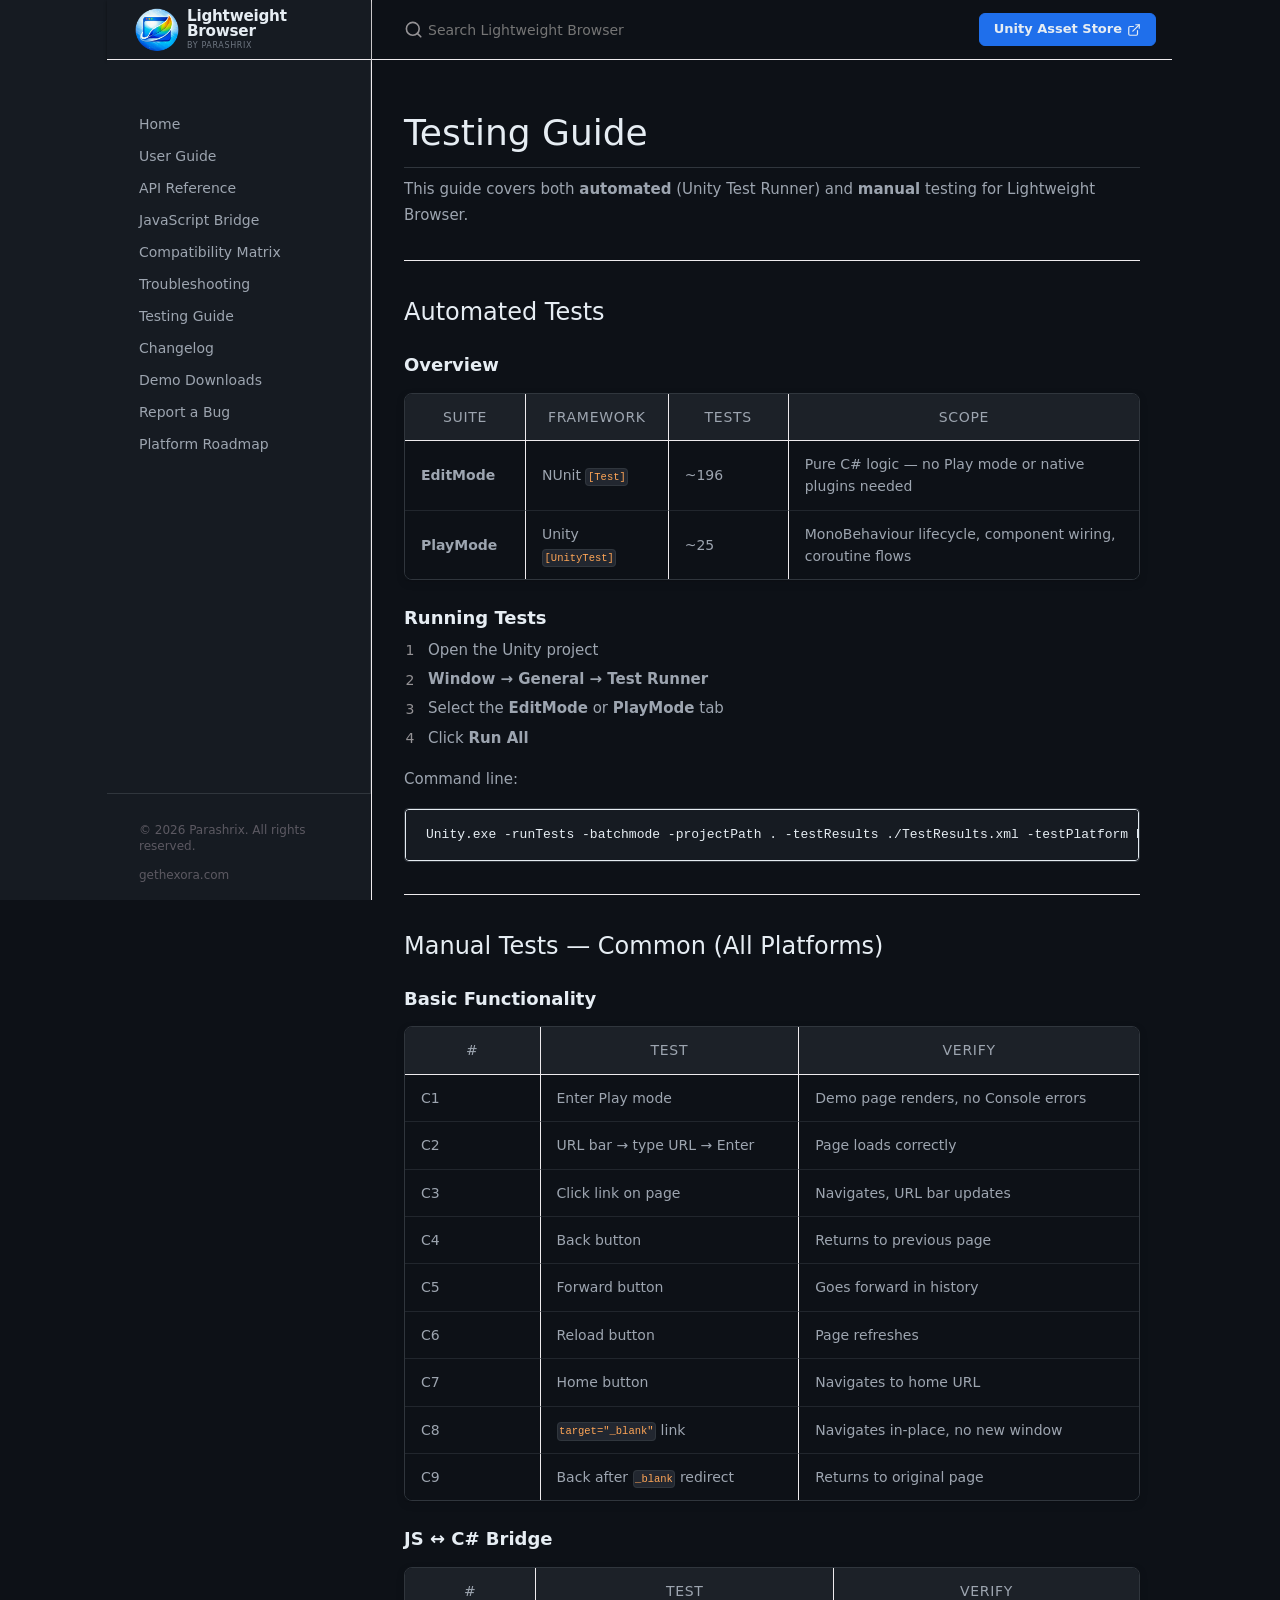
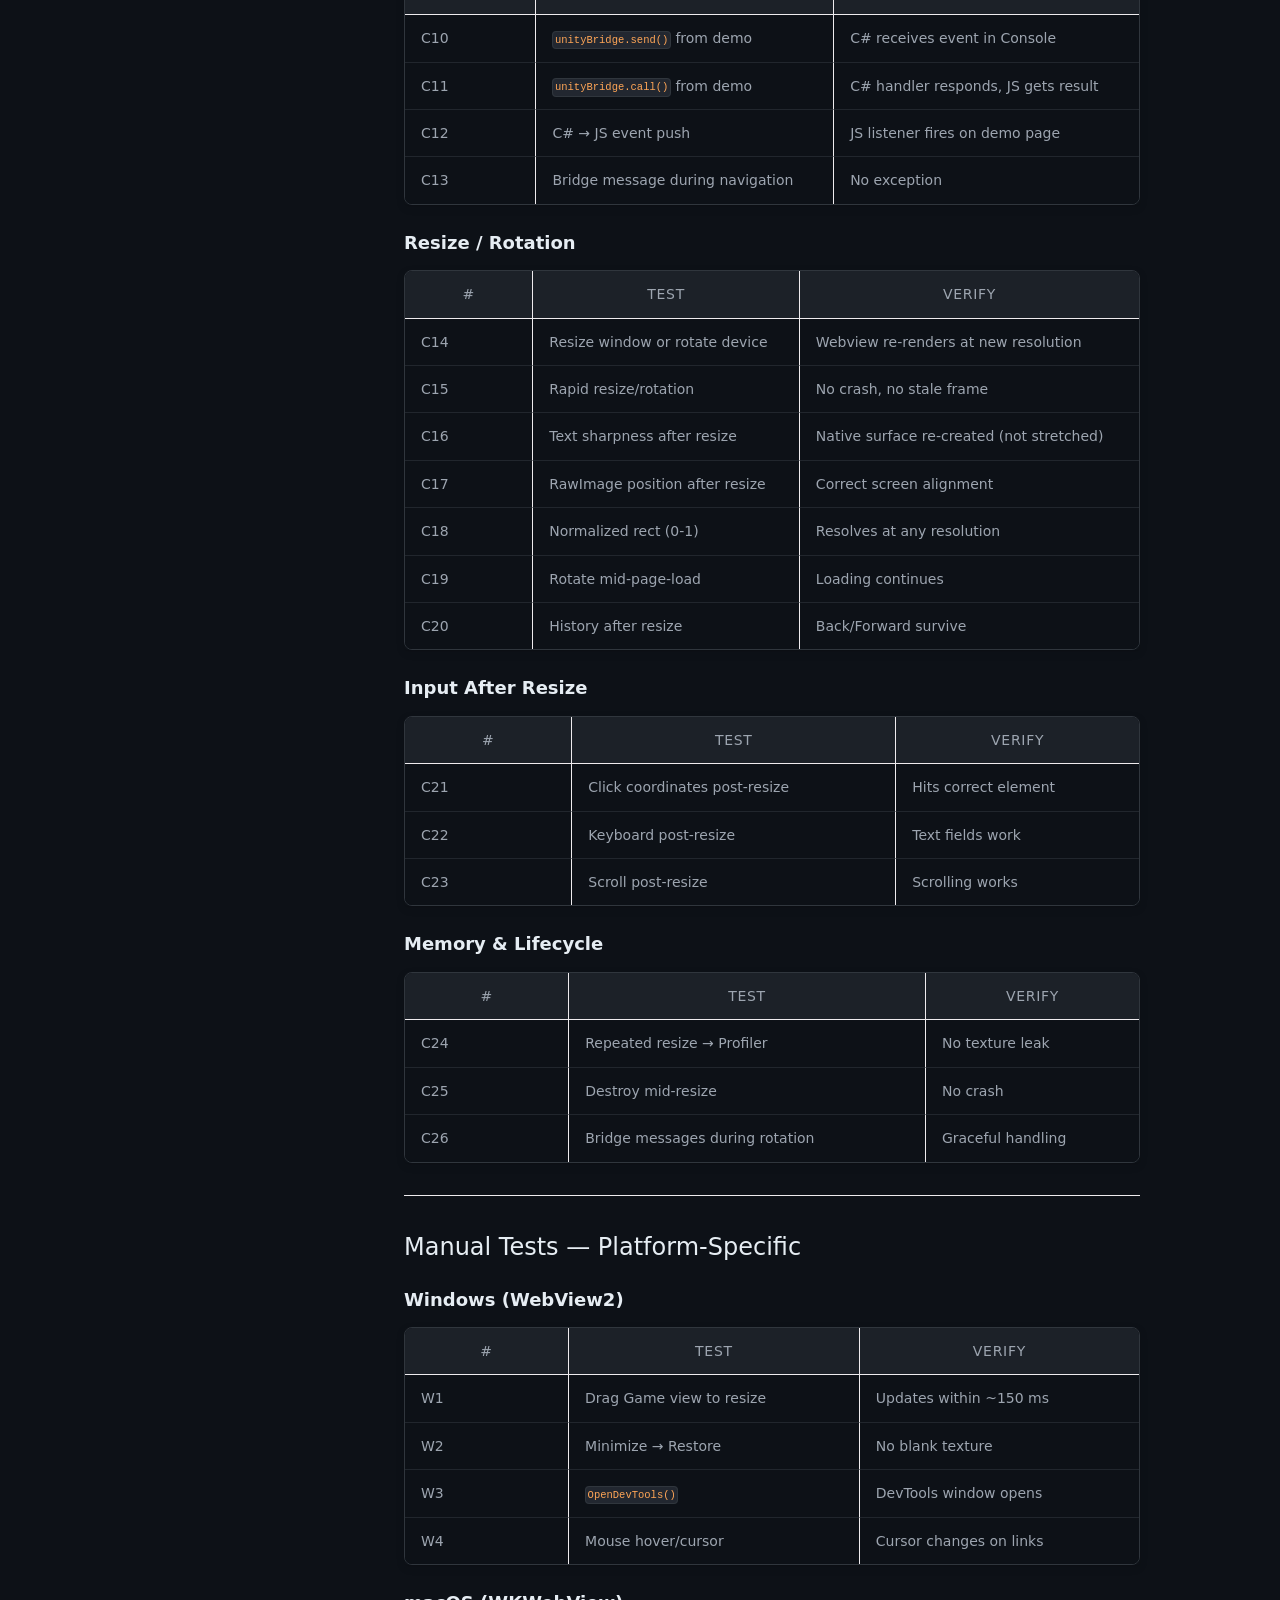
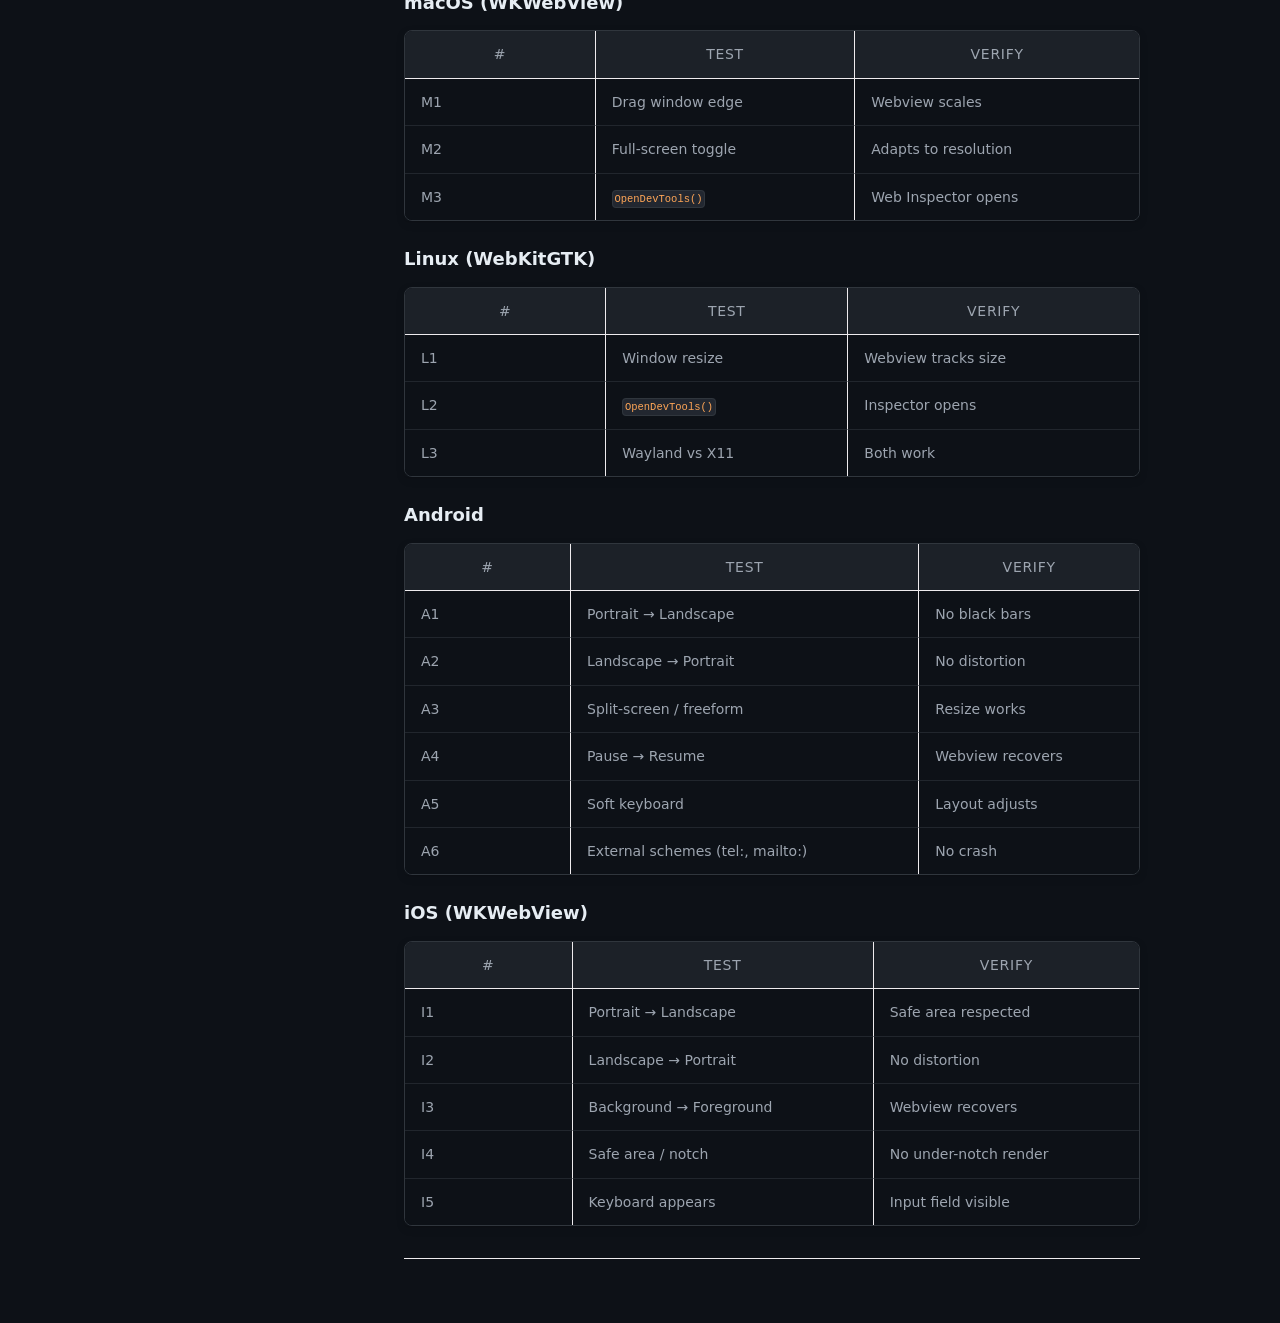
<file: testing-guide/index.html>
<!DOCTYPE html> <html lang="en-US"> <head> <meta charset="UTF-8"> <meta http-equiv="X-UA-Compatible" content="IE=Edge"> <link rel="stylesheet" href="/assets/css/just-the-docs-default.css"> <link rel="stylesheet" href="/assets/css/just-the-docs-head-nav.css" id="jtd-head-nav-stylesheet"> <style id="jtd-nav-activation"> .site-nav > ul.nav-list:first-child > li:not(:nth-child(7)) > a, .site-nav > ul.nav-list:first-child > li > ul > li a { background-image: none; } .site-nav > ul.nav-list:not(:first-child) a, .site-nav li.external a { background-image: none; } .site-nav > ul.nav-list:first-child > li:nth-child(7) > a { font-weight: 600; text-decoration: none; }.site-nav > ul.nav-list:first-child > li:nth-child(7) > button svg { transform: rotate(-90deg); }.site-nav > ul.nav-list:first-child > li.nav-list-item:nth-child(7) > ul.nav-list { display: block; } </style> <script src="/assets/js/vendor/lunr.min.js"></script> <script src="/assets/js/just-the-docs.js"></script> <meta name="viewport" content="width=device-width, initial-scale=1"> <!-- Begin Jekyll SEO tag v2.8.0 --> <title>Testing Guide | Lightweight Browser</title> <meta name="generator" content="Jekyll v4.4.1" /> <meta property="og:title" content="Testing Guide" /> <meta name="author" content="Parashrix" /> <meta property="og:locale" content="en_US" /> <meta name="description" content="Automated and manual testing checklists for the Lightweight Browser Unity plugin. EditMode, PlayMode and per-platform test procedures." /> <meta property="og:description" content="Automated and manual testing checklists for the Lightweight Browser Unity plugin. EditMode, PlayMode and per-platform test procedures." /> <link rel="canonical" href="https://lwb-docs.gethexora.com/testing-guide/" /> <meta property="og:url" content="https://lwb-docs.gethexora.com/testing-guide/" /> <meta property="og:site_name" content="Lightweight Browser" /> <meta property="og:image" content="https://lwb-docs.gethexora.com/assets/images/lwb-logo.png" /> <meta property="og:type" content="website" /> <meta name="twitter:card" content="summary" /> <meta property="twitter:image" content="https://lwb-docs.gethexora.com/assets/images/lwb-logo.png" /> <meta property="twitter:title" content="Testing Guide" /> <meta name="twitter:site" content="@" /> <meta name="twitter:creator" content="@Parashrix" /> <script type="application/ld+json"> {"@context":"https://schema.org","@type":"WebPage","author":{"@type":"Person","name":"Parashrix"},"dateModified":"2026-03-24T00:00:00+00:00","description":"Automated and manual testing checklists for the Lightweight Browser Unity plugin. EditMode, PlayMode and per-platform test procedures.","headline":"Testing Guide","image":"https://lwb-docs.gethexora.com/assets/images/lwb-logo.png","publisher":{"@type":"Organization","logo":{"@type":"ImageObject","url":"https://lwb-docs.gethexora.com/assets/images/lwb-logo.png"},"name":"Parashrix"},"url":"https://lwb-docs.gethexora.com/testing-guide/"}</script> <!-- End Jekyll SEO tag --> <!-- Favicon --> <link rel="icon" type="image/png" sizes="32x32" href="/assets/images/lwb-logo.png"> <link rel="apple-touch-icon" href="/assets/images/lwb-logo.png"> <!-- Open Graph enhancements --> <meta property="og:image:width" content="1200"> <meta property="og:image:height" content="630"> <meta property="og:image:alt" content="Lightweight Browser — Unity Webview Plugin by Parashrix"> <!-- Structured data: SoftwareApplication --> <script type="application/ld+json"> { "@context": "https://schema.org", "@type": "SoftwareApplication", "name": "Lightweight Browser", "applicationCategory": "DeveloperApplication", "operatingSystem": "Windows, macOS, Linux, Android, iOS", "description": "A multi-platform native webview plugin for Unity that renders web content to Texture2D.", "url": "https://lwb-docs.gethexora.com", "author": { "@type": "Organization", "name": "Parashrix", "url": "https://gethexora.com" }, "offers": { "@type": "Offer", "url": "https://assetstore.unity.com/publishers/parashrix", "priceCurrency": "USD", "availability": "https://schema.org/InStock" }, "softwareRequirements": "Unity 2022.3 LTS or newer" } </script> <!-- Back-to-top scroll behaviour --> <script> document.addEventListener('DOMContentLoaded', function() { var btn = document.getElementById('back-to-top'); if (!btn) return; window.addEventListener('scroll', function() { if (window.scrollY > 300) { btn.style.opacity = '1'; btn.style.pointerEvents = 'auto'; } else { btn.style.opacity = '0'; btn.style.pointerEvents = 'none'; } }); }); </script> </head> <body> <a class="skip-to-main" href="#main-content">Skip to main content</a> <svg xmlns="http://www.w3.org/2000/svg" class="d-none"> <symbol id="svg-link" viewBox="0 0 24 24"> <title>Link</title> <svg xmlns="http://www.w3.org/2000/svg" width="24" height="24" viewBox="0 0 24 24" fill="none" stroke="currentColor" stroke-width="2" stroke-linecap="round" stroke-linejoin="round" class="feather feather-link"> <path d="M10 13a5 5 0 0 0 7.54.54l3-3a5 5 0 0 0-7.07-7.07l-1.72 1.71"></path><path d="M14 11a5 5 0 0 0-7.54-.54l-3 3a5 5 0 0 0 7.07 7.07l1.71-1.71"></path> </svg> </symbol> <symbol id="svg-menu" viewBox="0 0 24 24"> <title>Menu</title> <svg xmlns="http://www.w3.org/2000/svg" width="24" height="24" viewBox="0 0 24 24" fill="none" stroke="currentColor" stroke-width="2" stroke-linecap="round" stroke-linejoin="round" class="feather feather-menu"> <line x1="3" y1="12" x2="21" y2="12"></line><line x1="3" y1="6" x2="21" y2="6"></line><line x1="3" y1="18" x2="21" y2="18"></line> </svg> </symbol> <symbol id="svg-arrow-right" viewBox="0 0 24 24"> <title>Expand</title> <svg xmlns="http://www.w3.org/2000/svg" width="24" height="24" viewBox="0 0 24 24" fill="none" stroke="currentColor" stroke-width="2" stroke-linecap="round" stroke-linejoin="round" class="feather feather-chevron-right"> <polyline points="9 18 15 12 9 6"></polyline> </svg> </symbol> <!-- Feather. MIT License: https://github.com/feathericons/feather/blob/master/LICENSE --> <symbol id="svg-external-link" width="24" height="24" viewBox="0 0 24 24" fill="none" stroke="currentColor" stroke-width="2" stroke-linecap="round" stroke-linejoin="round" class="feather feather-external-link"> <title id="svg-external-link-title">(external link)</title> <path d="M18 13v6a2 2 0 0 1-2 2H5a2 2 0 0 1-2-2V8a2 2 0 0 1 2-2h6"></path><polyline points="15 3 21 3 21 9"></polyline><line x1="10" y1="14" x2="21" y2="3"></line> </symbol> <symbol id="svg-doc" viewBox="0 0 24 24"> <title>Document</title> <svg xmlns="http://www.w3.org/2000/svg" width="24" height="24" viewBox="0 0 24 24" fill="none" stroke="currentColor" stroke-width="2" stroke-linecap="round" stroke-linejoin="round" class="feather feather-file"> <path d="M13 2H6a2 2 0 0 0-2 2v16a2 2 0 0 0 2 2h12a2 2 0 0 0 2-2V9z"></path><polyline points="13 2 13 9 20 9"></polyline> </svg> </symbol> <symbol id="svg-search" viewBox="0 0 24 24"> <title>Search</title> <svg xmlns="http://www.w3.org/2000/svg" width="24" height="24" viewBox="0 0 24 24" fill="none" stroke="currentColor" stroke-width="2" stroke-linecap="round" stroke-linejoin="round" class="feather feather-search"> <circle cx="11" cy="11" r="8"></circle><line x1="21" y1="21" x2="16.65" y2="16.65"></line> </svg> </symbol> <!-- Bootstrap Icons. MIT License: https://github.com/twbs/icons/blob/main/LICENSE.md --> <symbol id="svg-copy" viewBox="0 0 16 16"> <title>Copy</title> <svg xmlns="http://www.w3.org/2000/svg" width="16" height="16" fill="currentColor" class="bi bi-clipboard" viewBox="0 0 16 16"> <path d="M4 1.5H3a2 2 0 0 0-2 2V14a2 2 0 0 0 2 2h10a2 2 0 0 0 2-2V3.5a2 2 0 0 0-2-2h-1v1h1a1 1 0 0 1 1 1V14a1 1 0 0 1-1 1H3a1 1 0 0 1-1-1V3.5a1 1 0 0 1 1-1h1v-1z"/> <path d="M9.5 1a.5.5 0 0 1 .5.5v1a.5.5 0 0 1-.5.5h-3a.5.5 0 0 1-.5-.5v-1a.5.5 0 0 1 .5-.5h3zm-3-1A1.5 1.5 0 0 0 5 1.5v1A1.5 1.5 0 0 0 6.5 4h3A1.5 1.5 0 0 0 11 2.5v-1A1.5 1.5 0 0 0 9.5 0h-3z"/> </svg> </symbol> <symbol id="svg-copied" viewBox="0 0 16 16"> <title>Copied</title> <svg xmlns="http://www.w3.org/2000/svg" width="16" height="16" fill="currentColor" class="bi bi-clipboard-check-fill" viewBox="0 0 16 16"> <path d="M6.5 0A1.5 1.5 0 0 0 5 1.5v1A1.5 1.5 0 0 0 6.5 4h3A1.5 1.5 0 0 0 11 2.5v-1A1.5 1.5 0 0 0 9.5 0h-3Zm3 1a.5.5 0 0 1 .5.5v1a.5.5 0 0 1-.5.5h-3a.5.5 0 0 1-.5-.5v-1a.5.5 0 0 1 .5-.5h3Z"/> <path d="M4 1.5H3a2 2 0 0 0-2 2V14a2 2 0 0 0 2 2h10a2 2 0 0 0 2-2V3.5a2 2 0 0 0-2-2h-1v1A2.5 2.5 0 0 1 9.5 5h-3A2.5 2.5 0 0 1 4 2.5v-1Zm6.854 7.354-3 3a.5.5 0 0 1-.708 0l-1.5-1.5a.5.5 0 0 1 .708-.708L7.5 10.793l2.646-2.647a.5.5 0 0 1 .708.708Z"/> </svg> </symbol> </svg> <header class="side-bar"> <div class="site-header"> <a href="/" class="site-title lh-tight"><div class="site-brand"> <img src="/assets/images/lwb-logo.png" alt="" class="site-logo-img" /> <div class="site-brand-text"> <span class="site-brand-name">Lightweight Browser</span> <span class="site-brand-tagline">by Parashrix</span> </div> </div> </a> <button id="menu-button" class="site-button btn-reset" aria-label="Menu" aria-expanded="false"> <svg viewBox="0 0 24 24" class="icon" aria-hidden="true"><use xlink:href="#svg-menu"></use></svg> </button> </div> <nav aria-label="Main" id="site-nav" class="site-nav"> <ul class="nav-list"><li class="nav-list-item"><a href="/" class="nav-list-link">Home</a></li><li class="nav-list-item"><a href="/user-guide/" class="nav-list-link">User Guide</a></li><li class="nav-list-item"><a href="/api-reference/" class="nav-list-link">API Reference</a></li><li class="nav-list-item"><a href="/js-bridge-guide/" class="nav-list-link">JavaScript Bridge</a></li><li class="nav-list-item"><a href="/compatibility/" class="nav-list-link">Compatibility Matrix</a></li><li class="nav-list-item"><a href="/troubleshooting/" class="nav-list-link">Troubleshooting</a></li><li class="nav-list-item"><a href="/testing-guide/" class="nav-list-link">Testing Guide</a></li><li class="nav-list-item"><a href="/changelog/" class="nav-list-link">Changelog</a></li><li class="nav-list-item"><a href="/demo/" class="nav-list-link">Demo Downloads</a></li><li class="nav-list-item"><a href="/report-bug/" class="nav-list-link">Report a Bug</a></li><li class="nav-list-item"><a href="/roadmap/" class="nav-list-link">Platform Roadmap</a></li></ul> </nav> <div class="d-md-block d-none site-footer"> <p class="text-small text-grey-dk-100 mb-0">&copy; 2026 Parashrix. All rights reserved.</p> <p class="text-small text-grey-dk-100 mb-0"><a href="https://gethexora.com" style="color: inherit; text-decoration: none;">gethexora.com</a></p> </div> </header> <div class="main" id="top"> <div id="main-header" class="main-header"> <div class="search" role="search"> <div class="search-input-wrap"> <input type="text" id="search-input" class="search-input" tabindex="0" placeholder="Search Lightweight Browser" autocomplete="off"> <label for="search-input" class="search-label"> <span class="sr-only">Search Lightweight Browser</span> <svg viewBox="0 0 24 24" class="search-icon" aria-hidden="true"><use xlink:href="#svg-search"></use></svg> </label> </div> <div id="search-results" class="search-results"></div> </div> <nav aria-label="Auxiliary" class="aux-nav"> <ul class="aux-nav-list"> <li class="aux-nav-list-item"> <a href="https://assetstore.unity.com/publishers/parashrix" target="_blank" rel="noopener noreferrer" > Unity Asset Store <svg viewBox="0 0 24 24" aria-labelledby="svg-external-link-title"><use xlink:href="#svg-external-link"></use></svg> </a> </li> </ul> </nav> </div> <div class="main-content-wrap"> <div id="main-content" class="main-content"> <main> <h1 id="testing-guide"> <a href="#testing-guide" class="anchor-heading" aria-labelledby="testing-guide"><svg viewBox="0 0 16 16" aria-hidden="true"><use xlink:href="#svg-link"></use></svg></a> Testing Guide </h1> <p>This guide covers both <strong>automated</strong> (Unity Test Runner) and <strong>manual</strong> testing for Lightweight Browser.</p><hr /> <h2 id="automated-tests"> <a href="#automated-tests" class="anchor-heading" aria-labelledby="automated-tests"><svg viewBox="0 0 16 16" aria-hidden="true"><use xlink:href="#svg-link"></use></svg></a> Automated Tests </h2> <h3 id="overview"> <a href="#overview" class="anchor-heading" aria-labelledby="overview"><svg viewBox="0 0 16 16" aria-hidden="true"><use xlink:href="#svg-link"></use></svg></a> Overview </h3> <div class="table-wrapper"><table> <thead> <tr> <th>Suite</th> <th>Framework</th> <th>Tests</th> <th>Scope</th> </tr> </thead> <tbody> <tr> <td><strong>EditMode</strong></td> <td>NUnit <code class="language-plaintext highlighter-rouge">[Test]</code></td> <td>~196</td> <td>Pure C# logic — no Play mode or native plugins needed</td> </tr> <tr> <td><strong>PlayMode</strong></td> <td>Unity <code class="language-plaintext highlighter-rouge">[UnityTest]</code></td> <td>~25</td> <td>MonoBehaviour lifecycle, component wiring, coroutine flows</td> </tr> </tbody> </table></div> <h3 id="running-tests"> <a href="#running-tests" class="anchor-heading" aria-labelledby="running-tests"><svg viewBox="0 0 16 16" aria-hidden="true"><use xlink:href="#svg-link"></use></svg></a> Running Tests </h3> <ol> <li>Open the Unity project</li> <li><strong>Window → General → Test Runner</strong></li> <li>Select the <strong>EditMode</strong> or <strong>PlayMode</strong> tab</li> <li>Click <strong>Run All</strong></li> </ol> <p>Command line:</p> <div class="language-plaintext highlighter-rouge"><div class="highlight"><pre class="highlight"><code>Unity.exe -runTests -batchmode -projectPath . -testResults ./TestResults.xml -testPlatform EditMode
</code></pre></div></div><hr /> <h2 id="manual-tests--common-all-platforms"> <a href="#manual-tests--common-all-platforms" class="anchor-heading" aria-labelledby="manual-tests--common-all-platforms"><svg viewBox="0 0 16 16" aria-hidden="true"><use xlink:href="#svg-link"></use></svg></a> Manual Tests — Common (All Platforms) </h2> <h3 id="basic-functionality"> <a href="#basic-functionality" class="anchor-heading" aria-labelledby="basic-functionality"><svg viewBox="0 0 16 16" aria-hidden="true"><use xlink:href="#svg-link"></use></svg></a> Basic Functionality </h3> <div class="table-wrapper"><table> <thead> <tr> <th>#</th> <th>Test</th> <th>Verify</th> </tr> </thead> <tbody> <tr> <td>C1</td> <td>Enter Play mode</td> <td>Demo page renders, no Console errors</td> </tr> <tr> <td>C2</td> <td>URL bar → type URL → Enter</td> <td>Page loads correctly</td> </tr> <tr> <td>C3</td> <td>Click link on page</td> <td>Navigates, URL bar updates</td> </tr> <tr> <td>C4</td> <td>Back button</td> <td>Returns to previous page</td> </tr> <tr> <td>C5</td> <td>Forward button</td> <td>Goes forward in history</td> </tr> <tr> <td>C6</td> <td>Reload button</td> <td>Page refreshes</td> </tr> <tr> <td>C7</td> <td>Home button</td> <td>Navigates to home URL</td> </tr> <tr> <td>C8</td> <td><code class="language-plaintext highlighter-rouge">target="_blank"</code> link</td> <td>Navigates in-place, no new window</td> </tr> <tr> <td>C9</td> <td>Back after <code class="language-plaintext highlighter-rouge">_blank</code> redirect</td> <td>Returns to original page</td> </tr> </tbody> </table></div> <h3 id="js--c-bridge"> <a href="#js--c-bridge" class="anchor-heading" aria-labelledby="js--c-bridge"><svg viewBox="0 0 16 16" aria-hidden="true"><use xlink:href="#svg-link"></use></svg></a> JS ↔ C# Bridge </h3> <div class="table-wrapper"><table> <thead> <tr> <th>#</th> <th>Test</th> <th>Verify</th> </tr> </thead> <tbody> <tr> <td>C10</td> <td><code class="language-plaintext highlighter-rouge">unityBridge.send()</code> from demo</td> <td>C# receives event in Console</td> </tr> <tr> <td>C11</td> <td><code class="language-plaintext highlighter-rouge">unityBridge.call()</code> from demo</td> <td>C# handler responds, JS gets result</td> </tr> <tr> <td>C12</td> <td>C# → JS event push</td> <td>JS listener fires on demo page</td> </tr> <tr> <td>C13</td> <td>Bridge message during navigation</td> <td>No exception</td> </tr> </tbody> </table></div> <h3 id="resize--rotation"> <a href="#resize--rotation" class="anchor-heading" aria-labelledby="resize--rotation"><svg viewBox="0 0 16 16" aria-hidden="true"><use xlink:href="#svg-link"></use></svg></a> Resize / Rotation </h3> <div class="table-wrapper"><table> <thead> <tr> <th>#</th> <th>Test</th> <th>Verify</th> </tr> </thead> <tbody> <tr> <td>C14</td> <td>Resize window or rotate device</td> <td>Webview re-renders at new resolution</td> </tr> <tr> <td>C15</td> <td>Rapid resize/rotation</td> <td>No crash, no stale frame</td> </tr> <tr> <td>C16</td> <td>Text sharpness after resize</td> <td>Native surface re-created (not stretched)</td> </tr> <tr> <td>C17</td> <td>RawImage position after resize</td> <td>Correct screen alignment</td> </tr> <tr> <td>C18</td> <td>Normalized rect (0-1)</td> <td>Resolves at any resolution</td> </tr> <tr> <td>C19</td> <td>Rotate mid-page-load</td> <td>Loading continues</td> </tr> <tr> <td>C20</td> <td>History after resize</td> <td>Back/Forward survive</td> </tr> </tbody> </table></div> <h3 id="input-after-resize"> <a href="#input-after-resize" class="anchor-heading" aria-labelledby="input-after-resize"><svg viewBox="0 0 16 16" aria-hidden="true"><use xlink:href="#svg-link"></use></svg></a> Input After Resize </h3> <div class="table-wrapper"><table> <thead> <tr> <th>#</th> <th>Test</th> <th>Verify</th> </tr> </thead> <tbody> <tr> <td>C21</td> <td>Click coordinates post-resize</td> <td>Hits correct element</td> </tr> <tr> <td>C22</td> <td>Keyboard post-resize</td> <td>Text fields work</td> </tr> <tr> <td>C23</td> <td>Scroll post-resize</td> <td>Scrolling works</td> </tr> </tbody> </table></div> <h3 id="memory--lifecycle"> <a href="#memory--lifecycle" class="anchor-heading" aria-labelledby="memory--lifecycle"><svg viewBox="0 0 16 16" aria-hidden="true"><use xlink:href="#svg-link"></use></svg></a> Memory &amp; Lifecycle </h3> <div class="table-wrapper"><table> <thead> <tr> <th>#</th> <th>Test</th> <th>Verify</th> </tr> </thead> <tbody> <tr> <td>C24</td> <td>Repeated resize → Profiler</td> <td>No texture leak</td> </tr> <tr> <td>C25</td> <td>Destroy mid-resize</td> <td>No crash</td> </tr> <tr> <td>C26</td> <td>Bridge messages during rotation</td> <td>Graceful handling</td> </tr> </tbody> </table></div><hr /> <h2 id="manual-tests--platform-specific"> <a href="#manual-tests--platform-specific" class="anchor-heading" aria-labelledby="manual-tests--platform-specific"><svg viewBox="0 0 16 16" aria-hidden="true"><use xlink:href="#svg-link"></use></svg></a> Manual Tests — Platform-Specific </h2> <h3 id="windows-webview2"> <a href="#windows-webview2" class="anchor-heading" aria-labelledby="windows-webview2"><svg viewBox="0 0 16 16" aria-hidden="true"><use xlink:href="#svg-link"></use></svg></a> Windows (WebView2) </h3> <div class="table-wrapper"><table> <thead> <tr> <th>#</th> <th>Test</th> <th>Verify</th> </tr> </thead> <tbody> <tr> <td>W1</td> <td>Drag Game view to resize</td> <td>Updates within ~150 ms</td> </tr> <tr> <td>W2</td> <td>Minimize → Restore</td> <td>No blank texture</td> </tr> <tr> <td>W3</td> <td><code class="language-plaintext highlighter-rouge">OpenDevTools()</code></td> <td>DevTools window opens</td> </tr> <tr> <td>W4</td> <td>Mouse hover/cursor</td> <td>Cursor changes on links</td> </tr> </tbody> </table></div> <h3 id="macos-wkwebview"> <a href="#macos-wkwebview" class="anchor-heading" aria-labelledby="macos-wkwebview"><svg viewBox="0 0 16 16" aria-hidden="true"><use xlink:href="#svg-link"></use></svg></a> macOS (WKWebView) </h3> <div class="table-wrapper"><table> <thead> <tr> <th>#</th> <th>Test</th> <th>Verify</th> </tr> </thead> <tbody> <tr> <td>M1</td> <td>Drag window edge</td> <td>Webview scales</td> </tr> <tr> <td>M2</td> <td>Full-screen toggle</td> <td>Adapts to resolution</td> </tr> <tr> <td>M3</td> <td><code class="language-plaintext highlighter-rouge">OpenDevTools()</code></td> <td>Web Inspector opens</td> </tr> </tbody> </table></div> <h3 id="linux-webkitgtk"> <a href="#linux-webkitgtk" class="anchor-heading" aria-labelledby="linux-webkitgtk"><svg viewBox="0 0 16 16" aria-hidden="true"><use xlink:href="#svg-link"></use></svg></a> Linux (WebKitGTK) </h3> <div class="table-wrapper"><table> <thead> <tr> <th>#</th> <th>Test</th> <th>Verify</th> </tr> </thead> <tbody> <tr> <td>L1</td> <td>Window resize</td> <td>Webview tracks size</td> </tr> <tr> <td>L2</td> <td><code class="language-plaintext highlighter-rouge">OpenDevTools()</code></td> <td>Inspector opens</td> </tr> <tr> <td>L3</td> <td>Wayland vs X11</td> <td>Both work</td> </tr> </tbody> </table></div> <h3 id="android"> <a href="#android" class="anchor-heading" aria-labelledby="android"><svg viewBox="0 0 16 16" aria-hidden="true"><use xlink:href="#svg-link"></use></svg></a> Android </h3> <div class="table-wrapper"><table> <thead> <tr> <th>#</th> <th>Test</th> <th>Verify</th> </tr> </thead> <tbody> <tr> <td>A1</td> <td>Portrait → Landscape</td> <td>No black bars</td> </tr> <tr> <td>A2</td> <td>Landscape → Portrait</td> <td>No distortion</td> </tr> <tr> <td>A3</td> <td>Split-screen / freeform</td> <td>Resize works</td> </tr> <tr> <td>A4</td> <td>Pause → Resume</td> <td>Webview recovers</td> </tr> <tr> <td>A5</td> <td>Soft keyboard</td> <td>Layout adjusts</td> </tr> <tr> <td>A6</td> <td>External schemes (tel:, mailto:)</td> <td>No crash</td> </tr> </tbody> </table></div> <h3 id="ios-wkwebview"> <a href="#ios-wkwebview" class="anchor-heading" aria-labelledby="ios-wkwebview"><svg viewBox="0 0 16 16" aria-hidden="true"><use xlink:href="#svg-link"></use></svg></a> iOS (WKWebView) </h3> <div class="table-wrapper"><table> <thead> <tr> <th>#</th> <th>Test</th> <th>Verify</th> </tr> </thead> <tbody> <tr> <td>I1</td> <td>Portrait → Landscape</td> <td>Safe area respected</td> </tr> <tr> <td>I2</td> <td>Landscape → Portrait</td> <td>No distortion</td> </tr> <tr> <td>I3</td> <td>Background → Foreground</td> <td>Webview recovers</td> </tr> <tr> <td>I4</td> <td>Safe area / notch</td> <td>No under-notch render</td> </tr> <tr> <td>I5</td> <td>Keyboard appears</td> <td>Input field visible</td> </tr> </tbody> </table></div> </main> <hr> <footer> <p><a href="#top" id="back-to-top">↑</a></p> <div class="d-md-none mt-4 fs-2"> <p class="text-small text-grey-dk-100 mb-0">&copy; 2026 Parashrix. All rights reserved.</p> <p class="text-small text-grey-dk-100 mb-0"><a href="https://gethexora.com" style="color: inherit; text-decoration: none;">gethexora.com</a></p> </div> </footer> </div> </div> <div class="search-overlay"></div> </div> </body> </html>
</file>
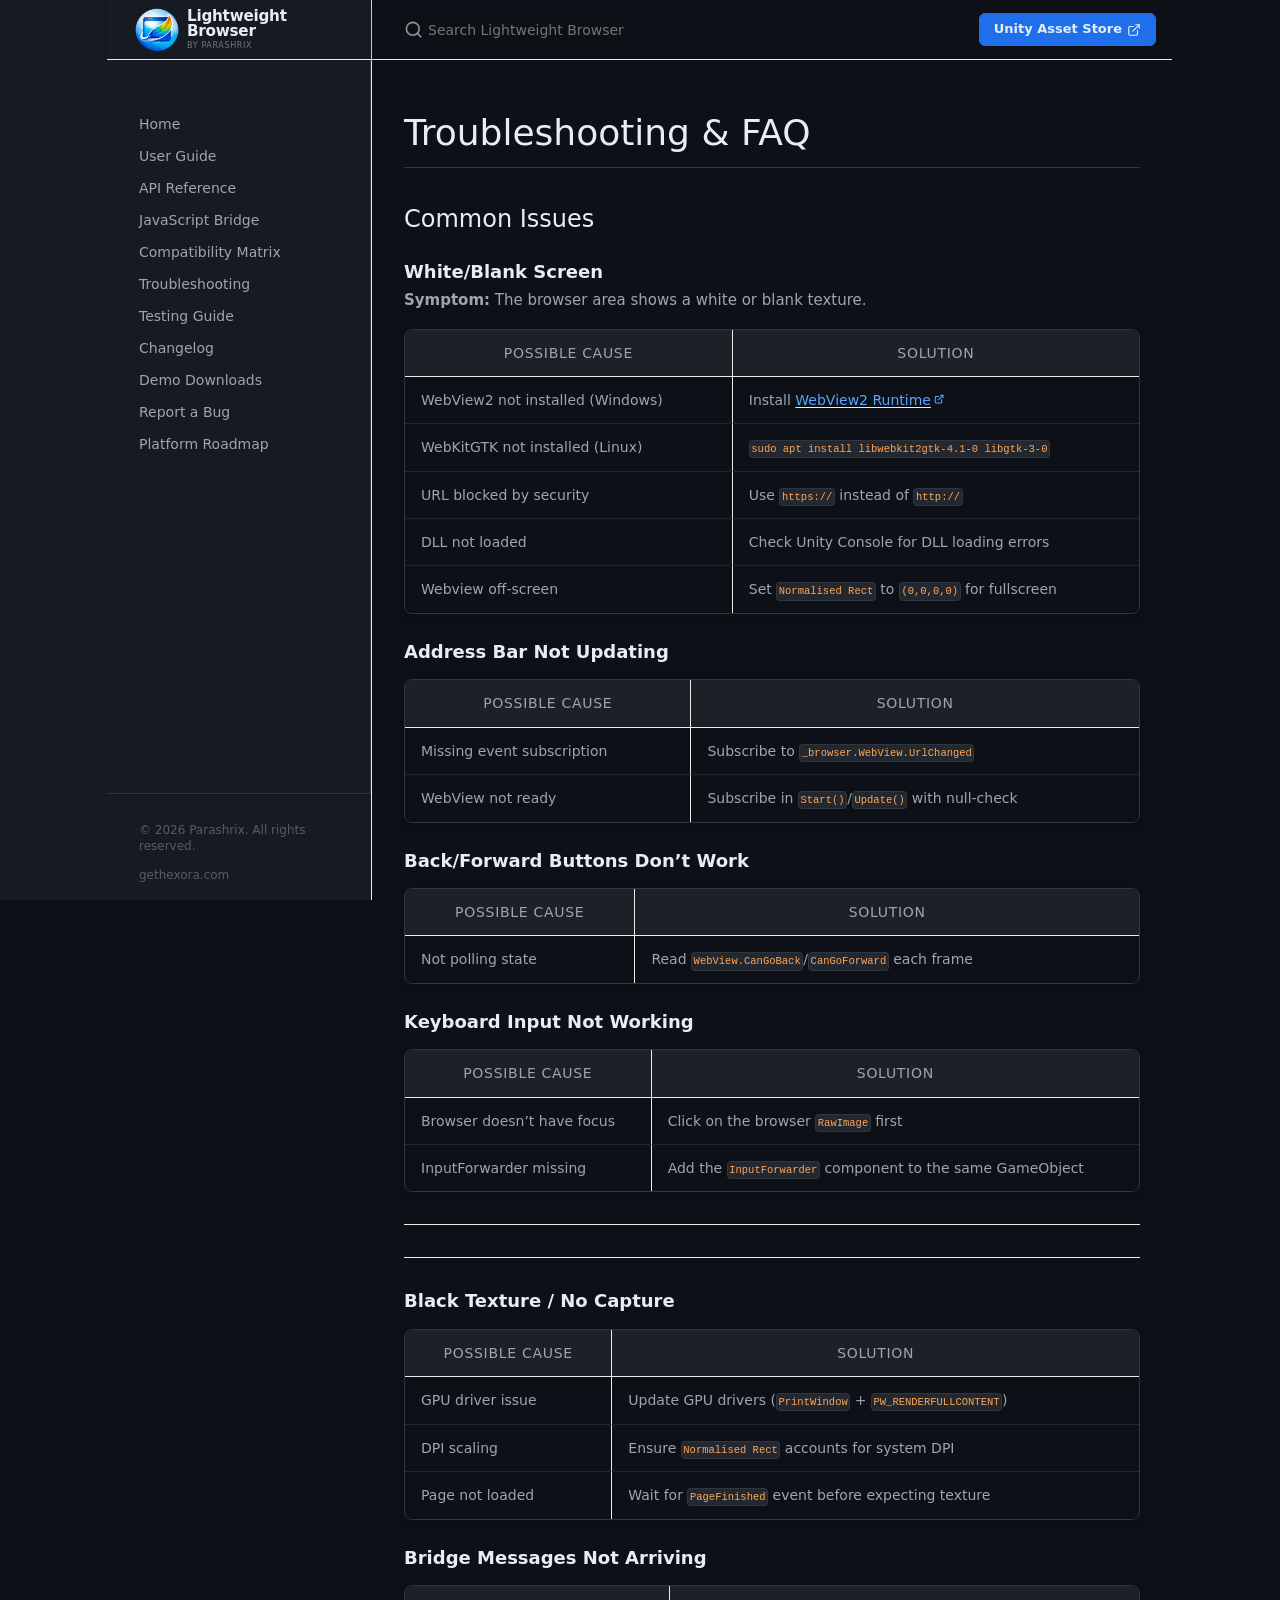
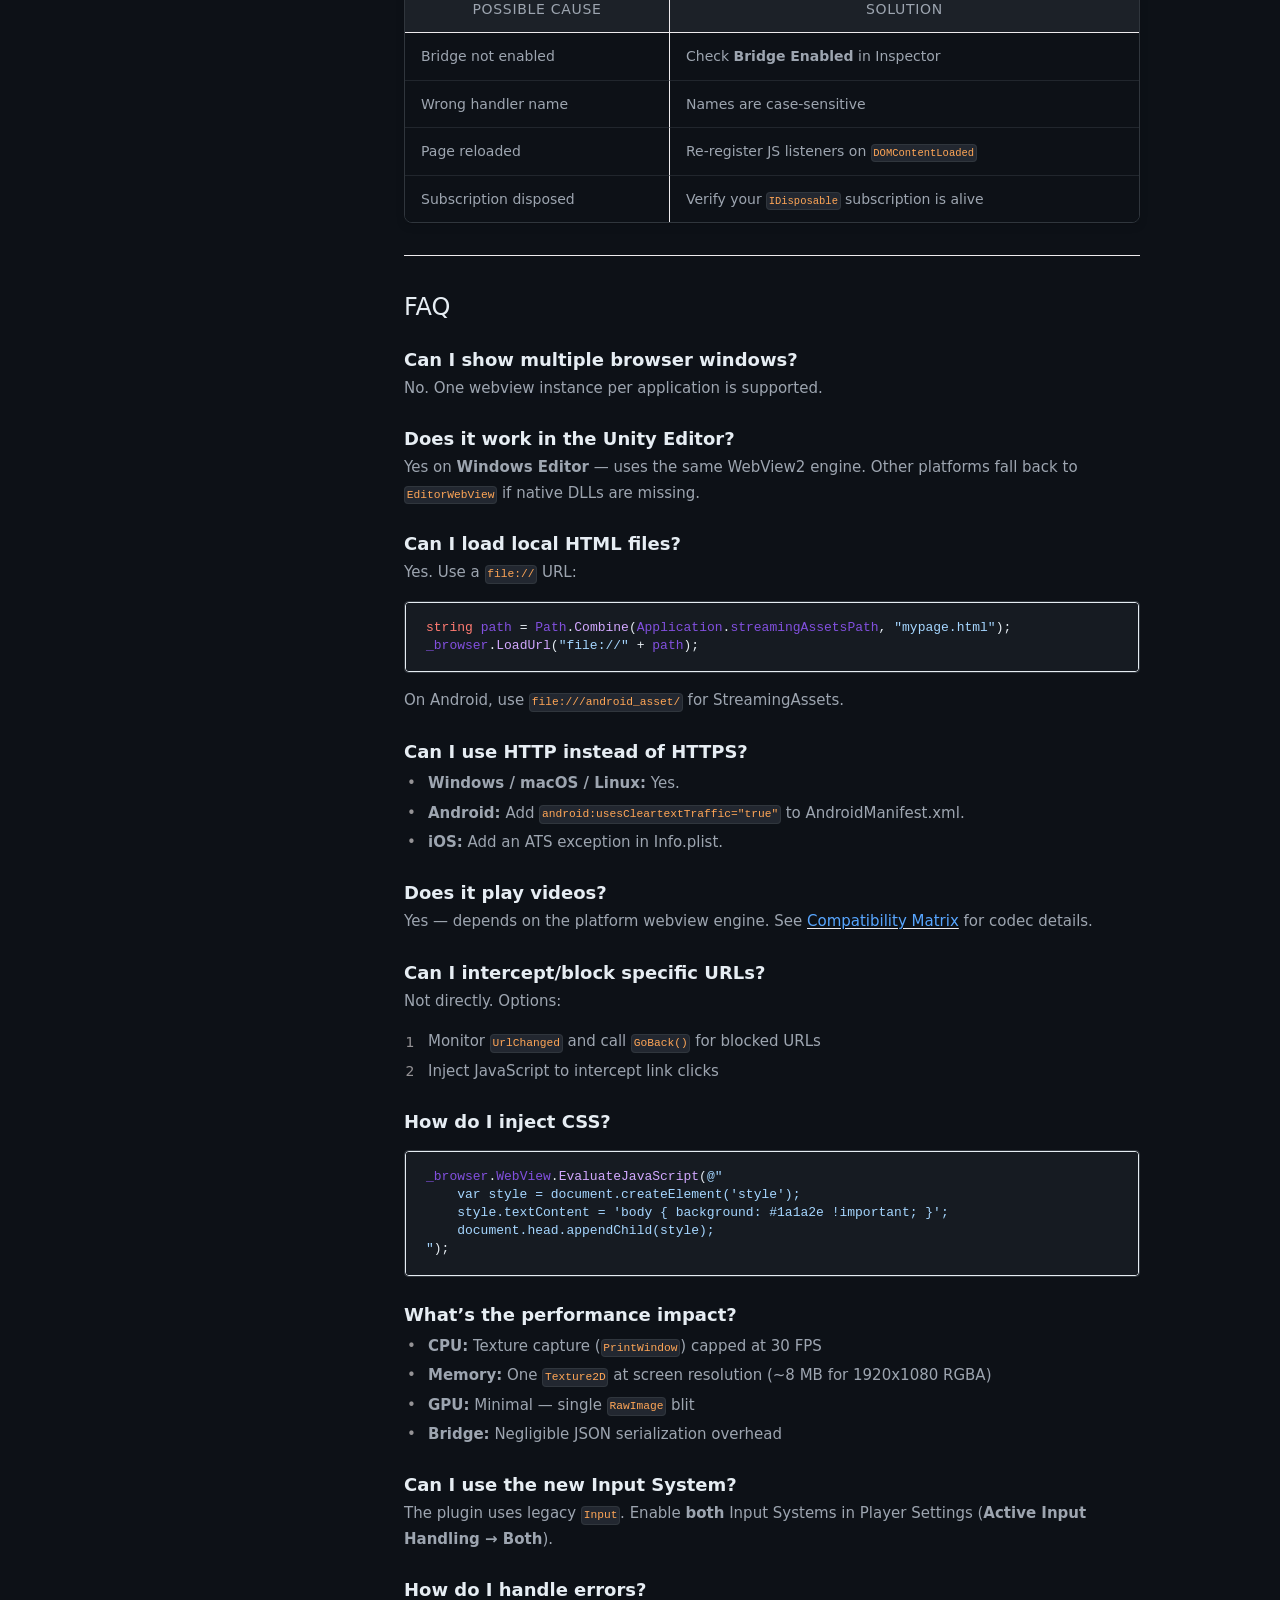
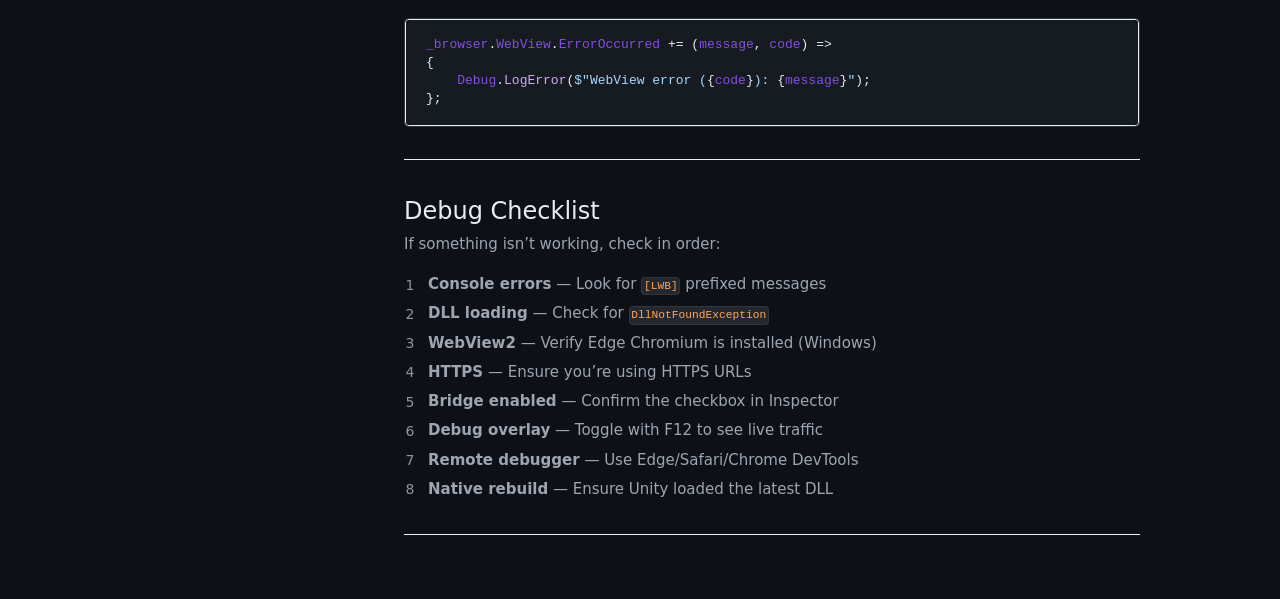
<file: troubleshooting/index.html>
<!DOCTYPE html> <html lang="en-US"> <head> <meta charset="UTF-8"> <meta http-equiv="X-UA-Compatible" content="IE=Edge"> <link rel="stylesheet" href="/assets/css/just-the-docs-default.css"> <link rel="stylesheet" href="/assets/css/just-the-docs-head-nav.css" id="jtd-head-nav-stylesheet"> <style id="jtd-nav-activation"> .site-nav > ul.nav-list:first-child > li:not(:nth-child(6)) > a, .site-nav > ul.nav-list:first-child > li > ul > li a { background-image: none; } .site-nav > ul.nav-list:not(:first-child) a, .site-nav li.external a { background-image: none; } .site-nav > ul.nav-list:first-child > li:nth-child(6) > a { font-weight: 600; text-decoration: none; }.site-nav > ul.nav-list:first-child > li:nth-child(6) > button svg { transform: rotate(-90deg); }.site-nav > ul.nav-list:first-child > li.nav-list-item:nth-child(6) > ul.nav-list { display: block; } </style> <script src="/assets/js/vendor/lunr.min.js"></script> <script src="/assets/js/just-the-docs.js"></script> <meta name="viewport" content="width=device-width, initial-scale=1"> <!-- Begin Jekyll SEO tag v2.8.0 --> <title>Troubleshooting | Lightweight Browser</title> <meta name="generator" content="Jekyll v4.4.1" /> <meta property="og:title" content="Troubleshooting" /> <meta name="author" content="Parashrix" /> <meta property="og:locale" content="en_US" /> <meta name="description" content="Solutions for common Lightweight Browser issues — blank screens, build errors, bridge failures, platform-specific fixes and debug tips." /> <meta property="og:description" content="Solutions for common Lightweight Browser issues — blank screens, build errors, bridge failures, platform-specific fixes and debug tips." /> <link rel="canonical" href="https://lwb-docs.gethexora.com/troubleshooting/" /> <meta property="og:url" content="https://lwb-docs.gethexora.com/troubleshooting/" /> <meta property="og:site_name" content="Lightweight Browser" /> <meta property="og:image" content="https://lwb-docs.gethexora.com/assets/images/lwb-logo.png" /> <meta property="og:type" content="website" /> <meta name="twitter:card" content="summary" /> <meta property="twitter:image" content="https://lwb-docs.gethexora.com/assets/images/lwb-logo.png" /> <meta property="twitter:title" content="Troubleshooting" /> <meta name="twitter:site" content="@" /> <meta name="twitter:creator" content="@Parashrix" /> <script type="application/ld+json"> {"@context":"https://schema.org","@type":"WebPage","author":{"@type":"Person","name":"Parashrix"},"dateModified":"2026-03-24T00:00:00+00:00","description":"Solutions for common Lightweight Browser issues — blank screens, build errors, bridge failures, platform-specific fixes and debug tips.","headline":"Troubleshooting","image":"https://lwb-docs.gethexora.com/assets/images/lwb-logo.png","publisher":{"@type":"Organization","logo":{"@type":"ImageObject","url":"https://lwb-docs.gethexora.com/assets/images/lwb-logo.png"},"name":"Parashrix"},"url":"https://lwb-docs.gethexora.com/troubleshooting/"}</script> <!-- End Jekyll SEO tag --> <!-- Favicon --> <link rel="icon" type="image/png" sizes="32x32" href="/assets/images/lwb-logo.png"> <link rel="apple-touch-icon" href="/assets/images/lwb-logo.png"> <!-- Open Graph enhancements --> <meta property="og:image:width" content="1200"> <meta property="og:image:height" content="630"> <meta property="og:image:alt" content="Lightweight Browser — Unity Webview Plugin by Parashrix"> <!-- Structured data: SoftwareApplication --> <script type="application/ld+json"> { "@context": "https://schema.org", "@type": "SoftwareApplication", "name": "Lightweight Browser", "applicationCategory": "DeveloperApplication", "operatingSystem": "Windows, macOS, Linux, Android, iOS", "description": "A multi-platform native webview plugin for Unity that renders web content to Texture2D.", "url": "https://lwb-docs.gethexora.com", "author": { "@type": "Organization", "name": "Parashrix", "url": "https://gethexora.com" }, "offers": { "@type": "Offer", "url": "https://assetstore.unity.com/publishers/parashrix", "priceCurrency": "USD", "availability": "https://schema.org/InStock" }, "softwareRequirements": "Unity 2022.3 LTS or newer" } </script> <!-- Back-to-top scroll behaviour --> <script> document.addEventListener('DOMContentLoaded', function() { var btn = document.getElementById('back-to-top'); if (!btn) return; window.addEventListener('scroll', function() { if (window.scrollY > 300) { btn.style.opacity = '1'; btn.style.pointerEvents = 'auto'; } else { btn.style.opacity = '0'; btn.style.pointerEvents = 'none'; } }); }); </script> </head> <body> <a class="skip-to-main" href="#main-content">Skip to main content</a> <svg xmlns="http://www.w3.org/2000/svg" class="d-none"> <symbol id="svg-link" viewBox="0 0 24 24"> <title>Link</title> <svg xmlns="http://www.w3.org/2000/svg" width="24" height="24" viewBox="0 0 24 24" fill="none" stroke="currentColor" stroke-width="2" stroke-linecap="round" stroke-linejoin="round" class="feather feather-link"> <path d="M10 13a5 5 0 0 0 7.54.54l3-3a5 5 0 0 0-7.07-7.07l-1.72 1.71"></path><path d="M14 11a5 5 0 0 0-7.54-.54l-3 3a5 5 0 0 0 7.07 7.07l1.71-1.71"></path> </svg> </symbol> <symbol id="svg-menu" viewBox="0 0 24 24"> <title>Menu</title> <svg xmlns="http://www.w3.org/2000/svg" width="24" height="24" viewBox="0 0 24 24" fill="none" stroke="currentColor" stroke-width="2" stroke-linecap="round" stroke-linejoin="round" class="feather feather-menu"> <line x1="3" y1="12" x2="21" y2="12"></line><line x1="3" y1="6" x2="21" y2="6"></line><line x1="3" y1="18" x2="21" y2="18"></line> </svg> </symbol> <symbol id="svg-arrow-right" viewBox="0 0 24 24"> <title>Expand</title> <svg xmlns="http://www.w3.org/2000/svg" width="24" height="24" viewBox="0 0 24 24" fill="none" stroke="currentColor" stroke-width="2" stroke-linecap="round" stroke-linejoin="round" class="feather feather-chevron-right"> <polyline points="9 18 15 12 9 6"></polyline> </svg> </symbol> <!-- Feather. MIT License: https://github.com/feathericons/feather/blob/master/LICENSE --> <symbol id="svg-external-link" width="24" height="24" viewBox="0 0 24 24" fill="none" stroke="currentColor" stroke-width="2" stroke-linecap="round" stroke-linejoin="round" class="feather feather-external-link"> <title id="svg-external-link-title">(external link)</title> <path d="M18 13v6a2 2 0 0 1-2 2H5a2 2 0 0 1-2-2V8a2 2 0 0 1 2-2h6"></path><polyline points="15 3 21 3 21 9"></polyline><line x1="10" y1="14" x2="21" y2="3"></line> </symbol> <symbol id="svg-doc" viewBox="0 0 24 24"> <title>Document</title> <svg xmlns="http://www.w3.org/2000/svg" width="24" height="24" viewBox="0 0 24 24" fill="none" stroke="currentColor" stroke-width="2" stroke-linecap="round" stroke-linejoin="round" class="feather feather-file"> <path d="M13 2H6a2 2 0 0 0-2 2v16a2 2 0 0 0 2 2h12a2 2 0 0 0 2-2V9z"></path><polyline points="13 2 13 9 20 9"></polyline> </svg> </symbol> <symbol id="svg-search" viewBox="0 0 24 24"> <title>Search</title> <svg xmlns="http://www.w3.org/2000/svg" width="24" height="24" viewBox="0 0 24 24" fill="none" stroke="currentColor" stroke-width="2" stroke-linecap="round" stroke-linejoin="round" class="feather feather-search"> <circle cx="11" cy="11" r="8"></circle><line x1="21" y1="21" x2="16.65" y2="16.65"></line> </svg> </symbol> <!-- Bootstrap Icons. MIT License: https://github.com/twbs/icons/blob/main/LICENSE.md --> <symbol id="svg-copy" viewBox="0 0 16 16"> <title>Copy</title> <svg xmlns="http://www.w3.org/2000/svg" width="16" height="16" fill="currentColor" class="bi bi-clipboard" viewBox="0 0 16 16"> <path d="M4 1.5H3a2 2 0 0 0-2 2V14a2 2 0 0 0 2 2h10a2 2 0 0 0 2-2V3.5a2 2 0 0 0-2-2h-1v1h1a1 1 0 0 1 1 1V14a1 1 0 0 1-1 1H3a1 1 0 0 1-1-1V3.5a1 1 0 0 1 1-1h1v-1z"/> <path d="M9.5 1a.5.5 0 0 1 .5.5v1a.5.5 0 0 1-.5.5h-3a.5.5 0 0 1-.5-.5v-1a.5.5 0 0 1 .5-.5h3zm-3-1A1.5 1.5 0 0 0 5 1.5v1A1.5 1.5 0 0 0 6.5 4h3A1.5 1.5 0 0 0 11 2.5v-1A1.5 1.5 0 0 0 9.5 0h-3z"/> </svg> </symbol> <symbol id="svg-copied" viewBox="0 0 16 16"> <title>Copied</title> <svg xmlns="http://www.w3.org/2000/svg" width="16" height="16" fill="currentColor" class="bi bi-clipboard-check-fill" viewBox="0 0 16 16"> <path d="M6.5 0A1.5 1.5 0 0 0 5 1.5v1A1.5 1.5 0 0 0 6.5 4h3A1.5 1.5 0 0 0 11 2.5v-1A1.5 1.5 0 0 0 9.5 0h-3Zm3 1a.5.5 0 0 1 .5.5v1a.5.5 0 0 1-.5.5h-3a.5.5 0 0 1-.5-.5v-1a.5.5 0 0 1 .5-.5h3Z"/> <path d="M4 1.5H3a2 2 0 0 0-2 2V14a2 2 0 0 0 2 2h10a2 2 0 0 0 2-2V3.5a2 2 0 0 0-2-2h-1v1A2.5 2.5 0 0 1 9.5 5h-3A2.5 2.5 0 0 1 4 2.5v-1Zm6.854 7.354-3 3a.5.5 0 0 1-.708 0l-1.5-1.5a.5.5 0 0 1 .708-.708L7.5 10.793l2.646-2.647a.5.5 0 0 1 .708.708Z"/> </svg> </symbol> </svg> <header class="side-bar"> <div class="site-header"> <a href="/" class="site-title lh-tight"><div class="site-brand"> <img src="/assets/images/lwb-logo.png" alt="" class="site-logo-img" /> <div class="site-brand-text"> <span class="site-brand-name">Lightweight Browser</span> <span class="site-brand-tagline">by Parashrix</span> </div> </div> </a> <button id="menu-button" class="site-button btn-reset" aria-label="Menu" aria-expanded="false"> <svg viewBox="0 0 24 24" class="icon" aria-hidden="true"><use xlink:href="#svg-menu"></use></svg> </button> </div> <nav aria-label="Main" id="site-nav" class="site-nav"> <ul class="nav-list"><li class="nav-list-item"><a href="/" class="nav-list-link">Home</a></li><li class="nav-list-item"><a href="/user-guide/" class="nav-list-link">User Guide</a></li><li class="nav-list-item"><a href="/api-reference/" class="nav-list-link">API Reference</a></li><li class="nav-list-item"><a href="/js-bridge-guide/" class="nav-list-link">JavaScript Bridge</a></li><li class="nav-list-item"><a href="/compatibility/" class="nav-list-link">Compatibility Matrix</a></li><li class="nav-list-item"><a href="/troubleshooting/" class="nav-list-link">Troubleshooting</a></li><li class="nav-list-item"><a href="/testing-guide/" class="nav-list-link">Testing Guide</a></li><li class="nav-list-item"><a href="/changelog/" class="nav-list-link">Changelog</a></li><li class="nav-list-item"><a href="/demo/" class="nav-list-link">Demo Downloads</a></li><li class="nav-list-item"><a href="/report-bug/" class="nav-list-link">Report a Bug</a></li><li class="nav-list-item"><a href="/roadmap/" class="nav-list-link">Platform Roadmap</a></li></ul> </nav> <div class="d-md-block d-none site-footer"> <p class="text-small text-grey-dk-100 mb-0">&copy; 2026 Parashrix. All rights reserved.</p> <p class="text-small text-grey-dk-100 mb-0"><a href="https://gethexora.com" style="color: inherit; text-decoration: none;">gethexora.com</a></p> </div> </header> <div class="main" id="top"> <div id="main-header" class="main-header"> <div class="search" role="search"> <div class="search-input-wrap"> <input type="text" id="search-input" class="search-input" tabindex="0" placeholder="Search Lightweight Browser" autocomplete="off"> <label for="search-input" class="search-label"> <span class="sr-only">Search Lightweight Browser</span> <svg viewBox="0 0 24 24" class="search-icon" aria-hidden="true"><use xlink:href="#svg-search"></use></svg> </label> </div> <div id="search-results" class="search-results"></div> </div> <nav aria-label="Auxiliary" class="aux-nav"> <ul class="aux-nav-list"> <li class="aux-nav-list-item"> <a href="https://assetstore.unity.com/publishers/parashrix" target="_blank" rel="noopener noreferrer" > Unity Asset Store <svg viewBox="0 0 24 24" aria-labelledby="svg-external-link-title"><use xlink:href="#svg-external-link"></use></svg> </a> </li> </ul> </nav> </div> <div class="main-content-wrap"> <div id="main-content" class="main-content"> <main> <h1 id="troubleshooting--faq"> <a href="#troubleshooting--faq" class="anchor-heading" aria-labelledby="troubleshooting--faq"><svg viewBox="0 0 16 16" aria-hidden="true"><use xlink:href="#svg-link"></use></svg></a> Troubleshooting &amp; FAQ </h1> <h2 id="common-issues"> <a href="#common-issues" class="anchor-heading" aria-labelledby="common-issues"><svg viewBox="0 0 16 16" aria-hidden="true"><use xlink:href="#svg-link"></use></svg></a> Common Issues </h2> <h3 id="whiteblank-screen"> <a href="#whiteblank-screen" class="anchor-heading" aria-labelledby="whiteblank-screen"><svg viewBox="0 0 16 16" aria-hidden="true"><use xlink:href="#svg-link"></use></svg></a> White/Blank Screen </h3> <p><strong>Symptom:</strong> The browser area shows a white or blank texture.</p> <div class="table-wrapper"><table> <thead> <tr> <th>Possible Cause</th> <th>Solution</th> </tr> </thead> <tbody> <tr> <td>WebView2 not installed (Windows)</td> <td>Install <a href="https://developer.microsoft.com/en-us/microsoft-edge/webview2/#download">WebView2 Runtime</a></td> </tr> <tr> <td>WebKitGTK not installed (Linux)</td> <td><code class="language-plaintext highlighter-rouge">sudo apt install libwebkit2gtk-4.1-0 libgtk-3-0</code></td> </tr> <tr> <td>URL blocked by security</td> <td>Use <code class="language-plaintext highlighter-rouge">https://</code> instead of <code class="language-plaintext highlighter-rouge">http://</code></td> </tr> <tr> <td>DLL not loaded</td> <td>Check Unity Console for DLL loading errors</td> </tr> <tr> <td>Webview off-screen</td> <td>Set <code class="language-plaintext highlighter-rouge">Normalised Rect</code> to <code class="language-plaintext highlighter-rouge">(0,0,0,0)</code> for fullscreen</td> </tr> </tbody> </table></div> <h3 id="address-bar-not-updating"> <a href="#address-bar-not-updating" class="anchor-heading" aria-labelledby="address-bar-not-updating"><svg viewBox="0 0 16 16" aria-hidden="true"><use xlink:href="#svg-link"></use></svg></a> Address Bar Not Updating </h3> <div class="table-wrapper"><table> <thead> <tr> <th>Possible Cause</th> <th>Solution</th> </tr> </thead> <tbody> <tr> <td>Missing event subscription</td> <td>Subscribe to <code class="language-plaintext highlighter-rouge">_browser.WebView.UrlChanged</code></td> </tr> <tr> <td>WebView not ready</td> <td>Subscribe in <code class="language-plaintext highlighter-rouge">Start()</code>/<code class="language-plaintext highlighter-rouge">Update()</code> with null-check</td> </tr> </tbody> </table></div> <h3 id="backforward-buttons-dont-work"> <a href="#backforward-buttons-dont-work" class="anchor-heading" aria-labelledby="backforward-buttons-dont-work"><svg viewBox="0 0 16 16" aria-hidden="true"><use xlink:href="#svg-link"></use></svg></a> Back/Forward Buttons Don’t Work </h3> <div class="table-wrapper"><table> <thead> <tr> <th>Possible Cause</th> <th>Solution</th> </tr> </thead> <tbody> <tr> <td>Not polling state</td> <td>Read <code class="language-plaintext highlighter-rouge">WebView.CanGoBack</code>/<code class="language-plaintext highlighter-rouge">CanGoForward</code> each frame</td> </tr> </tbody> </table></div> <h3 id="keyboard-input-not-working"> <a href="#keyboard-input-not-working" class="anchor-heading" aria-labelledby="keyboard-input-not-working"><svg viewBox="0 0 16 16" aria-hidden="true"><use xlink:href="#svg-link"></use></svg></a> Keyboard Input Not Working </h3> <div class="table-wrapper"><table> <thead> <tr> <th>Possible Cause</th> <th>Solution</th> </tr> </thead> <tbody> <tr> <td>Browser doesn’t have focus</td> <td>Click on the browser <code class="language-plaintext highlighter-rouge">RawImage</code> first</td> </tr> <tr> <td>InputForwarder missing</td> <td>Add the <code class="language-plaintext highlighter-rouge">InputForwarder</code> component to the same GameObject</td> </tr> </tbody> </table></div><hr /><hr /> <h3 id="black-texture--no-capture"> <a href="#black-texture--no-capture" class="anchor-heading" aria-labelledby="black-texture--no-capture"><svg viewBox="0 0 16 16" aria-hidden="true"><use xlink:href="#svg-link"></use></svg></a> Black Texture / No Capture </h3> <div class="table-wrapper"><table> <thead> <tr> <th>Possible Cause</th> <th>Solution</th> </tr> </thead> <tbody> <tr> <td>GPU driver issue</td> <td>Update GPU drivers (<code class="language-plaintext highlighter-rouge">PrintWindow</code> + <code class="language-plaintext highlighter-rouge">PW_RENDERFULLCONTENT</code>)</td> </tr> <tr> <td>DPI scaling</td> <td>Ensure <code class="language-plaintext highlighter-rouge">Normalised Rect</code> accounts for system DPI</td> </tr> <tr> <td>Page not loaded</td> <td>Wait for <code class="language-plaintext highlighter-rouge">PageFinished</code> event before expecting texture</td> </tr> </tbody> </table></div> <h3 id="bridge-messages-not-arriving"> <a href="#bridge-messages-not-arriving" class="anchor-heading" aria-labelledby="bridge-messages-not-arriving"><svg viewBox="0 0 16 16" aria-hidden="true"><use xlink:href="#svg-link"></use></svg></a> Bridge Messages Not Arriving </h3> <div class="table-wrapper"><table> <thead> <tr> <th>Possible Cause</th> <th>Solution</th> </tr> </thead> <tbody> <tr> <td>Bridge not enabled</td> <td>Check <strong>Bridge Enabled</strong> in Inspector</td> </tr> <tr> <td>Wrong handler name</td> <td>Names are case-sensitive</td> </tr> <tr> <td>Page reloaded</td> <td>Re-register JS listeners on <code class="language-plaintext highlighter-rouge">DOMContentLoaded</code></td> </tr> <tr> <td>Subscription disposed</td> <td>Verify your <code class="language-plaintext highlighter-rouge">IDisposable</code> subscription is alive</td> </tr> </tbody> </table></div><hr /> <h2 id="faq"> <a href="#faq" class="anchor-heading" aria-labelledby="faq"><svg viewBox="0 0 16 16" aria-hidden="true"><use xlink:href="#svg-link"></use></svg></a> FAQ </h2> <h3 id="can-i-show-multiple-browser-windows"> <a href="#can-i-show-multiple-browser-windows" class="anchor-heading" aria-labelledby="can-i-show-multiple-browser-windows"><svg viewBox="0 0 16 16" aria-hidden="true"><use xlink:href="#svg-link"></use></svg></a> Can I show multiple browser windows? </h3> <p>No. One webview instance per application is supported.</p> <h3 id="does-it-work-in-the-unity-editor"> <a href="#does-it-work-in-the-unity-editor" class="anchor-heading" aria-labelledby="does-it-work-in-the-unity-editor"><svg viewBox="0 0 16 16" aria-hidden="true"><use xlink:href="#svg-link"></use></svg></a> Does it work in the Unity Editor? </h3> <p>Yes on <strong>Windows Editor</strong> — uses the same WebView2 engine. Other platforms fall back to <code class="language-plaintext highlighter-rouge">EditorWebView</code> if native DLLs are missing.</p> <h3 id="can-i-load-local-html-files"> <a href="#can-i-load-local-html-files" class="anchor-heading" aria-labelledby="can-i-load-local-html-files"><svg viewBox="0 0 16 16" aria-hidden="true"><use xlink:href="#svg-link"></use></svg></a> Can I load local HTML files? </h3> <p>Yes. Use a <code class="language-plaintext highlighter-rouge">file://</code> URL:</p> <div class="language-csharp highlighter-rouge"><div class="highlight"><pre class="highlight"><code><span class="kt">string</span> <span class="n">path</span> <span class="p">=</span> <span class="n">Path</span><span class="p">.</span><span class="nf">Combine</span><span class="p">(</span><span class="n">Application</span><span class="p">.</span><span class="n">streamingAssetsPath</span><span class="p">,</span> <span class="s">"mypage.html"</span><span class="p">);</span>
<span class="n">_browser</span><span class="p">.</span><span class="nf">LoadUrl</span><span class="p">(</span><span class="s">"file://"</span> <span class="p">+</span> <span class="n">path</span><span class="p">);</span>
</code></pre></div></div> <p>On Android, use <code class="language-plaintext highlighter-rouge">file:///android_asset/</code> for StreamingAssets.</p> <h3 id="can-i-use-http-instead-of-https"> <a href="#can-i-use-http-instead-of-https" class="anchor-heading" aria-labelledby="can-i-use-http-instead-of-https"><svg viewBox="0 0 16 16" aria-hidden="true"><use xlink:href="#svg-link"></use></svg></a> Can I use HTTP instead of HTTPS? </h3> <ul> <li><strong>Windows / macOS / Linux:</strong> Yes.</li> <li><strong>Android:</strong> Add <code class="language-plaintext highlighter-rouge">android:usesCleartextTraffic="true"</code> to AndroidManifest.xml.</li> <li><strong>iOS:</strong> Add an ATS exception in Info.plist.</li> </ul> <h3 id="does-it-play-videos"> <a href="#does-it-play-videos" class="anchor-heading" aria-labelledby="does-it-play-videos"><svg viewBox="0 0 16 16" aria-hidden="true"><use xlink:href="#svg-link"></use></svg></a> Does it play videos? </h3> <p>Yes — depends on the platform webview engine. See <a href="/compatibility/">Compatibility Matrix</a> for codec details.</p> <h3 id="can-i-interceptblock-specific-urls"> <a href="#can-i-interceptblock-specific-urls" class="anchor-heading" aria-labelledby="can-i-interceptblock-specific-urls"><svg viewBox="0 0 16 16" aria-hidden="true"><use xlink:href="#svg-link"></use></svg></a> Can I intercept/block specific URLs? </h3> <p>Not directly. Options:</p> <ol> <li>Monitor <code class="language-plaintext highlighter-rouge">UrlChanged</code> and call <code class="language-plaintext highlighter-rouge">GoBack()</code> for blocked URLs</li> <li>Inject JavaScript to intercept link clicks</li> </ol> <h3 id="how-do-i-inject-css"> <a href="#how-do-i-inject-css" class="anchor-heading" aria-labelledby="how-do-i-inject-css"><svg viewBox="0 0 16 16" aria-hidden="true"><use xlink:href="#svg-link"></use></svg></a> How do I inject CSS? </h3> <div class="language-csharp highlighter-rouge"><div class="highlight"><pre class="highlight"><code><span class="n">_browser</span><span class="p">.</span><span class="n">WebView</span><span class="p">.</span><span class="nf">EvaluateJavaScript</span><span class="p">(</span><span class="s">@"
    var style = document.createElement('style');
    style.textContent = 'body { background: #1a1a2e !important; }';
    document.head.appendChild(style);
"</span><span class="p">);</span>
</code></pre></div></div> <h3 id="whats-the-performance-impact"> <a href="#whats-the-performance-impact" class="anchor-heading" aria-labelledby="whats-the-performance-impact"><svg viewBox="0 0 16 16" aria-hidden="true"><use xlink:href="#svg-link"></use></svg></a> What’s the performance impact? </h3> <ul> <li><strong>CPU:</strong> Texture capture (<code class="language-plaintext highlighter-rouge">PrintWindow</code>) capped at 30 FPS</li> <li><strong>Memory:</strong> One <code class="language-plaintext highlighter-rouge">Texture2D</code> at screen resolution (~8 MB for 1920x1080 RGBA)</li> <li><strong>GPU:</strong> Minimal — single <code class="language-plaintext highlighter-rouge">RawImage</code> blit</li> <li><strong>Bridge:</strong> Negligible JSON serialization overhead</li> </ul> <h3 id="can-i-use-the-new-input-system"> <a href="#can-i-use-the-new-input-system" class="anchor-heading" aria-labelledby="can-i-use-the-new-input-system"><svg viewBox="0 0 16 16" aria-hidden="true"><use xlink:href="#svg-link"></use></svg></a> Can I use the new Input System? </h3> <p>The plugin uses legacy <code class="language-plaintext highlighter-rouge">Input</code>. Enable <strong>both</strong> Input Systems in Player Settings (<strong>Active Input Handling → Both</strong>).</p> <h3 id="how-do-i-handle-errors"> <a href="#how-do-i-handle-errors" class="anchor-heading" aria-labelledby="how-do-i-handle-errors"><svg viewBox="0 0 16 16" aria-hidden="true"><use xlink:href="#svg-link"></use></svg></a> How do I handle errors? </h3> <div class="language-csharp highlighter-rouge"><div class="highlight"><pre class="highlight"><code><span class="n">_browser</span><span class="p">.</span><span class="n">WebView</span><span class="p">.</span><span class="n">ErrorOccurred</span> <span class="p">+=</span> <span class="p">(</span><span class="n">message</span><span class="p">,</span> <span class="n">code</span><span class="p">)</span> <span class="p">=&gt;</span>
<span class="p">{</span>
    <span class="n">Debug</span><span class="p">.</span><span class="nf">LogError</span><span class="p">(</span><span class="s">$"WebView error (</span><span class="p">{</span><span class="n">code</span><span class="p">}</span><span class="s">): </span><span class="p">{</span><span class="n">message</span><span class="p">}</span><span class="s">"</span><span class="p">);</span>
<span class="p">};</span>
</code></pre></div></div><hr /> <h2 id="debug-checklist"> <a href="#debug-checklist" class="anchor-heading" aria-labelledby="debug-checklist"><svg viewBox="0 0 16 16" aria-hidden="true"><use xlink:href="#svg-link"></use></svg></a> Debug Checklist </h2> <p>If something isn’t working, check in order:</p> <ol> <li><strong>Console errors</strong> — Look for <code class="language-plaintext highlighter-rouge">[LWB]</code> prefixed messages</li> <li><strong>DLL loading</strong> — Check for <code class="language-plaintext highlighter-rouge">DllNotFoundException</code></li> <li><strong>WebView2</strong> — Verify Edge Chromium is installed (Windows)</li> <li><strong>HTTPS</strong> — Ensure you’re using HTTPS URLs</li> <li><strong>Bridge enabled</strong> — Confirm the checkbox in Inspector</li> <li><strong>Debug overlay</strong> — Toggle with F12 to see live traffic</li> <li><strong>Remote debugger</strong> — Use Edge/Safari/Chrome DevTools</li> <li><strong>Native rebuild</strong> — Ensure Unity loaded the latest DLL</li> </ol> </main> <hr> <footer> <p><a href="#top" id="back-to-top">↑</a></p> <div class="d-md-none mt-4 fs-2"> <p class="text-small text-grey-dk-100 mb-0">&copy; 2026 Parashrix. All rights reserved.</p> <p class="text-small text-grey-dk-100 mb-0"><a href="https://gethexora.com" style="color: inherit; text-decoration: none;">gethexora.com</a></p> </div> </footer> </div> </div> <div class="search-overlay"></div> </div> </body> </html>
</file>
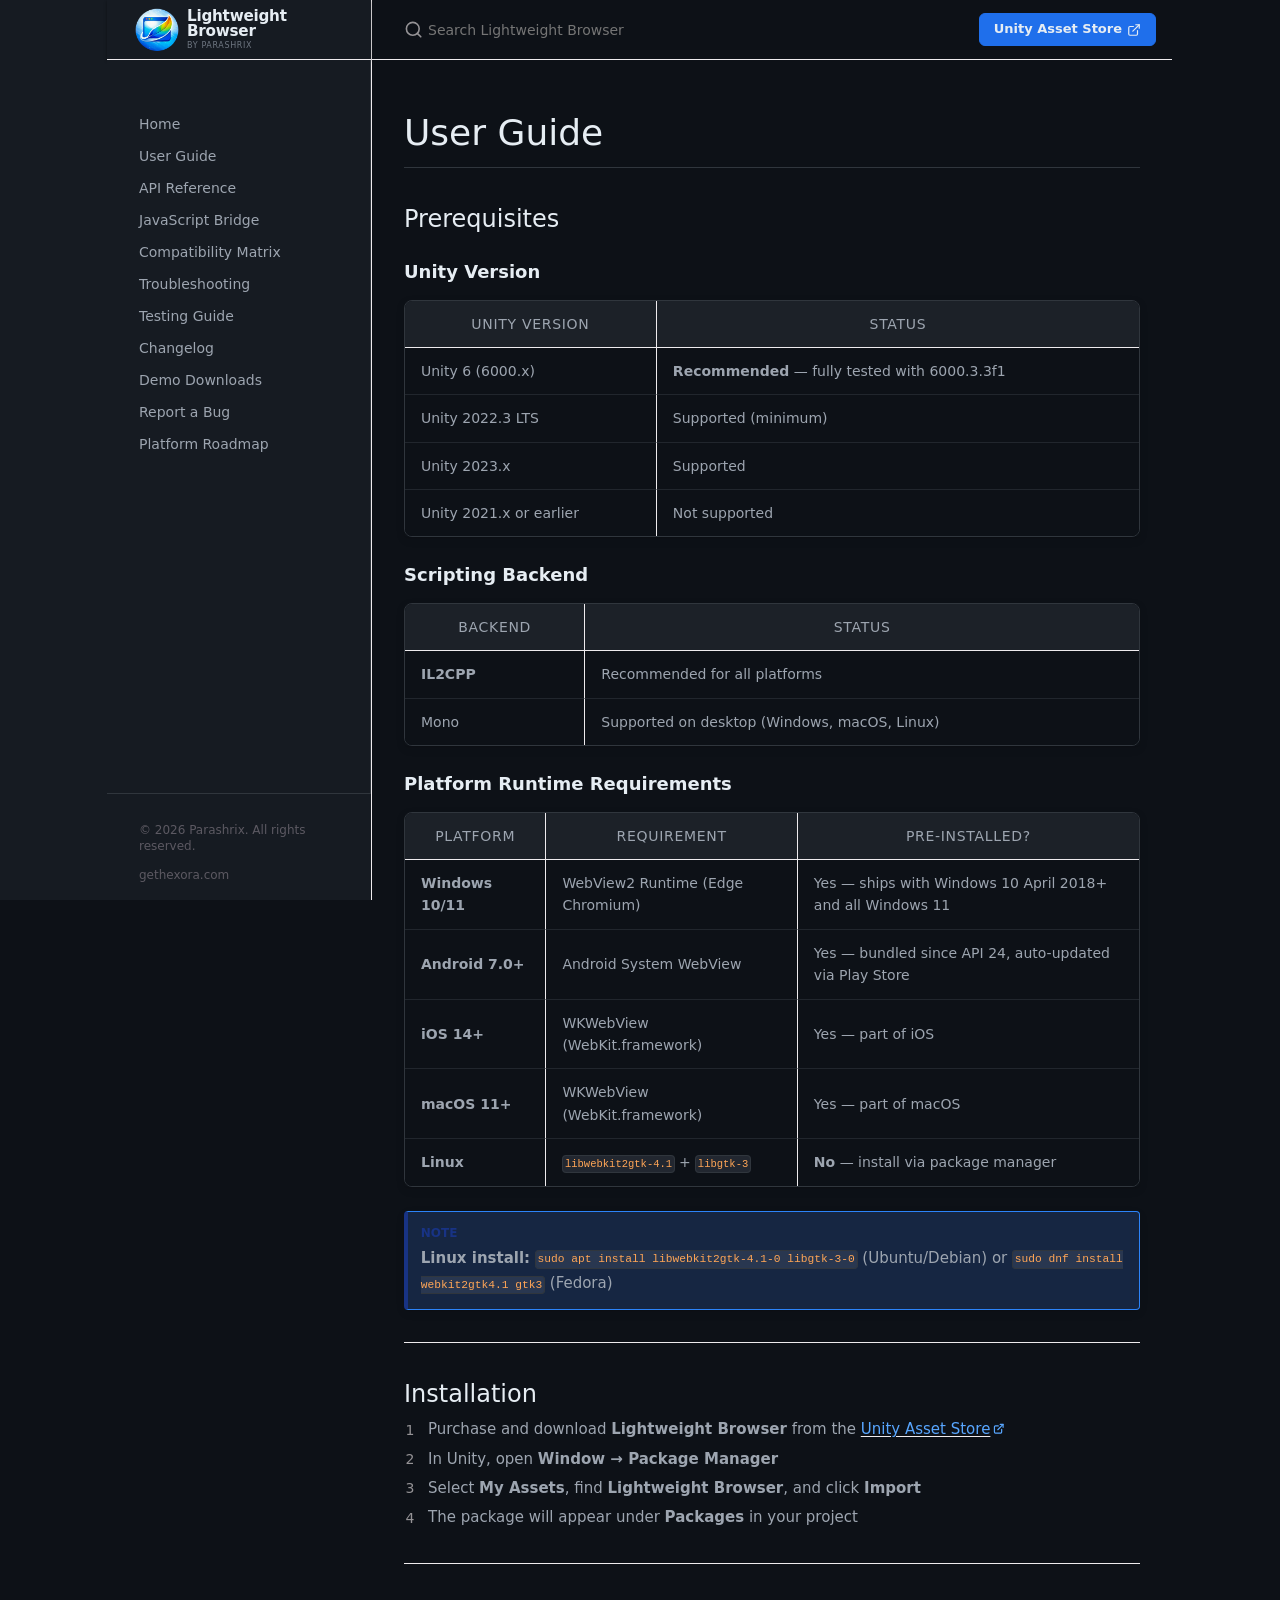
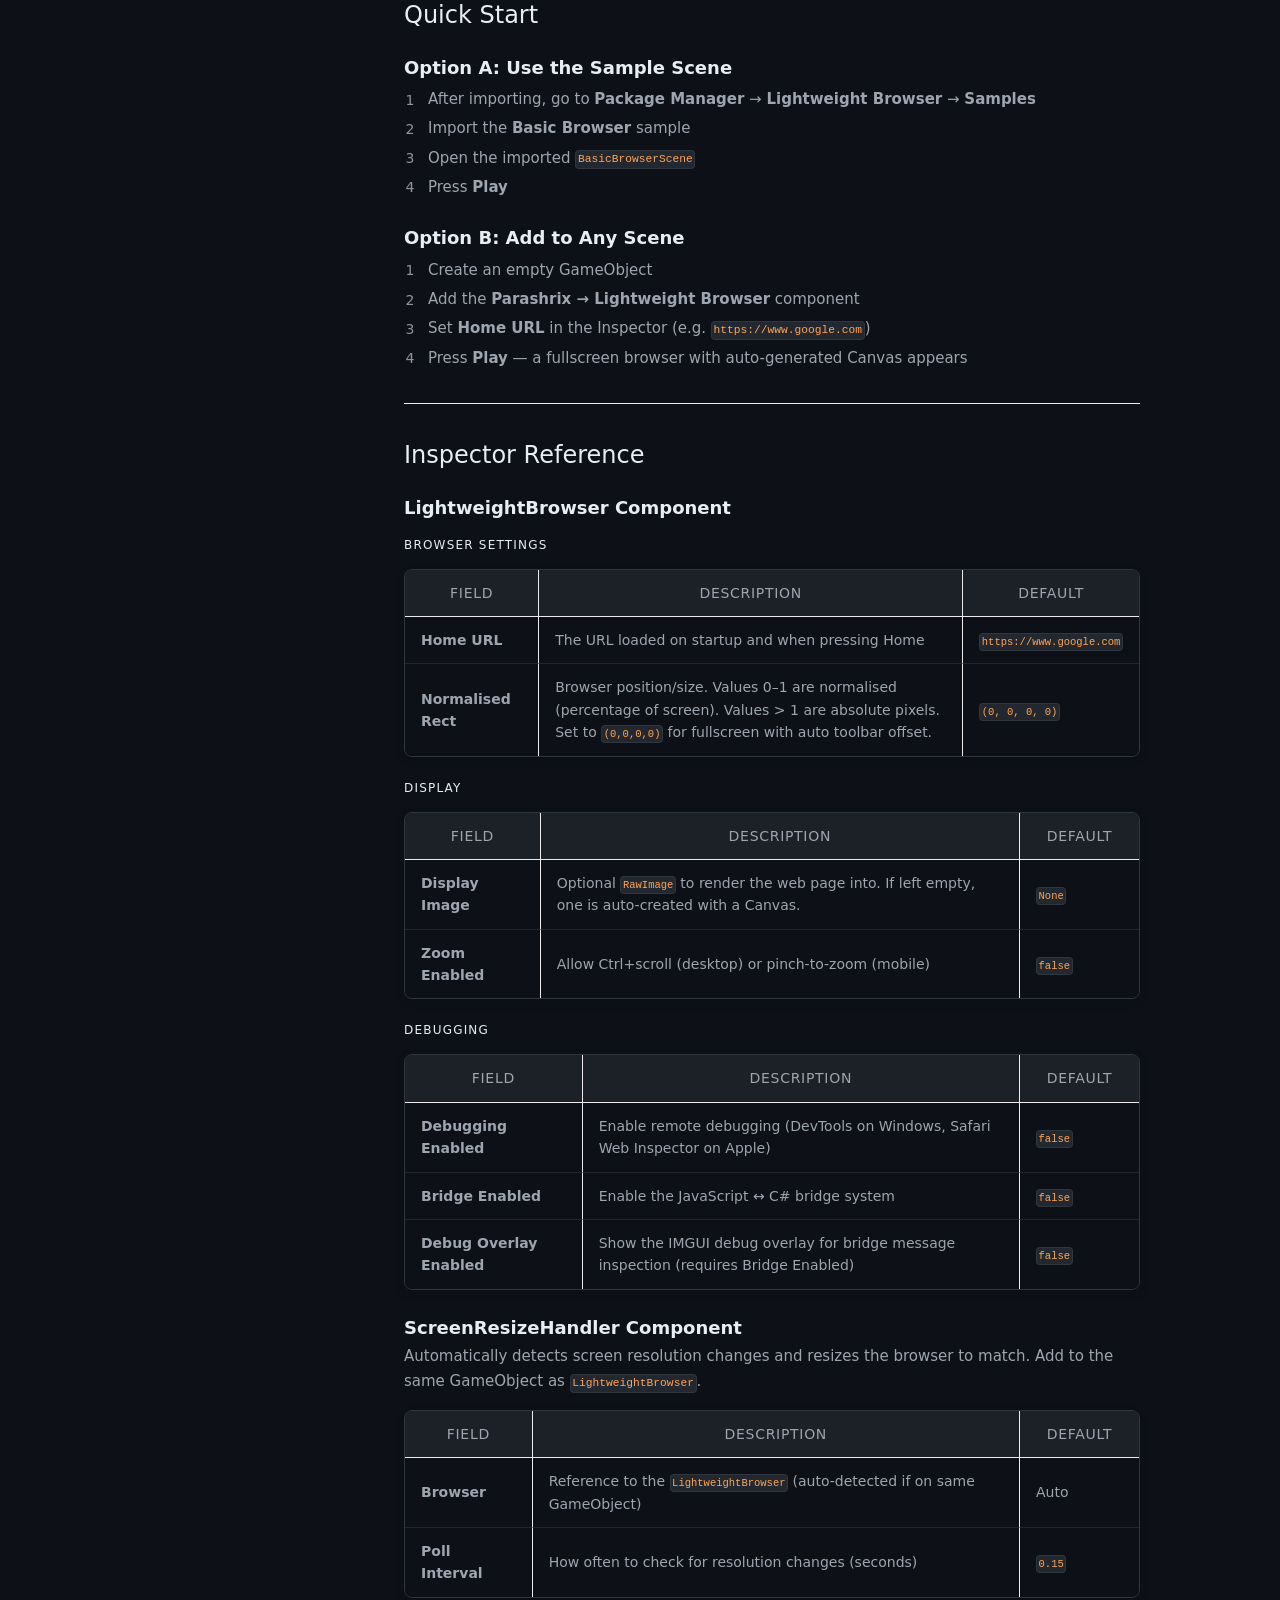
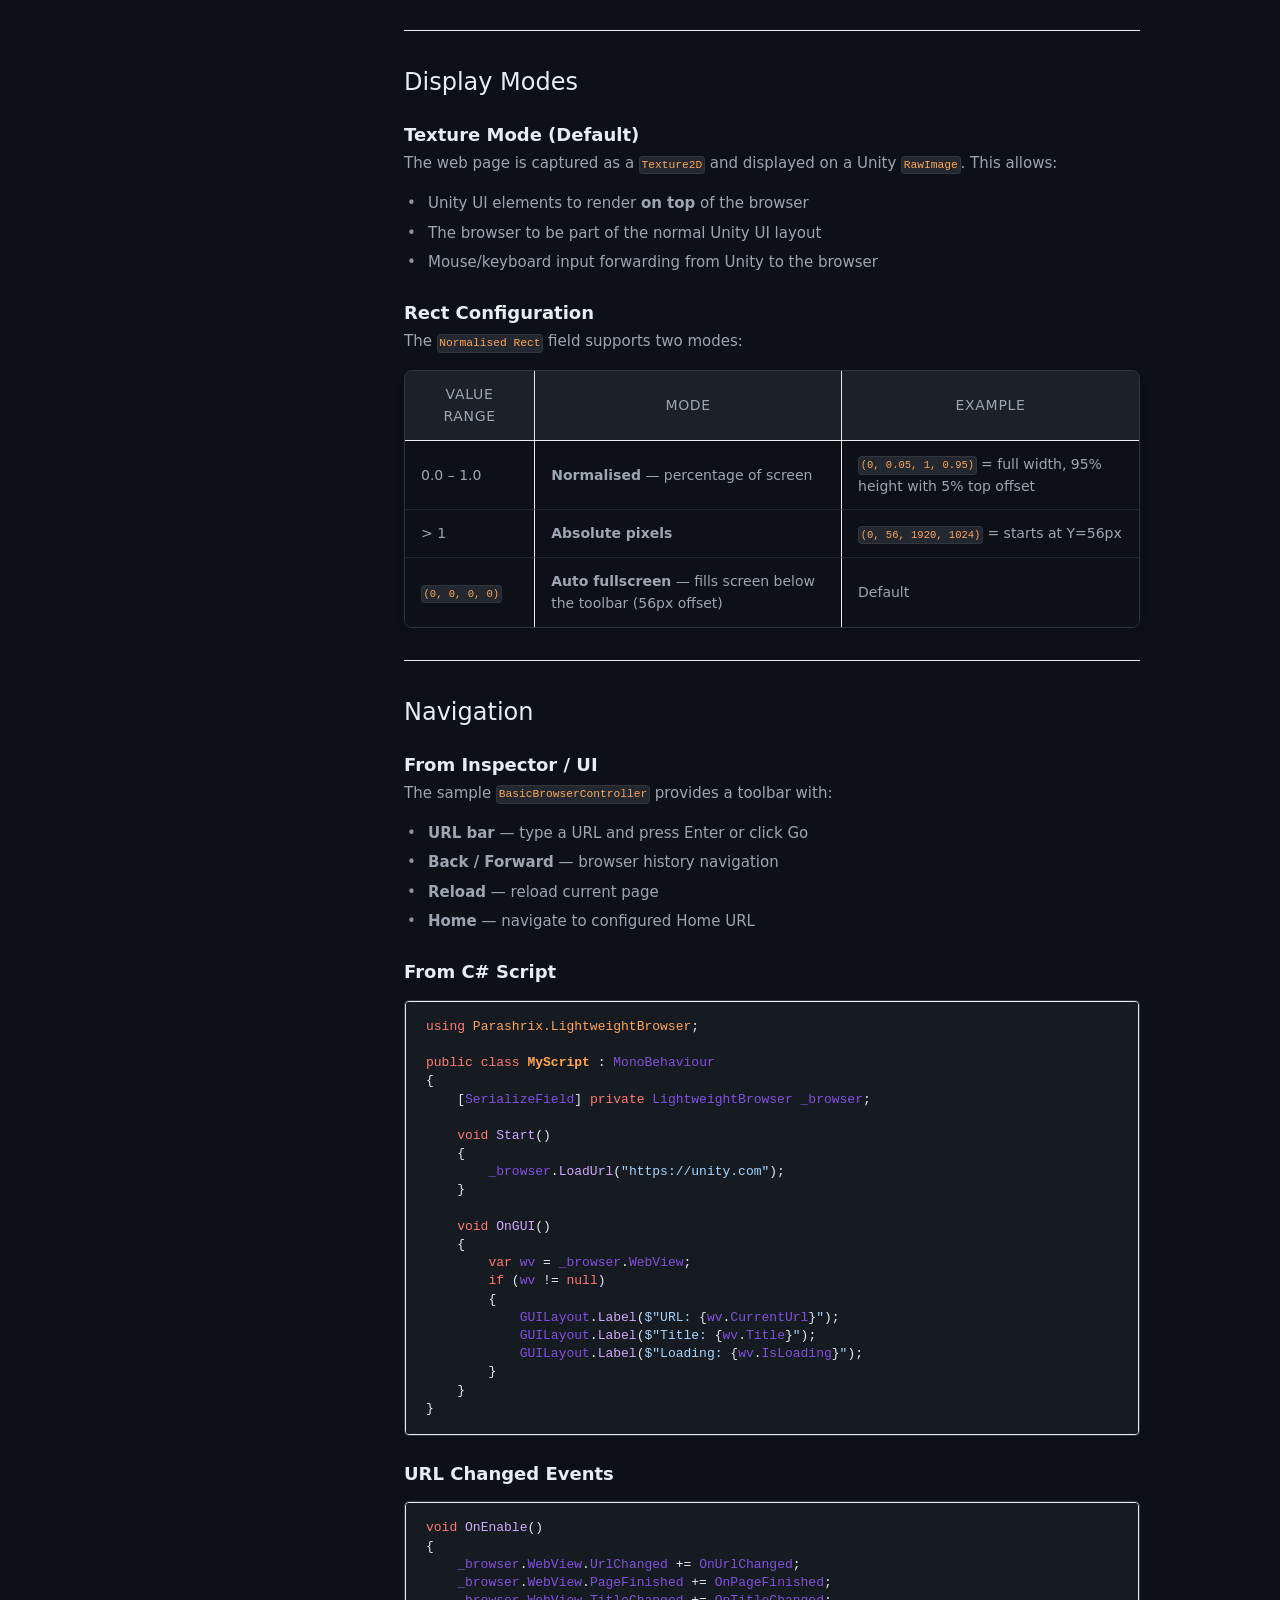
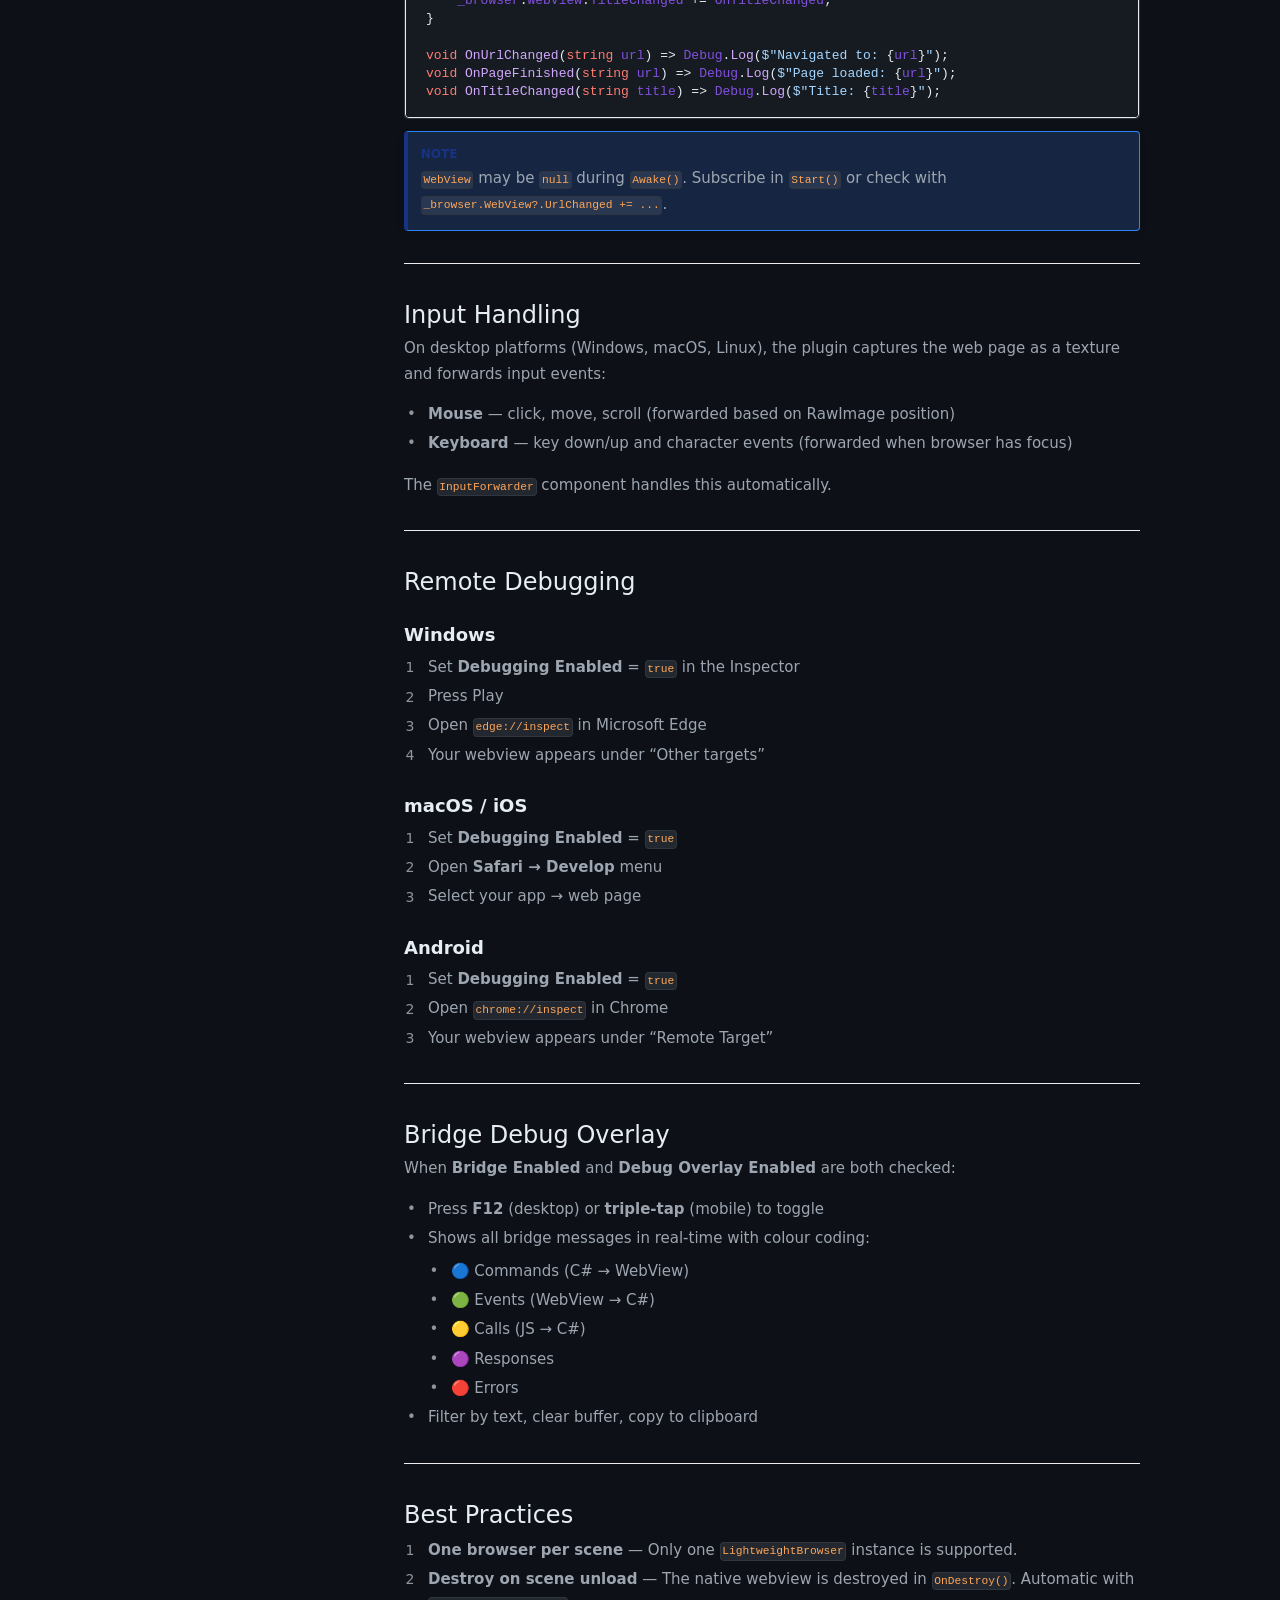
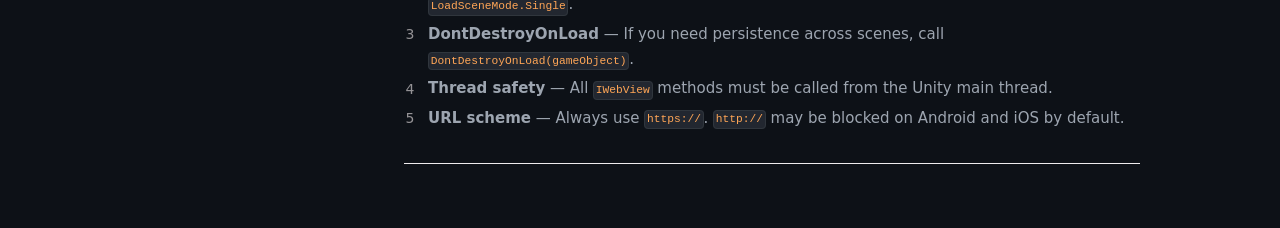
<file: user-guide/index.html>
<!DOCTYPE html> <html lang="en-US"> <head> <meta charset="UTF-8"> <meta http-equiv="X-UA-Compatible" content="IE=Edge"> <link rel="stylesheet" href="/assets/css/just-the-docs-default.css"> <link rel="stylesheet" href="/assets/css/just-the-docs-head-nav.css" id="jtd-head-nav-stylesheet"> <style id="jtd-nav-activation"> .site-nav > ul.nav-list:first-child > li:not(:nth-child(2)) > a, .site-nav > ul.nav-list:first-child > li > ul > li a { background-image: none; } .site-nav > ul.nav-list:not(:first-child) a, .site-nav li.external a { background-image: none; } .site-nav > ul.nav-list:first-child > li:nth-child(2) > a { font-weight: 600; text-decoration: none; }.site-nav > ul.nav-list:first-child > li:nth-child(2) > button svg { transform: rotate(-90deg); }.site-nav > ul.nav-list:first-child > li.nav-list-item:nth-child(2) > ul.nav-list { display: block; } </style> <script src="/assets/js/vendor/lunr.min.js"></script> <script src="/assets/js/just-the-docs.js"></script> <meta name="viewport" content="width=device-width, initial-scale=1"> <!-- Begin Jekyll SEO tag v2.8.0 --> <title>User Guide | Lightweight Browser</title> <meta name="generator" content="Jekyll v4.4.1" /> <meta property="og:title" content="User Guide" /> <meta name="author" content="Parashrix" /> <meta property="og:locale" content="en_US" /> <meta name="description" content="Installation guide, quick start, inspector setup and configuration for the Lightweight Browser Unity webview plugin." /> <meta property="og:description" content="Installation guide, quick start, inspector setup and configuration for the Lightweight Browser Unity webview plugin." /> <link rel="canonical" href="https://lwb-docs.gethexora.com/user-guide/" /> <meta property="og:url" content="https://lwb-docs.gethexora.com/user-guide/" /> <meta property="og:site_name" content="Lightweight Browser" /> <meta property="og:image" content="https://lwb-docs.gethexora.com/assets/images/lwb-logo.png" /> <meta property="og:type" content="website" /> <meta name="twitter:card" content="summary" /> <meta property="twitter:image" content="https://lwb-docs.gethexora.com/assets/images/lwb-logo.png" /> <meta property="twitter:title" content="User Guide" /> <meta name="twitter:site" content="@" /> <meta name="twitter:creator" content="@Parashrix" /> <script type="application/ld+json"> {"@context":"https://schema.org","@type":"WebPage","author":{"@type":"Person","name":"Parashrix"},"dateModified":"2026-03-24T00:00:00+00:00","description":"Installation guide, quick start, inspector setup and configuration for the Lightweight Browser Unity webview plugin.","headline":"User Guide","image":"https://lwb-docs.gethexora.com/assets/images/lwb-logo.png","publisher":{"@type":"Organization","logo":{"@type":"ImageObject","url":"https://lwb-docs.gethexora.com/assets/images/lwb-logo.png"},"name":"Parashrix"},"url":"https://lwb-docs.gethexora.com/user-guide/"}</script> <!-- End Jekyll SEO tag --> <!-- Favicon --> <link rel="icon" type="image/png" sizes="32x32" href="/assets/images/lwb-logo.png"> <link rel="apple-touch-icon" href="/assets/images/lwb-logo.png"> <!-- Open Graph enhancements --> <meta property="og:image:width" content="1200"> <meta property="og:image:height" content="630"> <meta property="og:image:alt" content="Lightweight Browser — Unity Webview Plugin by Parashrix"> <!-- Structured data: SoftwareApplication --> <script type="application/ld+json"> { "@context": "https://schema.org", "@type": "SoftwareApplication", "name": "Lightweight Browser", "applicationCategory": "DeveloperApplication", "operatingSystem": "Windows, macOS, Linux, Android, iOS", "description": "A multi-platform native webview plugin for Unity that renders web content to Texture2D.", "url": "https://lwb-docs.gethexora.com", "author": { "@type": "Organization", "name": "Parashrix", "url": "https://gethexora.com" }, "offers": { "@type": "Offer", "url": "https://assetstore.unity.com/publishers/parashrix", "priceCurrency": "USD", "availability": "https://schema.org/InStock" }, "softwareRequirements": "Unity 2022.3 LTS or newer" } </script> <!-- Back-to-top scroll behaviour --> <script> document.addEventListener('DOMContentLoaded', function() { var btn = document.getElementById('back-to-top'); if (!btn) return; window.addEventListener('scroll', function() { if (window.scrollY > 300) { btn.style.opacity = '1'; btn.style.pointerEvents = 'auto'; } else { btn.style.opacity = '0'; btn.style.pointerEvents = 'none'; } }); }); </script> </head> <body> <a class="skip-to-main" href="#main-content">Skip to main content</a> <svg xmlns="http://www.w3.org/2000/svg" class="d-none"> <symbol id="svg-link" viewBox="0 0 24 24"> <title>Link</title> <svg xmlns="http://www.w3.org/2000/svg" width="24" height="24" viewBox="0 0 24 24" fill="none" stroke="currentColor" stroke-width="2" stroke-linecap="round" stroke-linejoin="round" class="feather feather-link"> <path d="M10 13a5 5 0 0 0 7.54.54l3-3a5 5 0 0 0-7.07-7.07l-1.72 1.71"></path><path d="M14 11a5 5 0 0 0-7.54-.54l-3 3a5 5 0 0 0 7.07 7.07l1.71-1.71"></path> </svg> </symbol> <symbol id="svg-menu" viewBox="0 0 24 24"> <title>Menu</title> <svg xmlns="http://www.w3.org/2000/svg" width="24" height="24" viewBox="0 0 24 24" fill="none" stroke="currentColor" stroke-width="2" stroke-linecap="round" stroke-linejoin="round" class="feather feather-menu"> <line x1="3" y1="12" x2="21" y2="12"></line><line x1="3" y1="6" x2="21" y2="6"></line><line x1="3" y1="18" x2="21" y2="18"></line> </svg> </symbol> <symbol id="svg-arrow-right" viewBox="0 0 24 24"> <title>Expand</title> <svg xmlns="http://www.w3.org/2000/svg" width="24" height="24" viewBox="0 0 24 24" fill="none" stroke="currentColor" stroke-width="2" stroke-linecap="round" stroke-linejoin="round" class="feather feather-chevron-right"> <polyline points="9 18 15 12 9 6"></polyline> </svg> </symbol> <!-- Feather. MIT License: https://github.com/feathericons/feather/blob/master/LICENSE --> <symbol id="svg-external-link" width="24" height="24" viewBox="0 0 24 24" fill="none" stroke="currentColor" stroke-width="2" stroke-linecap="round" stroke-linejoin="round" class="feather feather-external-link"> <title id="svg-external-link-title">(external link)</title> <path d="M18 13v6a2 2 0 0 1-2 2H5a2 2 0 0 1-2-2V8a2 2 0 0 1 2-2h6"></path><polyline points="15 3 21 3 21 9"></polyline><line x1="10" y1="14" x2="21" y2="3"></line> </symbol> <symbol id="svg-doc" viewBox="0 0 24 24"> <title>Document</title> <svg xmlns="http://www.w3.org/2000/svg" width="24" height="24" viewBox="0 0 24 24" fill="none" stroke="currentColor" stroke-width="2" stroke-linecap="round" stroke-linejoin="round" class="feather feather-file"> <path d="M13 2H6a2 2 0 0 0-2 2v16a2 2 0 0 0 2 2h12a2 2 0 0 0 2-2V9z"></path><polyline points="13 2 13 9 20 9"></polyline> </svg> </symbol> <symbol id="svg-search" viewBox="0 0 24 24"> <title>Search</title> <svg xmlns="http://www.w3.org/2000/svg" width="24" height="24" viewBox="0 0 24 24" fill="none" stroke="currentColor" stroke-width="2" stroke-linecap="round" stroke-linejoin="round" class="feather feather-search"> <circle cx="11" cy="11" r="8"></circle><line x1="21" y1="21" x2="16.65" y2="16.65"></line> </svg> </symbol> <!-- Bootstrap Icons. MIT License: https://github.com/twbs/icons/blob/main/LICENSE.md --> <symbol id="svg-copy" viewBox="0 0 16 16"> <title>Copy</title> <svg xmlns="http://www.w3.org/2000/svg" width="16" height="16" fill="currentColor" class="bi bi-clipboard" viewBox="0 0 16 16"> <path d="M4 1.5H3a2 2 0 0 0-2 2V14a2 2 0 0 0 2 2h10a2 2 0 0 0 2-2V3.5a2 2 0 0 0-2-2h-1v1h1a1 1 0 0 1 1 1V14a1 1 0 0 1-1 1H3a1 1 0 0 1-1-1V3.5a1 1 0 0 1 1-1h1v-1z"/> <path d="M9.5 1a.5.5 0 0 1 .5.5v1a.5.5 0 0 1-.5.5h-3a.5.5 0 0 1-.5-.5v-1a.5.5 0 0 1 .5-.5h3zm-3-1A1.5 1.5 0 0 0 5 1.5v1A1.5 1.5 0 0 0 6.5 4h3A1.5 1.5 0 0 0 11 2.5v-1A1.5 1.5 0 0 0 9.5 0h-3z"/> </svg> </symbol> <symbol id="svg-copied" viewBox="0 0 16 16"> <title>Copied</title> <svg xmlns="http://www.w3.org/2000/svg" width="16" height="16" fill="currentColor" class="bi bi-clipboard-check-fill" viewBox="0 0 16 16"> <path d="M6.5 0A1.5 1.5 0 0 0 5 1.5v1A1.5 1.5 0 0 0 6.5 4h3A1.5 1.5 0 0 0 11 2.5v-1A1.5 1.5 0 0 0 9.5 0h-3Zm3 1a.5.5 0 0 1 .5.5v1a.5.5 0 0 1-.5.5h-3a.5.5 0 0 1-.5-.5v-1a.5.5 0 0 1 .5-.5h3Z"/> <path d="M4 1.5H3a2 2 0 0 0-2 2V14a2 2 0 0 0 2 2h10a2 2 0 0 0 2-2V3.5a2 2 0 0 0-2-2h-1v1A2.5 2.5 0 0 1 9.5 5h-3A2.5 2.5 0 0 1 4 2.5v-1Zm6.854 7.354-3 3a.5.5 0 0 1-.708 0l-1.5-1.5a.5.5 0 0 1 .708-.708L7.5 10.793l2.646-2.647a.5.5 0 0 1 .708.708Z"/> </svg> </symbol> </svg> <header class="side-bar"> <div class="site-header"> <a href="/" class="site-title lh-tight"><div class="site-brand"> <img src="/assets/images/lwb-logo.png" alt="" class="site-logo-img" /> <div class="site-brand-text"> <span class="site-brand-name">Lightweight Browser</span> <span class="site-brand-tagline">by Parashrix</span> </div> </div> </a> <button id="menu-button" class="site-button btn-reset" aria-label="Menu" aria-expanded="false"> <svg viewBox="0 0 24 24" class="icon" aria-hidden="true"><use xlink:href="#svg-menu"></use></svg> </button> </div> <nav aria-label="Main" id="site-nav" class="site-nav"> <ul class="nav-list"><li class="nav-list-item"><a href="/" class="nav-list-link">Home</a></li><li class="nav-list-item"><a href="/user-guide/" class="nav-list-link">User Guide</a></li><li class="nav-list-item"><a href="/api-reference/" class="nav-list-link">API Reference</a></li><li class="nav-list-item"><a href="/js-bridge-guide/" class="nav-list-link">JavaScript Bridge</a></li><li class="nav-list-item"><a href="/compatibility/" class="nav-list-link">Compatibility Matrix</a></li><li class="nav-list-item"><a href="/troubleshooting/" class="nav-list-link">Troubleshooting</a></li><li class="nav-list-item"><a href="/testing-guide/" class="nav-list-link">Testing Guide</a></li><li class="nav-list-item"><a href="/changelog/" class="nav-list-link">Changelog</a></li><li class="nav-list-item"><a href="/demo/" class="nav-list-link">Demo Downloads</a></li><li class="nav-list-item"><a href="/report-bug/" class="nav-list-link">Report a Bug</a></li><li class="nav-list-item"><a href="/roadmap/" class="nav-list-link">Platform Roadmap</a></li></ul> </nav> <div class="d-md-block d-none site-footer"> <p class="text-small text-grey-dk-100 mb-0">&copy; 2026 Parashrix. All rights reserved.</p> <p class="text-small text-grey-dk-100 mb-0"><a href="https://gethexora.com" style="color: inherit; text-decoration: none;">gethexora.com</a></p> </div> </header> <div class="main" id="top"> <div id="main-header" class="main-header"> <div class="search" role="search"> <div class="search-input-wrap"> <input type="text" id="search-input" class="search-input" tabindex="0" placeholder="Search Lightweight Browser" autocomplete="off"> <label for="search-input" class="search-label"> <span class="sr-only">Search Lightweight Browser</span> <svg viewBox="0 0 24 24" class="search-icon" aria-hidden="true"><use xlink:href="#svg-search"></use></svg> </label> </div> <div id="search-results" class="search-results"></div> </div> <nav aria-label="Auxiliary" class="aux-nav"> <ul class="aux-nav-list"> <li class="aux-nav-list-item"> <a href="https://assetstore.unity.com/publishers/parashrix" target="_blank" rel="noopener noreferrer" > Unity Asset Store <svg viewBox="0 0 24 24" aria-labelledby="svg-external-link-title"><use xlink:href="#svg-external-link"></use></svg> </a> </li> </ul> </nav> </div> <div class="main-content-wrap"> <div id="main-content" class="main-content"> <main> <h1 id="user-guide"> <a href="#user-guide" class="anchor-heading" aria-labelledby="user-guide"><svg viewBox="0 0 16 16" aria-hidden="true"><use xlink:href="#svg-link"></use></svg></a> User Guide </h1> <h2 id="prerequisites"> <a href="#prerequisites" class="anchor-heading" aria-labelledby="prerequisites"><svg viewBox="0 0 16 16" aria-hidden="true"><use xlink:href="#svg-link"></use></svg></a> Prerequisites </h2> <h3 id="unity-version"> <a href="#unity-version" class="anchor-heading" aria-labelledby="unity-version"><svg viewBox="0 0 16 16" aria-hidden="true"><use xlink:href="#svg-link"></use></svg></a> Unity Version </h3> <div class="table-wrapper"><table> <thead> <tr> <th>Unity Version</th> <th>Status</th> </tr> </thead> <tbody> <tr> <td>Unity 6 (6000.x)</td> <td><strong>Recommended</strong> — fully tested with 6000.3.3f1</td> </tr> <tr> <td>Unity 2022.3 LTS</td> <td>Supported (minimum)</td> </tr> <tr> <td>Unity 2023.x</td> <td>Supported</td> </tr> <tr> <td>Unity 2021.x or earlier</td> <td>Not supported</td> </tr> </tbody> </table></div> <h3 id="scripting-backend"> <a href="#scripting-backend" class="anchor-heading" aria-labelledby="scripting-backend"><svg viewBox="0 0 16 16" aria-hidden="true"><use xlink:href="#svg-link"></use></svg></a> Scripting Backend </h3> <div class="table-wrapper"><table> <thead> <tr> <th>Backend</th> <th>Status</th> </tr> </thead> <tbody> <tr> <td><strong>IL2CPP</strong></td> <td>Recommended for all platforms</td> </tr> <tr> <td>Mono</td> <td>Supported on desktop (Windows, macOS, Linux)</td> </tr> </tbody> </table></div> <h3 id="platform-runtime-requirements"> <a href="#platform-runtime-requirements" class="anchor-heading" aria-labelledby="platform-runtime-requirements"><svg viewBox="0 0 16 16" aria-hidden="true"><use xlink:href="#svg-link"></use></svg></a> Platform Runtime Requirements </h3> <div class="table-wrapper"><table> <thead> <tr> <th>Platform</th> <th>Requirement</th> <th>Pre-installed?</th> </tr> </thead> <tbody> <tr> <td><strong>Windows 10/11</strong></td> <td>WebView2 Runtime (Edge Chromium)</td> <td>Yes — ships with Windows 10 April 2018+ and all Windows 11</td> </tr> <tr> <td><strong>Android 7.0+</strong></td> <td>Android System WebView</td> <td>Yes — bundled since API 24, auto-updated via Play Store</td> </tr> <tr> <td><strong>iOS 14+</strong></td> <td>WKWebView (WebKit.framework)</td> <td>Yes — part of iOS</td> </tr> <tr> <td><strong>macOS 11+</strong></td> <td>WKWebView (WebKit.framework)</td> <td>Yes — part of macOS</td> </tr> <tr> <td><strong>Linux</strong></td> <td><code class="language-plaintext highlighter-rouge">libwebkit2gtk-4.1</code> + <code class="language-plaintext highlighter-rouge">libgtk-3</code></td> <td><strong>No</strong> — install via package manager</td> </tr> </tbody> </table></div> <blockquote class="note"> <p><strong>Linux install:</strong> <code class="language-plaintext highlighter-rouge">sudo apt install libwebkit2gtk-4.1-0 libgtk-3-0</code> (Ubuntu/Debian) or <code class="language-plaintext highlighter-rouge">sudo dnf install webkit2gtk4.1 gtk3</code> (Fedora)</p> </blockquote><hr /> <h2 id="installation"> <a href="#installation" class="anchor-heading" aria-labelledby="installation"><svg viewBox="0 0 16 16" aria-hidden="true"><use xlink:href="#svg-link"></use></svg></a> Installation </h2> <ol> <li>Purchase and download <strong>Lightweight Browser</strong> from the <a href="https://assetstore.unity.com/publishers/Parashrix">Unity Asset Store</a></li> <li>In Unity, open <strong>Window → Package Manager</strong></li> <li>Select <strong>My Assets</strong>, find <strong>Lightweight Browser</strong>, and click <strong>Import</strong></li> <li>The package will appear under <strong>Packages</strong> in your project</li> </ol><hr /> <h2 id="quick-start"> <a href="#quick-start" class="anchor-heading" aria-labelledby="quick-start"><svg viewBox="0 0 16 16" aria-hidden="true"><use xlink:href="#svg-link"></use></svg></a> Quick Start </h2> <h3 id="option-a-use-the-sample-scene"> <a href="#option-a-use-the-sample-scene" class="anchor-heading" aria-labelledby="option-a-use-the-sample-scene"><svg viewBox="0 0 16 16" aria-hidden="true"><use xlink:href="#svg-link"></use></svg></a> Option A: Use the Sample Scene </h3> <ol> <li>After importing, go to <strong>Package Manager</strong> → <strong>Lightweight Browser</strong> → <strong>Samples</strong></li> <li>Import the <strong>Basic Browser</strong> sample</li> <li>Open the imported <code class="language-plaintext highlighter-rouge">BasicBrowserScene</code></li> <li>Press <strong>Play</strong></li> </ol> <h3 id="option-b-add-to-any-scene"> <a href="#option-b-add-to-any-scene" class="anchor-heading" aria-labelledby="option-b-add-to-any-scene"><svg viewBox="0 0 16 16" aria-hidden="true"><use xlink:href="#svg-link"></use></svg></a> Option B: Add to Any Scene </h3> <ol> <li>Create an empty GameObject</li> <li>Add the <strong>Parashrix → Lightweight Browser</strong> component</li> <li>Set <strong>Home URL</strong> in the Inspector (e.g. <code class="language-plaintext highlighter-rouge">https://www.google.com</code>)</li> <li>Press <strong>Play</strong> — a fullscreen browser with auto-generated Canvas appears</li> </ol><hr /> <h2 id="inspector-reference"> <a href="#inspector-reference" class="anchor-heading" aria-labelledby="inspector-reference"><svg viewBox="0 0 16 16" aria-hidden="true"><use xlink:href="#svg-link"></use></svg></a> Inspector Reference </h2> <h3 id="lightweightbrowser-component"> <a href="#lightweightbrowser-component" class="anchor-heading" aria-labelledby="lightweightbrowser-component"><svg viewBox="0 0 16 16" aria-hidden="true"><use xlink:href="#svg-link"></use></svg></a> LightweightBrowser Component </h3> <h4 id="browser-settings"> <a href="#browser-settings" class="anchor-heading" aria-labelledby="browser-settings"><svg viewBox="0 0 16 16" aria-hidden="true"><use xlink:href="#svg-link"></use></svg></a> Browser Settings </h4> <div class="table-wrapper"><table> <thead> <tr> <th>Field</th> <th>Description</th> <th>Default</th> </tr> </thead> <tbody> <tr> <td><strong>Home URL</strong></td> <td>The URL loaded on startup and when pressing Home</td> <td><code class="language-plaintext highlighter-rouge">https://www.google.com</code></td> </tr> <tr> <td><strong>Normalised Rect</strong></td> <td>Browser position/size. Values 0–1 are normalised (percentage of screen). Values &gt; 1 are absolute pixels. Set to <code class="language-plaintext highlighter-rouge">(0,0,0,0)</code> for fullscreen with auto toolbar offset.</td> <td><code class="language-plaintext highlighter-rouge">(0, 0, 0, 0)</code></td> </tr> </tbody> </table></div> <h4 id="display"> <a href="#display" class="anchor-heading" aria-labelledby="display"><svg viewBox="0 0 16 16" aria-hidden="true"><use xlink:href="#svg-link"></use></svg></a> Display </h4> <div class="table-wrapper"><table> <thead> <tr> <th>Field</th> <th>Description</th> <th>Default</th> </tr> </thead> <tbody> <tr> <td><strong>Display Image</strong></td> <td>Optional <code class="language-plaintext highlighter-rouge">RawImage</code> to render the web page into. If left empty, one is auto-created with a Canvas.</td> <td><code class="language-plaintext highlighter-rouge">None</code></td> </tr> <tr> <td><strong>Zoom Enabled</strong></td> <td>Allow Ctrl+scroll (desktop) or pinch-to-zoom (mobile)</td> <td><code class="language-plaintext highlighter-rouge">false</code></td> </tr> </tbody> </table></div> <h4 id="debugging"> <a href="#debugging" class="anchor-heading" aria-labelledby="debugging"><svg viewBox="0 0 16 16" aria-hidden="true"><use xlink:href="#svg-link"></use></svg></a> Debugging </h4> <div class="table-wrapper"><table> <thead> <tr> <th>Field</th> <th>Description</th> <th>Default</th> </tr> </thead> <tbody> <tr> <td><strong>Debugging Enabled</strong></td> <td>Enable remote debugging (DevTools on Windows, Safari Web Inspector on Apple)</td> <td><code class="language-plaintext highlighter-rouge">false</code></td> </tr> <tr> <td><strong>Bridge Enabled</strong></td> <td>Enable the JavaScript ↔ C# bridge system</td> <td><code class="language-plaintext highlighter-rouge">false</code></td> </tr> <tr> <td><strong>Debug Overlay Enabled</strong></td> <td>Show the IMGUI debug overlay for bridge message inspection (requires Bridge Enabled)</td> <td><code class="language-plaintext highlighter-rouge">false</code></td> </tr> </tbody> </table></div> <h3 id="screenresizehandler-component"> <a href="#screenresizehandler-component" class="anchor-heading" aria-labelledby="screenresizehandler-component"><svg viewBox="0 0 16 16" aria-hidden="true"><use xlink:href="#svg-link"></use></svg></a> ScreenResizeHandler Component </h3> <p>Automatically detects screen resolution changes and resizes the browser to match. Add to the same GameObject as <code class="language-plaintext highlighter-rouge">LightweightBrowser</code>.</p> <div class="table-wrapper"><table> <thead> <tr> <th>Field</th> <th>Description</th> <th>Default</th> </tr> </thead> <tbody> <tr> <td><strong>Browser</strong></td> <td>Reference to the <code class="language-plaintext highlighter-rouge">LightweightBrowser</code> (auto-detected if on same GameObject)</td> <td>Auto</td> </tr> <tr> <td><strong>Poll Interval</strong></td> <td>How often to check for resolution changes (seconds)</td> <td><code class="language-plaintext highlighter-rouge">0.15</code></td> </tr> </tbody> </table></div><hr /> <h2 id="display-modes"> <a href="#display-modes" class="anchor-heading" aria-labelledby="display-modes"><svg viewBox="0 0 16 16" aria-hidden="true"><use xlink:href="#svg-link"></use></svg></a> Display Modes </h2> <h3 id="texture-mode-default"> <a href="#texture-mode-default" class="anchor-heading" aria-labelledby="texture-mode-default"><svg viewBox="0 0 16 16" aria-hidden="true"><use xlink:href="#svg-link"></use></svg></a> Texture Mode (Default) </h3> <p>The web page is captured as a <code class="language-plaintext highlighter-rouge">Texture2D</code> and displayed on a Unity <code class="language-plaintext highlighter-rouge">RawImage</code>. This allows:</p> <ul> <li>Unity UI elements to render <strong>on top</strong> of the browser</li> <li>The browser to be part of the normal Unity UI layout</li> <li>Mouse/keyboard input forwarding from Unity to the browser</li> </ul> <h3 id="rect-configuration"> <a href="#rect-configuration" class="anchor-heading" aria-labelledby="rect-configuration"><svg viewBox="0 0 16 16" aria-hidden="true"><use xlink:href="#svg-link"></use></svg></a> Rect Configuration </h3> <p>The <code class="language-plaintext highlighter-rouge">Normalised Rect</code> field supports two modes:</p> <div class="table-wrapper"><table> <thead> <tr> <th>Value Range</th> <th>Mode</th> <th>Example</th> </tr> </thead> <tbody> <tr> <td>0.0 – 1.0</td> <td><strong>Normalised</strong> — percentage of screen</td> <td><code class="language-plaintext highlighter-rouge">(0, 0.05, 1, 0.95)</code> = full width, 95% height with 5% top offset</td> </tr> <tr> <td>&gt; 1</td> <td><strong>Absolute pixels</strong></td> <td><code class="language-plaintext highlighter-rouge">(0, 56, 1920, 1024)</code> = starts at Y=56px</td> </tr> <tr> <td><code class="language-plaintext highlighter-rouge">(0, 0, 0, 0)</code></td> <td><strong>Auto fullscreen</strong> — fills screen below the toolbar (56px offset)</td> <td>Default</td> </tr> </tbody> </table></div><hr /> <h2 id="navigation"> <a href="#navigation" class="anchor-heading" aria-labelledby="navigation"><svg viewBox="0 0 16 16" aria-hidden="true"><use xlink:href="#svg-link"></use></svg></a> Navigation </h2> <h3 id="from-inspector--ui"> <a href="#from-inspector--ui" class="anchor-heading" aria-labelledby="from-inspector--ui"><svg viewBox="0 0 16 16" aria-hidden="true"><use xlink:href="#svg-link"></use></svg></a> From Inspector / UI </h3> <p>The sample <code class="language-plaintext highlighter-rouge">BasicBrowserController</code> provides a toolbar with:</p> <ul> <li><strong>URL bar</strong> — type a URL and press Enter or click Go</li> <li><strong>Back / Forward</strong> — browser history navigation</li> <li><strong>Reload</strong> — reload current page</li> <li><strong>Home</strong> — navigate to configured Home URL</li> </ul> <h3 id="from-c-script"> <a href="#from-c-script" class="anchor-heading" aria-labelledby="from-c-script"><svg viewBox="0 0 16 16" aria-hidden="true"><use xlink:href="#svg-link"></use></svg></a> From C# Script </h3> <div class="language-csharp highlighter-rouge"><div class="highlight"><pre class="highlight"><code><span class="k">using</span> <span class="nn">Parashrix.LightweightBrowser</span><span class="p">;</span>

<span class="k">public</span> <span class="k">class</span> <span class="nc">MyScript</span> <span class="p">:</span> <span class="n">MonoBehaviour</span>
<span class="p">{</span>
    <span class="p">[</span><span class="n">SerializeField</span><span class="p">]</span> <span class="k">private</span> <span class="n">LightweightBrowser</span> <span class="n">_browser</span><span class="p">;</span>

    <span class="k">void</span> <span class="nf">Start</span><span class="p">()</span>
    <span class="p">{</span>
        <span class="n">_browser</span><span class="p">.</span><span class="nf">LoadUrl</span><span class="p">(</span><span class="s">"https://unity.com"</span><span class="p">);</span>
    <span class="p">}</span>

    <span class="k">void</span> <span class="nf">OnGUI</span><span class="p">()</span>
    <span class="p">{</span>
        <span class="kt">var</span> <span class="n">wv</span> <span class="p">=</span> <span class="n">_browser</span><span class="p">.</span><span class="n">WebView</span><span class="p">;</span>
        <span class="k">if</span> <span class="p">(</span><span class="n">wv</span> <span class="p">!=</span> <span class="k">null</span><span class="p">)</span>
        <span class="p">{</span>
            <span class="n">GUILayout</span><span class="p">.</span><span class="nf">Label</span><span class="p">(</span><span class="s">$"URL: </span><span class="p">{</span><span class="n">wv</span><span class="p">.</span><span class="n">CurrentUrl</span><span class="p">}</span><span class="s">"</span><span class="p">);</span>
            <span class="n">GUILayout</span><span class="p">.</span><span class="nf">Label</span><span class="p">(</span><span class="s">$"Title: </span><span class="p">{</span><span class="n">wv</span><span class="p">.</span><span class="n">Title</span><span class="p">}</span><span class="s">"</span><span class="p">);</span>
            <span class="n">GUILayout</span><span class="p">.</span><span class="nf">Label</span><span class="p">(</span><span class="s">$"Loading: </span><span class="p">{</span><span class="n">wv</span><span class="p">.</span><span class="n">IsLoading</span><span class="p">}</span><span class="s">"</span><span class="p">);</span>
        <span class="p">}</span>
    <span class="p">}</span>
<span class="p">}</span>
</code></pre></div></div> <h3 id="url-changed-events"> <a href="#url-changed-events" class="anchor-heading" aria-labelledby="url-changed-events"><svg viewBox="0 0 16 16" aria-hidden="true"><use xlink:href="#svg-link"></use></svg></a> URL Changed Events </h3> <div class="language-csharp highlighter-rouge"><div class="highlight"><pre class="highlight"><code><span class="k">void</span> <span class="nf">OnEnable</span><span class="p">()</span>
<span class="p">{</span>
    <span class="n">_browser</span><span class="p">.</span><span class="n">WebView</span><span class="p">.</span><span class="n">UrlChanged</span> <span class="p">+=</span> <span class="n">OnUrlChanged</span><span class="p">;</span>
    <span class="n">_browser</span><span class="p">.</span><span class="n">WebView</span><span class="p">.</span><span class="n">PageFinished</span> <span class="p">+=</span> <span class="n">OnPageFinished</span><span class="p">;</span>
    <span class="n">_browser</span><span class="p">.</span><span class="n">WebView</span><span class="p">.</span><span class="n">TitleChanged</span> <span class="p">+=</span> <span class="n">OnTitleChanged</span><span class="p">;</span>
<span class="p">}</span>

<span class="k">void</span> <span class="nf">OnUrlChanged</span><span class="p">(</span><span class="kt">string</span> <span class="n">url</span><span class="p">)</span> <span class="p">=&gt;</span> <span class="n">Debug</span><span class="p">.</span><span class="nf">Log</span><span class="p">(</span><span class="s">$"Navigated to: </span><span class="p">{</span><span class="n">url</span><span class="p">}</span><span class="s">"</span><span class="p">);</span>
<span class="k">void</span> <span class="nf">OnPageFinished</span><span class="p">(</span><span class="kt">string</span> <span class="n">url</span><span class="p">)</span> <span class="p">=&gt;</span> <span class="n">Debug</span><span class="p">.</span><span class="nf">Log</span><span class="p">(</span><span class="s">$"Page loaded: </span><span class="p">{</span><span class="n">url</span><span class="p">}</span><span class="s">"</span><span class="p">);</span>
<span class="k">void</span> <span class="nf">OnTitleChanged</span><span class="p">(</span><span class="kt">string</span> <span class="n">title</span><span class="p">)</span> <span class="p">=&gt;</span> <span class="n">Debug</span><span class="p">.</span><span class="nf">Log</span><span class="p">(</span><span class="s">$"Title: </span><span class="p">{</span><span class="n">title</span><span class="p">}</span><span class="s">"</span><span class="p">);</span>
</code></pre></div></div> <blockquote class="note"> <p><code class="language-plaintext highlighter-rouge">WebView</code> may be <code class="language-plaintext highlighter-rouge">null</code> during <code class="language-plaintext highlighter-rouge">Awake()</code>. Subscribe in <code class="language-plaintext highlighter-rouge">Start()</code> or check with <code class="language-plaintext highlighter-rouge">_browser.WebView?.UrlChanged += ...</code>.</p> </blockquote><hr /> <h2 id="input-handling"> <a href="#input-handling" class="anchor-heading" aria-labelledby="input-handling"><svg viewBox="0 0 16 16" aria-hidden="true"><use xlink:href="#svg-link"></use></svg></a> Input Handling </h2> <p>On desktop platforms (Windows, macOS, Linux), the plugin captures the web page as a texture and forwards input events:</p> <ul> <li><strong>Mouse</strong> — click, move, scroll (forwarded based on RawImage position)</li> <li><strong>Keyboard</strong> — key down/up and character events (forwarded when browser has focus)</li> </ul> <p>The <code class="language-plaintext highlighter-rouge">InputForwarder</code> component handles this automatically.</p><hr /> <h2 id="remote-debugging"> <a href="#remote-debugging" class="anchor-heading" aria-labelledby="remote-debugging"><svg viewBox="0 0 16 16" aria-hidden="true"><use xlink:href="#svg-link"></use></svg></a> Remote Debugging </h2> <h3 id="windows"> <a href="#windows" class="anchor-heading" aria-labelledby="windows"><svg viewBox="0 0 16 16" aria-hidden="true"><use xlink:href="#svg-link"></use></svg></a> Windows </h3> <ol> <li>Set <strong>Debugging Enabled</strong> = <code class="language-plaintext highlighter-rouge">true</code> in the Inspector</li> <li>Press Play</li> <li>Open <code class="language-plaintext highlighter-rouge">edge://inspect</code> in Microsoft Edge</li> <li>Your webview appears under “Other targets”</li> </ol> <h3 id="macos--ios"> <a href="#macos--ios" class="anchor-heading" aria-labelledby="macos--ios"><svg viewBox="0 0 16 16" aria-hidden="true"><use xlink:href="#svg-link"></use></svg></a> macOS / iOS </h3> <ol> <li>Set <strong>Debugging Enabled</strong> = <code class="language-plaintext highlighter-rouge">true</code></li> <li>Open <strong>Safari → Develop</strong> menu</li> <li>Select your app → web page</li> </ol> <h3 id="android"> <a href="#android" class="anchor-heading" aria-labelledby="android"><svg viewBox="0 0 16 16" aria-hidden="true"><use xlink:href="#svg-link"></use></svg></a> Android </h3> <ol> <li>Set <strong>Debugging Enabled</strong> = <code class="language-plaintext highlighter-rouge">true</code></li> <li>Open <code class="language-plaintext highlighter-rouge">chrome://inspect</code> in Chrome</li> <li>Your webview appears under “Remote Target”</li> </ol><hr /> <h2 id="bridge-debug-overlay"> <a href="#bridge-debug-overlay" class="anchor-heading" aria-labelledby="bridge-debug-overlay"><svg viewBox="0 0 16 16" aria-hidden="true"><use xlink:href="#svg-link"></use></svg></a> Bridge Debug Overlay </h2> <p>When <strong>Bridge Enabled</strong> and <strong>Debug Overlay Enabled</strong> are both checked:</p> <ul> <li>Press <strong>F12</strong> (desktop) or <strong>triple-tap</strong> (mobile) to toggle</li> <li>Shows all bridge messages in real-time with colour coding: <ul> <li>🔵 Commands (C# → WebView)</li> <li>🟢 Events (WebView → C#)</li> <li>🟡 Calls (JS → C#)</li> <li>🟣 Responses</li> <li>🔴 Errors</li> </ul> </li> <li>Filter by text, clear buffer, copy to clipboard</li> </ul><hr /> <h2 id="best-practices"> <a href="#best-practices" class="anchor-heading" aria-labelledby="best-practices"><svg viewBox="0 0 16 16" aria-hidden="true"><use xlink:href="#svg-link"></use></svg></a> Best Practices </h2> <ol> <li><strong>One browser per scene</strong> — Only one <code class="language-plaintext highlighter-rouge">LightweightBrowser</code> instance is supported.</li> <li><strong>Destroy on scene unload</strong> — The native webview is destroyed in <code class="language-plaintext highlighter-rouge">OnDestroy()</code>. Automatic with <code class="language-plaintext highlighter-rouge">LoadSceneMode.Single</code>.</li> <li><strong>DontDestroyOnLoad</strong> — If you need persistence across scenes, call <code class="language-plaintext highlighter-rouge">DontDestroyOnLoad(gameObject)</code>.</li> <li><strong>Thread safety</strong> — All <code class="language-plaintext highlighter-rouge">IWebView</code> methods must be called from the Unity main thread.</li> <li><strong>URL scheme</strong> — Always use <code class="language-plaintext highlighter-rouge">https://</code>. <code class="language-plaintext highlighter-rouge">http://</code> may be blocked on Android and iOS by default.</li> </ol> </main> <hr> <footer> <p><a href="#top" id="back-to-top">↑</a></p> <div class="d-md-none mt-4 fs-2"> <p class="text-small text-grey-dk-100 mb-0">&copy; 2026 Parashrix. All rights reserved.</p> <p class="text-small text-grey-dk-100 mb-0"><a href="https://gethexora.com" style="color: inherit; text-decoration: none;">gethexora.com</a></p> </div> </footer> </div> </div> <div class="search-overlay"></div> </div> </body> </html>
</file>
<file: assets/css/just-the-docs-default.css>
@charset "UTF-8";
/*
generated by accessible-pygments <https://github.com/Quansight-Labs/accessible-pygments>
Copyright (c) 2022, Quansight Labs
Licensed under the BSD license, see LICENSE for details.
--
generated by Pygments <https://pygments.org/>
Copyright 2006-2025 by the Pygments team.
Licensed under the BSD license, see LICENSE for details.
*/
.highlight .hll {
  background-color: rgba(9, 105, 218, 0.2901960784);
}

.highlight .c {
  color: #6E7781;
} /* Comment */
.highlight .err {
  color: #CF222E;
} /* Error */
.highlight .k {
  color: #CF222E;
} /* Keyword */
.highlight .l {
  color: #953800;
} /* Literal */
.highlight .n {
  color: #8250DF;
} /* Name */
.highlight .o {
  color: #116329;
} /* Operator */
.highlight .p {
  color: #24292F;
} /* Punctuation */
.highlight .ch {
  color: #6E7781;
} /* Comment.Hashbang */
.highlight .cm {
  color: #6E7781;
} /* Comment.Multiline */
.highlight .cp {
  color: #6E7781;
} /* Comment.Preproc */
.highlight .cpf {
  color: #6E7781;
} /* Comment.PreprocFile */
.highlight .c1 {
  color: #6E7781;
} /* Comment.Single */
.highlight .cs {
  color: #6E7781;
} /* Comment.Special */
.highlight .gd {
  color: #0550AE;
} /* Generic.Deleted */
.highlight .ge {
  font-style: italic;
} /* Generic.Emph */
.highlight .gr {
  color: #CF222E;
} /* Generic.Error */
.highlight .gh {
  color: #0550AE;
} /* Generic.Heading */
.highlight .gs {
  font-weight: bold;
} /* Generic.Strong */
.highlight .gu {
  color: #0550AE;
} /* Generic.Subheading */
.highlight .kc {
  color: #0550AE;
} /* Keyword.Constant */
.highlight .kd {
  color: #CF222E;
} /* Keyword.Declaration */
.highlight .kn {
  color: #CF222E;
} /* Keyword.Namespace */
.highlight .kp {
  color: #CF222E;
} /* Keyword.Pseudo */
.highlight .kr {
  color: #CF222E;
} /* Keyword.Reserved */
.highlight .kt {
  color: #CF222E;
} /* Keyword.Type */
.highlight .ld {
  color: #953800;
} /* Literal.Date */
.highlight .m {
  color: #953800;
} /* Literal.Number */
.highlight .s {
  color: #0550AE;
} /* Literal.String */
.highlight .na {
  color: #953800;
} /* Name.Attribute */
.highlight .nb {
  color: #953800;
} /* Name.Builtin */
.highlight .nc {
  color: #0550AE;
} /* Name.Class */
.highlight .no {
  color: #0550AE;
} /* Name.Constant */
.highlight .nd {
  color: #953800;
} /* Name.Decorator */
.highlight .ni {
  color: #116329;
} /* Name.Entity */
.highlight .ne {
  color: #8250DF;
} /* Name.Exception */
.highlight .nf {
  color: #0550AE;
} /* Name.Function */
.highlight .nl {
  color: #953800;
} /* Name.Label */
.highlight .nn {
  color: #24292F;
} /* Name.Namespace */
.highlight .nx {
  color: #8250DF;
} /* Name.Other */
.highlight .py {
  color: #0550AE;
} /* Name.Property */
.highlight .nt {
  color: #116329;
} /* Name.Tag */
.highlight .nv {
  color: #953800;
} /* Name.Variable */
.highlight .ow {
  color: #8250DF;
} /* Operator.Word */
.highlight .pm {
  color: #24292F;
} /* Punctuation.Marker */
.highlight .w {
  color: #24292F;
} /* Text.Whitespace */
.highlight .mb {
  color: #953800;
} /* Literal.Number.Bin */
.highlight .mf {
  color: #953800;
} /* Literal.Number.Float */
.highlight .mh {
  color: #953800;
} /* Literal.Number.Hex */
.highlight .mi {
  color: #953800;
} /* Literal.Number.Integer */
.highlight .mo {
  color: #953800;
} /* Literal.Number.Oct */
.highlight .sa {
  color: #0550AE;
} /* Literal.String.Affix */
.highlight .sb {
  color: #0550AE;
} /* Literal.String.Backtick */
.highlight .sc {
  color: #0550AE;
} /* Literal.String.Char */
.highlight .dl {
  color: #0550AE;
} /* Literal.String.Delimiter */
.highlight .sd {
  color: #0550AE;
} /* Literal.String.Doc */
.highlight .s2 {
  color: #0550AE;
} /* Literal.String.Double */
.highlight .se {
  color: #0550AE;
} /* Literal.String.Escape */
.highlight .sh {
  color: #0550AE;
} /* Literal.String.Heredoc */
.highlight .si {
  color: #0550AE;
} /* Literal.String.Interpol */
.highlight .sx {
  color: #0550AE;
} /* Literal.String.Other */
.highlight .sr {
  color: #0550AE;
} /* Literal.String.Regex */
.highlight .s1 {
  color: #0550AE;
} /* Literal.String.Single */
.highlight .ss {
  color: #0550AE;
} /* Literal.String.Symbol */
.highlight .bp {
  color: #953800;
} /* Name.Builtin.Pseudo */
.highlight .fm {
  color: #0550AE;
} /* Name.Function.Magic */
.highlight .vc {
  color: #953800;
} /* Name.Variable.Class */
.highlight .vg {
  color: #953800;
} /* Name.Variable.Global */
.highlight .vi {
  color: #953800;
} /* Name.Variable.Instance */
.highlight .vm {
  color: #953800;
} /* Name.Variable.Magic */
.highlight .il {
  color: #953800;
} /* Literal.Number.Integer.Long */
.site-header {
  background-color: #161b22;
  border-bottom: 1px solid #30363d;
  box-shadow: 0 1px 3px rgba(0, 0, 0, 0.4);
}

.site-title {
  color: #e6edf3 !important;
  font-weight: 500;
  font-size: 1.15rem !important;
  letter-spacing: -0.01em;
}
.site-title:hover {
  background-image: none !important;
}

.site-header .site-button:hover {
  background-image: none !important;
  background-color: #252c35;
}

.site-brand {
  display: flex;
  align-items: center;
  gap: 8px;
  margin-left: -4px;
}

.site-logo-img {
  width: 44px;
  height: 44px;
  object-fit: contain;
}

.site-brand-text {
  display: flex;
  flex-direction: column;
  line-height: 1;
  gap: 3px;
}

.site-brand-name {
  font-size: 0.95rem;
  font-weight: 600;
  color: #e6edf3;
}

.site-brand-tagline {
  font-size: 0.5rem;
  font-weight: 400;
  color: #6e7681;
  letter-spacing: 0.08em;
  text-transform: uppercase;
}

.site-nav {
  background-color: #161b22;
  border-right: 1px solid #30363d;
  padding-top: 1rem;
}

.nav-list .nav-list-item {
  font-size: 0.875rem;
}
.nav-list .nav-list-item .nav-list-link {
  color: #9da5b0;
  padding: 0.35rem 1rem 0.35rem 1.5rem;
  border-radius: 0 24px 24px 0;
  margin-right: 0.75rem;
  font-weight: 500;
  transition: background-color 0.15s ease, color 0.15s ease;
}
.nav-list .nav-list-item .nav-list-link:hover {
  background-color: #252c35;
  color: #e6edf3 !important;
}
.nav-list .nav-list-item .nav-list-link.active {
  background-color: #162642;
  color: #e6edf3 !important;
  font-weight: 600;
}

.main-content h1 {
  font-weight: 400;
  font-size: 2rem;
  color: #e6edf3;
  margin-bottom: 1.5rem;
  padding-bottom: 0.75rem;
  border-bottom: 1px solid #30363d;
}
.main-content h2 {
  font-weight: 500;
  font-size: 1.5rem;
  color: #e6edf3;
  margin-top: 2.5rem;
  margin-bottom: 1rem;
}
.main-content h3 {
  font-weight: 600;
  font-size: 1.125rem;
  color: #e6edf3;
}
.main-content p, .main-content li {
  font-size: 0.9375rem;
  line-height: 1.7;
  color: #9da5b0;
}
.main-content a {
  color: #58a6ff;
  text-decoration: none;
  font-weight: 500;
}
.main-content a:hover {
  color: rgb(139, 193.1796407186, 255);
  text-decoration: underline;
}

table {
  border: 1px solid #30363d;
  border-radius: 8px;
  overflow: hidden;
  border-collapse: separate;
  border-spacing: 0;
  width: 100%;
}
table th {
  background-color: #1c2128;
  color: #9da5b0;
  font-weight: 500;
  font-size: 0.8125rem;
  text-transform: uppercase;
  letter-spacing: 0.05em;
  padding: 0.75rem 1rem;
  border-bottom: 2px solid #30363d;
}
table td {
  padding: 0.75rem 1rem;
  border-bottom: 1px solid #21262d;
  font-size: 0.875rem;
  color: #9da5b0;
}
table tr:last-child td {
  border-bottom: none;
}
table tr:hover td {
  background-color: #252c35;
}

code {
  background-color: rgba(99, 110, 123, 0.25) !important;
  border: 1px solid #30363d !important;
  border-radius: 4px;
  padding: 0.125rem 0.375rem;
  font-size: 0.8125rem;
  color: #ffa657 !important;
  word-wrap: break-word;
  overflow-wrap: break-word;
}

div.highlighter-rouge,
div.listingblock > div.content,
figure.highlight {
  max-width: 100% !important;
  overflow: hidden !important;
  border-radius: 8px;
  border: 1px solid #30363d !important;
  background-color: #161b22 !important;
  margin-bottom: 1rem;
}
div.highlighter-rouge div.highlight,
div.listingblock > div.content div.highlight,
figure.highlight div.highlight {
  overflow-x: auto !important;
  padding: 0 !important;
  margin: 0 !important;
  background-color: transparent !important;
}

pre {
  background-color: #161b22 !important;
  border: none !important;
  border-radius: 0 !important;
  padding: 1rem 1.25rem !important;
  margin: 0 !important;
  overflow-x: auto !important;
  white-space: pre !important;
  word-wrap: normal !important;
}
pre code {
  background-color: transparent !important;
  border: none !important;
  padding: 0 !important;
  font-size: 0.8125rem;
  color: #e6edf3 !important;
  white-space: pre !important;
  word-wrap: normal !important;
  overflow-wrap: normal !important;
  display: block;
}

.main-content > pre {
  border: 1px solid #30363d !important;
  border-radius: 8px !important;
  max-width: 100% !important;
}

.main-content .highlight pre {
  background-color: #161b22 !important;
}
.main-content .highlight .hll {
  background-color: #2d333b !important;
}
.main-content .highlight .c,
.main-content .highlight .cd,
.main-content .highlight .cm,
.main-content .highlight .c1,
.main-content .highlight .cs {
  color: #8b949e !important;
  font-style: italic;
}
.main-content .highlight .k,
.main-content .highlight .kc,
.main-content .highlight .kd,
.main-content .highlight .kn,
.main-content .highlight .kp,
.main-content .highlight .kr {
  color: #ff7b72 !important;
}
.main-content .highlight .kt {
  color: #ff7b72 !important;
}
.main-content .highlight .s,
.main-content .highlight .sb,
.main-content .highlight .sc,
.main-content .highlight .sd,
.main-content .highlight .s2,
.main-content .highlight .se,
.main-content .highlight .sh,
.main-content .highlight .si,
.main-content .highlight .sx,
.main-content .highlight .sr,
.main-content .highlight .s1,
.main-content .highlight .ss {
  color: #a5d6ff !important;
}
.main-content .highlight .na {
  color: #79c0ff !important;
}
.main-content .highlight .nb {
  color: #ffa657 !important;
}
.main-content .highlight .nc {
  color: #ffa657 !important;
  font-weight: bold;
}
.main-content .highlight .nd {
  color: #d2a8ff !important;
  font-weight: bold;
}
.main-content .highlight .ni {
  color: #e6edf3 !important;
}
.main-content .highlight .ne {
  color: #ffa657 !important;
  font-weight: bold;
}
.main-content .highlight .nf {
  color: #d2a8ff !important;
}
.main-content .highlight .nl {
  color: #79c0ff !important;
  font-weight: bold;
}
.main-content .highlight .nn {
  color: #ffa657 !important;
}
.main-content .highlight .nt {
  color: #7ee787 !important;
}
.main-content .highlight .nv {
  color: #79c0ff !important;
}
.main-content .highlight .bp {
  color: #79c0ff !important;
}
.main-content .highlight .vc,
.main-content .highlight .vg,
.main-content .highlight .vi {
  color: #79c0ff !important;
}
.main-content .highlight .o,
.main-content .highlight .ow {
  color: #ff7b72 !important;
  font-weight: bold;
}
.main-content .highlight .m,
.main-content .highlight .mf,
.main-content .highlight .mh,
.main-content .highlight .mi,
.main-content .highlight .mo,
.main-content .highlight .il {
  color: #79c0ff !important;
}
.main-content .highlight .p {
  color: #e6edf3 !important;
}
.main-content .highlight .ge {
  font-style: italic;
}
.main-content .highlight .gs {
  font-weight: bold;
}
.main-content .highlight .gd {
  color: #ffa198 !important;
  background-color: rgba(248, 81, 73, 0.15) !important;
}
.main-content .highlight .gi {
  color: #56d364 !important;
  background-color: rgba(63, 185, 80, 0.15) !important;
}
.main-content .highlight .gh {
  color: #79c0ff !important;
  font-weight: bold;
}
.main-content .highlight .gu {
  color: #79c0ff !important;
  font-weight: bold;
}
.main-content .highlight .gl {
  text-decoration: underline;
}
.main-content .highlight .w {
  color: #6e7681 !important;
}
.main-content .highlight .err {
  color: #ffa198 !important;
}

.callout {
  border-radius: 8px;
  padding: 1rem 1.25rem;
  margin: 1.5rem 0;
  border-left: 4px solid;
}
.callout.callout-blue {
  background-color: #162642;
  border-left-color: #58a6ff;
}
.callout.callout-blue .callout-title {
  color: #58a6ff;
}
.callout.callout-yellow {
  background-color: #2e1e00;
  border-left-color: #d29922;
}
.callout.callout-yellow .callout-title {
  color: #d29922;
}
.callout.callout-green {
  background-color: #0d2818;
  border-left-color: #3fb950;
}
.callout.callout-green .callout-title {
  color: #3fb950;
}

blockquote {
  border-left: 4px solid #58a6ff;
  background-color: #162642;
  border-radius: 0 8px 8px 0;
  padding: 1rem 1.25rem;
  margin: 1.5rem 0;
  color: #9da5b0;
}
blockquote p {
  color: #9da5b0;
}

.search-input {
  background-color: #2d333b;
  border: 1px solid #30363d;
  border-radius: 24px;
  padding: 0.5rem 1rem;
  font-size: 0.875rem;
  color: #e6edf3;
}
.search-input:focus {
  border-color: #58a6ff;
  box-shadow: 0 0 0 2px rgba(88, 166, 255, 0.2);
}

.search-results {
  background-color: #1c2128 !important;
  border: 1px solid #30363d;
  box-shadow: 0 8px 24px rgba(0, 0, 0, 0.4);
}

.search-result {
  color: #e6edf3 !important;
}
.search-result:hover, .search-result.active {
  background-color: #252c35 !important;
  color: #e6edf3 !important;
}

.search-result-title,
.search-result-doc-title {
  color: #e6edf3 !important;
}

.search-result-rel-url {
  color: #6e7681 !important;
}

.search-result-previews,
.search-result-preview {
  color: #9da5b0 !important;
}

.search-result-highlight {
  color: #58a6ff !important;
  font-weight: bold;
}

.search-active .search-input {
  background-color: #2d333b !important;
  color: #e6edf3 !important;
}

.aux-nav {
  display: flex !important;
  align-items: center !important;
  height: 100%;
}
.aux-nav .aux-nav-list {
  display: flex !important;
  align-items: center !important;
  height: auto !important;
  margin: 0;
  padding: 0;
}
.aux-nav .aux-nav-list-item {
  display: flex !important;
  align-items: center !important;
  height: auto !important;
}
.aux-nav .aux-nav-list-item a {
  display: inline-flex;
  align-items: center;
  gap: 5px;
  color: #e6edf3 !important;
  font-weight: 600;
  font-size: 0.8125rem;
  padding: 0.375rem 0.875rem !important;
  border: 1px solid #1f6feb !important;
  border-radius: 6px !important;
  text-decoration: none !important;
  background: #1f6feb !important;
  background-image: none !important;
  box-shadow: none !important;
  transition: background-color 0.15s ease, box-shadow 0.15s ease;
  white-space: nowrap;
}
.aux-nav .aux-nav-list-item a:hover {
  color: #e6edf3 !important;
  text-decoration: none !important;
  background: rgb(68.4557377049, 135.0786885246, 238.3442622951) !important;
  background-image: none !important;
  box-shadow: 0 2px 8px rgba(31, 111, 235, 0.4) !important;
}
.aux-nav .aux-nav-list-item a svg {
  width: 14px;
  height: 14px;
  color: #e6edf3;
  vertical-align: middle;
  display: inline-block;
  flex-shrink: 0;
}

.btn-primary,
.btn {
  background-color: #1f6feb !important;
  color: #e6edf3 !important;
  border: 1px solid #1f6feb !important;
  border-radius: 6px;
  font-weight: 600;
  transition: background-color 0.15s ease, box-shadow 0.15s ease;
}
.btn-primary:hover,
.btn:hover {
  background-color: rgb(68.4557377049, 135.0786885246, 238.3442622951) !important;
  color: #e6edf3 !important;
  box-shadow: 0 2px 8px rgba(31, 111, 235, 0.4);
  text-decoration: none !important;
}

.site-footer {
  background-color: #161b22;
  border-top: 1px solid #30363d;
  color: #6e7681;
  font-size: 0.8125rem;
}

#back-to-top {
  position: fixed;
  bottom: 1.5rem;
  right: 1.5rem;
  z-index: 999;
  background-color: #1f6feb;
  color: #e6edf3;
  border: 1px solid #30363d;
  border-radius: 50%;
  width: 40px;
  height: 40px;
  display: flex;
  align-items: center;
  justify-content: center;
  box-shadow: 0 2px 8px rgba(0, 0, 0, 0.4);
  cursor: pointer;
  font-size: 1.25rem;
  font-weight: 700;
  line-height: 1;
  text-decoration: none !important;
  opacity: 0;
  pointer-events: none;
  transition: opacity 0.25s ease, background-color 0.15s ease;
}
#back-to-top:hover {
  background-color: rgb(77.8196721311, 141.0983606557, 239.1803278689);
}

.top {
  color: #58a6ff;
}

html {
  scroll-behavior: smooth;
}

*:focus-visible {
  outline: 2px solid #58a6ff;
  outline-offset: 2px;
}

.main-content a[href^=http]::after,
.main-content a[href^="//"]::after {
  content: "";
  display: inline-block;
  width: 0.7em;
  height: 0.7em;
  margin-left: 0.2em;
  position: relative;
  top: -0.05em;
  vertical-align: baseline;
  background: currentColor;
  -webkit-mask-image: url("data:image/svg+xml,%3Csvg xmlns='http://www.w3.org/2000/svg' viewBox='0 0 24 24' fill='none' stroke='white' stroke-width='2.5' stroke-linecap='round' stroke-linejoin='round'%3E%3Cpath d='M18 13v6a2 2 0 0 1-2 2H5a2 2 0 0 1-2-2V8a2 2 0 0 1 2-2h6'/%3E%3Cpolyline points='15 3 21 3 21 9'/%3E%3Cline x1='10' y1='14' x2='21' y2='3'/%3E%3C/svg%3E");
  -webkit-mask-size: contain;
  -webkit-mask-repeat: no-repeat;
  mask-image: url("data:image/svg+xml,%3Csvg xmlns='http://www.w3.org/2000/svg' viewBox='0 0 24 24' fill='none' stroke='white' stroke-width='2.5' stroke-linecap='round' stroke-linejoin='round'%3E%3Cpath d='M18 13v6a2 2 0 0 1-2 2H5a2 2 0 0 1-2-2V8a2 2 0 0 1 2-2h6'/%3E%3Cpolyline points='15 3 21 3 21 9'/%3E%3Cline x1='10' y1='14' x2='21' y2='3'/%3E%3C/svg%3E");
  mask-size: contain;
  mask-repeat: no-repeat;
}

hr {
  border-color: #30363d;
}

.main-content-wrap {
  min-width: 0 !important;
  overflow-x: hidden !important;
}

.main-content {
  min-width: 0 !important;
  overflow-wrap: break-word;
  word-wrap: break-word;
}

@media (min-width: 50rem) {
  .side-bar {
    width: 16.5rem;
    min-width: 16.5rem;
  }
}
/*! normalize.css v8.0.1 | MIT License | github.com/necolas/normalize.css */
/* Document
   ========================================================================== */
/**
 * 1. Correct the line height in all browsers.
 * 2. Prevent adjustments of font size after orientation changes in iOS.
 */
html {
  line-height: 1.15; /* 1 */
  text-size-adjust: 100%; /* 2 */
}

/* Sections
   ========================================================================== */
/**
 * Remove the margin in all browsers.
 */
body {
  margin: 0;
}

/**
 * Render the `main` element consistently in IE.
 */
main {
  display: block;
}

/**
 * Correct the font size and margin on `h1` elements within `section` and
 * `article` contexts in Chrome, Firefox, and Safari.
 */
h1 {
  font-size: 2em;
  margin: 0.67em 0;
}

/* Grouping content
   ========================================================================== */
/**
 * 1. Add the correct box sizing in Firefox.
 * 2. Show the overflow in Edge and IE.
 */
hr {
  box-sizing: content-box; /* 1 */
  height: 0; /* 1 */
  overflow: visible; /* 2 */
}

/**
 * 1. Correct the inheritance and scaling of font size in all browsers.
 * 2. Correct the odd `em` font sizing in all browsers.
 */
pre {
  font-family: monospace; /* 1 */
  font-size: 1em; /* 2 */
}

/* Text-level semantics
   ========================================================================== */
/**
 * Remove the gray background on active links in IE 10.
 */
a {
  background-color: transparent;
}

/**
 * 1. Remove the bottom border in Chrome 57-
 * 2. Add the correct text decoration in Chrome, Edge, IE, Opera, and Safari.
 */
abbr[title] {
  border-bottom: none; /* 1 */
  text-decoration: underline; /* 2 */
  text-decoration: underline dotted; /* 2 */
}

/**
 * Add the correct font weight in Chrome, Edge, and Safari.
 */
b,
strong {
  font-weight: bolder;
}

/**
 * 1. Correct the inheritance and scaling of font size in all browsers.
 * 2. Correct the odd `em` font sizing in all browsers.
 */
code,
kbd,
samp {
  font-family: monospace; /* 1 */
  font-size: 1em; /* 2 */
}

/**
 * Add the correct font size in all browsers.
 */
small {
  font-size: 80%;
}

/**
 * Prevent `sub` and `sup` elements from affecting the line height in
 * all browsers.
 */
sub,
sup {
  font-size: 75%;
  line-height: 0;
  position: relative;
  vertical-align: baseline;
}

sub {
  bottom: -0.25em;
}

sup {
  top: -0.5em;
}

/* Embedded content
   ========================================================================== */
/**
 * Remove the border on images inside links in IE 10.
 */
img {
  border-style: none;
}

/* Forms
   ========================================================================== */
/**
 * 1. Change the font styles in all browsers.
 * 2. Remove the margin in Firefox and Safari.
 */
button,
input,
optgroup,
select,
textarea {
  font-family: inherit; /* 1 */
  font-size: 100%; /* 1 */
  line-height: 1.15; /* 1 */
  margin: 0; /* 2 */
}

/**
 * Show the overflow in IE.
 * 1. Show the overflow in Edge.
 */
button,
input {
  /* 1 */
  overflow: visible;
}

/**
 * Remove the inheritance of text transform in Edge, Firefox, and IE.
 * 1. Remove the inheritance of text transform in Firefox.
 */
button,
select {
  /* 1 */
  text-transform: none;
}

/**
 * Correct the inability to style clickable types in iOS and Safari.
 */
button,
[type=button],
[type=reset],
[type=submit] {
  appearance: auto;
}

/**
 * Remove the inner border and padding in Firefox.
 */
button::-moz-focus-inner,
[type=button]::-moz-focus-inner,
[type=reset]::-moz-focus-inner,
[type=submit]::-moz-focus-inner {
  border-style: none;
  padding: 0;
}

/**
 * Restore the focus styles unset by the previous rule.
 */
button:-moz-focusring,
[type=button]:-moz-focusring,
[type=reset]:-moz-focusring,
[type=submit]:-moz-focusring {
  outline: 1px dotted ButtonText;
}

/**
 * Correct the padding in Firefox.
 */
fieldset {
  padding: 0.35em 0.75em 0.625em;
}

/**
 * 1. Correct the text wrapping in Edge and IE.
 * 2. Correct the color inheritance from `fieldset` elements in IE.
 * 3. Remove the padding so developers are not caught out when they zero out
 *    `fieldset` elements in all browsers.
 */
legend {
  box-sizing: border-box; /* 1 */
  color: inherit; /* 2 */
  display: table; /* 1 */
  max-width: 100%; /* 1 */
  padding: 0; /* 3 */
  white-space: normal; /* 1 */
}

/**
 * Add the correct vertical alignment in Chrome, Firefox, and Opera.
 */
progress {
  vertical-align: baseline;
}

/**
 * Remove the default vertical scrollbar in IE 10+.
 */
textarea {
  overflow: auto;
}

/**
 * 1. Add the correct box sizing in IE 10.
 * 2. Remove the padding in IE 10.
 */
[type=checkbox],
[type=radio] {
  box-sizing: border-box; /* 1 */
  padding: 0; /* 2 */
}

/**
 * Correct the cursor style of increment and decrement buttons in Chrome.
 */
[type=number]::-webkit-inner-spin-button,
[type=number]::-webkit-outer-spin-button {
  height: auto;
}

/**
 * 1. Correct the odd appearance in Chrome and Safari.
 * 2. Correct the outline style in Safari.
 */
[type=search] {
  appearance: textfield; /* 1 */
  outline-offset: -2px; /* 2 */
}

/**
 * Remove the inner padding in Chrome and Safari on macOS.
 */
[type=search]::-webkit-search-decoration {
  appearance: none;
}

/**
 * 1. Correct the inability to style clickable types in iOS and Safari.
 * 2. Change font properties to `inherit` in Safari.
 */
::-webkit-file-upload-button {
  appearance: auto; /* 1 */
  font: inherit; /* 2 */
}

/* Interactive
   ========================================================================== */
/*
 * Add the correct display in Edge, IE 10+, and Firefox.
 */
details {
  display: block;
}

/*
 * Add the correct display in all browsers.
 */
summary {
  display: list-item;
}

/* Misc
   ========================================================================== */
/**
 * Add the correct display in IE 10+.
 */
template {
  display: none;
}

/**
 * Add the correct display in IE 10.
 */
[hidden] {
  display: none;
}

:root {
  color-scheme: light;
}

* {
  box-sizing: border-box;
}

html {
  scroll-behavior: smooth;
}
html {
  font-size: 0.875rem !important;
}
@media (min-width: 31.25rem) {
  html {
    font-size: 1rem !important;
  }
}

body {
  font-family: system-ui, -apple-system, blinkmacsystemfont, "Segoe UI", roboto, "Helvetica Neue", arial, sans-serif, "Segoe UI Emoji";
  font-size: inherit;
  line-height: 1.4;
  color: #e6edf3;
  background-color: #0d1117;
  overflow-wrap: break-word;
}

ol,
ul,
dl,
pre,
address,
blockquote,
table,
div,
hr,
form,
fieldset,
noscript .table-wrapper {
  margin-top: 0;
}

h1,
h2,
h3,
h4,
h5,
h6,
#toctitle {
  margin-top: 0;
  margin-bottom: 1em;
  font-weight: 500;
  line-height: 1.25;
  color: #e6edf3;
}

p {
  margin-top: 1em;
  margin-bottom: 1em;
}

a {
  color: #58a6ff;
  text-decoration: none;
}

a:not([class]) {
  text-decoration: underline;
  text-decoration-color: #eeebee;
  text-underline-offset: 2px;
}
a:not([class]):hover {
  text-decoration-color: rgba(88, 166, 255, 0.45);
}

code {
  font-family: "SFMono-Regular", menlo, consolas, monospace;
  font-size: 0.75em;
  line-height: 1.4;
}

figure,
pre {
  margin: 0;
}

li {
  margin: 0.25em 0;
}

img {
  max-width: 100%;
  height: auto;
}

hr {
  height: 1px;
  padding: 0;
  margin: 2rem 0;
  background-color: #eeebee;
  border: 0;
}

blockquote {
  margin: 10px 0;
  margin-block-start: 0;
  margin-inline-start: 0;
  padding-left: 1rem;
  border-left: 3px solid #eeebee;
}

.side-bar {
  z-index: 0;
  display: flex;
  flex-wrap: wrap;
  background-color: #161b22;
}
@media (min-width: 50rem) {
  .side-bar {
    flex-flow: column nowrap;
    position: fixed;
    width: 15.5rem;
    height: 100%;
    border-right: 1px solid #eeebee;
    align-items: flex-end;
  }
}
@media (min-width: 66.5rem) {
  .side-bar {
    width: calc((100% - 66.5rem) / 2 + 16.5rem);
    min-width: 16.5rem;
  }
}
@media (min-width: 50rem) {
  .side-bar + .main {
    margin-left: 15.5rem;
  }
}
@media (min-width: 66.5rem) {
  .side-bar + .main {
    margin-left: max(16.5rem, (100% - 66.5rem) / 2 + 16.5rem);
  }
}
.side-bar + .main .main-header {
  display: none;
  background-color: #161b22;
}
@media (min-width: 50rem) {
  .side-bar + .main .main-header {
    display: flex;
    background-color: #0d1117;
  }
}
.side-bar + .main .main-header.nav-open {
  display: block;
}
@media (min-width: 50rem) {
  .side-bar + .main .main-header.nav-open {
    display: flex;
  }
}

.main {
  margin: auto;
}
@media (min-width: 50rem) {
  .main {
    position: relative;
    max-width: 50rem;
  }
}

.main-content-wrap {
  padding-top: 1rem;
  padding-bottom: 1rem;
  padding-right: 1rem;
  padding-left: 1rem;
}
@media (min-width: 50rem) {
  .main-content-wrap {
    padding-right: 2rem;
    padding-left: 2rem;
  }
}
@media (min-width: 50rem) {
  .main-content-wrap {
    padding-top: 2rem;
    padding-bottom: 2rem;
  }
}

.main-header {
  z-index: 0;
  border-bottom: 1px solid #eeebee;
}
@media (min-width: 50rem) {
  .main-header {
    display: flex;
    justify-content: space-between;
    height: 3.75rem;
  }
}

.site-nav,
.site-header,
.site-footer {
  width: 100%;
}
@media (min-width: 66.5rem) {
  .site-nav,
  .site-header,
  .site-footer {
    width: 16.5rem;
  }
}

.site-nav {
  display: none;
}
.site-nav.nav-open {
  display: block;
}
@media (min-width: 50rem) {
  .site-nav {
    display: block;
    padding-top: 3rem;
    padding-bottom: 1rem;
    overflow-y: auto;
    flex: 1 1 auto;
  }
}

.site-header {
  display: flex;
  min-height: 3.75rem;
  align-items: center;
}
@media (min-width: 50rem) {
  .site-header {
    height: 3.75rem;
    max-height: 3.75rem;
    border-bottom: 1px solid #eeebee;
  }
}

.site-title {
  flex-grow: 1;
  display: flex;
  height: 100%;
  align-items: center;
  padding-top: 0.75rem;
  padding-bottom: 0.75rem;
  color: #e6edf3;
  outline-offset: -1px;
  padding-right: 1rem;
  padding-left: 1rem;
}
@media (min-width: 50rem) {
  .site-title {
    padding-right: 2rem;
    padding-left: 2rem;
  }
}
.site-title {
  font-size: 1.125rem !important;
}
@media (min-width: 31.25rem) {
  .site-title {
    font-size: 1.5rem !important;
    line-height: 1.25;
  }
}
@media (min-width: 50rem) {
  .site-title {
    padding-top: 0.5rem;
    padding-bottom: 0.5rem;
  }
}

.site-logo {
  width: 100%;
  height: 100%;
  background-image: url("/assets/images/lwb-logo.png");
  background-repeat: no-repeat;
  background-position: left center;
  background-size: contain;
}

.site-button {
  display: flex;
  height: 100%;
  padding: 1rem;
  align-items: center;
  outline-offset: -1px;
}

@media (min-width: 50rem) {
  .site-header .site-button {
    display: none;
  }
}
.site-title:hover {
  background-image: linear-gradient(-90deg, #58a6ff 0%, rgba(88, 166, 255, 0.8) 80%, rgba(88, 166, 255, 0) 100%);
}

.site-button:hover {
  background-image: linear-gradient(-90deg, #58a6ff 0%, rgba(88, 166, 255, 0.8) 100%);
}

.site-footer {
  position: absolute;
  bottom: 0;
  left: 0;
  padding-top: 1rem;
  padding-bottom: 1rem;
  padding-right: 1rem;
  padding-left: 1rem;
}
@media (min-width: 50rem) {
  .site-footer {
    padding-right: 2rem;
    padding-left: 2rem;
  }
}
.site-footer {
  font-size: 0.6875rem !important;
}
@media (min-width: 31.25rem) {
  .site-footer {
    font-size: 0.75rem !important;
  }
}
@media (min-width: 50rem) {
  .site-footer {
    position: static;
    justify-self: end;
  }
}

.icon {
  width: 1.5rem;
  height: 1.5rem;
  color: #58a6ff;
}

.main-content {
  line-height: 1.6;
}
.main-content ol,
.main-content ul,
.main-content dl,
.main-content pre,
.main-content address,
.main-content blockquote,
.main-content .table-wrapper {
  margin-top: 0.5em;
}
.main-content a {
  overflow: hidden;
  text-overflow: ellipsis;
}
.main-content ul,
.main-content ol {
  padding-left: 1.5em;
}
.main-content li .highlight {
  margin-top: 0.25rem;
}
.main-content ol {
  list-style-type: none;
  counter-reset: step-counter;
}
.main-content ol > li {
  position: relative;
}
.main-content ol > li::before {
  position: absolute;
  top: 0.2em;
  left: -1.6em;
  color: #959396;
  content: counter(step-counter);
  counter-increment: step-counter;
}
.main-content ol > li::before {
  font-size: 0.75rem !important;
}
@media (min-width: 31.25rem) {
  .main-content ol > li::before {
    font-size: 0.875rem !important;
  }
}
@media (min-width: 31.25rem) {
  .main-content ol > li::before {
    top: 0.11em;
  }
}
.main-content ol > li ol {
  counter-reset: sub-counter;
}
.main-content ol > li ol > li::before {
  content: counter(sub-counter, lower-alpha);
  counter-increment: sub-counter;
}
.main-content ul {
  list-style: none;
}
.main-content ul > li::before {
  position: absolute;
  margin-left: -1.4em;
  color: #959396;
  content: "•";
}
.main-content .task-list-item::before {
  content: "";
}
.main-content .task-list-item-checkbox {
  margin-right: 0.6em;
  margin-left: -1.4em;
}
.main-content hr + * {
  margin-top: 0;
}
.main-content h1:first-of-type {
  margin-top: 0.5em;
}
.main-content dl {
  display: grid;
  grid-template: auto/10em 1fr;
}
.main-content dt,
.main-content dd {
  margin: 0.25em 0;
}
.main-content dt {
  grid-column: 1;
  font-weight: 500;
  text-align: right;
}
.main-content dt::after {
  content: ":";
}
.main-content dd {
  grid-column: 2;
  margin-bottom: 0;
  margin-left: 1em;
}
.main-content dd blockquote:first-child,
.main-content dd div:first-child,
.main-content dd dl:first-child,
.main-content dd dt:first-child,
.main-content dd h1:first-child,
.main-content dd h2:first-child,
.main-content dd h3:first-child,
.main-content dd h4:first-child,
.main-content dd h5:first-child,
.main-content dd h6:first-child,
.main-content dd li:first-child,
.main-content dd ol:first-child,
.main-content dd p:first-child,
.main-content dd pre:first-child,
.main-content dd table:first-child,
.main-content dd ul:first-child,
.main-content dd .table-wrapper:first-child {
  margin-top: 0;
}
.main-content dd dl:first-child dt:first-child,
.main-content dd dl:first-child dd:nth-child(2),
.main-content ol dl:first-child dt:first-child,
.main-content ol dl:first-child dd:nth-child(2),
.main-content ul dl:first-child dt:first-child,
.main-content ul dl:first-child dd:nth-child(2) {
  margin-top: 0;
}
.main-content .anchor-heading {
  position: absolute;
  right: -1rem;
  width: 1.5rem;
  height: 100%;
  padding-right: 0.25rem;
  padding-left: 0.25rem;
  overflow: visible;
}
@media (min-width: 50rem) {
  .main-content .anchor-heading {
    right: auto;
    left: -1.5rem;
  }
}
.main-content .anchor-heading svg {
  display: inline-block;
  width: 100%;
  height: 100%;
  color: #58a6ff;
  visibility: hidden;
}
.main-content .anchor-heading:hover svg,
.main-content .anchor-heading:focus svg,
.main-content h1:hover > .anchor-heading svg,
.main-content h2:hover > .anchor-heading svg,
.main-content h3:hover > .anchor-heading svg,
.main-content h4:hover > .anchor-heading svg,
.main-content h5:hover > .anchor-heading svg,
.main-content h6:hover > .anchor-heading svg {
  visibility: visible;
}
.main-content summary {
  cursor: pointer;
}
.main-content h1,
.main-content h2,
.main-content h3,
.main-content h4,
.main-content h5,
.main-content h6,
.main-content #toctitle {
  position: relative;
  margin-top: 1.5em;
  margin-bottom: 0.25em;
}
.main-content h1 + table,
.main-content h1 + .table-wrapper,
.main-content h1 + .code-example,
.main-content h1 + .highlighter-rouge,
.main-content h1 + .sectionbody .listingblock,
.main-content h2 + table,
.main-content h2 + .table-wrapper,
.main-content h2 + .code-example,
.main-content h2 + .highlighter-rouge,
.main-content h2 + .sectionbody .listingblock,
.main-content h3 + table,
.main-content h3 + .table-wrapper,
.main-content h3 + .code-example,
.main-content h3 + .highlighter-rouge,
.main-content h3 + .sectionbody .listingblock,
.main-content h4 + table,
.main-content h4 + .table-wrapper,
.main-content h4 + .code-example,
.main-content h4 + .highlighter-rouge,
.main-content h4 + .sectionbody .listingblock,
.main-content h5 + table,
.main-content h5 + .table-wrapper,
.main-content h5 + .code-example,
.main-content h5 + .highlighter-rouge,
.main-content h5 + .sectionbody .listingblock,
.main-content h6 + table,
.main-content h6 + .table-wrapper,
.main-content h6 + .code-example,
.main-content h6 + .highlighter-rouge,
.main-content h6 + .sectionbody .listingblock,
.main-content #toctitle + table,
.main-content #toctitle + .table-wrapper,
.main-content #toctitle + .code-example,
.main-content #toctitle + .highlighter-rouge,
.main-content #toctitle + .sectionbody .listingblock {
  margin-top: 1em;
}
.main-content h1 + p:not(.label),
.main-content h2 + p:not(.label),
.main-content h3 + p:not(.label),
.main-content h4 + p:not(.label),
.main-content h5 + p:not(.label),
.main-content h6 + p:not(.label),
.main-content #toctitle + p:not(.label) {
  margin-top: 0;
}
.main-content > h1:first-child,
.main-content > h2:first-child,
.main-content > h3:first-child,
.main-content > h4:first-child,
.main-content > h5:first-child,
.main-content > h6:first-child,
.main-content > .sect1:first-child > h2,
.main-content > .sect2:first-child > h3,
.main-content > .sect3:first-child > h4,
.main-content > .sect4:first-child > h5,
.main-content > .sect5:first-child > h6 {
  margin-top: 0.5rem;
}

.nav-list {
  padding: 0;
  margin-top: 0;
  margin-bottom: 0;
  list-style: none;
}
.nav-list .nav-list-item {
  position: relative;
  margin: 0;
}
.nav-list .nav-list-item {
  font-size: 0.875rem !important;
}
@media (min-width: 31.25rem) {
  .nav-list .nav-list-item {
    font-size: 1rem !important;
  }
}
@media (min-width: 50rem) {
  .nav-list .nav-list-item {
    font-size: 0.75rem !important;
  }
}
@media (min-width: 50rem) and (min-width: 31.25rem) {
  .nav-list .nav-list-item {
    font-size: 0.875rem !important;
  }
}
.nav-list .nav-list-item .nav-list-link {
  display: block;
  min-height: 3rem;
  padding-top: 0.25rem;
  padding-bottom: 0.25rem;
  line-height: 2.5rem;
  outline-offset: -1px;
  padding-right: 3rem;
  padding-left: 1rem;
}
@media (min-width: 50rem) {
  .nav-list .nav-list-item .nav-list-link {
    min-height: 2rem;
    line-height: 1.5rem;
    padding-right: 2rem;
    padding-left: 2rem;
  }
}
.nav-list .nav-list-item .nav-list-link.external > svg {
  width: 1rem;
  height: 1rem;
  vertical-align: text-bottom;
}
.nav-list .nav-list-item .nav-list-link.active {
  font-weight: 600;
  text-decoration: none;
}
.nav-list .nav-list-item .nav-list-link:hover, .nav-list .nav-list-item .nav-list-link.active {
  color: rgb(62.5, 152.4101796407, 255);
  background-image: linear-gradient(-90deg, #58a6ff 0%, rgba(88, 166, 255, 0.8) 80%, rgba(88, 166, 255, 0) 100%);
}
.nav-list .nav-list-item .nav-list-expander {
  position: absolute;
  right: 0;
  width: 3rem;
  height: 3rem;
  padding: 0.75rem;
  color: #58a6ff;
  outline-offset: -1px;
}
@media (min-width: 50rem) {
  .nav-list .nav-list-item .nav-list-expander {
    width: 2rem;
    height: 2rem;
    padding: 0.5rem;
  }
}
.nav-list .nav-list-item .nav-list-expander:hover {
  background-image: linear-gradient(-90deg, #58a6ff 0%, rgba(88, 166, 255, 0.8) 100%);
}
.nav-list .nav-list-item .nav-list-expander svg {
  transform: rotate(90deg);
}
.nav-list .nav-list-item > .nav-list {
  display: none;
  padding-left: 0.75rem;
  list-style: none;
}
.nav-list .nav-list-item > .nav-list .nav-list-item {
  position: relative;
}
.nav-list .nav-list-item > .nav-list .nav-list-item .nav-list-link {
  color: #5c5962;
}
.nav-list .nav-list-item > .nav-list .nav-list-item .nav-list-expander {
  color: #5c5962;
}
.nav-list .nav-list-item.active > .nav-list-expander svg {
  transform: rotate(-90deg);
}
.nav-list .nav-list-item.active > .nav-list {
  display: block;
}

.nav-category {
  padding: 0.5rem 1rem;
  font-weight: 600;
  text-align: start;
  text-transform: uppercase;
  border-bottom: 1px solid #eeebee;
}
.nav-category {
  font-size: 0.6875rem !important;
}
@media (min-width: 31.25rem) {
  .nav-category {
    font-size: 0.75rem !important;
  }
}
@media (min-width: 50rem) {
  .nav-category {
    padding: 0.5rem 2rem;
    margin-top: 1rem;
    text-align: start;
  }
  .nav-category:first-child {
    margin-top: 0;
  }
}

.nav-list.nav-category-list > .nav-list-item {
  margin: 0;
}
.nav-list.nav-category-list > .nav-list-item > .nav-list {
  padding: 0;
}
.nav-list.nav-category-list > .nav-list-item > .nav-list > .nav-list-item > .nav-list-link {
  color: #58a6ff;
}
.nav-list.nav-category-list > .nav-list-item > .nav-list > .nav-list-item > .nav-list-expander {
  color: #58a6ff;
}

.aux-nav {
  height: 100%;
  overflow-x: auto;
}
.aux-nav {
  font-size: 0.6875rem !important;
}
@media (min-width: 31.25rem) {
  .aux-nav {
    font-size: 0.75rem !important;
  }
}
.aux-nav .aux-nav-list {
  display: flex;
  height: 100%;
  padding: 0;
  margin: 0;
  list-style: none;
}
.aux-nav .aux-nav-list-item {
  display: inline-block;
  height: 100%;
  padding: 0;
  margin: 0;
}
@media (min-width: 50rem) {
  .aux-nav {
    padding-right: 1rem;
  }
}

@media (min-width: 50rem) {
  .breadcrumb-nav {
    margin-top: -1rem;
  }
}

.breadcrumb-nav-list {
  padding-left: 0;
  margin-bottom: 0.75rem;
  list-style: none;
}

.breadcrumb-nav-list-item {
  display: table-cell;
}
.breadcrumb-nav-list-item {
  font-size: 0.6875rem !important;
}
@media (min-width: 31.25rem) {
  .breadcrumb-nav-list-item {
    font-size: 0.75rem !important;
  }
}
.breadcrumb-nav-list-item::before {
  display: none;
}
.breadcrumb-nav-list-item::after {
  display: inline-block;
  margin-right: 0.5rem;
  margin-left: 0.5rem;
  color: #959396;
  content: "/";
}
.breadcrumb-nav-list-item:last-child::after {
  content: "";
}

h1,
.text-alpha {
  font-weight: 300;
}
h1,
.text-alpha {
  font-size: 2rem !important;
  line-height: 1.25;
}
@media (min-width: 31.25rem) {
  h1,
  .text-alpha {
    font-size: 2.25rem !important;
  }
}

h2,
.text-beta,
#toctitle {
  font-size: 1.125rem !important;
}
@media (min-width: 31.25rem) {
  h2,
  .text-beta,
  #toctitle {
    font-size: 1.5rem !important;
    line-height: 1.25;
  }
}

h3,
.text-gamma {
  font-size: 1rem !important;
}
@media (min-width: 31.25rem) {
  h3,
  .text-gamma {
    font-size: 1.125rem !important;
  }
}

h4,
.text-delta {
  font-weight: 400;
  text-transform: uppercase;
  letter-spacing: 0.1em;
}
h4,
.text-delta {
  font-size: 0.6875rem !important;
}
@media (min-width: 31.25rem) {
  h4,
  .text-delta {
    font-size: 0.75rem !important;
  }
}

h4 code {
  text-transform: none;
}

h5,
.text-epsilon {
  font-size: 0.75rem !important;
}
@media (min-width: 31.25rem) {
  h5,
  .text-epsilon {
    font-size: 0.875rem !important;
  }
}

h6,
.text-zeta {
  font-size: 0.6875rem !important;
}
@media (min-width: 31.25rem) {
  h6,
  .text-zeta {
    font-size: 0.75rem !important;
  }
}

.text-small {
  font-size: 0.6875rem !important;
}
@media (min-width: 31.25rem) {
  .text-small {
    font-size: 0.75rem !important;
  }
}

.text-mono {
  font-family: "SFMono-Regular", menlo, consolas, monospace !important;
}

.text-left {
  text-align: left !important;
}

.text-center {
  text-align: center !important;
}

.text-right {
  text-align: right !important;
}

.label:not(g),
.label-blue:not(g) {
  display: inline-block;
  padding: 0.16em 0.56em;
  margin-right: 0.5rem;
  margin-left: 0.5rem;
  color: #fff;
  text-transform: uppercase;
  vertical-align: middle;
  background-color: #2869e6;
  border-radius: 12px;
}
.label:not(g),
.label-blue:not(g) {
  font-size: 0.6875rem !important;
}
@media (min-width: 31.25rem) {
  .label:not(g),
  .label-blue:not(g) {
    font-size: 0.75rem !important;
  }
}

.label-green:not(g) {
  background-color: #026e57;
}

.label-purple:not(g) {
  background-color: #5e41d0;
}

.label-red:not(g) {
  background-color: #dd2e2e;
}

.label-yellow:not(g) {
  color: #44434d;
  background-color: #f7d12e;
}

.btn {
  display: inline-block;
  box-sizing: border-box;
  padding: 0.3em 1em;
  margin: 0;
  font-family: inherit;
  font-size: inherit;
  font-weight: 500;
  line-height: 1.5;
  color: #58a6ff;
  text-decoration: none;
  vertical-align: baseline;
  cursor: pointer;
  background-color: #f7f7f7;
  border-width: 0;
  border-radius: 4px;
  box-shadow: 0 1px 2px rgba(0, 0, 0, 0.12), 0 3px 10px rgba(0, 0, 0, 0.08);
  appearance: none;
}
.btn:focus {
  text-decoration: none;
  outline: none;
  box-shadow: 0 0 0 3px rgba(0, 0, 255, 0.25);
}
.btn:focus:hover, .btn.selected:focus {
  box-shadow: 0 0 0 3px rgba(0, 0, 255, 0.25);
}
.btn:hover, .btn.zeroclipboard-is-hover {
  color: rgb(77.8, 160.5640718563, 255);
}
.btn:hover, .btn:active, .btn.zeroclipboard-is-hover, .btn.zeroclipboard-is-active {
  text-decoration: none;
  background-color: rgb(244.45, 244.45, 244.45);
}
.btn:active, .btn.selected, .btn.zeroclipboard-is-active {
  background-color: rgb(239.35, 239.35, 239.35);
  background-image: none;
  box-shadow: inset 0 2px 4px rgba(0, 0, 0, 0.15);
}
.btn.selected:hover {
  background-color: rgb(207.25, 207.25, 207.25);
}
.btn:disabled, .btn:disabled:hover, .btn.disabled, .btn.disabled:hover {
  color: rgba(102, 102, 102, 0.5);
  cursor: default;
  background-color: rgba(229, 229, 229, 0.5);
  background-image: none;
  box-shadow: none;
}

.btn-outline {
  color: #58a6ff;
  background: transparent;
  box-shadow: inset 0 0 0 2px #e6e1e8;
}
.btn-outline:hover, .btn-outline:active, .btn-outline.zeroclipboard-is-hover, .btn-outline.zeroclipboard-is-active {
  color: rgb(67.6, 155.1281437126, 255);
  text-decoration: none;
  background-color: transparent;
  box-shadow: inset 0 0 0 3px #e6e1e8;
}
.btn-outline:focus {
  text-decoration: none;
  outline: none;
  box-shadow: inset 0 0 0 2px #5c5962, 0 0 0 3px rgba(0, 0, 255, 0.25);
}
.btn-outline:focus:hover, .btn-outline.selected:focus {
  box-shadow: inset 0 0 0 2px #5c5962;
}

.btn-primary {
  color: #fff;
  background-color: rgb(21.6360655738, 104.9803278689, 234.1639344262);
  background-image: linear-gradient(rgb(54.4098360656, 126.0491803279, 237.0901639344), rgb(21.6360655738, 104.9803278689, 234.1639344262));
  box-shadow: 0 1px 3px rgba(0, 0, 0, 0.25), 0 4px 10px rgba(0, 0, 0, 0.12);
}
.btn-primary:hover, .btn-primary.zeroclipboard-is-hover {
  color: #fff;
  background-color: rgb(20.131147541, 100.6557377049, 225.468852459);
  background-image: linear-gradient(rgb(40.3639344262, 117.0196721311, 235.8360655738), rgb(20.131147541, 100.6557377049, 225.468852459));
}
.btn-primary:active, .btn-primary.selected, .btn-primary.zeroclipboard-is-active {
  background-color: rgb(19.7131147541, 98.5655737705, 220.7868852459);
  background-image: none;
  box-shadow: inset 0 2px 4px rgba(0, 0, 0, 0.15);
}
.btn-primary.selected:hover {
  background-color: rgb(17.6229508197, 88.1147540984, 197.3770491803);
}

.btn-purple {
  color: #fff;
  background-color: rgb(87.0708860759, 56.8227848101, 205.9772151899);
  background-image: linear-gradient(rgb(111.3227848101, 85.4430379747, 213.0569620253), rgb(87.0708860759, 56.8227848101, 205.9772151899));
  box-shadow: 0 1px 3px rgba(0, 0, 0, 0.25), 0 4px 10px rgba(0, 0, 0, 0.12);
}
.btn-purple:hover, .btn-purple.zeroclipboard-is-hover {
  color: #fff;
  background-color: rgb(81.0025316456, 50.0936708861, 202.5063291139);
  background-image: linear-gradient(rgb(100.9291139241, 73.1772151899, 210.0227848101), rgb(81.0025316456, 50.0936708861, 202.5063291139));
}
.btn-purple:active, .btn-purple.selected, .btn-purple.zeroclipboard-is-active {
  background-color: rgb(79.3670886076, 49.082278481, 198.417721519);
  background-image: none;
  box-shadow: inset 0 2px 4px rgba(0, 0, 0, 0.15);
}
.btn-purple.selected:hover {
  background-color: rgb(71.1898734177, 44.0253164557, 177.9746835443);
}

.btn-blue {
  color: #fff;
  background-color: rgb(36.1802816901, 72.3605633803, 166.6197183099);
  background-image: linear-gradient(rgb(42.5492957746, 85.0985915493, 195.9507042254), rgb(36.1802816901, 72.3605633803, 166.6197183099));
  box-shadow: 0 1px 3px rgba(0, 0, 0, 0.25), 0 4px 10px rgba(0, 0, 0, 0.12);
}
.btn-blue:hover, .btn-blue.zeroclipboard-is-hover {
  color: #fff;
  background-color: rgb(34.3605633803, 68.7211267606, 158.2394366197);
  background-image: linear-gradient(rgb(39.8197183099, 79.6394366197, 183.3802816901), rgb(34.3605633803, 68.7211267606, 158.2394366197));
}
.btn-blue:active, .btn-blue.selected, .btn-blue.zeroclipboard-is-active {
  background-color: rgb(33.4507042254, 66.9014084507, 154.0492957746);
  background-image: none;
  box-shadow: inset 0 2px 4px rgba(0, 0, 0, 0.15);
}
.btn-blue.selected:hover {
  background-color: rgb(28.9014084507, 57.8028169014, 133.0985915493);
}

.btn-green {
  color: #fff;
  background-color: rgb(1.8178571429, 99.9821428571, 79.0767857143);
  background-image: linear-gradient(rgb(2.4553571429, 135.0446428571, 106.8080357143), rgb(1.8178571429, 99.9821428571, 79.0767857143));
  box-shadow: 0 1px 3px rgba(0, 0, 0, 0.25), 0 4px 10px rgba(0, 0, 0, 0.12);
}
.btn-green:hover, .btn-green.zeroclipboard-is-hover {
  color: #fff;
  background-color: rgb(1.6357142857, 89.9642857143, 71.1535714286);
  background-image: linear-gradient(rgb(2.1821428571, 120.0178571429, 94.9232142857), rgb(1.6357142857, 89.9642857143, 71.1535714286));
}
.btn-green:active, .btn-green.selected, .btn-green.zeroclipboard-is-active {
  background-color: rgb(1.5446428571, 84.9553571429, 67.1919642857);
  background-image: none;
  box-shadow: inset 0 2px 4px rgba(0, 0, 0, 0.15);
}
.btn-green.selected:hover {
  background-color: rgb(1.0892857143, 59.9107142857, 47.3839285714);
}

.btn-reset {
  background: none;
  border: none;
  margin: 0;
  text-align: inherit;
  font: inherit;
  border-radius: 0;
  appearance: none;
}

.search {
  position: relative;
  z-index: 2;
  flex-grow: 1;
  height: 4rem;
  padding: 0.5rem;
  transition: padding linear 200ms;
}
@media (min-width: 50rem) {
  .search {
    position: relative !important;
    width: auto !important;
    height: 100% !important;
    padding: 0;
    transition: none;
  }
}

.search-input-wrap {
  position: relative;
  z-index: 1;
  height: 3rem;
  overflow: hidden;
  border-radius: 4px;
  box-shadow: 0 1px 2px rgba(0, 0, 0, 0.12), 0 3px 10px rgba(0, 0, 0, 0.08);
  transition: height linear 200ms;
}
@media (min-width: 50rem) {
  .search-input-wrap {
    position: absolute;
    width: 100%;
    max-width: 33.5rem;
    height: 100% !important;
    border-radius: 0;
    box-shadow: none;
    transition: width ease 400ms;
  }
}

.search-input {
  position: absolute;
  width: 100%;
  height: 100%;
  padding: 0.5rem 1rem 0.5rem 2.5rem;
  font-size: 1rem;
  color: #e6edf3;
  background-color: #2d333b;
  border-top: 0;
  border-right: 0;
  border-bottom: 0;
  border-left: 0;
  border-radius: 0;
}
@media (min-width: 50rem) {
  .search-input {
    padding: 0.5rem 1rem 0.5rem 3.5rem;
    font-size: 0.875rem;
    background-color: #0d1117;
    transition: padding-left linear 200ms;
  }
}
.search-input:focus {
  outline-offset: -1px;
}
.search-input:focus + .search-label .search-icon {
  color: #58a6ff;
}

.search-label {
  position: absolute;
  display: flex;
  height: 100%;
  padding-left: 1rem;
}
@media (min-width: 50rem) {
  .search-label {
    padding-left: 2rem;
    transition: padding-left linear 200ms;
  }
}
.search-label .search-icon {
  width: 1.2rem;
  height: 1.2rem;
  align-self: center;
  color: #959396;
}

.search-results {
  position: absolute;
  left: 0;
  display: none;
  width: 100%;
  max-height: calc(100% - 4rem);
  overflow-y: auto;
  background-color: #2d333b;
  border-bottom-right-radius: 4px;
  border-bottom-left-radius: 4px;
  box-shadow: 0 1px 2px rgba(0, 0, 0, 0.12), 0 3px 10px rgba(0, 0, 0, 0.08);
}
@media (min-width: 50rem) {
  .search-results {
    top: 100%;
    width: 33.5rem;
    max-height: calc(100vh - 200%) !important;
  }
}

.search-results-list {
  padding-left: 0;
  margin-bottom: 0.25rem;
  list-style: none;
}
.search-results-list {
  font-size: 0.875rem !important;
}
@media (min-width: 31.25rem) {
  .search-results-list {
    font-size: 1rem !important;
  }
}
@media (min-width: 50rem) {
  .search-results-list {
    font-size: 0.75rem !important;
  }
}
@media (min-width: 50rem) and (min-width: 31.25rem) {
  .search-results-list {
    font-size: 0.875rem !important;
  }
}

.search-results-list-item {
  padding: 0;
  margin: 0;
}

.search-result {
  display: block;
  padding: 0.25rem 0.75rem;
  outline-offset: -1px;
}
.search-result:hover, .search-result.active {
  background-color: #58a6ff;
}

.search-result-title {
  display: block;
  padding-top: 0.5rem;
  padding-bottom: 0.5rem;
}
@media (min-width: 31.25rem) {
  .search-result-title {
    display: inline-block;
    width: 40%;
    padding-right: 0.5rem;
    vertical-align: top;
  }
}

.search-result-doc {
  display: flex;
  align-items: center;
  overflow-wrap: break-word;
}
.search-result-doc.search-result-doc-parent {
  opacity: 0.5;
}
.search-result-doc.search-result-doc-parent {
  font-size: 0.75rem !important;
}
@media (min-width: 31.25rem) {
  .search-result-doc.search-result-doc-parent {
    font-size: 0.875rem !important;
  }
}
@media (min-width: 50rem) {
  .search-result-doc.search-result-doc-parent {
    font-size: 0.6875rem !important;
  }
}
@media (min-width: 50rem) and (min-width: 31.25rem) {
  .search-result-doc.search-result-doc-parent {
    font-size: 0.75rem !important;
  }
}
.search-result-doc .search-result-icon {
  width: 1rem;
  height: 1rem;
  margin-right: 0.5rem;
  color: #58a6ff;
  flex-shrink: 0;
}
.search-result-doc .search-result-doc-title {
  overflow: auto;
}

.search-result-section {
  margin-left: 1.5rem;
  overflow-wrap: break-word;
}

.search-result-rel-url {
  display: block;
  margin-left: 1.5rem;
  overflow: hidden;
  color: #9da5b0;
  text-overflow: ellipsis;
  white-space: nowrap;
}
.search-result-rel-url {
  font-size: 0.5625rem !important;
}
@media (min-width: 31.25rem) {
  .search-result-rel-url {
    font-size: 0.625rem !important;
  }
}

.search-result-previews {
  display: block;
  padding-top: 0.5rem;
  padding-bottom: 0.5rem;
  padding-left: 1rem;
  margin-left: 0.5rem;
  color: #9da5b0;
  overflow-wrap: break-word;
  border-left: 1px solid;
  border-left-color: #eeebee;
}
.search-result-previews {
  font-size: 0.6875rem !important;
}
@media (min-width: 31.25rem) {
  .search-result-previews {
    font-size: 0.75rem !important;
  }
}
@media (min-width: 31.25rem) {
  .search-result-previews {
    display: inline-block;
    width: 60%;
    padding-left: 0.5rem;
    margin-left: 0;
    vertical-align: top;
  }
}

.search-result-preview + .search-result-preview {
  margin-top: 0.25rem;
}

.search-result-highlight {
  font-weight: bold;
}

.search-no-result {
  padding: 0.5rem 0.75rem;
}
.search-no-result {
  font-size: 0.75rem !important;
}
@media (min-width: 31.25rem) {
  .search-no-result {
    font-size: 0.875rem !important;
  }
}

.search-button {
  position: fixed;
  right: 1rem;
  bottom: 1rem;
  display: flex;
  width: 3.5rem;
  height: 3.5rem;
  background-color: #2d333b;
  border: 1px solid rgba(88, 166, 255, 0.3);
  border-radius: 1.75rem;
  box-shadow: 0 1px 2px rgba(0, 0, 0, 0.12), 0 3px 10px rgba(0, 0, 0, 0.08);
  align-items: center;
  justify-content: center;
}

.search-overlay {
  position: fixed;
  top: 0;
  left: 0;
  z-index: 1;
  width: 0;
  height: 0;
  background-color: rgba(0, 0, 0, 0.3);
  opacity: 0;
  transition: opacity ease 400ms, width 0s 400ms, height 0s 400ms;
}

.search-active .search {
  position: fixed;
  top: 0;
  left: 0;
  width: 100%;
  height: 100%;
  padding: 0;
}
.search-active .search-input-wrap {
  height: 4rem;
  border-radius: 0;
}
@media (min-width: 50rem) {
  .search-active .search-input-wrap {
    width: 33.5rem;
    box-shadow: 0 1px 2px rgba(0, 0, 0, 0.12), 0 3px 10px rgba(0, 0, 0, 0.08);
  }
}
.search-active .search-input {
  background-color: #2d333b;
}
@media (min-width: 50rem) {
  .search-active .search-input {
    padding-left: 2.3rem;
  }
}
@media (min-width: 50rem) {
  .search-active .search-label {
    padding-left: 0.6rem;
  }
}
.search-active .search-results {
  display: block;
}
.search-active .search-overlay {
  width: 100%;
  height: 100%;
  opacity: 1;
  transition: opacity ease 400ms, width 0s, height 0s;
}
@media (min-width: 50rem) {
  .search-active .main {
    position: fixed;
    right: 0;
    left: 0;
  }
}
.search-active .main-header {
  padding-top: 4rem;
}
@media (min-width: 50rem) {
  .search-active .main-header {
    padding-top: 0;
  }
}

.table-wrapper {
  display: block;
  width: 100%;
  max-width: 100%;
  margin-bottom: 1.5rem;
  overflow-x: auto;
  border-radius: 4px;
  box-shadow: 0 1px 2px rgba(0, 0, 0, 0.12), 0 3px 10px rgba(0, 0, 0, 0.08);
}

table {
  display: table;
  min-width: 100%;
  border-collapse: separate;
}

th,
td {
  min-width: 7.5rem;
  padding: 0.5rem 0.75rem;
  background-color: #0d1117;
  border-bottom: 1px solid rgba(238, 235, 238, 0.5);
  border-left: 1px solid #eeebee;
}
th,
td {
  font-size: 0.75rem !important;
}
@media (min-width: 31.25rem) {
  th,
  td {
    font-size: 0.875rem !important;
  }
}
th:first-of-type,
td:first-of-type {
  border-left: 0;
}

tbody tr:last-of-type th,
tbody tr:last-of-type td {
  border-bottom: 0;
}
tbody tr:last-of-type td {
  padding-bottom: 0.75rem;
}

thead th {
  border-bottom: 1px solid #eeebee;
}

:not(pre, figure) > code {
  padding: 0.2em 0.15em;
  font-weight: 400;
  background-color: #2d333b;
  border: 1px solid #eeebee;
  border-radius: 4px;
}

a:visited code {
  border-color: #eeebee;
}

div.highlighter-rouge,
div.listingblock > div.content,
figure.highlight {
  margin-top: 0;
  margin-bottom: 0.75rem;
  background-color: #2d333b;
  border-radius: 4px;
  box-shadow: none;
  -webkit-overflow-scrolling: touch;
  position: relative;
  padding: 0;
}
div.highlighter-rouge > button,
div.listingblock > div.content > button,
figure.highlight > button {
  width: 0.75rem;
  opacity: 0;
  position: absolute;
  top: 0;
  right: 0;
  padding: 0.75rem;
  border: none;
  background: none;
  color: #e6edf3;
  box-sizing: content-box;
}
div.highlighter-rouge > button svg,
div.listingblock > div.content > button svg,
figure.highlight > button svg {
  fill: #e6edf3;
}
div.highlighter-rouge > button:active,
div.listingblock > div.content > button:active,
figure.highlight > button:active {
  text-decoration: none;
  outline: none;
  opacity: 1;
}
div.highlighter-rouge > button:focus,
div.listingblock > div.content > button:focus,
figure.highlight > button:focus {
  opacity: 1;
  outline: 2px solid #58a6ff;
}
div.highlighter-rouge:hover > button,
div.listingblock > div.content:hover > button,
figure.highlight:hover > button {
  cursor: copy;
  opacity: 1;
}

div.highlighter-rouge div.highlight {
  overflow-x: auto;
  padding: 0.75rem;
  margin: 0;
  border: 1px solid #e6edf3;
  border-radius: 4px;
}
div.highlighter-rouge pre.highlight,
div.highlighter-rouge code {
  padding: 0;
  margin: 0;
  border: 0;
}

div.listingblock {
  margin-top: 0;
  margin-bottom: 0.75rem;
}
div.listingblock div.content {
  overflow-x: auto;
  padding: 0.75rem;
  margin: 0;
  border: 1px solid #e6edf3;
  border-radius: 4px;
}
div.listingblock div.content > pre,
div.listingblock code {
  padding: 0;
  margin: 0;
  border: 0;
}

figure.highlight pre,
figure.highlight :not(pre) > code {
  overflow-x: auto;
  padding: 0.75rem;
  margin: 0;
  border: 1px solid #e6edf3;
  border-radius: 4px;
}

.highlight .table-wrapper {
  padding: 0.75rem 0;
  margin: 0;
  border: 0;
  box-shadow: none;
}
.highlight .table-wrapper td,
.highlight .table-wrapper pre {
  min-width: 0;
  padding: 0;
  background-color: #2d333b;
  border: 0;
}
.highlight .table-wrapper td,
.highlight .table-wrapper pre {
  font-size: 0.6875rem !important;
}
@media (min-width: 31.25rem) {
  .highlight .table-wrapper td,
  .highlight .table-wrapper pre {
    font-size: 0.75rem !important;
  }
}
.highlight .table-wrapper td.gl {
  width: 1em;
  padding-right: 0.75rem;
  padding-left: 0.75rem;
}
.highlight .table-wrapper pre {
  margin: 0;
  line-height: 2;
}

.code-example,
.listingblock > .title {
  padding: 0.75rem;
  margin-bottom: 0.75rem;
  overflow: auto;
  border: 1px solid #eeebee;
  border-radius: 4px;
}
.code-example + .highlighter-rouge,
.code-example + .sectionbody .listingblock,
.code-example + .content,
.code-example + figure.highlight,
.listingblock > .title + .highlighter-rouge,
.listingblock > .title + .sectionbody .listingblock,
.listingblock > .title + .content,
.listingblock > .title + figure.highlight {
  position: relative;
  margin-top: -1rem;
  border-right: 1px solid #eeebee;
  border-bottom: 1px solid #eeebee;
  border-left: 1px solid #eeebee;
  border-top-left-radius: 0;
  border-top-right-radius: 0;
}

code.language-mermaid {
  padding: 0;
  background-color: inherit;
  border: 0;
}

.highlight,
pre.highlight {
  background: #2d333b;
  color: #6e7681;
}

.highlight pre {
  background: #2d333b;
}

.text-grey-dk-000 {
  color: #959396 !important;
}

.text-grey-dk-100 {
  color: #5c5962 !important;
}

.text-grey-dk-200 {
  color: #44434d !important;
}

.text-grey-dk-250 {
  color: #302d36 !important;
}

.text-grey-dk-300 {
  color: #27262b !important;
}

.text-grey-lt-000 {
  color: #f5f6fa !important;
}

.text-grey-lt-100 {
  color: #eeebee !important;
}

.text-grey-lt-200 {
  color: #ecebed !important;
}

.text-grey-lt-300 {
  color: #e6e1e8 !important;
}

.text-blue-000 {
  color: #2c84fa !important;
}

.text-blue-100 {
  color: #2869e6 !important;
}

.text-blue-200 {
  color: #264caf !important;
}

.text-blue-300 {
  color: #183385 !important;
}

.text-green-000 {
  color: #41d693 !important;
}

.text-green-100 {
  color: #11b584 !important;
}

.text-green-200 {
  color: #009c7b !important;
}

.text-green-300 {
  color: #026e57 !important;
}

.text-purple-000 {
  color: #7253ed !important;
}

.text-purple-100 {
  color: #5e41d0 !important;
}

.text-purple-200 {
  color: #4e26af !important;
}

.text-purple-300 {
  color: #381885 !important;
}

.text-yellow-000 {
  color: #ffeb82 !important;
}

.text-yellow-100 {
  color: #fadf50 !important;
}

.text-yellow-200 {
  color: #f7d12e !important;
}

.text-yellow-300 {
  color: #e7af06 !important;
}

.text-red-000 {
  color: #f77e7e !important;
}

.text-red-100 {
  color: #f96e65 !important;
}

.text-red-200 {
  color: #e94c4c !important;
}

.text-red-300 {
  color: #dd2e2e !important;
}

.bg-grey-dk-000 {
  background-color: #959396 !important;
}

.bg-grey-dk-100 {
  background-color: #5c5962 !important;
}

.bg-grey-dk-200 {
  background-color: #44434d !important;
}

.bg-grey-dk-250 {
  background-color: #302d36 !important;
}

.bg-grey-dk-300 {
  background-color: #27262b !important;
}

.bg-grey-lt-000 {
  background-color: #f5f6fa !important;
}

.bg-grey-lt-100 {
  background-color: #eeebee !important;
}

.bg-grey-lt-200 {
  background-color: #ecebed !important;
}

.bg-grey-lt-300 {
  background-color: #e6e1e8 !important;
}

.bg-blue-000 {
  background-color: #2c84fa !important;
}

.bg-blue-100 {
  background-color: #2869e6 !important;
}

.bg-blue-200 {
  background-color: #264caf !important;
}

.bg-blue-300 {
  background-color: #183385 !important;
}

.bg-green-000 {
  background-color: #41d693 !important;
}

.bg-green-100 {
  background-color: #11b584 !important;
}

.bg-green-200 {
  background-color: #009c7b !important;
}

.bg-green-300 {
  background-color: #026e57 !important;
}

.bg-purple-000 {
  background-color: #7253ed !important;
}

.bg-purple-100 {
  background-color: #5e41d0 !important;
}

.bg-purple-200 {
  background-color: #4e26af !important;
}

.bg-purple-300 {
  background-color: #381885 !important;
}

.bg-yellow-000 {
  background-color: #ffeb82 !important;
}

.bg-yellow-100 {
  background-color: #fadf50 !important;
}

.bg-yellow-200 {
  background-color: #f7d12e !important;
}

.bg-yellow-300 {
  background-color: #e7af06 !important;
}

.bg-red-000 {
  background-color: #f77e7e !important;
}

.bg-red-100 {
  background-color: #f96e65 !important;
}

.bg-red-200 {
  background-color: #e94c4c !important;
}

.bg-red-300 {
  background-color: #dd2e2e !important;
}

.d-block {
  display: block !important;
}

.d-flex {
  display: flex !important;
}

.d-inline {
  display: inline !important;
}

.d-inline-block {
  display: inline-block !important;
}

.d-none {
  display: none !important;
}

.sr-only {
  position: absolute;
  width: 1px;
  height: 1px;
  padding: 0;
  margin: -1px;
  overflow: hidden;
  clip-path: inset(50%);
  white-space: nowrap;
  border-width: 0;
}

@media (min-width: 20rem) {
  .d-xs-block {
    display: block !important;
  }
  .d-xs-flex {
    display: flex !important;
  }
  .d-xs-inline {
    display: inline !important;
  }
  .d-xs-inline-block {
    display: inline-block !important;
  }
  .d-xs-none {
    display: none !important;
  }
}
@media (min-width: 20rem) {
  .d-xs-block {
    display: block !important;
  }
  .d-xs-flex {
    display: flex !important;
  }
  .d-xs-inline {
    display: inline !important;
  }
  .d-xs-inline-block {
    display: inline-block !important;
  }
  .d-xs-none {
    display: none !important;
  }
}
@media (min-width: 20rem) {
  .d-xs-block {
    display: block !important;
  }
  .d-xs-flex {
    display: flex !important;
  }
  .d-xs-inline {
    display: inline !important;
  }
  .d-xs-inline-block {
    display: inline-block !important;
  }
  .d-xs-none {
    display: none !important;
  }
}
@media (min-width: 20rem) {
  .d-xs-block {
    display: block !important;
  }
  .d-xs-flex {
    display: flex !important;
  }
  .d-xs-inline {
    display: inline !important;
  }
  .d-xs-inline-block {
    display: inline-block !important;
  }
  .d-xs-none {
    display: none !important;
  }
}
@media (min-width: 20rem) {
  .d-xs-block {
    display: block !important;
  }
  .d-xs-flex {
    display: flex !important;
  }
  .d-xs-inline {
    display: inline !important;
  }
  .d-xs-inline-block {
    display: inline-block !important;
  }
  .d-xs-none {
    display: none !important;
  }
}
@media (min-width: 20rem) {
  .d-xs-block {
    display: block !important;
  }
  .d-xs-flex {
    display: flex !important;
  }
  .d-xs-inline {
    display: inline !important;
  }
  .d-xs-inline-block {
    display: inline-block !important;
  }
  .d-xs-none {
    display: none !important;
  }
}
@media (min-width: 20rem) {
  .d-xs-block {
    display: block !important;
  }
  .d-xs-flex {
    display: flex !important;
  }
  .d-xs-inline {
    display: inline !important;
  }
  .d-xs-inline-block {
    display: inline-block !important;
  }
  .d-xs-none {
    display: none !important;
  }
}
@media (min-width: 20rem) {
  .d-xs-block {
    display: block !important;
  }
  .d-xs-flex {
    display: flex !important;
  }
  .d-xs-inline {
    display: inline !important;
  }
  .d-xs-inline-block {
    display: inline-block !important;
  }
  .d-xs-none {
    display: none !important;
  }
}
@media (min-width: 20rem) {
  .d-xs-block {
    display: block !important;
  }
  .d-xs-flex {
    display: flex !important;
  }
  .d-xs-inline {
    display: inline !important;
  }
  .d-xs-inline-block {
    display: inline-block !important;
  }
  .d-xs-none {
    display: none !important;
  }
}
@media (min-width: 20rem) {
  .d-xs-block {
    display: block !important;
  }
  .d-xs-flex {
    display: flex !important;
  }
  .d-xs-inline {
    display: inline !important;
  }
  .d-xs-inline-block {
    display: inline-block !important;
  }
  .d-xs-none {
    display: none !important;
  }
}
@media (min-width: 20rem) {
  .d-xs-block {
    display: block !important;
  }
  .d-xs-flex {
    display: flex !important;
  }
  .d-xs-inline {
    display: inline !important;
  }
  .d-xs-inline-block {
    display: inline-block !important;
  }
  .d-xs-none {
    display: none !important;
  }
}
@media (min-width: 31.25rem) {
  .d-sm-block {
    display: block !important;
  }
  .d-sm-flex {
    display: flex !important;
  }
  .d-sm-inline {
    display: inline !important;
  }
  .d-sm-inline-block {
    display: inline-block !important;
  }
  .d-sm-none {
    display: none !important;
  }
}
@media (min-width: 31.25rem) {
  .d-sm-block {
    display: block !important;
  }
  .d-sm-flex {
    display: flex !important;
  }
  .d-sm-inline {
    display: inline !important;
  }
  .d-sm-inline-block {
    display: inline-block !important;
  }
  .d-sm-none {
    display: none !important;
  }
}
@media (min-width: 31.25rem) {
  .d-sm-block {
    display: block !important;
  }
  .d-sm-flex {
    display: flex !important;
  }
  .d-sm-inline {
    display: inline !important;
  }
  .d-sm-inline-block {
    display: inline-block !important;
  }
  .d-sm-none {
    display: none !important;
  }
}
@media (min-width: 31.25rem) {
  .d-sm-block {
    display: block !important;
  }
  .d-sm-flex {
    display: flex !important;
  }
  .d-sm-inline {
    display: inline !important;
  }
  .d-sm-inline-block {
    display: inline-block !important;
  }
  .d-sm-none {
    display: none !important;
  }
}
@media (min-width: 31.25rem) {
  .d-sm-block {
    display: block !important;
  }
  .d-sm-flex {
    display: flex !important;
  }
  .d-sm-inline {
    display: inline !important;
  }
  .d-sm-inline-block {
    display: inline-block !important;
  }
  .d-sm-none {
    display: none !important;
  }
}
@media (min-width: 31.25rem) {
  .d-sm-block {
    display: block !important;
  }
  .d-sm-flex {
    display: flex !important;
  }
  .d-sm-inline {
    display: inline !important;
  }
  .d-sm-inline-block {
    display: inline-block !important;
  }
  .d-sm-none {
    display: none !important;
  }
}
@media (min-width: 31.25rem) {
  .d-sm-block {
    display: block !important;
  }
  .d-sm-flex {
    display: flex !important;
  }
  .d-sm-inline {
    display: inline !important;
  }
  .d-sm-inline-block {
    display: inline-block !important;
  }
  .d-sm-none {
    display: none !important;
  }
}
@media (min-width: 31.25rem) {
  .d-sm-block {
    display: block !important;
  }
  .d-sm-flex {
    display: flex !important;
  }
  .d-sm-inline {
    display: inline !important;
  }
  .d-sm-inline-block {
    display: inline-block !important;
  }
  .d-sm-none {
    display: none !important;
  }
}
@media (min-width: 31.25rem) {
  .d-sm-block {
    display: block !important;
  }
  .d-sm-flex {
    display: flex !important;
  }
  .d-sm-inline {
    display: inline !important;
  }
  .d-sm-inline-block {
    display: inline-block !important;
  }
  .d-sm-none {
    display: none !important;
  }
}
@media (min-width: 31.25rem) {
  .d-sm-block {
    display: block !important;
  }
  .d-sm-flex {
    display: flex !important;
  }
  .d-sm-inline {
    display: inline !important;
  }
  .d-sm-inline-block {
    display: inline-block !important;
  }
  .d-sm-none {
    display: none !important;
  }
}
@media (min-width: 31.25rem) {
  .d-sm-block {
    display: block !important;
  }
  .d-sm-flex {
    display: flex !important;
  }
  .d-sm-inline {
    display: inline !important;
  }
  .d-sm-inline-block {
    display: inline-block !important;
  }
  .d-sm-none {
    display: none !important;
  }
}
@media (min-width: 50rem) {
  .d-md-block {
    display: block !important;
  }
  .d-md-flex {
    display: flex !important;
  }
  .d-md-inline {
    display: inline !important;
  }
  .d-md-inline-block {
    display: inline-block !important;
  }
  .d-md-none {
    display: none !important;
  }
}
@media (min-width: 50rem) {
  .d-md-block {
    display: block !important;
  }
  .d-md-flex {
    display: flex !important;
  }
  .d-md-inline {
    display: inline !important;
  }
  .d-md-inline-block {
    display: inline-block !important;
  }
  .d-md-none {
    display: none !important;
  }
}
@media (min-width: 50rem) {
  .d-md-block {
    display: block !important;
  }
  .d-md-flex {
    display: flex !important;
  }
  .d-md-inline {
    display: inline !important;
  }
  .d-md-inline-block {
    display: inline-block !important;
  }
  .d-md-none {
    display: none !important;
  }
}
@media (min-width: 50rem) {
  .d-md-block {
    display: block !important;
  }
  .d-md-flex {
    display: flex !important;
  }
  .d-md-inline {
    display: inline !important;
  }
  .d-md-inline-block {
    display: inline-block !important;
  }
  .d-md-none {
    display: none !important;
  }
}
@media (min-width: 50rem) {
  .d-md-block {
    display: block !important;
  }
  .d-md-flex {
    display: flex !important;
  }
  .d-md-inline {
    display: inline !important;
  }
  .d-md-inline-block {
    display: inline-block !important;
  }
  .d-md-none {
    display: none !important;
  }
}
@media (min-width: 50rem) {
  .d-md-block {
    display: block !important;
  }
  .d-md-flex {
    display: flex !important;
  }
  .d-md-inline {
    display: inline !important;
  }
  .d-md-inline-block {
    display: inline-block !important;
  }
  .d-md-none {
    display: none !important;
  }
}
@media (min-width: 50rem) {
  .d-md-block {
    display: block !important;
  }
  .d-md-flex {
    display: flex !important;
  }
  .d-md-inline {
    display: inline !important;
  }
  .d-md-inline-block {
    display: inline-block !important;
  }
  .d-md-none {
    display: none !important;
  }
}
@media (min-width: 50rem) {
  .d-md-block {
    display: block !important;
  }
  .d-md-flex {
    display: flex !important;
  }
  .d-md-inline {
    display: inline !important;
  }
  .d-md-inline-block {
    display: inline-block !important;
  }
  .d-md-none {
    display: none !important;
  }
}
@media (min-width: 50rem) {
  .d-md-block {
    display: block !important;
  }
  .d-md-flex {
    display: flex !important;
  }
  .d-md-inline {
    display: inline !important;
  }
  .d-md-inline-block {
    display: inline-block !important;
  }
  .d-md-none {
    display: none !important;
  }
}
@media (min-width: 50rem) {
  .d-md-block {
    display: block !important;
  }
  .d-md-flex {
    display: flex !important;
  }
  .d-md-inline {
    display: inline !important;
  }
  .d-md-inline-block {
    display: inline-block !important;
  }
  .d-md-none {
    display: none !important;
  }
}
@media (min-width: 50rem) {
  .d-md-block {
    display: block !important;
  }
  .d-md-flex {
    display: flex !important;
  }
  .d-md-inline {
    display: inline !important;
  }
  .d-md-inline-block {
    display: inline-block !important;
  }
  .d-md-none {
    display: none !important;
  }
}
@media (min-width: 66.5rem) {
  .d-lg-block {
    display: block !important;
  }
  .d-lg-flex {
    display: flex !important;
  }
  .d-lg-inline {
    display: inline !important;
  }
  .d-lg-inline-block {
    display: inline-block !important;
  }
  .d-lg-none {
    display: none !important;
  }
}
@media (min-width: 66.5rem) {
  .d-lg-block {
    display: block !important;
  }
  .d-lg-flex {
    display: flex !important;
  }
  .d-lg-inline {
    display: inline !important;
  }
  .d-lg-inline-block {
    display: inline-block !important;
  }
  .d-lg-none {
    display: none !important;
  }
}
@media (min-width: 66.5rem) {
  .d-lg-block {
    display: block !important;
  }
  .d-lg-flex {
    display: flex !important;
  }
  .d-lg-inline {
    display: inline !important;
  }
  .d-lg-inline-block {
    display: inline-block !important;
  }
  .d-lg-none {
    display: none !important;
  }
}
@media (min-width: 66.5rem) {
  .d-lg-block {
    display: block !important;
  }
  .d-lg-flex {
    display: flex !important;
  }
  .d-lg-inline {
    display: inline !important;
  }
  .d-lg-inline-block {
    display: inline-block !important;
  }
  .d-lg-none {
    display: none !important;
  }
}
@media (min-width: 66.5rem) {
  .d-lg-block {
    display: block !important;
  }
  .d-lg-flex {
    display: flex !important;
  }
  .d-lg-inline {
    display: inline !important;
  }
  .d-lg-inline-block {
    display: inline-block !important;
  }
  .d-lg-none {
    display: none !important;
  }
}
@media (min-width: 66.5rem) {
  .d-lg-block {
    display: block !important;
  }
  .d-lg-flex {
    display: flex !important;
  }
  .d-lg-inline {
    display: inline !important;
  }
  .d-lg-inline-block {
    display: inline-block !important;
  }
  .d-lg-none {
    display: none !important;
  }
}
@media (min-width: 66.5rem) {
  .d-lg-block {
    display: block !important;
  }
  .d-lg-flex {
    display: flex !important;
  }
  .d-lg-inline {
    display: inline !important;
  }
  .d-lg-inline-block {
    display: inline-block !important;
  }
  .d-lg-none {
    display: none !important;
  }
}
@media (min-width: 66.5rem) {
  .d-lg-block {
    display: block !important;
  }
  .d-lg-flex {
    display: flex !important;
  }
  .d-lg-inline {
    display: inline !important;
  }
  .d-lg-inline-block {
    display: inline-block !important;
  }
  .d-lg-none {
    display: none !important;
  }
}
@media (min-width: 66.5rem) {
  .d-lg-block {
    display: block !important;
  }
  .d-lg-flex {
    display: flex !important;
  }
  .d-lg-inline {
    display: inline !important;
  }
  .d-lg-inline-block {
    display: inline-block !important;
  }
  .d-lg-none {
    display: none !important;
  }
}
@media (min-width: 66.5rem) {
  .d-lg-block {
    display: block !important;
  }
  .d-lg-flex {
    display: flex !important;
  }
  .d-lg-inline {
    display: inline !important;
  }
  .d-lg-inline-block {
    display: inline-block !important;
  }
  .d-lg-none {
    display: none !important;
  }
}
@media (min-width: 66.5rem) {
  .d-lg-block {
    display: block !important;
  }
  .d-lg-flex {
    display: flex !important;
  }
  .d-lg-inline {
    display: inline !important;
  }
  .d-lg-inline-block {
    display: inline-block !important;
  }
  .d-lg-none {
    display: none !important;
  }
}
@media (min-width: 87.5rem) {
  .d-xl-block {
    display: block !important;
  }
  .d-xl-flex {
    display: flex !important;
  }
  .d-xl-inline {
    display: inline !important;
  }
  .d-xl-inline-block {
    display: inline-block !important;
  }
  .d-xl-none {
    display: none !important;
  }
}
@media (min-width: 87.5rem) {
  .d-xl-block {
    display: block !important;
  }
  .d-xl-flex {
    display: flex !important;
  }
  .d-xl-inline {
    display: inline !important;
  }
  .d-xl-inline-block {
    display: inline-block !important;
  }
  .d-xl-none {
    display: none !important;
  }
}
@media (min-width: 87.5rem) {
  .d-xl-block {
    display: block !important;
  }
  .d-xl-flex {
    display: flex !important;
  }
  .d-xl-inline {
    display: inline !important;
  }
  .d-xl-inline-block {
    display: inline-block !important;
  }
  .d-xl-none {
    display: none !important;
  }
}
@media (min-width: 87.5rem) {
  .d-xl-block {
    display: block !important;
  }
  .d-xl-flex {
    display: flex !important;
  }
  .d-xl-inline {
    display: inline !important;
  }
  .d-xl-inline-block {
    display: inline-block !important;
  }
  .d-xl-none {
    display: none !important;
  }
}
@media (min-width: 87.5rem) {
  .d-xl-block {
    display: block !important;
  }
  .d-xl-flex {
    display: flex !important;
  }
  .d-xl-inline {
    display: inline !important;
  }
  .d-xl-inline-block {
    display: inline-block !important;
  }
  .d-xl-none {
    display: none !important;
  }
}
@media (min-width: 87.5rem) {
  .d-xl-block {
    display: block !important;
  }
  .d-xl-flex {
    display: flex !important;
  }
  .d-xl-inline {
    display: inline !important;
  }
  .d-xl-inline-block {
    display: inline-block !important;
  }
  .d-xl-none {
    display: none !important;
  }
}
@media (min-width: 87.5rem) {
  .d-xl-block {
    display: block !important;
  }
  .d-xl-flex {
    display: flex !important;
  }
  .d-xl-inline {
    display: inline !important;
  }
  .d-xl-inline-block {
    display: inline-block !important;
  }
  .d-xl-none {
    display: none !important;
  }
}
@media (min-width: 87.5rem) {
  .d-xl-block {
    display: block !important;
  }
  .d-xl-flex {
    display: flex !important;
  }
  .d-xl-inline {
    display: inline !important;
  }
  .d-xl-inline-block {
    display: inline-block !important;
  }
  .d-xl-none {
    display: none !important;
  }
}
@media (min-width: 87.5rem) {
  .d-xl-block {
    display: block !important;
  }
  .d-xl-flex {
    display: flex !important;
  }
  .d-xl-inline {
    display: inline !important;
  }
  .d-xl-inline-block {
    display: inline-block !important;
  }
  .d-xl-none {
    display: none !important;
  }
}
@media (min-width: 87.5rem) {
  .d-xl-block {
    display: block !important;
  }
  .d-xl-flex {
    display: flex !important;
  }
  .d-xl-inline {
    display: inline !important;
  }
  .d-xl-inline-block {
    display: inline-block !important;
  }
  .d-xl-none {
    display: none !important;
  }
}
@media (min-width: 87.5rem) {
  .d-xl-block {
    display: block !important;
  }
  .d-xl-flex {
    display: flex !important;
  }
  .d-xl-inline {
    display: inline !important;
  }
  .d-xl-inline-block {
    display: inline-block !important;
  }
  .d-xl-none {
    display: none !important;
  }
}
.float-left {
  float: left !important;
}

.float-right {
  float: right !important;
}

.flex-justify-start {
  justify-content: flex-start !important;
}

.flex-justify-end {
  justify-content: flex-end !important;
}

.flex-justify-between {
  justify-content: space-between !important;
}

.flex-justify-around {
  justify-content: space-around !important;
}

.v-align-baseline {
  vertical-align: baseline !important;
}

.v-align-bottom {
  vertical-align: bottom !important;
}

.v-align-middle {
  vertical-align: middle !important;
}

.v-align-text-bottom {
  vertical-align: text-bottom !important;
}

.v-align-text-top {
  vertical-align: text-top !important;
}

.v-align-top {
  vertical-align: top !important;
}

.fs-1 {
  font-size: 0.5625rem !important;
}
@media (min-width: 31.25rem) {
  .fs-1 {
    font-size: 0.625rem !important;
  }
}

.fs-2 {
  font-size: 0.6875rem !important;
}
@media (min-width: 31.25rem) {
  .fs-2 {
    font-size: 0.75rem !important;
  }
}

.fs-3 {
  font-size: 0.75rem !important;
}
@media (min-width: 31.25rem) {
  .fs-3 {
    font-size: 0.875rem !important;
  }
}

.fs-4 {
  font-size: 0.875rem !important;
}
@media (min-width: 31.25rem) {
  .fs-4 {
    font-size: 1rem !important;
  }
}

.fs-5 {
  font-size: 1rem !important;
}
@media (min-width: 31.25rem) {
  .fs-5 {
    font-size: 1.125rem !important;
  }
}

.fs-6 {
  font-size: 1.125rem !important;
}
@media (min-width: 31.25rem) {
  .fs-6 {
    font-size: 1.5rem !important;
    line-height: 1.25;
  }
}

.fs-7 {
  font-size: 1.5rem !important;
  line-height: 1.25;
}
@media (min-width: 31.25rem) {
  .fs-7 {
    font-size: 2rem !important;
  }
}

.fs-8 {
  font-size: 2rem !important;
  line-height: 1.25;
}
@media (min-width: 31.25rem) {
  .fs-8 {
    font-size: 2.25rem !important;
  }
}

.fs-9 {
  font-size: 2.25rem !important;
  line-height: 1.25;
}
@media (min-width: 31.25rem) {
  .fs-9 {
    font-size: 2.625rem !important;
  }
}

.fs-10 {
  font-size: 2.625rem !important;
  line-height: 1.25;
}
@media (min-width: 31.25rem) {
  .fs-10 {
    font-size: 3rem !important;
  }
}

.fw-300 {
  font-weight: 300 !important;
}

.fw-400 {
  font-weight: 400 !important;
}

.fw-500 {
  font-weight: 500 !important;
}

.fw-700 {
  font-weight: 700 !important;
}

.lh-0 {
  line-height: 0 !important;
}

.lh-default {
  line-height: 1.4;
}

.lh-tight {
  line-height: 1.25;
}

.ls-5 {
  letter-spacing: 0.05em !important;
}

.ls-10 {
  letter-spacing: 0.1em !important;
}

.ls-0 {
  letter-spacing: 0 !important;
}

.text-uppercase {
  text-transform: uppercase !important;
}

.list-style-none {
  padding: 0 !important;
  margin: 0 !important;
  list-style: none !important;
}
.list-style-none li::before {
  display: none !important;
}

.mx-auto {
  margin-right: auto !important;
  margin-left: auto !important;
}

.m-0 {
  margin: 0 !important;
}

.mt-0 {
  margin-top: 0 !important;
}

.mr-0 {
  margin-right: 0 !important;
}

.mb-0 {
  margin-bottom: 0 !important;
}

.ml-0 {
  margin-left: 0 !important;
}

.mx-0 {
  margin-right: 0 !important;
  margin-left: 0 !important;
}

.my-0 {
  margin-top: 0 !important;
  margin-bottom: 0 !important;
}

.mxn-0 {
  margin-right: -0 !important;
  margin-left: -0 !important;
}

.mx-0-auto {
  margin-right: auto !important;
  margin-left: auto !important;
}

.m-1 {
  margin: 0.25rem !important;
}

.mt-1 {
  margin-top: 0.25rem !important;
}

.mr-1 {
  margin-right: 0.25rem !important;
}

.mb-1 {
  margin-bottom: 0.25rem !important;
}

.ml-1 {
  margin-left: 0.25rem !important;
}

.mx-1 {
  margin-right: 0.25rem !important;
  margin-left: 0.25rem !important;
}

.my-1 {
  margin-top: 0.25rem !important;
  margin-bottom: 0.25rem !important;
}

.mxn-1 {
  margin-right: -0.25rem !important;
  margin-left: -0.25rem !important;
}

.mx-1-auto {
  margin-right: auto !important;
  margin-left: auto !important;
}

.m-2 {
  margin: 0.5rem !important;
}

.mt-2 {
  margin-top: 0.5rem !important;
}

.mr-2 {
  margin-right: 0.5rem !important;
}

.mb-2 {
  margin-bottom: 0.5rem !important;
}

.ml-2 {
  margin-left: 0.5rem !important;
}

.mx-2 {
  margin-right: 0.5rem !important;
  margin-left: 0.5rem !important;
}

.my-2 {
  margin-top: 0.5rem !important;
  margin-bottom: 0.5rem !important;
}

.mxn-2 {
  margin-right: -0.5rem !important;
  margin-left: -0.5rem !important;
}

.mx-2-auto {
  margin-right: auto !important;
  margin-left: auto !important;
}

.m-3 {
  margin: 0.75rem !important;
}

.mt-3 {
  margin-top: 0.75rem !important;
}

.mr-3 {
  margin-right: 0.75rem !important;
}

.mb-3 {
  margin-bottom: 0.75rem !important;
}

.ml-3 {
  margin-left: 0.75rem !important;
}

.mx-3 {
  margin-right: 0.75rem !important;
  margin-left: 0.75rem !important;
}

.my-3 {
  margin-top: 0.75rem !important;
  margin-bottom: 0.75rem !important;
}

.mxn-3 {
  margin-right: -0.75rem !important;
  margin-left: -0.75rem !important;
}

.mx-3-auto {
  margin-right: auto !important;
  margin-left: auto !important;
}

.m-4 {
  margin: 1rem !important;
}

.mt-4 {
  margin-top: 1rem !important;
}

.mr-4 {
  margin-right: 1rem !important;
}

.mb-4 {
  margin-bottom: 1rem !important;
}

.ml-4 {
  margin-left: 1rem !important;
}

.mx-4 {
  margin-right: 1rem !important;
  margin-left: 1rem !important;
}

.my-4 {
  margin-top: 1rem !important;
  margin-bottom: 1rem !important;
}

.mxn-4 {
  margin-right: -1rem !important;
  margin-left: -1rem !important;
}

.mx-4-auto {
  margin-right: auto !important;
  margin-left: auto !important;
}

.m-5 {
  margin: 1.5rem !important;
}

.mt-5 {
  margin-top: 1.5rem !important;
}

.mr-5 {
  margin-right: 1.5rem !important;
}

.mb-5 {
  margin-bottom: 1.5rem !important;
}

.ml-5 {
  margin-left: 1.5rem !important;
}

.mx-5 {
  margin-right: 1.5rem !important;
  margin-left: 1.5rem !important;
}

.my-5 {
  margin-top: 1.5rem !important;
  margin-bottom: 1.5rem !important;
}

.mxn-5 {
  margin-right: -1.5rem !important;
  margin-left: -1.5rem !important;
}

.mx-5-auto {
  margin-right: auto !important;
  margin-left: auto !important;
}

.m-6 {
  margin: 2rem !important;
}

.mt-6 {
  margin-top: 2rem !important;
}

.mr-6 {
  margin-right: 2rem !important;
}

.mb-6 {
  margin-bottom: 2rem !important;
}

.ml-6 {
  margin-left: 2rem !important;
}

.mx-6 {
  margin-right: 2rem !important;
  margin-left: 2rem !important;
}

.my-6 {
  margin-top: 2rem !important;
  margin-bottom: 2rem !important;
}

.mxn-6 {
  margin-right: -2rem !important;
  margin-left: -2rem !important;
}

.mx-6-auto {
  margin-right: auto !important;
  margin-left: auto !important;
}

.m-7 {
  margin: 2.5rem !important;
}

.mt-7 {
  margin-top: 2.5rem !important;
}

.mr-7 {
  margin-right: 2.5rem !important;
}

.mb-7 {
  margin-bottom: 2.5rem !important;
}

.ml-7 {
  margin-left: 2.5rem !important;
}

.mx-7 {
  margin-right: 2.5rem !important;
  margin-left: 2.5rem !important;
}

.my-7 {
  margin-top: 2.5rem !important;
  margin-bottom: 2.5rem !important;
}

.mxn-7 {
  margin-right: -2.5rem !important;
  margin-left: -2.5rem !important;
}

.mx-7-auto {
  margin-right: auto !important;
  margin-left: auto !important;
}

.m-8 {
  margin: 3rem !important;
}

.mt-8 {
  margin-top: 3rem !important;
}

.mr-8 {
  margin-right: 3rem !important;
}

.mb-8 {
  margin-bottom: 3rem !important;
}

.ml-8 {
  margin-left: 3rem !important;
}

.mx-8 {
  margin-right: 3rem !important;
  margin-left: 3rem !important;
}

.my-8 {
  margin-top: 3rem !important;
  margin-bottom: 3rem !important;
}

.mxn-8 {
  margin-right: -3rem !important;
  margin-left: -3rem !important;
}

.mx-8-auto {
  margin-right: auto !important;
  margin-left: auto !important;
}

.m-9 {
  margin: 3.5rem !important;
}

.mt-9 {
  margin-top: 3.5rem !important;
}

.mr-9 {
  margin-right: 3.5rem !important;
}

.mb-9 {
  margin-bottom: 3.5rem !important;
}

.ml-9 {
  margin-left: 3.5rem !important;
}

.mx-9 {
  margin-right: 3.5rem !important;
  margin-left: 3.5rem !important;
}

.my-9 {
  margin-top: 3.5rem !important;
  margin-bottom: 3.5rem !important;
}

.mxn-9 {
  margin-right: -3.5rem !important;
  margin-left: -3.5rem !important;
}

.mx-9-auto {
  margin-right: auto !important;
  margin-left: auto !important;
}

.m-10 {
  margin: 4rem !important;
}

.mt-10 {
  margin-top: 4rem !important;
}

.mr-10 {
  margin-right: 4rem !important;
}

.mb-10 {
  margin-bottom: 4rem !important;
}

.ml-10 {
  margin-left: 4rem !important;
}

.mx-10 {
  margin-right: 4rem !important;
  margin-left: 4rem !important;
}

.my-10 {
  margin-top: 4rem !important;
  margin-bottom: 4rem !important;
}

.mxn-10 {
  margin-right: -4rem !important;
  margin-left: -4rem !important;
}

.mx-10-auto {
  margin-right: auto !important;
  margin-left: auto !important;
}

@media (min-width: 20rem) {
  .m-xs-0 {
    margin: 0 !important;
  }
  .mt-xs-0 {
    margin-top: 0 !important;
  }
  .mr-xs-0 {
    margin-right: 0 !important;
  }
  .mb-xs-0 {
    margin-bottom: 0 !important;
  }
  .ml-xs-0 {
    margin-left: 0 !important;
  }
  .mx-xs-0 {
    margin-right: 0 !important;
    margin-left: 0 !important;
  }
  .my-xs-0 {
    margin-top: 0 !important;
    margin-bottom: 0 !important;
  }
  .mxn-xs-0 {
    margin-right: -0 !important;
    margin-left: -0 !important;
  }
}
@media (min-width: 20rem) {
  .m-xs-1 {
    margin: 0.25rem !important;
  }
  .mt-xs-1 {
    margin-top: 0.25rem !important;
  }
  .mr-xs-1 {
    margin-right: 0.25rem !important;
  }
  .mb-xs-1 {
    margin-bottom: 0.25rem !important;
  }
  .ml-xs-1 {
    margin-left: 0.25rem !important;
  }
  .mx-xs-1 {
    margin-right: 0.25rem !important;
    margin-left: 0.25rem !important;
  }
  .my-xs-1 {
    margin-top: 0.25rem !important;
    margin-bottom: 0.25rem !important;
  }
  .mxn-xs-1 {
    margin-right: -0.25rem !important;
    margin-left: -0.25rem !important;
  }
}
@media (min-width: 20rem) {
  .m-xs-2 {
    margin: 0.5rem !important;
  }
  .mt-xs-2 {
    margin-top: 0.5rem !important;
  }
  .mr-xs-2 {
    margin-right: 0.5rem !important;
  }
  .mb-xs-2 {
    margin-bottom: 0.5rem !important;
  }
  .ml-xs-2 {
    margin-left: 0.5rem !important;
  }
  .mx-xs-2 {
    margin-right: 0.5rem !important;
    margin-left: 0.5rem !important;
  }
  .my-xs-2 {
    margin-top: 0.5rem !important;
    margin-bottom: 0.5rem !important;
  }
  .mxn-xs-2 {
    margin-right: -0.5rem !important;
    margin-left: -0.5rem !important;
  }
}
@media (min-width: 20rem) {
  .m-xs-3 {
    margin: 0.75rem !important;
  }
  .mt-xs-3 {
    margin-top: 0.75rem !important;
  }
  .mr-xs-3 {
    margin-right: 0.75rem !important;
  }
  .mb-xs-3 {
    margin-bottom: 0.75rem !important;
  }
  .ml-xs-3 {
    margin-left: 0.75rem !important;
  }
  .mx-xs-3 {
    margin-right: 0.75rem !important;
    margin-left: 0.75rem !important;
  }
  .my-xs-3 {
    margin-top: 0.75rem !important;
    margin-bottom: 0.75rem !important;
  }
  .mxn-xs-3 {
    margin-right: -0.75rem !important;
    margin-left: -0.75rem !important;
  }
}
@media (min-width: 20rem) {
  .m-xs-4 {
    margin: 1rem !important;
  }
  .mt-xs-4 {
    margin-top: 1rem !important;
  }
  .mr-xs-4 {
    margin-right: 1rem !important;
  }
  .mb-xs-4 {
    margin-bottom: 1rem !important;
  }
  .ml-xs-4 {
    margin-left: 1rem !important;
  }
  .mx-xs-4 {
    margin-right: 1rem !important;
    margin-left: 1rem !important;
  }
  .my-xs-4 {
    margin-top: 1rem !important;
    margin-bottom: 1rem !important;
  }
  .mxn-xs-4 {
    margin-right: -1rem !important;
    margin-left: -1rem !important;
  }
}
@media (min-width: 20rem) {
  .m-xs-5 {
    margin: 1.5rem !important;
  }
  .mt-xs-5 {
    margin-top: 1.5rem !important;
  }
  .mr-xs-5 {
    margin-right: 1.5rem !important;
  }
  .mb-xs-5 {
    margin-bottom: 1.5rem !important;
  }
  .ml-xs-5 {
    margin-left: 1.5rem !important;
  }
  .mx-xs-5 {
    margin-right: 1.5rem !important;
    margin-left: 1.5rem !important;
  }
  .my-xs-5 {
    margin-top: 1.5rem !important;
    margin-bottom: 1.5rem !important;
  }
  .mxn-xs-5 {
    margin-right: -1.5rem !important;
    margin-left: -1.5rem !important;
  }
}
@media (min-width: 20rem) {
  .m-xs-6 {
    margin: 2rem !important;
  }
  .mt-xs-6 {
    margin-top: 2rem !important;
  }
  .mr-xs-6 {
    margin-right: 2rem !important;
  }
  .mb-xs-6 {
    margin-bottom: 2rem !important;
  }
  .ml-xs-6 {
    margin-left: 2rem !important;
  }
  .mx-xs-6 {
    margin-right: 2rem !important;
    margin-left: 2rem !important;
  }
  .my-xs-6 {
    margin-top: 2rem !important;
    margin-bottom: 2rem !important;
  }
  .mxn-xs-6 {
    margin-right: -2rem !important;
    margin-left: -2rem !important;
  }
}
@media (min-width: 20rem) {
  .m-xs-7 {
    margin: 2.5rem !important;
  }
  .mt-xs-7 {
    margin-top: 2.5rem !important;
  }
  .mr-xs-7 {
    margin-right: 2.5rem !important;
  }
  .mb-xs-7 {
    margin-bottom: 2.5rem !important;
  }
  .ml-xs-7 {
    margin-left: 2.5rem !important;
  }
  .mx-xs-7 {
    margin-right: 2.5rem !important;
    margin-left: 2.5rem !important;
  }
  .my-xs-7 {
    margin-top: 2.5rem !important;
    margin-bottom: 2.5rem !important;
  }
  .mxn-xs-7 {
    margin-right: -2.5rem !important;
    margin-left: -2.5rem !important;
  }
}
@media (min-width: 20rem) {
  .m-xs-8 {
    margin: 3rem !important;
  }
  .mt-xs-8 {
    margin-top: 3rem !important;
  }
  .mr-xs-8 {
    margin-right: 3rem !important;
  }
  .mb-xs-8 {
    margin-bottom: 3rem !important;
  }
  .ml-xs-8 {
    margin-left: 3rem !important;
  }
  .mx-xs-8 {
    margin-right: 3rem !important;
    margin-left: 3rem !important;
  }
  .my-xs-8 {
    margin-top: 3rem !important;
    margin-bottom: 3rem !important;
  }
  .mxn-xs-8 {
    margin-right: -3rem !important;
    margin-left: -3rem !important;
  }
}
@media (min-width: 20rem) {
  .m-xs-9 {
    margin: 3.5rem !important;
  }
  .mt-xs-9 {
    margin-top: 3.5rem !important;
  }
  .mr-xs-9 {
    margin-right: 3.5rem !important;
  }
  .mb-xs-9 {
    margin-bottom: 3.5rem !important;
  }
  .ml-xs-9 {
    margin-left: 3.5rem !important;
  }
  .mx-xs-9 {
    margin-right: 3.5rem !important;
    margin-left: 3.5rem !important;
  }
  .my-xs-9 {
    margin-top: 3.5rem !important;
    margin-bottom: 3.5rem !important;
  }
  .mxn-xs-9 {
    margin-right: -3.5rem !important;
    margin-left: -3.5rem !important;
  }
}
@media (min-width: 20rem) {
  .m-xs-10 {
    margin: 4rem !important;
  }
  .mt-xs-10 {
    margin-top: 4rem !important;
  }
  .mr-xs-10 {
    margin-right: 4rem !important;
  }
  .mb-xs-10 {
    margin-bottom: 4rem !important;
  }
  .ml-xs-10 {
    margin-left: 4rem !important;
  }
  .mx-xs-10 {
    margin-right: 4rem !important;
    margin-left: 4rem !important;
  }
  .my-xs-10 {
    margin-top: 4rem !important;
    margin-bottom: 4rem !important;
  }
  .mxn-xs-10 {
    margin-right: -4rem !important;
    margin-left: -4rem !important;
  }
}
@media (min-width: 31.25rem) {
  .m-sm-0 {
    margin: 0 !important;
  }
  .mt-sm-0 {
    margin-top: 0 !important;
  }
  .mr-sm-0 {
    margin-right: 0 !important;
  }
  .mb-sm-0 {
    margin-bottom: 0 !important;
  }
  .ml-sm-0 {
    margin-left: 0 !important;
  }
  .mx-sm-0 {
    margin-right: 0 !important;
    margin-left: 0 !important;
  }
  .my-sm-0 {
    margin-top: 0 !important;
    margin-bottom: 0 !important;
  }
  .mxn-sm-0 {
    margin-right: -0 !important;
    margin-left: -0 !important;
  }
}
@media (min-width: 31.25rem) {
  .m-sm-1 {
    margin: 0.25rem !important;
  }
  .mt-sm-1 {
    margin-top: 0.25rem !important;
  }
  .mr-sm-1 {
    margin-right: 0.25rem !important;
  }
  .mb-sm-1 {
    margin-bottom: 0.25rem !important;
  }
  .ml-sm-1 {
    margin-left: 0.25rem !important;
  }
  .mx-sm-1 {
    margin-right: 0.25rem !important;
    margin-left: 0.25rem !important;
  }
  .my-sm-1 {
    margin-top: 0.25rem !important;
    margin-bottom: 0.25rem !important;
  }
  .mxn-sm-1 {
    margin-right: -0.25rem !important;
    margin-left: -0.25rem !important;
  }
}
@media (min-width: 31.25rem) {
  .m-sm-2 {
    margin: 0.5rem !important;
  }
  .mt-sm-2 {
    margin-top: 0.5rem !important;
  }
  .mr-sm-2 {
    margin-right: 0.5rem !important;
  }
  .mb-sm-2 {
    margin-bottom: 0.5rem !important;
  }
  .ml-sm-2 {
    margin-left: 0.5rem !important;
  }
  .mx-sm-2 {
    margin-right: 0.5rem !important;
    margin-left: 0.5rem !important;
  }
  .my-sm-2 {
    margin-top: 0.5rem !important;
    margin-bottom: 0.5rem !important;
  }
  .mxn-sm-2 {
    margin-right: -0.5rem !important;
    margin-left: -0.5rem !important;
  }
}
@media (min-width: 31.25rem) {
  .m-sm-3 {
    margin: 0.75rem !important;
  }
  .mt-sm-3 {
    margin-top: 0.75rem !important;
  }
  .mr-sm-3 {
    margin-right: 0.75rem !important;
  }
  .mb-sm-3 {
    margin-bottom: 0.75rem !important;
  }
  .ml-sm-3 {
    margin-left: 0.75rem !important;
  }
  .mx-sm-3 {
    margin-right: 0.75rem !important;
    margin-left: 0.75rem !important;
  }
  .my-sm-3 {
    margin-top: 0.75rem !important;
    margin-bottom: 0.75rem !important;
  }
  .mxn-sm-3 {
    margin-right: -0.75rem !important;
    margin-left: -0.75rem !important;
  }
}
@media (min-width: 31.25rem) {
  .m-sm-4 {
    margin: 1rem !important;
  }
  .mt-sm-4 {
    margin-top: 1rem !important;
  }
  .mr-sm-4 {
    margin-right: 1rem !important;
  }
  .mb-sm-4 {
    margin-bottom: 1rem !important;
  }
  .ml-sm-4 {
    margin-left: 1rem !important;
  }
  .mx-sm-4 {
    margin-right: 1rem !important;
    margin-left: 1rem !important;
  }
  .my-sm-4 {
    margin-top: 1rem !important;
    margin-bottom: 1rem !important;
  }
  .mxn-sm-4 {
    margin-right: -1rem !important;
    margin-left: -1rem !important;
  }
}
@media (min-width: 31.25rem) {
  .m-sm-5 {
    margin: 1.5rem !important;
  }
  .mt-sm-5 {
    margin-top: 1.5rem !important;
  }
  .mr-sm-5 {
    margin-right: 1.5rem !important;
  }
  .mb-sm-5 {
    margin-bottom: 1.5rem !important;
  }
  .ml-sm-5 {
    margin-left: 1.5rem !important;
  }
  .mx-sm-5 {
    margin-right: 1.5rem !important;
    margin-left: 1.5rem !important;
  }
  .my-sm-5 {
    margin-top: 1.5rem !important;
    margin-bottom: 1.5rem !important;
  }
  .mxn-sm-5 {
    margin-right: -1.5rem !important;
    margin-left: -1.5rem !important;
  }
}
@media (min-width: 31.25rem) {
  .m-sm-6 {
    margin: 2rem !important;
  }
  .mt-sm-6 {
    margin-top: 2rem !important;
  }
  .mr-sm-6 {
    margin-right: 2rem !important;
  }
  .mb-sm-6 {
    margin-bottom: 2rem !important;
  }
  .ml-sm-6 {
    margin-left: 2rem !important;
  }
  .mx-sm-6 {
    margin-right: 2rem !important;
    margin-left: 2rem !important;
  }
  .my-sm-6 {
    margin-top: 2rem !important;
    margin-bottom: 2rem !important;
  }
  .mxn-sm-6 {
    margin-right: -2rem !important;
    margin-left: -2rem !important;
  }
}
@media (min-width: 31.25rem) {
  .m-sm-7 {
    margin: 2.5rem !important;
  }
  .mt-sm-7 {
    margin-top: 2.5rem !important;
  }
  .mr-sm-7 {
    margin-right: 2.5rem !important;
  }
  .mb-sm-7 {
    margin-bottom: 2.5rem !important;
  }
  .ml-sm-7 {
    margin-left: 2.5rem !important;
  }
  .mx-sm-7 {
    margin-right: 2.5rem !important;
    margin-left: 2.5rem !important;
  }
  .my-sm-7 {
    margin-top: 2.5rem !important;
    margin-bottom: 2.5rem !important;
  }
  .mxn-sm-7 {
    margin-right: -2.5rem !important;
    margin-left: -2.5rem !important;
  }
}
@media (min-width: 31.25rem) {
  .m-sm-8 {
    margin: 3rem !important;
  }
  .mt-sm-8 {
    margin-top: 3rem !important;
  }
  .mr-sm-8 {
    margin-right: 3rem !important;
  }
  .mb-sm-8 {
    margin-bottom: 3rem !important;
  }
  .ml-sm-8 {
    margin-left: 3rem !important;
  }
  .mx-sm-8 {
    margin-right: 3rem !important;
    margin-left: 3rem !important;
  }
  .my-sm-8 {
    margin-top: 3rem !important;
    margin-bottom: 3rem !important;
  }
  .mxn-sm-8 {
    margin-right: -3rem !important;
    margin-left: -3rem !important;
  }
}
@media (min-width: 31.25rem) {
  .m-sm-9 {
    margin: 3.5rem !important;
  }
  .mt-sm-9 {
    margin-top: 3.5rem !important;
  }
  .mr-sm-9 {
    margin-right: 3.5rem !important;
  }
  .mb-sm-9 {
    margin-bottom: 3.5rem !important;
  }
  .ml-sm-9 {
    margin-left: 3.5rem !important;
  }
  .mx-sm-9 {
    margin-right: 3.5rem !important;
    margin-left: 3.5rem !important;
  }
  .my-sm-9 {
    margin-top: 3.5rem !important;
    margin-bottom: 3.5rem !important;
  }
  .mxn-sm-9 {
    margin-right: -3.5rem !important;
    margin-left: -3.5rem !important;
  }
}
@media (min-width: 31.25rem) {
  .m-sm-10 {
    margin: 4rem !important;
  }
  .mt-sm-10 {
    margin-top: 4rem !important;
  }
  .mr-sm-10 {
    margin-right: 4rem !important;
  }
  .mb-sm-10 {
    margin-bottom: 4rem !important;
  }
  .ml-sm-10 {
    margin-left: 4rem !important;
  }
  .mx-sm-10 {
    margin-right: 4rem !important;
    margin-left: 4rem !important;
  }
  .my-sm-10 {
    margin-top: 4rem !important;
    margin-bottom: 4rem !important;
  }
  .mxn-sm-10 {
    margin-right: -4rem !important;
    margin-left: -4rem !important;
  }
}
@media (min-width: 50rem) {
  .m-md-0 {
    margin: 0 !important;
  }
  .mt-md-0 {
    margin-top: 0 !important;
  }
  .mr-md-0 {
    margin-right: 0 !important;
  }
  .mb-md-0 {
    margin-bottom: 0 !important;
  }
  .ml-md-0 {
    margin-left: 0 !important;
  }
  .mx-md-0 {
    margin-right: 0 !important;
    margin-left: 0 !important;
  }
  .my-md-0 {
    margin-top: 0 !important;
    margin-bottom: 0 !important;
  }
  .mxn-md-0 {
    margin-right: -0 !important;
    margin-left: -0 !important;
  }
}
@media (min-width: 50rem) {
  .m-md-1 {
    margin: 0.25rem !important;
  }
  .mt-md-1 {
    margin-top: 0.25rem !important;
  }
  .mr-md-1 {
    margin-right: 0.25rem !important;
  }
  .mb-md-1 {
    margin-bottom: 0.25rem !important;
  }
  .ml-md-1 {
    margin-left: 0.25rem !important;
  }
  .mx-md-1 {
    margin-right: 0.25rem !important;
    margin-left: 0.25rem !important;
  }
  .my-md-1 {
    margin-top: 0.25rem !important;
    margin-bottom: 0.25rem !important;
  }
  .mxn-md-1 {
    margin-right: -0.25rem !important;
    margin-left: -0.25rem !important;
  }
}
@media (min-width: 50rem) {
  .m-md-2 {
    margin: 0.5rem !important;
  }
  .mt-md-2 {
    margin-top: 0.5rem !important;
  }
  .mr-md-2 {
    margin-right: 0.5rem !important;
  }
  .mb-md-2 {
    margin-bottom: 0.5rem !important;
  }
  .ml-md-2 {
    margin-left: 0.5rem !important;
  }
  .mx-md-2 {
    margin-right: 0.5rem !important;
    margin-left: 0.5rem !important;
  }
  .my-md-2 {
    margin-top: 0.5rem !important;
    margin-bottom: 0.5rem !important;
  }
  .mxn-md-2 {
    margin-right: -0.5rem !important;
    margin-left: -0.5rem !important;
  }
}
@media (min-width: 50rem) {
  .m-md-3 {
    margin: 0.75rem !important;
  }
  .mt-md-3 {
    margin-top: 0.75rem !important;
  }
  .mr-md-3 {
    margin-right: 0.75rem !important;
  }
  .mb-md-3 {
    margin-bottom: 0.75rem !important;
  }
  .ml-md-3 {
    margin-left: 0.75rem !important;
  }
  .mx-md-3 {
    margin-right: 0.75rem !important;
    margin-left: 0.75rem !important;
  }
  .my-md-3 {
    margin-top: 0.75rem !important;
    margin-bottom: 0.75rem !important;
  }
  .mxn-md-3 {
    margin-right: -0.75rem !important;
    margin-left: -0.75rem !important;
  }
}
@media (min-width: 50rem) {
  .m-md-4 {
    margin: 1rem !important;
  }
  .mt-md-4 {
    margin-top: 1rem !important;
  }
  .mr-md-4 {
    margin-right: 1rem !important;
  }
  .mb-md-4 {
    margin-bottom: 1rem !important;
  }
  .ml-md-4 {
    margin-left: 1rem !important;
  }
  .mx-md-4 {
    margin-right: 1rem !important;
    margin-left: 1rem !important;
  }
  .my-md-4 {
    margin-top: 1rem !important;
    margin-bottom: 1rem !important;
  }
  .mxn-md-4 {
    margin-right: -1rem !important;
    margin-left: -1rem !important;
  }
}
@media (min-width: 50rem) {
  .m-md-5 {
    margin: 1.5rem !important;
  }
  .mt-md-5 {
    margin-top: 1.5rem !important;
  }
  .mr-md-5 {
    margin-right: 1.5rem !important;
  }
  .mb-md-5 {
    margin-bottom: 1.5rem !important;
  }
  .ml-md-5 {
    margin-left: 1.5rem !important;
  }
  .mx-md-5 {
    margin-right: 1.5rem !important;
    margin-left: 1.5rem !important;
  }
  .my-md-5 {
    margin-top: 1.5rem !important;
    margin-bottom: 1.5rem !important;
  }
  .mxn-md-5 {
    margin-right: -1.5rem !important;
    margin-left: -1.5rem !important;
  }
}
@media (min-width: 50rem) {
  .m-md-6 {
    margin: 2rem !important;
  }
  .mt-md-6 {
    margin-top: 2rem !important;
  }
  .mr-md-6 {
    margin-right: 2rem !important;
  }
  .mb-md-6 {
    margin-bottom: 2rem !important;
  }
  .ml-md-6 {
    margin-left: 2rem !important;
  }
  .mx-md-6 {
    margin-right: 2rem !important;
    margin-left: 2rem !important;
  }
  .my-md-6 {
    margin-top: 2rem !important;
    margin-bottom: 2rem !important;
  }
  .mxn-md-6 {
    margin-right: -2rem !important;
    margin-left: -2rem !important;
  }
}
@media (min-width: 50rem) {
  .m-md-7 {
    margin: 2.5rem !important;
  }
  .mt-md-7 {
    margin-top: 2.5rem !important;
  }
  .mr-md-7 {
    margin-right: 2.5rem !important;
  }
  .mb-md-7 {
    margin-bottom: 2.5rem !important;
  }
  .ml-md-7 {
    margin-left: 2.5rem !important;
  }
  .mx-md-7 {
    margin-right: 2.5rem !important;
    margin-left: 2.5rem !important;
  }
  .my-md-7 {
    margin-top: 2.5rem !important;
    margin-bottom: 2.5rem !important;
  }
  .mxn-md-7 {
    margin-right: -2.5rem !important;
    margin-left: -2.5rem !important;
  }
}
@media (min-width: 50rem) {
  .m-md-8 {
    margin: 3rem !important;
  }
  .mt-md-8 {
    margin-top: 3rem !important;
  }
  .mr-md-8 {
    margin-right: 3rem !important;
  }
  .mb-md-8 {
    margin-bottom: 3rem !important;
  }
  .ml-md-8 {
    margin-left: 3rem !important;
  }
  .mx-md-8 {
    margin-right: 3rem !important;
    margin-left: 3rem !important;
  }
  .my-md-8 {
    margin-top: 3rem !important;
    margin-bottom: 3rem !important;
  }
  .mxn-md-8 {
    margin-right: -3rem !important;
    margin-left: -3rem !important;
  }
}
@media (min-width: 50rem) {
  .m-md-9 {
    margin: 3.5rem !important;
  }
  .mt-md-9 {
    margin-top: 3.5rem !important;
  }
  .mr-md-9 {
    margin-right: 3.5rem !important;
  }
  .mb-md-9 {
    margin-bottom: 3.5rem !important;
  }
  .ml-md-9 {
    margin-left: 3.5rem !important;
  }
  .mx-md-9 {
    margin-right: 3.5rem !important;
    margin-left: 3.5rem !important;
  }
  .my-md-9 {
    margin-top: 3.5rem !important;
    margin-bottom: 3.5rem !important;
  }
  .mxn-md-9 {
    margin-right: -3.5rem !important;
    margin-left: -3.5rem !important;
  }
}
@media (min-width: 50rem) {
  .m-md-10 {
    margin: 4rem !important;
  }
  .mt-md-10 {
    margin-top: 4rem !important;
  }
  .mr-md-10 {
    margin-right: 4rem !important;
  }
  .mb-md-10 {
    margin-bottom: 4rem !important;
  }
  .ml-md-10 {
    margin-left: 4rem !important;
  }
  .mx-md-10 {
    margin-right: 4rem !important;
    margin-left: 4rem !important;
  }
  .my-md-10 {
    margin-top: 4rem !important;
    margin-bottom: 4rem !important;
  }
  .mxn-md-10 {
    margin-right: -4rem !important;
    margin-left: -4rem !important;
  }
}
@media (min-width: 66.5rem) {
  .m-lg-0 {
    margin: 0 !important;
  }
  .mt-lg-0 {
    margin-top: 0 !important;
  }
  .mr-lg-0 {
    margin-right: 0 !important;
  }
  .mb-lg-0 {
    margin-bottom: 0 !important;
  }
  .ml-lg-0 {
    margin-left: 0 !important;
  }
  .mx-lg-0 {
    margin-right: 0 !important;
    margin-left: 0 !important;
  }
  .my-lg-0 {
    margin-top: 0 !important;
    margin-bottom: 0 !important;
  }
  .mxn-lg-0 {
    margin-right: -0 !important;
    margin-left: -0 !important;
  }
}
@media (min-width: 66.5rem) {
  .m-lg-1 {
    margin: 0.25rem !important;
  }
  .mt-lg-1 {
    margin-top: 0.25rem !important;
  }
  .mr-lg-1 {
    margin-right: 0.25rem !important;
  }
  .mb-lg-1 {
    margin-bottom: 0.25rem !important;
  }
  .ml-lg-1 {
    margin-left: 0.25rem !important;
  }
  .mx-lg-1 {
    margin-right: 0.25rem !important;
    margin-left: 0.25rem !important;
  }
  .my-lg-1 {
    margin-top: 0.25rem !important;
    margin-bottom: 0.25rem !important;
  }
  .mxn-lg-1 {
    margin-right: -0.25rem !important;
    margin-left: -0.25rem !important;
  }
}
@media (min-width: 66.5rem) {
  .m-lg-2 {
    margin: 0.5rem !important;
  }
  .mt-lg-2 {
    margin-top: 0.5rem !important;
  }
  .mr-lg-2 {
    margin-right: 0.5rem !important;
  }
  .mb-lg-2 {
    margin-bottom: 0.5rem !important;
  }
  .ml-lg-2 {
    margin-left: 0.5rem !important;
  }
  .mx-lg-2 {
    margin-right: 0.5rem !important;
    margin-left: 0.5rem !important;
  }
  .my-lg-2 {
    margin-top: 0.5rem !important;
    margin-bottom: 0.5rem !important;
  }
  .mxn-lg-2 {
    margin-right: -0.5rem !important;
    margin-left: -0.5rem !important;
  }
}
@media (min-width: 66.5rem) {
  .m-lg-3 {
    margin: 0.75rem !important;
  }
  .mt-lg-3 {
    margin-top: 0.75rem !important;
  }
  .mr-lg-3 {
    margin-right: 0.75rem !important;
  }
  .mb-lg-3 {
    margin-bottom: 0.75rem !important;
  }
  .ml-lg-3 {
    margin-left: 0.75rem !important;
  }
  .mx-lg-3 {
    margin-right: 0.75rem !important;
    margin-left: 0.75rem !important;
  }
  .my-lg-3 {
    margin-top: 0.75rem !important;
    margin-bottom: 0.75rem !important;
  }
  .mxn-lg-3 {
    margin-right: -0.75rem !important;
    margin-left: -0.75rem !important;
  }
}
@media (min-width: 66.5rem) {
  .m-lg-4 {
    margin: 1rem !important;
  }
  .mt-lg-4 {
    margin-top: 1rem !important;
  }
  .mr-lg-4 {
    margin-right: 1rem !important;
  }
  .mb-lg-4 {
    margin-bottom: 1rem !important;
  }
  .ml-lg-4 {
    margin-left: 1rem !important;
  }
  .mx-lg-4 {
    margin-right: 1rem !important;
    margin-left: 1rem !important;
  }
  .my-lg-4 {
    margin-top: 1rem !important;
    margin-bottom: 1rem !important;
  }
  .mxn-lg-4 {
    margin-right: -1rem !important;
    margin-left: -1rem !important;
  }
}
@media (min-width: 66.5rem) {
  .m-lg-5 {
    margin: 1.5rem !important;
  }
  .mt-lg-5 {
    margin-top: 1.5rem !important;
  }
  .mr-lg-5 {
    margin-right: 1.5rem !important;
  }
  .mb-lg-5 {
    margin-bottom: 1.5rem !important;
  }
  .ml-lg-5 {
    margin-left: 1.5rem !important;
  }
  .mx-lg-5 {
    margin-right: 1.5rem !important;
    margin-left: 1.5rem !important;
  }
  .my-lg-5 {
    margin-top: 1.5rem !important;
    margin-bottom: 1.5rem !important;
  }
  .mxn-lg-5 {
    margin-right: -1.5rem !important;
    margin-left: -1.5rem !important;
  }
}
@media (min-width: 66.5rem) {
  .m-lg-6 {
    margin: 2rem !important;
  }
  .mt-lg-6 {
    margin-top: 2rem !important;
  }
  .mr-lg-6 {
    margin-right: 2rem !important;
  }
  .mb-lg-6 {
    margin-bottom: 2rem !important;
  }
  .ml-lg-6 {
    margin-left: 2rem !important;
  }
  .mx-lg-6 {
    margin-right: 2rem !important;
    margin-left: 2rem !important;
  }
  .my-lg-6 {
    margin-top: 2rem !important;
    margin-bottom: 2rem !important;
  }
  .mxn-lg-6 {
    margin-right: -2rem !important;
    margin-left: -2rem !important;
  }
}
@media (min-width: 66.5rem) {
  .m-lg-7 {
    margin: 2.5rem !important;
  }
  .mt-lg-7 {
    margin-top: 2.5rem !important;
  }
  .mr-lg-7 {
    margin-right: 2.5rem !important;
  }
  .mb-lg-7 {
    margin-bottom: 2.5rem !important;
  }
  .ml-lg-7 {
    margin-left: 2.5rem !important;
  }
  .mx-lg-7 {
    margin-right: 2.5rem !important;
    margin-left: 2.5rem !important;
  }
  .my-lg-7 {
    margin-top: 2.5rem !important;
    margin-bottom: 2.5rem !important;
  }
  .mxn-lg-7 {
    margin-right: -2.5rem !important;
    margin-left: -2.5rem !important;
  }
}
@media (min-width: 66.5rem) {
  .m-lg-8 {
    margin: 3rem !important;
  }
  .mt-lg-8 {
    margin-top: 3rem !important;
  }
  .mr-lg-8 {
    margin-right: 3rem !important;
  }
  .mb-lg-8 {
    margin-bottom: 3rem !important;
  }
  .ml-lg-8 {
    margin-left: 3rem !important;
  }
  .mx-lg-8 {
    margin-right: 3rem !important;
    margin-left: 3rem !important;
  }
  .my-lg-8 {
    margin-top: 3rem !important;
    margin-bottom: 3rem !important;
  }
  .mxn-lg-8 {
    margin-right: -3rem !important;
    margin-left: -3rem !important;
  }
}
@media (min-width: 66.5rem) {
  .m-lg-9 {
    margin: 3.5rem !important;
  }
  .mt-lg-9 {
    margin-top: 3.5rem !important;
  }
  .mr-lg-9 {
    margin-right: 3.5rem !important;
  }
  .mb-lg-9 {
    margin-bottom: 3.5rem !important;
  }
  .ml-lg-9 {
    margin-left: 3.5rem !important;
  }
  .mx-lg-9 {
    margin-right: 3.5rem !important;
    margin-left: 3.5rem !important;
  }
  .my-lg-9 {
    margin-top: 3.5rem !important;
    margin-bottom: 3.5rem !important;
  }
  .mxn-lg-9 {
    margin-right: -3.5rem !important;
    margin-left: -3.5rem !important;
  }
}
@media (min-width: 66.5rem) {
  .m-lg-10 {
    margin: 4rem !important;
  }
  .mt-lg-10 {
    margin-top: 4rem !important;
  }
  .mr-lg-10 {
    margin-right: 4rem !important;
  }
  .mb-lg-10 {
    margin-bottom: 4rem !important;
  }
  .ml-lg-10 {
    margin-left: 4rem !important;
  }
  .mx-lg-10 {
    margin-right: 4rem !important;
    margin-left: 4rem !important;
  }
  .my-lg-10 {
    margin-top: 4rem !important;
    margin-bottom: 4rem !important;
  }
  .mxn-lg-10 {
    margin-right: -4rem !important;
    margin-left: -4rem !important;
  }
}
@media (min-width: 87.5rem) {
  .m-xl-0 {
    margin: 0 !important;
  }
  .mt-xl-0 {
    margin-top: 0 !important;
  }
  .mr-xl-0 {
    margin-right: 0 !important;
  }
  .mb-xl-0 {
    margin-bottom: 0 !important;
  }
  .ml-xl-0 {
    margin-left: 0 !important;
  }
  .mx-xl-0 {
    margin-right: 0 !important;
    margin-left: 0 !important;
  }
  .my-xl-0 {
    margin-top: 0 !important;
    margin-bottom: 0 !important;
  }
  .mxn-xl-0 {
    margin-right: -0 !important;
    margin-left: -0 !important;
  }
}
@media (min-width: 87.5rem) {
  .m-xl-1 {
    margin: 0.25rem !important;
  }
  .mt-xl-1 {
    margin-top: 0.25rem !important;
  }
  .mr-xl-1 {
    margin-right: 0.25rem !important;
  }
  .mb-xl-1 {
    margin-bottom: 0.25rem !important;
  }
  .ml-xl-1 {
    margin-left: 0.25rem !important;
  }
  .mx-xl-1 {
    margin-right: 0.25rem !important;
    margin-left: 0.25rem !important;
  }
  .my-xl-1 {
    margin-top: 0.25rem !important;
    margin-bottom: 0.25rem !important;
  }
  .mxn-xl-1 {
    margin-right: -0.25rem !important;
    margin-left: -0.25rem !important;
  }
}
@media (min-width: 87.5rem) {
  .m-xl-2 {
    margin: 0.5rem !important;
  }
  .mt-xl-2 {
    margin-top: 0.5rem !important;
  }
  .mr-xl-2 {
    margin-right: 0.5rem !important;
  }
  .mb-xl-2 {
    margin-bottom: 0.5rem !important;
  }
  .ml-xl-2 {
    margin-left: 0.5rem !important;
  }
  .mx-xl-2 {
    margin-right: 0.5rem !important;
    margin-left: 0.5rem !important;
  }
  .my-xl-2 {
    margin-top: 0.5rem !important;
    margin-bottom: 0.5rem !important;
  }
  .mxn-xl-2 {
    margin-right: -0.5rem !important;
    margin-left: -0.5rem !important;
  }
}
@media (min-width: 87.5rem) {
  .m-xl-3 {
    margin: 0.75rem !important;
  }
  .mt-xl-3 {
    margin-top: 0.75rem !important;
  }
  .mr-xl-3 {
    margin-right: 0.75rem !important;
  }
  .mb-xl-3 {
    margin-bottom: 0.75rem !important;
  }
  .ml-xl-3 {
    margin-left: 0.75rem !important;
  }
  .mx-xl-3 {
    margin-right: 0.75rem !important;
    margin-left: 0.75rem !important;
  }
  .my-xl-3 {
    margin-top: 0.75rem !important;
    margin-bottom: 0.75rem !important;
  }
  .mxn-xl-3 {
    margin-right: -0.75rem !important;
    margin-left: -0.75rem !important;
  }
}
@media (min-width: 87.5rem) {
  .m-xl-4 {
    margin: 1rem !important;
  }
  .mt-xl-4 {
    margin-top: 1rem !important;
  }
  .mr-xl-4 {
    margin-right: 1rem !important;
  }
  .mb-xl-4 {
    margin-bottom: 1rem !important;
  }
  .ml-xl-4 {
    margin-left: 1rem !important;
  }
  .mx-xl-4 {
    margin-right: 1rem !important;
    margin-left: 1rem !important;
  }
  .my-xl-4 {
    margin-top: 1rem !important;
    margin-bottom: 1rem !important;
  }
  .mxn-xl-4 {
    margin-right: -1rem !important;
    margin-left: -1rem !important;
  }
}
@media (min-width: 87.5rem) {
  .m-xl-5 {
    margin: 1.5rem !important;
  }
  .mt-xl-5 {
    margin-top: 1.5rem !important;
  }
  .mr-xl-5 {
    margin-right: 1.5rem !important;
  }
  .mb-xl-5 {
    margin-bottom: 1.5rem !important;
  }
  .ml-xl-5 {
    margin-left: 1.5rem !important;
  }
  .mx-xl-5 {
    margin-right: 1.5rem !important;
    margin-left: 1.5rem !important;
  }
  .my-xl-5 {
    margin-top: 1.5rem !important;
    margin-bottom: 1.5rem !important;
  }
  .mxn-xl-5 {
    margin-right: -1.5rem !important;
    margin-left: -1.5rem !important;
  }
}
@media (min-width: 87.5rem) {
  .m-xl-6 {
    margin: 2rem !important;
  }
  .mt-xl-6 {
    margin-top: 2rem !important;
  }
  .mr-xl-6 {
    margin-right: 2rem !important;
  }
  .mb-xl-6 {
    margin-bottom: 2rem !important;
  }
  .ml-xl-6 {
    margin-left: 2rem !important;
  }
  .mx-xl-6 {
    margin-right: 2rem !important;
    margin-left: 2rem !important;
  }
  .my-xl-6 {
    margin-top: 2rem !important;
    margin-bottom: 2rem !important;
  }
  .mxn-xl-6 {
    margin-right: -2rem !important;
    margin-left: -2rem !important;
  }
}
@media (min-width: 87.5rem) {
  .m-xl-7 {
    margin: 2.5rem !important;
  }
  .mt-xl-7 {
    margin-top: 2.5rem !important;
  }
  .mr-xl-7 {
    margin-right: 2.5rem !important;
  }
  .mb-xl-7 {
    margin-bottom: 2.5rem !important;
  }
  .ml-xl-7 {
    margin-left: 2.5rem !important;
  }
  .mx-xl-7 {
    margin-right: 2.5rem !important;
    margin-left: 2.5rem !important;
  }
  .my-xl-7 {
    margin-top: 2.5rem !important;
    margin-bottom: 2.5rem !important;
  }
  .mxn-xl-7 {
    margin-right: -2.5rem !important;
    margin-left: -2.5rem !important;
  }
}
@media (min-width: 87.5rem) {
  .m-xl-8 {
    margin: 3rem !important;
  }
  .mt-xl-8 {
    margin-top: 3rem !important;
  }
  .mr-xl-8 {
    margin-right: 3rem !important;
  }
  .mb-xl-8 {
    margin-bottom: 3rem !important;
  }
  .ml-xl-8 {
    margin-left: 3rem !important;
  }
  .mx-xl-8 {
    margin-right: 3rem !important;
    margin-left: 3rem !important;
  }
  .my-xl-8 {
    margin-top: 3rem !important;
    margin-bottom: 3rem !important;
  }
  .mxn-xl-8 {
    margin-right: -3rem !important;
    margin-left: -3rem !important;
  }
}
@media (min-width: 87.5rem) {
  .m-xl-9 {
    margin: 3.5rem !important;
  }
  .mt-xl-9 {
    margin-top: 3.5rem !important;
  }
  .mr-xl-9 {
    margin-right: 3.5rem !important;
  }
  .mb-xl-9 {
    margin-bottom: 3.5rem !important;
  }
  .ml-xl-9 {
    margin-left: 3.5rem !important;
  }
  .mx-xl-9 {
    margin-right: 3.5rem !important;
    margin-left: 3.5rem !important;
  }
  .my-xl-9 {
    margin-top: 3.5rem !important;
    margin-bottom: 3.5rem !important;
  }
  .mxn-xl-9 {
    margin-right: -3.5rem !important;
    margin-left: -3.5rem !important;
  }
}
@media (min-width: 87.5rem) {
  .m-xl-10 {
    margin: 4rem !important;
  }
  .mt-xl-10 {
    margin-top: 4rem !important;
  }
  .mr-xl-10 {
    margin-right: 4rem !important;
  }
  .mb-xl-10 {
    margin-bottom: 4rem !important;
  }
  .ml-xl-10 {
    margin-left: 4rem !important;
  }
  .mx-xl-10 {
    margin-right: 4rem !important;
    margin-left: 4rem !important;
  }
  .my-xl-10 {
    margin-top: 4rem !important;
    margin-bottom: 4rem !important;
  }
  .mxn-xl-10 {
    margin-right: -4rem !important;
    margin-left: -4rem !important;
  }
}
.p-0 {
  padding: 0 !important;
}

.pt-0 {
  padding-top: 0 !important;
}

.pr-0 {
  padding-right: 0 !important;
}

.pb-0 {
  padding-bottom: 0 !important;
}

.pl-0 {
  padding-left: 0 !important;
}

.px-0 {
  padding-right: 0 !important;
  padding-left: 0 !important;
}

.py-0 {
  padding-top: 0 !important;
  padding-bottom: 0 !important;
}

.p-1 {
  padding: 0.25rem !important;
}

.pt-1 {
  padding-top: 0.25rem !important;
}

.pr-1 {
  padding-right: 0.25rem !important;
}

.pb-1 {
  padding-bottom: 0.25rem !important;
}

.pl-1 {
  padding-left: 0.25rem !important;
}

.px-1 {
  padding-right: 0.25rem !important;
  padding-left: 0.25rem !important;
}

.py-1 {
  padding-top: 0.25rem !important;
  padding-bottom: 0.25rem !important;
}

.p-2 {
  padding: 0.5rem !important;
}

.pt-2 {
  padding-top: 0.5rem !important;
}

.pr-2 {
  padding-right: 0.5rem !important;
}

.pb-2 {
  padding-bottom: 0.5rem !important;
}

.pl-2 {
  padding-left: 0.5rem !important;
}

.px-2 {
  padding-right: 0.5rem !important;
  padding-left: 0.5rem !important;
}

.py-2 {
  padding-top: 0.5rem !important;
  padding-bottom: 0.5rem !important;
}

.p-3 {
  padding: 0.75rem !important;
}

.pt-3 {
  padding-top: 0.75rem !important;
}

.pr-3 {
  padding-right: 0.75rem !important;
}

.pb-3 {
  padding-bottom: 0.75rem !important;
}

.pl-3 {
  padding-left: 0.75rem !important;
}

.px-3 {
  padding-right: 0.75rem !important;
  padding-left: 0.75rem !important;
}

.py-3 {
  padding-top: 0.75rem !important;
  padding-bottom: 0.75rem !important;
}

.p-4 {
  padding: 1rem !important;
}

.pt-4 {
  padding-top: 1rem !important;
}

.pr-4 {
  padding-right: 1rem !important;
}

.pb-4 {
  padding-bottom: 1rem !important;
}

.pl-4 {
  padding-left: 1rem !important;
}

.px-4 {
  padding-right: 1rem !important;
  padding-left: 1rem !important;
}

.py-4 {
  padding-top: 1rem !important;
  padding-bottom: 1rem !important;
}

.p-5 {
  padding: 1.5rem !important;
}

.pt-5 {
  padding-top: 1.5rem !important;
}

.pr-5 {
  padding-right: 1.5rem !important;
}

.pb-5 {
  padding-bottom: 1.5rem !important;
}

.pl-5 {
  padding-left: 1.5rem !important;
}

.px-5 {
  padding-right: 1.5rem !important;
  padding-left: 1.5rem !important;
}

.py-5 {
  padding-top: 1.5rem !important;
  padding-bottom: 1.5rem !important;
}

.p-6 {
  padding: 2rem !important;
}

.pt-6 {
  padding-top: 2rem !important;
}

.pr-6 {
  padding-right: 2rem !important;
}

.pb-6 {
  padding-bottom: 2rem !important;
}

.pl-6 {
  padding-left: 2rem !important;
}

.px-6 {
  padding-right: 2rem !important;
  padding-left: 2rem !important;
}

.py-6 {
  padding-top: 2rem !important;
  padding-bottom: 2rem !important;
}

.p-7 {
  padding: 2.5rem !important;
}

.pt-7 {
  padding-top: 2.5rem !important;
}

.pr-7 {
  padding-right: 2.5rem !important;
}

.pb-7 {
  padding-bottom: 2.5rem !important;
}

.pl-7 {
  padding-left: 2.5rem !important;
}

.px-7 {
  padding-right: 2.5rem !important;
  padding-left: 2.5rem !important;
}

.py-7 {
  padding-top: 2.5rem !important;
  padding-bottom: 2.5rem !important;
}

.p-8 {
  padding: 3rem !important;
}

.pt-8 {
  padding-top: 3rem !important;
}

.pr-8 {
  padding-right: 3rem !important;
}

.pb-8 {
  padding-bottom: 3rem !important;
}

.pl-8 {
  padding-left: 3rem !important;
}

.px-8 {
  padding-right: 3rem !important;
  padding-left: 3rem !important;
}

.py-8 {
  padding-top: 3rem !important;
  padding-bottom: 3rem !important;
}

.p-9 {
  padding: 3.5rem !important;
}

.pt-9 {
  padding-top: 3.5rem !important;
}

.pr-9 {
  padding-right: 3.5rem !important;
}

.pb-9 {
  padding-bottom: 3.5rem !important;
}

.pl-9 {
  padding-left: 3.5rem !important;
}

.px-9 {
  padding-right: 3.5rem !important;
  padding-left: 3.5rem !important;
}

.py-9 {
  padding-top: 3.5rem !important;
  padding-bottom: 3.5rem !important;
}

.p-10 {
  padding: 4rem !important;
}

.pt-10 {
  padding-top: 4rem !important;
}

.pr-10 {
  padding-right: 4rem !important;
}

.pb-10 {
  padding-bottom: 4rem !important;
}

.pl-10 {
  padding-left: 4rem !important;
}

.px-10 {
  padding-right: 4rem !important;
  padding-left: 4rem !important;
}

.py-10 {
  padding-top: 4rem !important;
  padding-bottom: 4rem !important;
}

@media (min-width: 20rem) {
  .p-xs-0 {
    padding: 0 !important;
  }
  .pt-xs-0 {
    padding-top: 0 !important;
  }
  .pr-xs-0 {
    padding-right: 0 !important;
  }
  .pb-xs-0 {
    padding-bottom: 0 !important;
  }
  .pl-xs-0 {
    padding-left: 0 !important;
  }
  .px-xs-0 {
    padding-right: 0 !important;
    padding-left: 0 !important;
  }
  .py-xs-0 {
    padding-top: 0 !important;
    padding-bottom: 0 !important;
  }
  .p-xs-1 {
    padding: 0.25rem !important;
  }
  .pt-xs-1 {
    padding-top: 0.25rem !important;
  }
  .pr-xs-1 {
    padding-right: 0.25rem !important;
  }
  .pb-xs-1 {
    padding-bottom: 0.25rem !important;
  }
  .pl-xs-1 {
    padding-left: 0.25rem !important;
  }
  .px-xs-1 {
    padding-right: 0.25rem !important;
    padding-left: 0.25rem !important;
  }
  .py-xs-1 {
    padding-top: 0.25rem !important;
    padding-bottom: 0.25rem !important;
  }
  .p-xs-2 {
    padding: 0.5rem !important;
  }
  .pt-xs-2 {
    padding-top: 0.5rem !important;
  }
  .pr-xs-2 {
    padding-right: 0.5rem !important;
  }
  .pb-xs-2 {
    padding-bottom: 0.5rem !important;
  }
  .pl-xs-2 {
    padding-left: 0.5rem !important;
  }
  .px-xs-2 {
    padding-right: 0.5rem !important;
    padding-left: 0.5rem !important;
  }
  .py-xs-2 {
    padding-top: 0.5rem !important;
    padding-bottom: 0.5rem !important;
  }
  .p-xs-3 {
    padding: 0.75rem !important;
  }
  .pt-xs-3 {
    padding-top: 0.75rem !important;
  }
  .pr-xs-3 {
    padding-right: 0.75rem !important;
  }
  .pb-xs-3 {
    padding-bottom: 0.75rem !important;
  }
  .pl-xs-3 {
    padding-left: 0.75rem !important;
  }
  .px-xs-3 {
    padding-right: 0.75rem !important;
    padding-left: 0.75rem !important;
  }
  .py-xs-3 {
    padding-top: 0.75rem !important;
    padding-bottom: 0.75rem !important;
  }
  .p-xs-4 {
    padding: 1rem !important;
  }
  .pt-xs-4 {
    padding-top: 1rem !important;
  }
  .pr-xs-4 {
    padding-right: 1rem !important;
  }
  .pb-xs-4 {
    padding-bottom: 1rem !important;
  }
  .pl-xs-4 {
    padding-left: 1rem !important;
  }
  .px-xs-4 {
    padding-right: 1rem !important;
    padding-left: 1rem !important;
  }
  .py-xs-4 {
    padding-top: 1rem !important;
    padding-bottom: 1rem !important;
  }
  .p-xs-5 {
    padding: 1.5rem !important;
  }
  .pt-xs-5 {
    padding-top: 1.5rem !important;
  }
  .pr-xs-5 {
    padding-right: 1.5rem !important;
  }
  .pb-xs-5 {
    padding-bottom: 1.5rem !important;
  }
  .pl-xs-5 {
    padding-left: 1.5rem !important;
  }
  .px-xs-5 {
    padding-right: 1.5rem !important;
    padding-left: 1.5rem !important;
  }
  .py-xs-5 {
    padding-top: 1.5rem !important;
    padding-bottom: 1.5rem !important;
  }
  .p-xs-6 {
    padding: 2rem !important;
  }
  .pt-xs-6 {
    padding-top: 2rem !important;
  }
  .pr-xs-6 {
    padding-right: 2rem !important;
  }
  .pb-xs-6 {
    padding-bottom: 2rem !important;
  }
  .pl-xs-6 {
    padding-left: 2rem !important;
  }
  .px-xs-6 {
    padding-right: 2rem !important;
    padding-left: 2rem !important;
  }
  .py-xs-6 {
    padding-top: 2rem !important;
    padding-bottom: 2rem !important;
  }
  .p-xs-7 {
    padding: 2.5rem !important;
  }
  .pt-xs-7 {
    padding-top: 2.5rem !important;
  }
  .pr-xs-7 {
    padding-right: 2.5rem !important;
  }
  .pb-xs-7 {
    padding-bottom: 2.5rem !important;
  }
  .pl-xs-7 {
    padding-left: 2.5rem !important;
  }
  .px-xs-7 {
    padding-right: 2.5rem !important;
    padding-left: 2.5rem !important;
  }
  .py-xs-7 {
    padding-top: 2.5rem !important;
    padding-bottom: 2.5rem !important;
  }
  .p-xs-8 {
    padding: 3rem !important;
  }
  .pt-xs-8 {
    padding-top: 3rem !important;
  }
  .pr-xs-8 {
    padding-right: 3rem !important;
  }
  .pb-xs-8 {
    padding-bottom: 3rem !important;
  }
  .pl-xs-8 {
    padding-left: 3rem !important;
  }
  .px-xs-8 {
    padding-right: 3rem !important;
    padding-left: 3rem !important;
  }
  .py-xs-8 {
    padding-top: 3rem !important;
    padding-bottom: 3rem !important;
  }
  .p-xs-9 {
    padding: 3.5rem !important;
  }
  .pt-xs-9 {
    padding-top: 3.5rem !important;
  }
  .pr-xs-9 {
    padding-right: 3.5rem !important;
  }
  .pb-xs-9 {
    padding-bottom: 3.5rem !important;
  }
  .pl-xs-9 {
    padding-left: 3.5rem !important;
  }
  .px-xs-9 {
    padding-right: 3.5rem !important;
    padding-left: 3.5rem !important;
  }
  .py-xs-9 {
    padding-top: 3.5rem !important;
    padding-bottom: 3.5rem !important;
  }
  .p-xs-10 {
    padding: 4rem !important;
  }
  .pt-xs-10 {
    padding-top: 4rem !important;
  }
  .pr-xs-10 {
    padding-right: 4rem !important;
  }
  .pb-xs-10 {
    padding-bottom: 4rem !important;
  }
  .pl-xs-10 {
    padding-left: 4rem !important;
  }
  .px-xs-10 {
    padding-right: 4rem !important;
    padding-left: 4rem !important;
  }
  .py-xs-10 {
    padding-top: 4rem !important;
    padding-bottom: 4rem !important;
  }
}
@media (min-width: 31.25rem) {
  .p-sm-0 {
    padding: 0 !important;
  }
  .pt-sm-0 {
    padding-top: 0 !important;
  }
  .pr-sm-0 {
    padding-right: 0 !important;
  }
  .pb-sm-0 {
    padding-bottom: 0 !important;
  }
  .pl-sm-0 {
    padding-left: 0 !important;
  }
  .px-sm-0 {
    padding-right: 0 !important;
    padding-left: 0 !important;
  }
  .py-sm-0 {
    padding-top: 0 !important;
    padding-bottom: 0 !important;
  }
  .p-sm-1 {
    padding: 0.25rem !important;
  }
  .pt-sm-1 {
    padding-top: 0.25rem !important;
  }
  .pr-sm-1 {
    padding-right: 0.25rem !important;
  }
  .pb-sm-1 {
    padding-bottom: 0.25rem !important;
  }
  .pl-sm-1 {
    padding-left: 0.25rem !important;
  }
  .px-sm-1 {
    padding-right: 0.25rem !important;
    padding-left: 0.25rem !important;
  }
  .py-sm-1 {
    padding-top: 0.25rem !important;
    padding-bottom: 0.25rem !important;
  }
  .p-sm-2 {
    padding: 0.5rem !important;
  }
  .pt-sm-2 {
    padding-top: 0.5rem !important;
  }
  .pr-sm-2 {
    padding-right: 0.5rem !important;
  }
  .pb-sm-2 {
    padding-bottom: 0.5rem !important;
  }
  .pl-sm-2 {
    padding-left: 0.5rem !important;
  }
  .px-sm-2 {
    padding-right: 0.5rem !important;
    padding-left: 0.5rem !important;
  }
  .py-sm-2 {
    padding-top: 0.5rem !important;
    padding-bottom: 0.5rem !important;
  }
  .p-sm-3 {
    padding: 0.75rem !important;
  }
  .pt-sm-3 {
    padding-top: 0.75rem !important;
  }
  .pr-sm-3 {
    padding-right: 0.75rem !important;
  }
  .pb-sm-3 {
    padding-bottom: 0.75rem !important;
  }
  .pl-sm-3 {
    padding-left: 0.75rem !important;
  }
  .px-sm-3 {
    padding-right: 0.75rem !important;
    padding-left: 0.75rem !important;
  }
  .py-sm-3 {
    padding-top: 0.75rem !important;
    padding-bottom: 0.75rem !important;
  }
  .p-sm-4 {
    padding: 1rem !important;
  }
  .pt-sm-4 {
    padding-top: 1rem !important;
  }
  .pr-sm-4 {
    padding-right: 1rem !important;
  }
  .pb-sm-4 {
    padding-bottom: 1rem !important;
  }
  .pl-sm-4 {
    padding-left: 1rem !important;
  }
  .px-sm-4 {
    padding-right: 1rem !important;
    padding-left: 1rem !important;
  }
  .py-sm-4 {
    padding-top: 1rem !important;
    padding-bottom: 1rem !important;
  }
  .p-sm-5 {
    padding: 1.5rem !important;
  }
  .pt-sm-5 {
    padding-top: 1.5rem !important;
  }
  .pr-sm-5 {
    padding-right: 1.5rem !important;
  }
  .pb-sm-5 {
    padding-bottom: 1.5rem !important;
  }
  .pl-sm-5 {
    padding-left: 1.5rem !important;
  }
  .px-sm-5 {
    padding-right: 1.5rem !important;
    padding-left: 1.5rem !important;
  }
  .py-sm-5 {
    padding-top: 1.5rem !important;
    padding-bottom: 1.5rem !important;
  }
  .p-sm-6 {
    padding: 2rem !important;
  }
  .pt-sm-6 {
    padding-top: 2rem !important;
  }
  .pr-sm-6 {
    padding-right: 2rem !important;
  }
  .pb-sm-6 {
    padding-bottom: 2rem !important;
  }
  .pl-sm-6 {
    padding-left: 2rem !important;
  }
  .px-sm-6 {
    padding-right: 2rem !important;
    padding-left: 2rem !important;
  }
  .py-sm-6 {
    padding-top: 2rem !important;
    padding-bottom: 2rem !important;
  }
  .p-sm-7 {
    padding: 2.5rem !important;
  }
  .pt-sm-7 {
    padding-top: 2.5rem !important;
  }
  .pr-sm-7 {
    padding-right: 2.5rem !important;
  }
  .pb-sm-7 {
    padding-bottom: 2.5rem !important;
  }
  .pl-sm-7 {
    padding-left: 2.5rem !important;
  }
  .px-sm-7 {
    padding-right: 2.5rem !important;
    padding-left: 2.5rem !important;
  }
  .py-sm-7 {
    padding-top: 2.5rem !important;
    padding-bottom: 2.5rem !important;
  }
  .p-sm-8 {
    padding: 3rem !important;
  }
  .pt-sm-8 {
    padding-top: 3rem !important;
  }
  .pr-sm-8 {
    padding-right: 3rem !important;
  }
  .pb-sm-8 {
    padding-bottom: 3rem !important;
  }
  .pl-sm-8 {
    padding-left: 3rem !important;
  }
  .px-sm-8 {
    padding-right: 3rem !important;
    padding-left: 3rem !important;
  }
  .py-sm-8 {
    padding-top: 3rem !important;
    padding-bottom: 3rem !important;
  }
  .p-sm-9 {
    padding: 3.5rem !important;
  }
  .pt-sm-9 {
    padding-top: 3.5rem !important;
  }
  .pr-sm-9 {
    padding-right: 3.5rem !important;
  }
  .pb-sm-9 {
    padding-bottom: 3.5rem !important;
  }
  .pl-sm-9 {
    padding-left: 3.5rem !important;
  }
  .px-sm-9 {
    padding-right: 3.5rem !important;
    padding-left: 3.5rem !important;
  }
  .py-sm-9 {
    padding-top: 3.5rem !important;
    padding-bottom: 3.5rem !important;
  }
  .p-sm-10 {
    padding: 4rem !important;
  }
  .pt-sm-10 {
    padding-top: 4rem !important;
  }
  .pr-sm-10 {
    padding-right: 4rem !important;
  }
  .pb-sm-10 {
    padding-bottom: 4rem !important;
  }
  .pl-sm-10 {
    padding-left: 4rem !important;
  }
  .px-sm-10 {
    padding-right: 4rem !important;
    padding-left: 4rem !important;
  }
  .py-sm-10 {
    padding-top: 4rem !important;
    padding-bottom: 4rem !important;
  }
}
@media (min-width: 50rem) {
  .p-md-0 {
    padding: 0 !important;
  }
  .pt-md-0 {
    padding-top: 0 !important;
  }
  .pr-md-0 {
    padding-right: 0 !important;
  }
  .pb-md-0 {
    padding-bottom: 0 !important;
  }
  .pl-md-0 {
    padding-left: 0 !important;
  }
  .px-md-0 {
    padding-right: 0 !important;
    padding-left: 0 !important;
  }
  .py-md-0 {
    padding-top: 0 !important;
    padding-bottom: 0 !important;
  }
  .p-md-1 {
    padding: 0.25rem !important;
  }
  .pt-md-1 {
    padding-top: 0.25rem !important;
  }
  .pr-md-1 {
    padding-right: 0.25rem !important;
  }
  .pb-md-1 {
    padding-bottom: 0.25rem !important;
  }
  .pl-md-1 {
    padding-left: 0.25rem !important;
  }
  .px-md-1 {
    padding-right: 0.25rem !important;
    padding-left: 0.25rem !important;
  }
  .py-md-1 {
    padding-top: 0.25rem !important;
    padding-bottom: 0.25rem !important;
  }
  .p-md-2 {
    padding: 0.5rem !important;
  }
  .pt-md-2 {
    padding-top: 0.5rem !important;
  }
  .pr-md-2 {
    padding-right: 0.5rem !important;
  }
  .pb-md-2 {
    padding-bottom: 0.5rem !important;
  }
  .pl-md-2 {
    padding-left: 0.5rem !important;
  }
  .px-md-2 {
    padding-right: 0.5rem !important;
    padding-left: 0.5rem !important;
  }
  .py-md-2 {
    padding-top: 0.5rem !important;
    padding-bottom: 0.5rem !important;
  }
  .p-md-3 {
    padding: 0.75rem !important;
  }
  .pt-md-3 {
    padding-top: 0.75rem !important;
  }
  .pr-md-3 {
    padding-right: 0.75rem !important;
  }
  .pb-md-3 {
    padding-bottom: 0.75rem !important;
  }
  .pl-md-3 {
    padding-left: 0.75rem !important;
  }
  .px-md-3 {
    padding-right: 0.75rem !important;
    padding-left: 0.75rem !important;
  }
  .py-md-3 {
    padding-top: 0.75rem !important;
    padding-bottom: 0.75rem !important;
  }
  .p-md-4 {
    padding: 1rem !important;
  }
  .pt-md-4 {
    padding-top: 1rem !important;
  }
  .pr-md-4 {
    padding-right: 1rem !important;
  }
  .pb-md-4 {
    padding-bottom: 1rem !important;
  }
  .pl-md-4 {
    padding-left: 1rem !important;
  }
  .px-md-4 {
    padding-right: 1rem !important;
    padding-left: 1rem !important;
  }
  .py-md-4 {
    padding-top: 1rem !important;
    padding-bottom: 1rem !important;
  }
  .p-md-5 {
    padding: 1.5rem !important;
  }
  .pt-md-5 {
    padding-top: 1.5rem !important;
  }
  .pr-md-5 {
    padding-right: 1.5rem !important;
  }
  .pb-md-5 {
    padding-bottom: 1.5rem !important;
  }
  .pl-md-5 {
    padding-left: 1.5rem !important;
  }
  .px-md-5 {
    padding-right: 1.5rem !important;
    padding-left: 1.5rem !important;
  }
  .py-md-5 {
    padding-top: 1.5rem !important;
    padding-bottom: 1.5rem !important;
  }
  .p-md-6 {
    padding: 2rem !important;
  }
  .pt-md-6 {
    padding-top: 2rem !important;
  }
  .pr-md-6 {
    padding-right: 2rem !important;
  }
  .pb-md-6 {
    padding-bottom: 2rem !important;
  }
  .pl-md-6 {
    padding-left: 2rem !important;
  }
  .px-md-6 {
    padding-right: 2rem !important;
    padding-left: 2rem !important;
  }
  .py-md-6 {
    padding-top: 2rem !important;
    padding-bottom: 2rem !important;
  }
  .p-md-7 {
    padding: 2.5rem !important;
  }
  .pt-md-7 {
    padding-top: 2.5rem !important;
  }
  .pr-md-7 {
    padding-right: 2.5rem !important;
  }
  .pb-md-7 {
    padding-bottom: 2.5rem !important;
  }
  .pl-md-7 {
    padding-left: 2.5rem !important;
  }
  .px-md-7 {
    padding-right: 2.5rem !important;
    padding-left: 2.5rem !important;
  }
  .py-md-7 {
    padding-top: 2.5rem !important;
    padding-bottom: 2.5rem !important;
  }
  .p-md-8 {
    padding: 3rem !important;
  }
  .pt-md-8 {
    padding-top: 3rem !important;
  }
  .pr-md-8 {
    padding-right: 3rem !important;
  }
  .pb-md-8 {
    padding-bottom: 3rem !important;
  }
  .pl-md-8 {
    padding-left: 3rem !important;
  }
  .px-md-8 {
    padding-right: 3rem !important;
    padding-left: 3rem !important;
  }
  .py-md-8 {
    padding-top: 3rem !important;
    padding-bottom: 3rem !important;
  }
  .p-md-9 {
    padding: 3.5rem !important;
  }
  .pt-md-9 {
    padding-top: 3.5rem !important;
  }
  .pr-md-9 {
    padding-right: 3.5rem !important;
  }
  .pb-md-9 {
    padding-bottom: 3.5rem !important;
  }
  .pl-md-9 {
    padding-left: 3.5rem !important;
  }
  .px-md-9 {
    padding-right: 3.5rem !important;
    padding-left: 3.5rem !important;
  }
  .py-md-9 {
    padding-top: 3.5rem !important;
    padding-bottom: 3.5rem !important;
  }
  .p-md-10 {
    padding: 4rem !important;
  }
  .pt-md-10 {
    padding-top: 4rem !important;
  }
  .pr-md-10 {
    padding-right: 4rem !important;
  }
  .pb-md-10 {
    padding-bottom: 4rem !important;
  }
  .pl-md-10 {
    padding-left: 4rem !important;
  }
  .px-md-10 {
    padding-right: 4rem !important;
    padding-left: 4rem !important;
  }
  .py-md-10 {
    padding-top: 4rem !important;
    padding-bottom: 4rem !important;
  }
}
@media (min-width: 66.5rem) {
  .p-lg-0 {
    padding: 0 !important;
  }
  .pt-lg-0 {
    padding-top: 0 !important;
  }
  .pr-lg-0 {
    padding-right: 0 !important;
  }
  .pb-lg-0 {
    padding-bottom: 0 !important;
  }
  .pl-lg-0 {
    padding-left: 0 !important;
  }
  .px-lg-0 {
    padding-right: 0 !important;
    padding-left: 0 !important;
  }
  .py-lg-0 {
    padding-top: 0 !important;
    padding-bottom: 0 !important;
  }
  .p-lg-1 {
    padding: 0.25rem !important;
  }
  .pt-lg-1 {
    padding-top: 0.25rem !important;
  }
  .pr-lg-1 {
    padding-right: 0.25rem !important;
  }
  .pb-lg-1 {
    padding-bottom: 0.25rem !important;
  }
  .pl-lg-1 {
    padding-left: 0.25rem !important;
  }
  .px-lg-1 {
    padding-right: 0.25rem !important;
    padding-left: 0.25rem !important;
  }
  .py-lg-1 {
    padding-top: 0.25rem !important;
    padding-bottom: 0.25rem !important;
  }
  .p-lg-2 {
    padding: 0.5rem !important;
  }
  .pt-lg-2 {
    padding-top: 0.5rem !important;
  }
  .pr-lg-2 {
    padding-right: 0.5rem !important;
  }
  .pb-lg-2 {
    padding-bottom: 0.5rem !important;
  }
  .pl-lg-2 {
    padding-left: 0.5rem !important;
  }
  .px-lg-2 {
    padding-right: 0.5rem !important;
    padding-left: 0.5rem !important;
  }
  .py-lg-2 {
    padding-top: 0.5rem !important;
    padding-bottom: 0.5rem !important;
  }
  .p-lg-3 {
    padding: 0.75rem !important;
  }
  .pt-lg-3 {
    padding-top: 0.75rem !important;
  }
  .pr-lg-3 {
    padding-right: 0.75rem !important;
  }
  .pb-lg-3 {
    padding-bottom: 0.75rem !important;
  }
  .pl-lg-3 {
    padding-left: 0.75rem !important;
  }
  .px-lg-3 {
    padding-right: 0.75rem !important;
    padding-left: 0.75rem !important;
  }
  .py-lg-3 {
    padding-top: 0.75rem !important;
    padding-bottom: 0.75rem !important;
  }
  .p-lg-4 {
    padding: 1rem !important;
  }
  .pt-lg-4 {
    padding-top: 1rem !important;
  }
  .pr-lg-4 {
    padding-right: 1rem !important;
  }
  .pb-lg-4 {
    padding-bottom: 1rem !important;
  }
  .pl-lg-4 {
    padding-left: 1rem !important;
  }
  .px-lg-4 {
    padding-right: 1rem !important;
    padding-left: 1rem !important;
  }
  .py-lg-4 {
    padding-top: 1rem !important;
    padding-bottom: 1rem !important;
  }
  .p-lg-5 {
    padding: 1.5rem !important;
  }
  .pt-lg-5 {
    padding-top: 1.5rem !important;
  }
  .pr-lg-5 {
    padding-right: 1.5rem !important;
  }
  .pb-lg-5 {
    padding-bottom: 1.5rem !important;
  }
  .pl-lg-5 {
    padding-left: 1.5rem !important;
  }
  .px-lg-5 {
    padding-right: 1.5rem !important;
    padding-left: 1.5rem !important;
  }
  .py-lg-5 {
    padding-top: 1.5rem !important;
    padding-bottom: 1.5rem !important;
  }
  .p-lg-6 {
    padding: 2rem !important;
  }
  .pt-lg-6 {
    padding-top: 2rem !important;
  }
  .pr-lg-6 {
    padding-right: 2rem !important;
  }
  .pb-lg-6 {
    padding-bottom: 2rem !important;
  }
  .pl-lg-6 {
    padding-left: 2rem !important;
  }
  .px-lg-6 {
    padding-right: 2rem !important;
    padding-left: 2rem !important;
  }
  .py-lg-6 {
    padding-top: 2rem !important;
    padding-bottom: 2rem !important;
  }
  .p-lg-7 {
    padding: 2.5rem !important;
  }
  .pt-lg-7 {
    padding-top: 2.5rem !important;
  }
  .pr-lg-7 {
    padding-right: 2.5rem !important;
  }
  .pb-lg-7 {
    padding-bottom: 2.5rem !important;
  }
  .pl-lg-7 {
    padding-left: 2.5rem !important;
  }
  .px-lg-7 {
    padding-right: 2.5rem !important;
    padding-left: 2.5rem !important;
  }
  .py-lg-7 {
    padding-top: 2.5rem !important;
    padding-bottom: 2.5rem !important;
  }
  .p-lg-8 {
    padding: 3rem !important;
  }
  .pt-lg-8 {
    padding-top: 3rem !important;
  }
  .pr-lg-8 {
    padding-right: 3rem !important;
  }
  .pb-lg-8 {
    padding-bottom: 3rem !important;
  }
  .pl-lg-8 {
    padding-left: 3rem !important;
  }
  .px-lg-8 {
    padding-right: 3rem !important;
    padding-left: 3rem !important;
  }
  .py-lg-8 {
    padding-top: 3rem !important;
    padding-bottom: 3rem !important;
  }
  .p-lg-9 {
    padding: 3.5rem !important;
  }
  .pt-lg-9 {
    padding-top: 3.5rem !important;
  }
  .pr-lg-9 {
    padding-right: 3.5rem !important;
  }
  .pb-lg-9 {
    padding-bottom: 3.5rem !important;
  }
  .pl-lg-9 {
    padding-left: 3.5rem !important;
  }
  .px-lg-9 {
    padding-right: 3.5rem !important;
    padding-left: 3.5rem !important;
  }
  .py-lg-9 {
    padding-top: 3.5rem !important;
    padding-bottom: 3.5rem !important;
  }
  .p-lg-10 {
    padding: 4rem !important;
  }
  .pt-lg-10 {
    padding-top: 4rem !important;
  }
  .pr-lg-10 {
    padding-right: 4rem !important;
  }
  .pb-lg-10 {
    padding-bottom: 4rem !important;
  }
  .pl-lg-10 {
    padding-left: 4rem !important;
  }
  .px-lg-10 {
    padding-right: 4rem !important;
    padding-left: 4rem !important;
  }
  .py-lg-10 {
    padding-top: 4rem !important;
    padding-bottom: 4rem !important;
  }
}
@media (min-width: 87.5rem) {
  .p-xl-0 {
    padding: 0 !important;
  }
  .pt-xl-0 {
    padding-top: 0 !important;
  }
  .pr-xl-0 {
    padding-right: 0 !important;
  }
  .pb-xl-0 {
    padding-bottom: 0 !important;
  }
  .pl-xl-0 {
    padding-left: 0 !important;
  }
  .px-xl-0 {
    padding-right: 0 !important;
    padding-left: 0 !important;
  }
  .py-xl-0 {
    padding-top: 0 !important;
    padding-bottom: 0 !important;
  }
  .p-xl-1 {
    padding: 0.25rem !important;
  }
  .pt-xl-1 {
    padding-top: 0.25rem !important;
  }
  .pr-xl-1 {
    padding-right: 0.25rem !important;
  }
  .pb-xl-1 {
    padding-bottom: 0.25rem !important;
  }
  .pl-xl-1 {
    padding-left: 0.25rem !important;
  }
  .px-xl-1 {
    padding-right: 0.25rem !important;
    padding-left: 0.25rem !important;
  }
  .py-xl-1 {
    padding-top: 0.25rem !important;
    padding-bottom: 0.25rem !important;
  }
  .p-xl-2 {
    padding: 0.5rem !important;
  }
  .pt-xl-2 {
    padding-top: 0.5rem !important;
  }
  .pr-xl-2 {
    padding-right: 0.5rem !important;
  }
  .pb-xl-2 {
    padding-bottom: 0.5rem !important;
  }
  .pl-xl-2 {
    padding-left: 0.5rem !important;
  }
  .px-xl-2 {
    padding-right: 0.5rem !important;
    padding-left: 0.5rem !important;
  }
  .py-xl-2 {
    padding-top: 0.5rem !important;
    padding-bottom: 0.5rem !important;
  }
  .p-xl-3 {
    padding: 0.75rem !important;
  }
  .pt-xl-3 {
    padding-top: 0.75rem !important;
  }
  .pr-xl-3 {
    padding-right: 0.75rem !important;
  }
  .pb-xl-3 {
    padding-bottom: 0.75rem !important;
  }
  .pl-xl-3 {
    padding-left: 0.75rem !important;
  }
  .px-xl-3 {
    padding-right: 0.75rem !important;
    padding-left: 0.75rem !important;
  }
  .py-xl-3 {
    padding-top: 0.75rem !important;
    padding-bottom: 0.75rem !important;
  }
  .p-xl-4 {
    padding: 1rem !important;
  }
  .pt-xl-4 {
    padding-top: 1rem !important;
  }
  .pr-xl-4 {
    padding-right: 1rem !important;
  }
  .pb-xl-4 {
    padding-bottom: 1rem !important;
  }
  .pl-xl-4 {
    padding-left: 1rem !important;
  }
  .px-xl-4 {
    padding-right: 1rem !important;
    padding-left: 1rem !important;
  }
  .py-xl-4 {
    padding-top: 1rem !important;
    padding-bottom: 1rem !important;
  }
  .p-xl-5 {
    padding: 1.5rem !important;
  }
  .pt-xl-5 {
    padding-top: 1.5rem !important;
  }
  .pr-xl-5 {
    padding-right: 1.5rem !important;
  }
  .pb-xl-5 {
    padding-bottom: 1.5rem !important;
  }
  .pl-xl-5 {
    padding-left: 1.5rem !important;
  }
  .px-xl-5 {
    padding-right: 1.5rem !important;
    padding-left: 1.5rem !important;
  }
  .py-xl-5 {
    padding-top: 1.5rem !important;
    padding-bottom: 1.5rem !important;
  }
  .p-xl-6 {
    padding: 2rem !important;
  }
  .pt-xl-6 {
    padding-top: 2rem !important;
  }
  .pr-xl-6 {
    padding-right: 2rem !important;
  }
  .pb-xl-6 {
    padding-bottom: 2rem !important;
  }
  .pl-xl-6 {
    padding-left: 2rem !important;
  }
  .px-xl-6 {
    padding-right: 2rem !important;
    padding-left: 2rem !important;
  }
  .py-xl-6 {
    padding-top: 2rem !important;
    padding-bottom: 2rem !important;
  }
  .p-xl-7 {
    padding: 2.5rem !important;
  }
  .pt-xl-7 {
    padding-top: 2.5rem !important;
  }
  .pr-xl-7 {
    padding-right: 2.5rem !important;
  }
  .pb-xl-7 {
    padding-bottom: 2.5rem !important;
  }
  .pl-xl-7 {
    padding-left: 2.5rem !important;
  }
  .px-xl-7 {
    padding-right: 2.5rem !important;
    padding-left: 2.5rem !important;
  }
  .py-xl-7 {
    padding-top: 2.5rem !important;
    padding-bottom: 2.5rem !important;
  }
  .p-xl-8 {
    padding: 3rem !important;
  }
  .pt-xl-8 {
    padding-top: 3rem !important;
  }
  .pr-xl-8 {
    padding-right: 3rem !important;
  }
  .pb-xl-8 {
    padding-bottom: 3rem !important;
  }
  .pl-xl-8 {
    padding-left: 3rem !important;
  }
  .px-xl-8 {
    padding-right: 3rem !important;
    padding-left: 3rem !important;
  }
  .py-xl-8 {
    padding-top: 3rem !important;
    padding-bottom: 3rem !important;
  }
  .p-xl-9 {
    padding: 3.5rem !important;
  }
  .pt-xl-9 {
    padding-top: 3.5rem !important;
  }
  .pr-xl-9 {
    padding-right: 3.5rem !important;
  }
  .pb-xl-9 {
    padding-bottom: 3.5rem !important;
  }
  .pl-xl-9 {
    padding-left: 3.5rem !important;
  }
  .px-xl-9 {
    padding-right: 3.5rem !important;
    padding-left: 3.5rem !important;
  }
  .py-xl-9 {
    padding-top: 3.5rem !important;
    padding-bottom: 3.5rem !important;
  }
  .p-xl-10 {
    padding: 4rem !important;
  }
  .pt-xl-10 {
    padding-top: 4rem !important;
  }
  .pr-xl-10 {
    padding-right: 4rem !important;
  }
  .pb-xl-10 {
    padding-bottom: 4rem !important;
  }
  .pl-xl-10 {
    padding-left: 4rem !important;
  }
  .px-xl-10 {
    padding-right: 4rem !important;
    padding-left: 4rem !important;
  }
  .py-xl-10 {
    padding-top: 4rem !important;
    padding-bottom: 4rem !important;
  }
}
@media print {
  .site-footer,
  .site-button,
  #edit-this-page,
  #back-to-top,
  .site-nav,
  .main-header {
    display: none !important;
  }
  hr {
    margin-top: 1rem;
    margin-bottom: 1rem;
  }
  .side-bar {
    width: 100%;
    height: auto;
    border-right: 0 !important;
    /* Disable display: flex and position: fixed from non-print styles */
    position: static;
    display: block;
  }
  .site-header {
    border-bottom: 1px solid #eeebee;
  }
  .site-title {
    font-size: 1rem !important;
    font-weight: 700 !important;
  }
  .text-small {
    font-size: 8pt !important;
  }
  pre.highlight {
    border: 1px solid #eeebee;
  }
  .main {
    max-width: none;
    margin-left: 0 !important; /* Necessary to override .side-bar + .main specificity */
  }
}
a.skip-to-main {
  left: -999px;
  position: absolute;
  top: auto;
  width: 1px;
  height: 1px;
  overflow: hidden;
  z-index: -999;
}

a.skip-to-main:focus,
a.skip-to-main:active {
  color: #58a6ff;
  background-color: #0d1117;
  left: auto;
  top: auto;
  width: 30%;
  height: auto;
  overflow: auto;
  margin: 10px 35%;
  padding: 5px;
  border-radius: 15px;
  border: 4px solid #1f6feb;
  text-align: center;
  font-size: 1.2em;
  z-index: 999;
}

div.opaque {
  background-color: #0d1117;
}

p.warning, blockquote.warning {
  border: 1px #ffeb82 solid;
  border-left: 4px solid #e7af06;
  border-radius: 4px;
  box-shadow: 0 1px 2px rgba(0, 0, 0, 0.12), 0 3px 10px rgba(0, 0, 0, 0.08);
  padding: 0.8rem;
}
p.warning::before, blockquote.warning::before {
  color: #e7af06;
  content: "Warning";
  display: block;
  font-weight: bold;
  text-transform: uppercase;
  font-size: 0.75em;
  padding-bottom: 0.125rem;
}
p.warning > .warning-title, blockquote.warning > .warning-title {
  color: #e7af06;
  display: block;
  font-weight: bold;
  text-transform: uppercase;
  font-size: 0.75em;
  padding-bottom: 0.125rem;
}

p.warning-title, blockquote.warning-title {
  border: 1px #ffeb82 solid;
  border-left: 4px solid #e7af06;
  border-radius: 4px;
  box-shadow: 0 1px 2px rgba(0, 0, 0, 0.12), 0 3px 10px rgba(0, 0, 0, 0.08);
  padding: 0.8rem;
}
p.warning-title > p:first-child, blockquote.warning-title > p:first-child {
  margin-top: 0;
  margin-bottom: 0;
  color: #e7af06;
  display: block;
  font-weight: bold;
  text-transform: uppercase;
  font-size: 0.75em;
  padding-bottom: 0.125rem;
}

blockquote.warning {
  margin-left: 0;
  margin-right: 0;
}
blockquote.warning > p:first-child {
  margin-top: 0;
}
blockquote.warning > p:last-child {
  margin-bottom: 0;
}

blockquote.warning-title {
  margin-left: 0;
  margin-right: 0;
}
blockquote.warning-title > p:nth-child(2) {
  margin-top: 0;
}
blockquote.warning-title > p:last-child {
  margin-bottom: 0;
}

p.note, blockquote.note {
  border: 1px #2c84fa solid;
  border-left: 4px solid #183385;
  border-radius: 4px;
  box-shadow: 0 1px 2px rgba(0, 0, 0, 0.12), 0 3px 10px rgba(0, 0, 0, 0.08);
  padding: 0.8rem;
}
p.note::before, blockquote.note::before {
  color: #183385;
  content: "Note";
  display: block;
  font-weight: bold;
  text-transform: uppercase;
  font-size: 0.75em;
  padding-bottom: 0.125rem;
}
p.note > .note-title, blockquote.note > .note-title {
  color: #183385;
  display: block;
  font-weight: bold;
  text-transform: uppercase;
  font-size: 0.75em;
  padding-bottom: 0.125rem;
}

p.note-title, blockquote.note-title {
  border: 1px #2c84fa solid;
  border-left: 4px solid #183385;
  border-radius: 4px;
  box-shadow: 0 1px 2px rgba(0, 0, 0, 0.12), 0 3px 10px rgba(0, 0, 0, 0.08);
  padding: 0.8rem;
}
p.note-title > p:first-child, blockquote.note-title > p:first-child {
  margin-top: 0;
  margin-bottom: 0;
  color: #183385;
  display: block;
  font-weight: bold;
  text-transform: uppercase;
  font-size: 0.75em;
  padding-bottom: 0.125rem;
}

blockquote.note {
  margin-left: 0;
  margin-right: 0;
}
blockquote.note > p:first-child {
  margin-top: 0;
}
blockquote.note > p:last-child {
  margin-bottom: 0;
}

blockquote.note-title {
  margin-left: 0;
  margin-right: 0;
}
blockquote.note-title > p:nth-child(2) {
  margin-top: 0;
}
blockquote.note-title > p:last-child {
  margin-bottom: 0;
}

p.tip, blockquote.tip {
  border: 1px #41d693 solid;
  border-left: 4px solid #026e57;
  border-radius: 4px;
  box-shadow: 0 1px 2px rgba(0, 0, 0, 0.12), 0 3px 10px rgba(0, 0, 0, 0.08);
  padding: 0.8rem;
}
p.tip::before, blockquote.tip::before {
  color: #026e57;
  content: "Tip";
  display: block;
  font-weight: bold;
  text-transform: uppercase;
  font-size: 0.75em;
  padding-bottom: 0.125rem;
}
p.tip > .tip-title, blockquote.tip > .tip-title {
  color: #026e57;
  display: block;
  font-weight: bold;
  text-transform: uppercase;
  font-size: 0.75em;
  padding-bottom: 0.125rem;
}

p.tip-title, blockquote.tip-title {
  border: 1px #41d693 solid;
  border-left: 4px solid #026e57;
  border-radius: 4px;
  box-shadow: 0 1px 2px rgba(0, 0, 0, 0.12), 0 3px 10px rgba(0, 0, 0, 0.08);
  padding: 0.8rem;
}
p.tip-title > p:first-child, blockquote.tip-title > p:first-child {
  margin-top: 0;
  margin-bottom: 0;
  color: #026e57;
  display: block;
  font-weight: bold;
  text-transform: uppercase;
  font-size: 0.75em;
  padding-bottom: 0.125rem;
}

blockquote.tip {
  margin-left: 0;
  margin-right: 0;
}
blockquote.tip > p:first-child {
  margin-top: 0;
}
blockquote.tip > p:last-child {
  margin-bottom: 0;
}

blockquote.tip-title {
  margin-left: 0;
  margin-right: 0;
}
blockquote.tip-title > p:nth-child(2) {
  margin-top: 0;
}
blockquote.tip-title > p:last-child {
  margin-bottom: 0;
}

/*# sourceMappingURL=just-the-docs-default.css.map */
</file>
<file: assets/css/just-the-docs-head-nav.css>
.site-nav ul li a {
  background-image: linear-gradient(-90deg, #58a6ff 0%, rgba(88, 166, 255, 0.8) 80%, rgba(88, 166, 255, 0) 100%);
}
</file>
